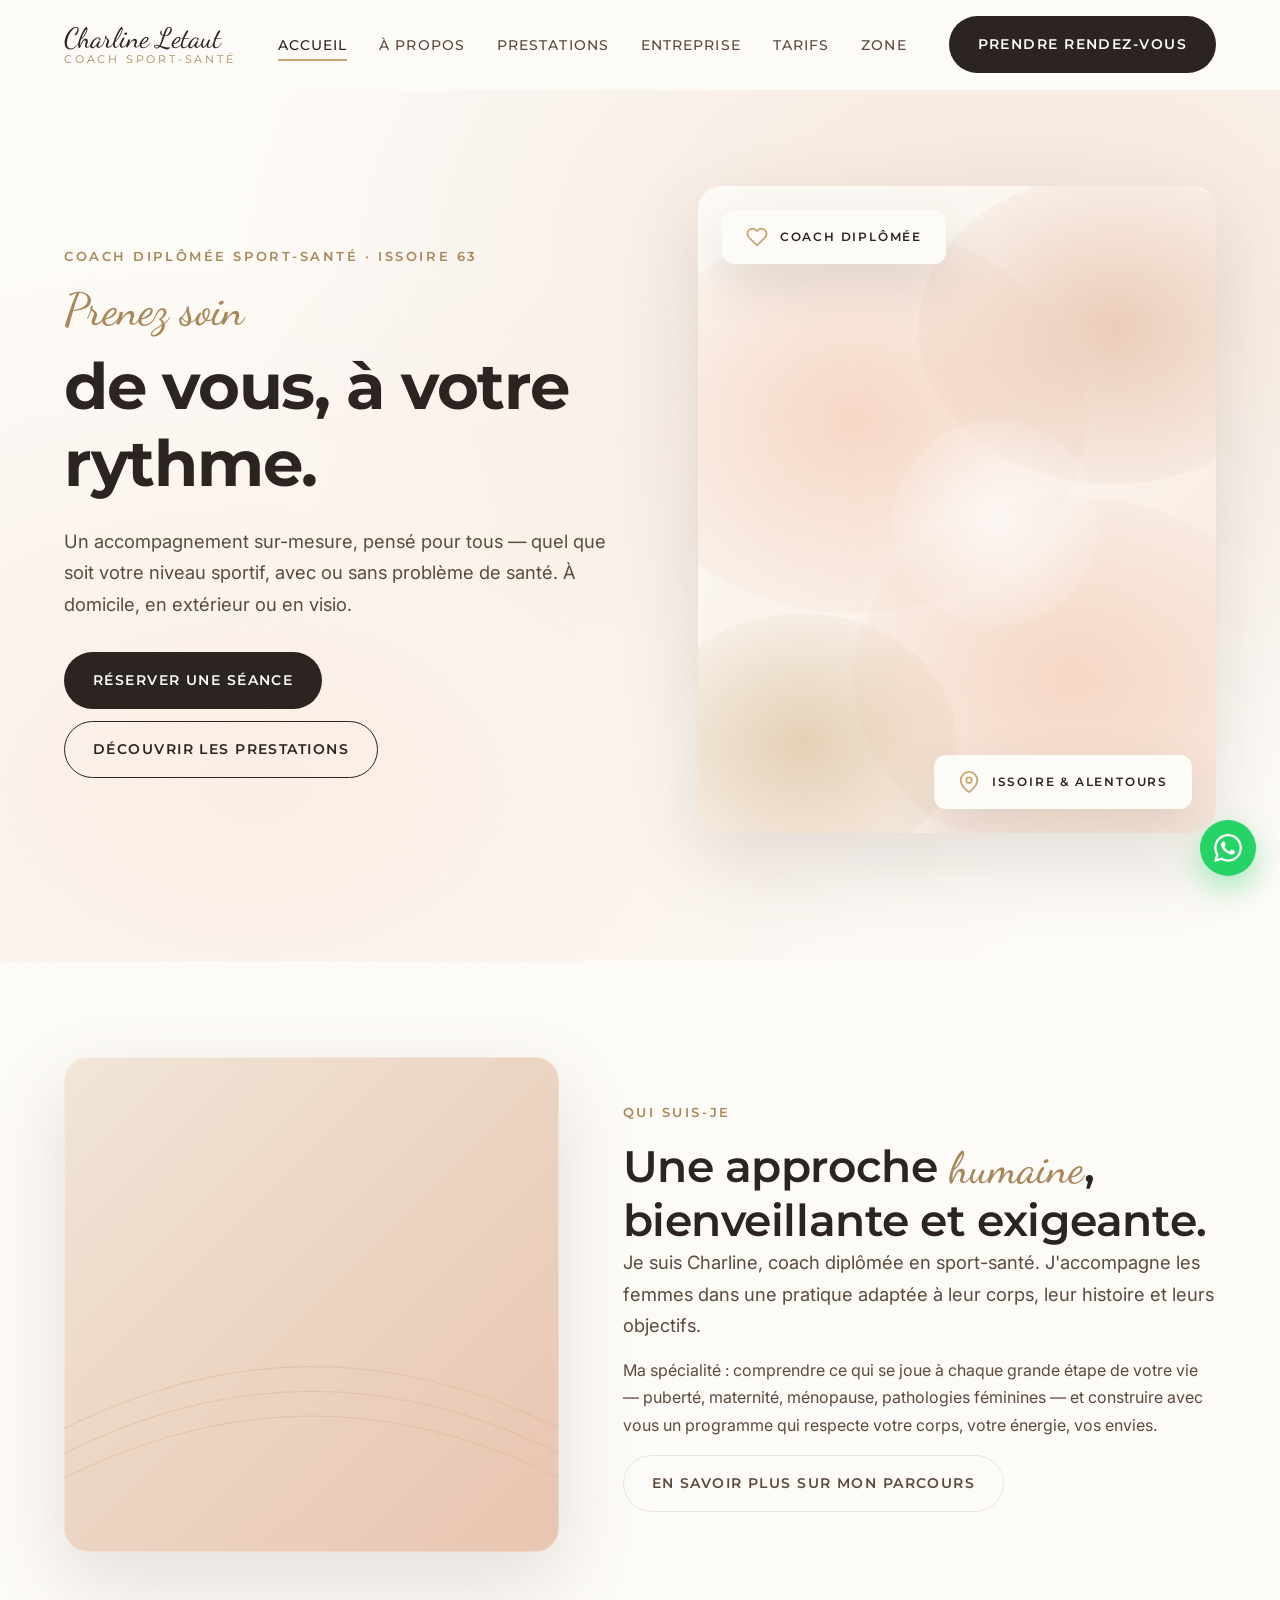
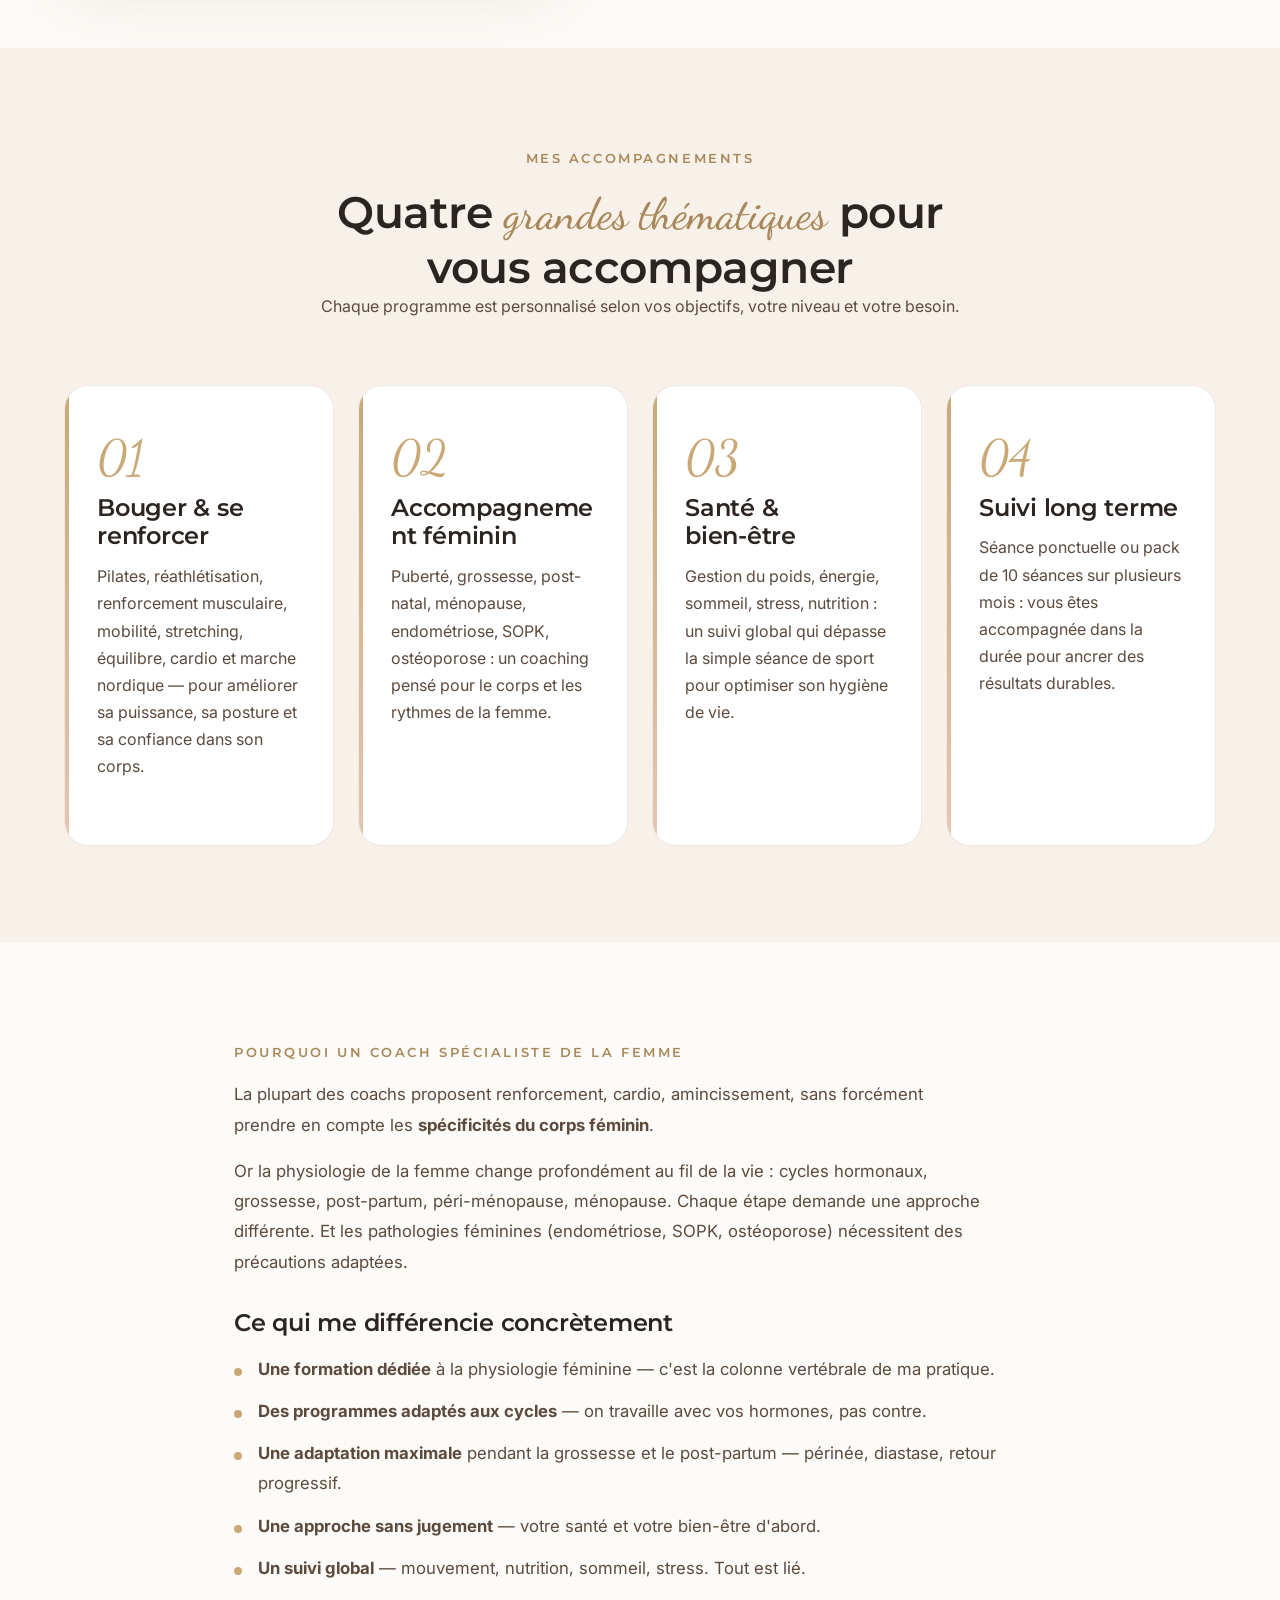
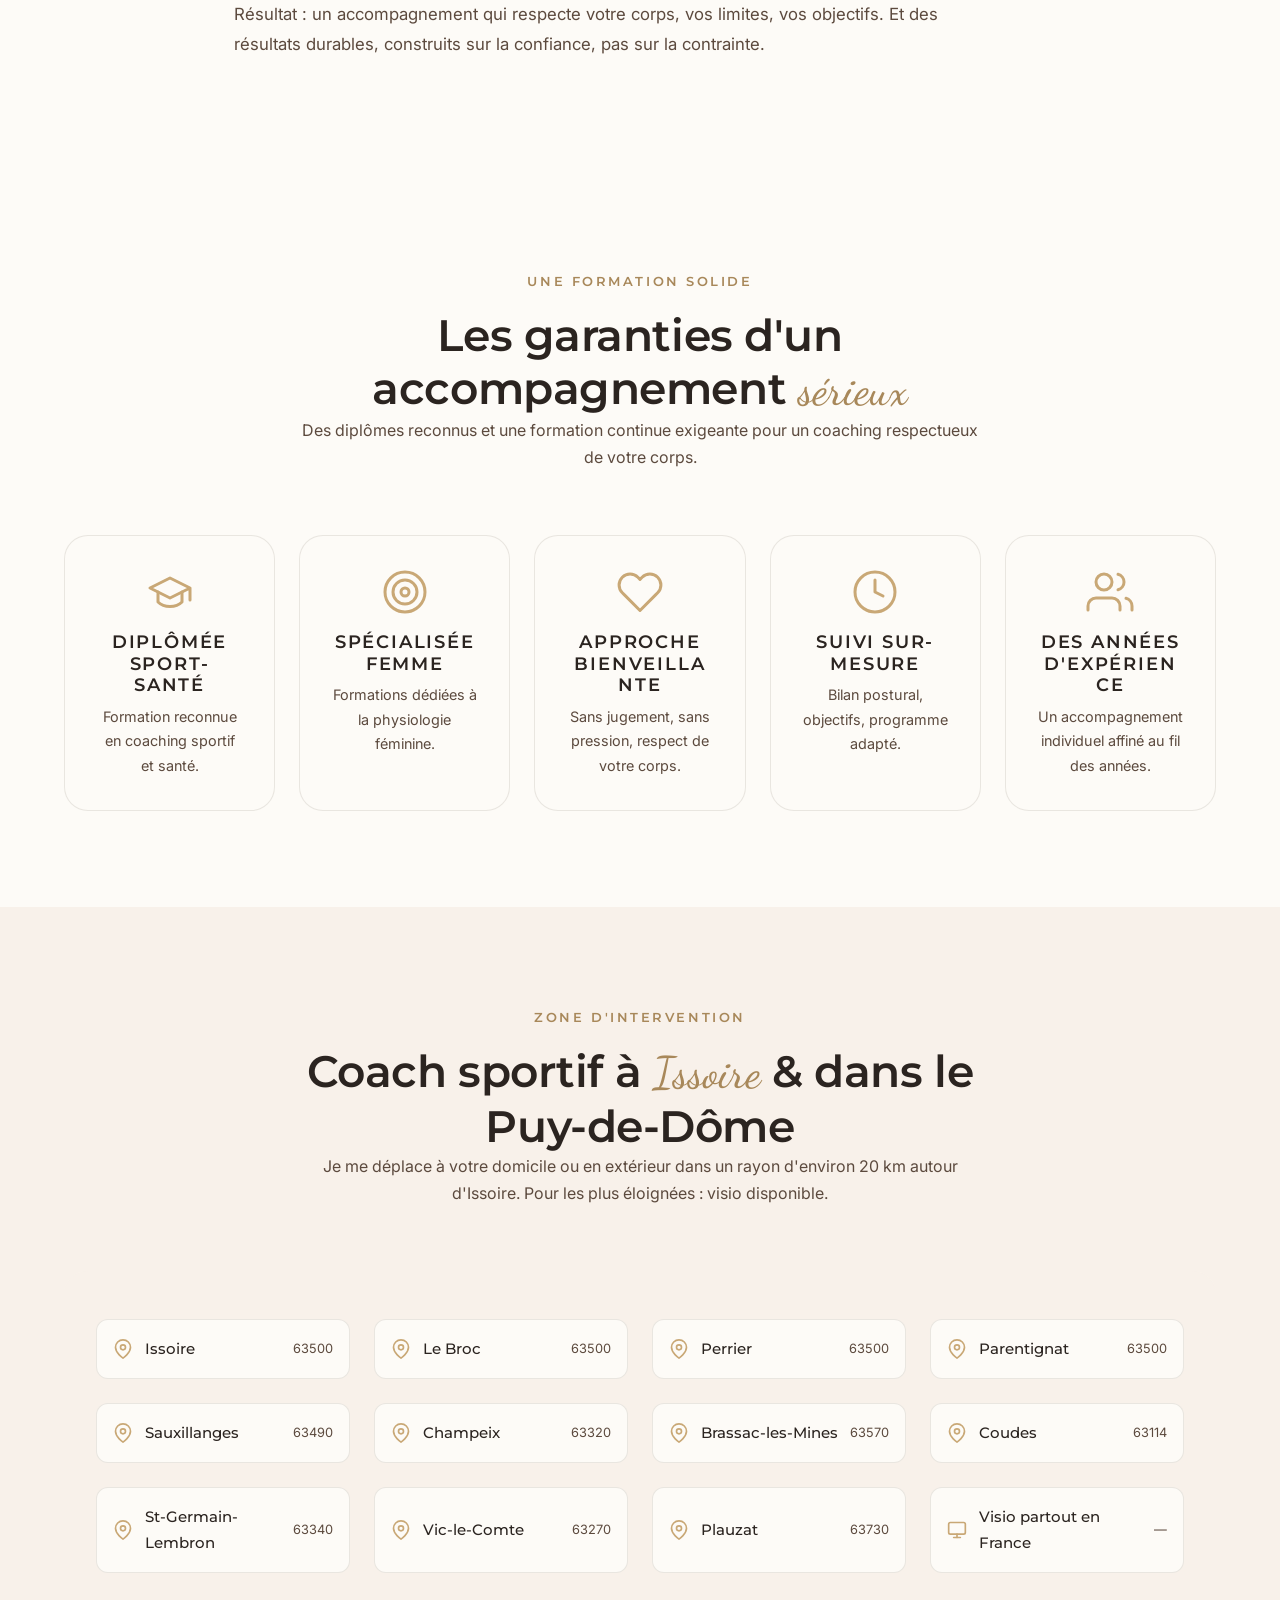
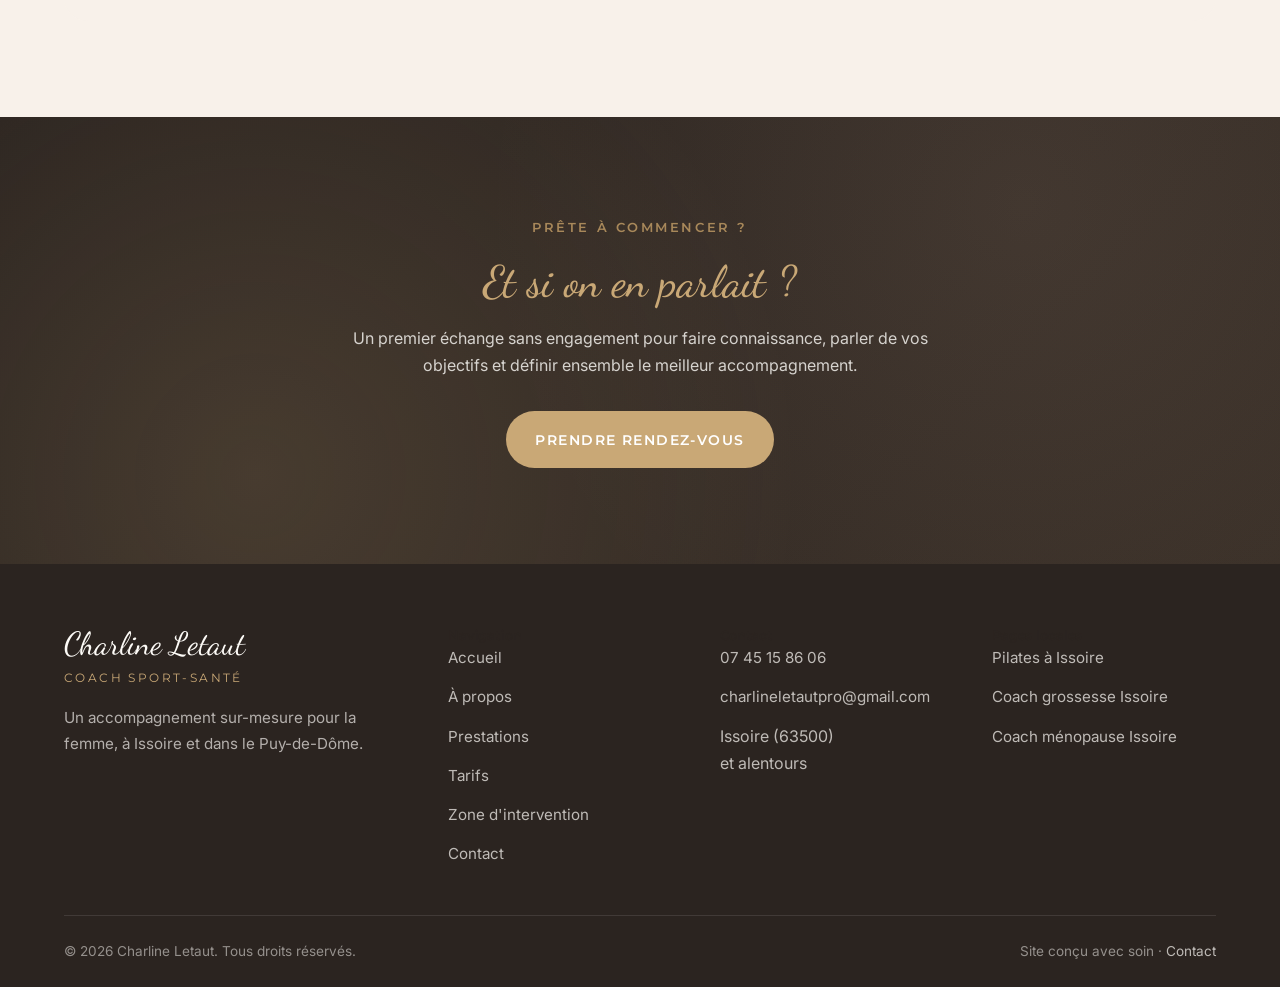
<file: index.html>
<!DOCTYPE html>
<html lang="fr">
<head>
  <meta charset="UTF-8" />
  <meta name="viewport" content="width=device-width, initial-scale=1.0" />
  <meta http-equiv="Cache-Control" content="no-cache, must-revalidate" />
  <meta name="theme-color" content="#FDFBF7" />

  <title>Charline Letaut — Coach sport-santé femme à Issoire (63) | Pilates, grossesse, ménopause</title>
  <meta name="description" content="Coach diplômée en sport-santé à Issoire (63500). Accompagnement sur-mesure pour la femme : pilates, grossesse, ménopause, endométriose, SOPK. Séances à domicile, extérieur ou visio." />
  <meta name="keywords" content="coach sportif Issoire, coach sport-santé Issoire, coach femme Issoire, pilates Issoire, coach grossesse Issoire, coach ménopause Issoire, coach sportif Puy-de-Dôme, coach à domicile Issoire" />
  <meta name="author" content="Charline Letaut" />
  <meta name="robots" content="index, follow" />
  <link rel="canonical" href="https://charline-letaut.fr/" />

  <!-- Open Graph -->
  <meta property="og:type" content="website" />
  <meta property="og:locale" content="fr_FR" />
  <meta property="og:url" content="https://charline-letaut.fr/" />
  <meta property="og:title" content="Charline Letaut — Coach sport-santé femme à Issoire (63)" />
  <meta property="og:description" content="Accompagnement sur-mesure de la femme : pilates, grossesse, ménopause, endométriose, SOPK. Séances à domicile, extérieur ou visio." />
  <meta property="og:image" content="https://charline-letaut.fr/assets/og-image.jpg" />
  <meta property="og:site_name" content="Charline Letaut Coaching" />

  <!-- Twitter -->
  <meta name="twitter:card" content="summary_large_image" />
  <meta name="twitter:title" content="Charline Letaut — Coach sport-santé femme à Issoire (63)" />
  <meta name="twitter:description" content="Accompagnement sur-mesure de la femme. Séances à domicile, extérieur ou visio." />
  <meta name="twitter:image" content="https://charline-letaut.fr/assets/og-image.jpg" />

  <!-- Favicons -->
  <link rel="icon" type="image/svg+xml" href="assets/favicon.svg?v=32" />
  <link rel="apple-touch-icon" href="assets/apple-touch-icon.png" />
  <link rel="manifest" href="assets/site.webmanifest?v=32" />

  <!-- Fonts -->
  <link rel="preconnect" href="https://fonts.googleapis.com" />
  <link rel="preconnect" href="https://fonts.gstatic.com" crossorigin />
  <link href="https://fonts.googleapis.com/css2?family=Dancing+Script:wght@500;600&family=Inter:wght@400;500;600&family=Montserrat:wght@400;500;600;700&display=swap" rel="stylesheet" />

  <link rel="stylesheet" href="css/style.css?v=32" />

  <!-- PLAUSIBLE SCRIPT HERE -->
  <!-- <script defer data-domain="charline-letaut.fr" src="https://plausible.io/js/script.js"></script> -->

  <!-- GA4 PLACEHOLDER -->
  <!-- <script async src="https://www.googletagmanager.com/gtag/js?id=G-XXXXXXX"></script> -->

  <!-- Schema.org : LocalBusiness -->
  <script type="application/ld+json">
  {
    "@context": "https://schema.org",
    "@type": "HealthAndBeautyBusiness",
    "@id": "https://charline-letaut.fr/#business",
    "name": "Charline Letaut — Coach sport-santé",
    "alternateName": "Charline Letaut Coaching",
    "description": "Coach diplômée en sport-santé spécialisée dans l'accompagnement de la femme à Issoire et alentours.",
    "url": "https://charline-letaut.fr/",
    "telephone": "+33745158606",
    "email": "charlineletautpro@gmail.com",
    "image": "https://charline-letaut.fr/assets/og-image.jpg",
    "priceRange": "€€",
    "address": {
      "@type": "PostalAddress",
      "addressLocality": "Issoire",
      "postalCode": "63500",
      "addressRegion": "Auvergne-Rhône-Alpes",
      "addressCountry": "FR"
    },
    "geo": {
      "@type": "GeoCoordinates",
      "latitude": 45.5437,
      "longitude": 3.2489
    },
    "areaServed": [
      { "@type": "City", "name": "Issoire" },
      { "@type": "City", "name": "Le Broc" },
      { "@type": "City", "name": "Perrier" },
      { "@type": "City", "name": "Parentignat" },
      { "@type": "City", "name": "Sauxillanges" },
      { "@type": "City", "name": "Champeix" },
      { "@type": "City", "name": "Brassac-les-Mines" },
      { "@type": "City", "name": "Coudes" },
      { "@type": "City", "name": "Saint-Germain-Lembron" },
      { "@type": "City", "name": "Vic-le-Comte" },
      { "@type": "City", "name": "Plauzat" }
    ],
    "openingHoursSpecification": [
      {
        "@type": "OpeningHoursSpecification",
        "dayOfWeek": ["Monday", "Tuesday", "Wednesday", "Thursday", "Friday"],
        "opens": "08:00",
        "closes": "19:00"
      },
      {
        "@type": "OpeningHoursSpecification",
        "dayOfWeek": "Saturday",
        "opens": "09:00",
        "closes": "13:00"
      }
    ],
    "sameAs": []
  }
  </script>
</head>
<body>
  <a class="skip-link" href="#main">Aller au contenu</a>

  <!-- ===================== HEADER ===================== -->
  <header class="site-header" role="banner">
    <div class="container">
      <nav class="nav" aria-label="Navigation principale">
        <a href="index.html" class="nav__brand" aria-label="Retour à l'accueil">
          <span class="nav__brand-name">Charline Letaut</span>
          <span class="nav__brand-role">Coach sport-santé</span>
        </a>
        <ul class="nav__menu">
          <li><a href="index.html" class="nav__link" data-nav="index.html">Accueil</a></li>
          <li><a href="a-propos.html" class="nav__link" data-nav="a-propos.html">À propos</a></li>
          <li><a href="prestations.html" class="nav__link" data-nav="prestations.html">Prestations</a></li>
          <li><a href="entreprise.html" class="nav__link" data-nav="entreprise.html">Entreprise</a></li>
          <li><a href="tarifs.html" class="nav__link" data-nav="tarifs.html">Tarifs</a></li>
          <li><a href="zone-intervention.html" class="nav__link" data-nav="zone-intervention.html">Zone</a></li>
        </ul>
        <a href="contact.html" class="btn btn--primary nav__cta">Prendre rendez-vous</a>
        <button class="nav__toggle" aria-expanded="false" aria-label="Ouvrir le menu" aria-controls="mobile-menu">
          <span></span><span></span><span></span>
        </button>
      </nav>
    </div>
  </header>
    <div class="nav__mobile" id="mobile-menu">
      <a href="index.html" class="nav__link" data-nav="index.html">Accueil</a>
      <a href="a-propos.html" class="nav__link" data-nav="a-propos.html">À propos</a>
      <a href="prestations.html" class="nav__link" data-nav="prestations.html">Prestations</a>
      <a href="entreprise.html" class="nav__link" data-nav="entreprise.html">Entreprise</a>
      <a href="tarifs.html" class="nav__link" data-nav="tarifs.html">Tarifs</a>
      <a href="zone-intervention.html" class="nav__link" data-nav="zone-intervention.html">Zone d'intervention</a>
      <a href="contact.html" class="nav__link" data-nav="contact.html">Contact</a>
      <a href="contact.html" class="btn btn--primary">Prendre rendez-vous</a>
    </div>
  

  <main id="main">

    <!-- ===================== HERO ===================== -->
    <section class="hero" aria-label="Présentation">
      <div class="container">
        <div class="hero__grid">
          <div class="hero__content reveal">
            <span class="eyebrow">Coach diplômée sport-santé · Issoire 63</span>
            <h1>
              <span class="script">Prenez soin</span>
              de vous, à votre rythme.
            </h1>
            <p class="hero__lead">
              Un accompagnement sur-mesure, pensé pour tous&nbsp;— quel que soit votre niveau sportif, avec ou sans problème de santé. À domicile, en extérieur ou en visio.
            </p>
            <div class="hero__ctas">
              <a href="contact.html" class="btn btn--primary">Réserver une séance</a>
              <a href="prestations.html" class="btn btn--outline">Découvrir les prestations</a>
            </div>
          </div>
          <div class="hero__visual reveal reveal-delay-2" aria-hidden="true">
            <svg class="hero__clouds" viewBox="0 0 400 500" preserveAspectRatio="xMidYMid slice" xmlns="http://www.w3.org/2000/svg" aria-hidden="true">
              <defs>
                <radialGradient id="cloudPeach" cx="50%" cy="50%" r="60%">
                  <stop offset="0%" stop-color="#F5D5C3" stop-opacity="0.95"/>
                  <stop offset="100%" stop-color="#F5D5C3" stop-opacity="0"/>
                </radialGradient>
                <radialGradient id="cloudRose" cx="50%" cy="50%" r="60%">
                  <stop offset="0%" stop-color="#E8C5B0" stop-opacity="0.85"/>
                  <stop offset="100%" stop-color="#E8C5B0" stop-opacity="0"/>
                </radialGradient>
                <radialGradient id="cloudGold" cx="50%" cy="50%" r="60%">
                  <stop offset="0%" stop-color="#C9A876" stop-opacity="0.45"/>
                  <stop offset="100%" stop-color="#C9A876" stop-opacity="0"/>
                </radialGradient>
                <radialGradient id="cloudCream" cx="50%" cy="50%" r="60%">
                  <stop offset="0%" stop-color="#FFFFFF" stop-opacity="0.7"/>
                  <stop offset="100%" stop-color="#FFFFFF" stop-opacity="0"/>
                </radialGradient>
              </defs>
              <g class="hero__cloud hero__cloud--1">
                <ellipse cx="120" cy="180" rx="180" ry="150" fill="url(#cloudPeach)"/>
              </g>
              <g class="hero__cloud hero__cloud--2">
                <ellipse cx="320" cy="110" rx="150" ry="120" fill="url(#cloudRose)"/>
              </g>
              <g class="hero__cloud hero__cloud--3">
                <ellipse cx="290" cy="380" rx="170" ry="140" fill="url(#cloudPeach)"/>
              </g>
              <g class="hero__cloud hero__cloud--4">
                <ellipse cx="80" cy="430" rx="120" ry="100" fill="url(#cloudGold)"/>
              </g>
              <g class="hero__cloud hero__cloud--5">
                <circle cx="230" cy="260" r="80" fill="url(#cloudCream)"/>
              </g>
            </svg>
            <div class="hero__badge hero__badge--top">
              <svg xmlns="http://www.w3.org/2000/svg" viewBox="0 0 24 24" fill="none" stroke="currentColor" stroke-width="2" stroke-linecap="round" stroke-linejoin="round"><path d="M20.84 4.61a5.5 5.5 0 0 0-7.78 0L12 5.67l-1.06-1.06a5.5 5.5 0 0 0-7.78 7.78l1.06 1.06L12 21.23l7.78-7.78 1.06-1.06a5.5 5.5 0 0 0 0-7.78z"/></svg>
              Coach diplômée
            </div>
            <div class="hero__badge hero__badge--bottom">
              <svg xmlns="http://www.w3.org/2000/svg" viewBox="0 0 24 24" fill="none" stroke="currentColor" stroke-width="2" stroke-linecap="round" stroke-linejoin="round"><path d="M21 10c0 7-9 13-9 13s-9-6-9-13a9 9 0 0 1 18 0z"/><circle cx="12" cy="10" r="3"/></svg>
              Issoire &amp; alentours
            </div>
          </div>
        </div>
      </div>
    </section>

    <!-- ===================== INTRO / ABOUT TEASER ===================== -->
    <section class="section">
      <div class="container">
        <div class="about">
          <div class="about__visual reveal" aria-hidden="true"></div>
          <div class="reveal reveal-delay-1">
            <span class="eyebrow">Qui suis-je</span>
            <h2>Une approche <span class="script">humaine</span>, bienveillante et exigeante.</h2>
            <p class="lead">
              Je suis Charline, coach diplômée en sport-santé. J'accompagne les femmes dans une pratique adaptée à leur corps, leur histoire et leurs objectifs.
            </p>
            <p>
              Ma spécialité&nbsp;: comprendre ce qui se joue à chaque grande étape de votre vie — puberté, maternité, ménopause, pathologies féminines — et construire avec vous un programme qui respecte votre corps, votre énergie, vos envies.
            </p>
            <a href="a-propos.html" class="btn btn--ghost">En savoir plus sur mon parcours</a>
          </div>
        </div>
      </div>
    </section>

    <!-- ===================== 4 THÉMATIQUES ===================== -->
    <section class="section section--alt">
      <div class="container">
        <header class="section-header reveal">
          <span class="eyebrow">Mes accompagnements</span>
          <h2>Quatre <span class="script">grandes thématiques</span> pour vous accompagner</h2>
          <p>Chaque programme est personnalisé selon vos objectifs, votre niveau et votre besoin.</p>
        </header>

        <div class="grid grid--4">
          <article class="feature reveal">
            <span class="feature__number">01</span>
            <h3>Bouger &amp; se renforcer</h3>
            <p>Pilates, réathlétisation, renforcement musculaire, mobilité, stretching, équilibre, cardio et marche nordique — pour améliorer sa puissance, sa posture et sa confiance dans son corps.</p>
          </article>
          <article class="feature reveal reveal-delay-1">
            <span class="feature__number">02</span>
            <h3>Accompagnement féminin</h3>
            <p>Puberté, grossesse, post-natal, ménopause, endométriose, SOPK, ostéoporose&nbsp;: un coaching pensé pour le corps et les rythmes de la femme.</p>
          </article>
          <article class="feature reveal reveal-delay-2">
            <span class="feature__number">03</span>
            <h3>Santé &amp; bien-être</h3>
            <p>Gestion du poids, énergie, sommeil, stress, nutrition&nbsp;: un suivi global qui dépasse la simple séance de sport pour optimiser son hygiène de vie.</p>
          </article>
          <article class="feature reveal reveal-delay-3">
            <span class="feature__number">04</span>
            <h3>Suivi long terme</h3>
            <p>Séance ponctuelle ou pack de 10 séances sur plusieurs mois&nbsp;: vous êtes accompagnée dans la durée pour ancrer des résultats durables.</p>
          </article>
        </div>
      </div>
    </section>

    <!-- ===================== POURQUOI UN COACH SPÉCIALISÉ FEMME ===================== -->
    <section class="section">
      <div class="container container-narrow">
        <div class="reveal prose">
          <span class="eyebrow">Pourquoi un coach Spécialiste de la femme</span>
          <p class="lead">La plupart des coachs proposent renforcement, cardio, amincissement, sans forcément prendre en compte les <strong>spécificités du corps féminin</strong>.</p>
          <p>Or la physiologie de la femme change profondément au fil de la vie&nbsp;: cycles hormonaux, grossesse, post-partum, péri-ménopause, ménopause. Chaque étape demande une approche différente. Et les pathologies féminines (endométriose, SOPK, ostéoporose) nécessitent des précautions adaptées.</p>
          <h3>Ce qui me différencie concrètement</h3>
          <ul>
            <li><strong>Une formation dédiée</strong> à la physiologie féminine — c'est la colonne vertébrale de ma pratique.</li>
            <li><strong>Des programmes adaptés aux cycles</strong> — on travaille avec vos hormones, pas contre.</li>
            <li><strong>Une adaptation maximale</strong> pendant la grossesse et le post-partum — périnée, diastase, retour progressif.</li>
            <li><strong>Une approche sans jugement</strong> — votre santé et votre bien-être d'abord.</li>
            <li><strong>Un suivi global</strong> — mouvement, nutrition, sommeil, stress. Tout est lié.</li>
          </ul>
          <p>Résultat&nbsp;: un accompagnement qui respecte votre corps, vos limites, vos objectifs. Et des résultats durables, construits sur la confiance, pas sur la contrainte.</p>
        </div>
      </div>
    </section>

    <!-- ===================== CREDENTIALS ===================== -->
    <section class="section">
      <div class="container">
        <header class="section-header reveal">
          <span class="eyebrow">Une formation solide</span>
          <h2>Les garanties d'un accompagnement <span class="script">sérieux</span></h2>
          <p>Des diplômes reconnus et une formation continue exigeante pour un coaching respectueux de votre corps.</p>
        </header>

        <div class="credentials">
          <div class="credential reveal">
            <svg class="credential__icon" xmlns="http://www.w3.org/2000/svg" viewBox="0 0 24 24" fill="none" stroke="currentColor" stroke-width="1.5" stroke-linecap="round" stroke-linejoin="round"><path d="M22 10v6M2 10l10-5 10 5-10 5z"/><path d="M6 12v5c3 3 9 3 12 0v-5"/></svg>
            <h4>Diplômée sport-santé</h4>
            <p>Formation reconnue en coaching sportif et santé.</p>
          </div>
          <div class="credential reveal reveal-delay-1">
            <svg class="credential__icon" xmlns="http://www.w3.org/2000/svg" viewBox="0 0 24 24" fill="none" stroke="currentColor" stroke-width="1.5" stroke-linecap="round" stroke-linejoin="round"><circle cx="12" cy="12" r="10"/><circle cx="12" cy="12" r="6"/><circle cx="12" cy="12" r="2"/></svg>
            <h4>Spécialisée femme</h4>
            <p>Formations dédiées à la physiologie féminine.</p>
          </div>
          <div class="credential reveal reveal-delay-2">
            <svg class="credential__icon" xmlns="http://www.w3.org/2000/svg" viewBox="0 0 24 24" fill="none" stroke="currentColor" stroke-width="1.5" stroke-linecap="round" stroke-linejoin="round"><path d="M20.84 4.61a5.5 5.5 0 0 0-7.78 0L12 5.67l-1.06-1.06a5.5 5.5 0 0 0-7.78 7.78l1.06 1.06L12 21.23l7.78-7.78 1.06-1.06a5.5 5.5 0 0 0 0-7.78z"/></svg>
            <h4>Approche bienveillante</h4>
            <p>Sans jugement, sans pression, respect de votre corps.</p>
          </div>
          <div class="credential reveal reveal-delay-3">
            <svg class="credential__icon" xmlns="http://www.w3.org/2000/svg" viewBox="0 0 24 24" fill="none" stroke="currentColor" stroke-width="1.5" stroke-linecap="round" stroke-linejoin="round"><circle cx="12" cy="12" r="10"/><polyline points="12 6 12 12 16 14"/></svg>
            <h4>Suivi sur-mesure</h4>
            <p>Bilan postural, objectifs, programme adapté.</p>
          </div>
          <div class="credential reveal reveal-delay-4">
            <svg class="credential__icon" xmlns="http://www.w3.org/2000/svg" viewBox="0 0 24 24" fill="none" stroke="currentColor" stroke-width="1.5" stroke-linecap="round" stroke-linejoin="round"><path d="M17 21v-2a4 4 0 0 0-4-4H5a4 4 0 0 0-4 4v2"/><circle cx="9" cy="7" r="4"/><path d="M23 21v-2a4 4 0 0 0-3-3.87"/><path d="M16 3.13a4 4 0 0 1 0 7.75"/></svg>
            <h4>Des années d'expérience</h4>
            <p>Un accompagnement individuel affiné au fil des années.</p>
          </div>
        </div>
      </div>
    </section>

    <!-- ===================== ZONE INTERVENTION ===================== -->
    <section class="section section--alt">
      <div class="container">
        <header class="section-header reveal">
          <span class="eyebrow">Zone d'intervention</span>
          <h2>Coach sportif à <span class="script">Issoire</span> &amp; dans le Puy-de-Dôme</h2>
          <p>Je me déplace à votre domicile ou en extérieur dans un rayon d'environ 20 km autour d'Issoire. Pour les plus éloignées&nbsp;: visio disponible.</p>
        </header>

        <div class="zone reveal">
          <ul class="zone__grid">
            <li class="zone__item"><svg xmlns="http://www.w3.org/2000/svg" viewBox="0 0 24 24" fill="none" stroke="currentColor" stroke-width="2" stroke-linecap="round" stroke-linejoin="round"><path d="M21 10c0 7-9 13-9 13s-9-6-9-13a9 9 0 0 1 18 0z"/><circle cx="12" cy="10" r="3"/></svg><span class="zone__item-name">Issoire</span><span class="zone__item-postal">63500</span></li>
            <li class="zone__item"><svg xmlns="http://www.w3.org/2000/svg" viewBox="0 0 24 24" fill="none" stroke="currentColor" stroke-width="2" stroke-linecap="round" stroke-linejoin="round"><path d="M21 10c0 7-9 13-9 13s-9-6-9-13a9 9 0 0 1 18 0z"/><circle cx="12" cy="10" r="3"/></svg><span class="zone__item-name">Le Broc</span><span class="zone__item-postal">63500</span></li>
            <li class="zone__item"><svg xmlns="http://www.w3.org/2000/svg" viewBox="0 0 24 24" fill="none" stroke="currentColor" stroke-width="2" stroke-linecap="round" stroke-linejoin="round"><path d="M21 10c0 7-9 13-9 13s-9-6-9-13a9 9 0 0 1 18 0z"/><circle cx="12" cy="10" r="3"/></svg><span class="zone__item-name">Perrier</span><span class="zone__item-postal">63500</span></li>
            <li class="zone__item"><svg xmlns="http://www.w3.org/2000/svg" viewBox="0 0 24 24" fill="none" stroke="currentColor" stroke-width="2" stroke-linecap="round" stroke-linejoin="round"><path d="M21 10c0 7-9 13-9 13s-9-6-9-13a9 9 0 0 1 18 0z"/><circle cx="12" cy="10" r="3"/></svg><span class="zone__item-name">Parentignat</span><span class="zone__item-postal">63500</span></li>
            <li class="zone__item"><svg xmlns="http://www.w3.org/2000/svg" viewBox="0 0 24 24" fill="none" stroke="currentColor" stroke-width="2" stroke-linecap="round" stroke-linejoin="round"><path d="M21 10c0 7-9 13-9 13s-9-6-9-13a9 9 0 0 1 18 0z"/><circle cx="12" cy="10" r="3"/></svg><span class="zone__item-name">Sauxillanges</span><span class="zone__item-postal">63490</span></li>
            <li class="zone__item"><svg xmlns="http://www.w3.org/2000/svg" viewBox="0 0 24 24" fill="none" stroke="currentColor" stroke-width="2" stroke-linecap="round" stroke-linejoin="round"><path d="M21 10c0 7-9 13-9 13s-9-6-9-13a9 9 0 0 1 18 0z"/><circle cx="12" cy="10" r="3"/></svg><span class="zone__item-name">Champeix</span><span class="zone__item-postal">63320</span></li>
            <li class="zone__item"><svg xmlns="http://www.w3.org/2000/svg" viewBox="0 0 24 24" fill="none" stroke="currentColor" stroke-width="2" stroke-linecap="round" stroke-linejoin="round"><path d="M21 10c0 7-9 13-9 13s-9-6-9-13a9 9 0 0 1 18 0z"/><circle cx="12" cy="10" r="3"/></svg><span class="zone__item-name">Brassac-les-Mines</span><span class="zone__item-postal">63570</span></li>
            <li class="zone__item"><svg xmlns="http://www.w3.org/2000/svg" viewBox="0 0 24 24" fill="none" stroke="currentColor" stroke-width="2" stroke-linecap="round" stroke-linejoin="round"><path d="M21 10c0 7-9 13-9 13s-9-6-9-13a9 9 0 0 1 18 0z"/><circle cx="12" cy="10" r="3"/></svg><span class="zone__item-name">Coudes</span><span class="zone__item-postal">63114</span></li>
            <li class="zone__item"><svg xmlns="http://www.w3.org/2000/svg" viewBox="0 0 24 24" fill="none" stroke="currentColor" stroke-width="2" stroke-linecap="round" stroke-linejoin="round"><path d="M21 10c0 7-9 13-9 13s-9-6-9-13a9 9 0 0 1 18 0z"/><circle cx="12" cy="10" r="3"/></svg><span class="zone__item-name">St-Germain-Lembron</span><span class="zone__item-postal">63340</span></li>
            <li class="zone__item"><svg xmlns="http://www.w3.org/2000/svg" viewBox="0 0 24 24" fill="none" stroke="currentColor" stroke-width="2" stroke-linecap="round" stroke-linejoin="round"><path d="M21 10c0 7-9 13-9 13s-9-6-9-13a9 9 0 0 1 18 0z"/><circle cx="12" cy="10" r="3"/></svg><span class="zone__item-name">Vic-le-Comte</span><span class="zone__item-postal">63270</span></li>
            <li class="zone__item"><svg xmlns="http://www.w3.org/2000/svg" viewBox="0 0 24 24" fill="none" stroke="currentColor" stroke-width="2" stroke-linecap="round" stroke-linejoin="round"><path d="M21 10c0 7-9 13-9 13s-9-6-9-13a9 9 0 0 1 18 0z"/><circle cx="12" cy="10" r="3"/></svg><span class="zone__item-name">Plauzat</span><span class="zone__item-postal">63730</span></li>
            <li class="zone__item"><svg xmlns="http://www.w3.org/2000/svg" viewBox="0 0 24 24" fill="none" stroke="currentColor" stroke-width="2" stroke-linecap="round" stroke-linejoin="round"><rect x="2" y="3" width="20" height="14" rx="2" ry="2"/><line x1="8" y1="21" x2="16" y2="21"/><line x1="12" y1="17" x2="12" y2="21"/></svg><span class="zone__item-name">Visio partout en France</span><span class="zone__item-postal">—</span></li>
          </ul>
        </div>
      </div>
    </section>

    <!-- ===================== CTA FINAL ===================== -->
    <section class="cta-banner">
      <div class="container">
        <span class="eyebrow">Prête à commencer&nbsp;?</span>
        <h2><span class="script">Et si on en parlait&nbsp;?</span></h2>
        <p>Un premier échange sans engagement pour faire connaissance, parler de vos objectifs et définir ensemble le meilleur accompagnement.</p>
        <a href="contact.html" class="btn btn--primary">Prendre rendez-vous</a>
      </div>
    </section>

  </main>

  <!-- ===================== FOOTER ===================== -->
  <footer class="site-footer" role="contentinfo">
    <div class="container">
      <div class="footer__grid">
        <div>
          <div class="footer__brand-name">Charline Letaut</div>
          <div class="footer__brand-role">Coach sport-santé</div>
          <p class="footer__tagline">Un accompagnement sur-mesure pour la femme, à Issoire et dans le Puy-de-Dôme.</p>
        </div>
        <div>
          <h5>Navigation</h5>
          <ul class="footer__list">
            <li><a href="index.html">Accueil</a></li>
            <li><a href="a-propos.html">À propos</a></li>
            <li><a href="prestations.html">Prestations</a></li>
            <li><a href="tarifs.html">Tarifs</a></li>
            <li><a href="zone-intervention.html">Zone d'intervention</a></li>
            <li><a href="contact.html">Contact</a></li>
          </ul>
        </div>
        <div>
          <h5>Contact</h5>
          <ul class="footer__list">
            <li><a href="tel:+33745158606">07 45 15 86 06</a></li>
            <li><a href="mailto:charlineletautpro@gmail.com">charlineletautpro@gmail.com</a></li>
            <li><address style="font-style: normal;">Issoire (63500)<br />et alentours</address></li>
          </ul>
        </div>
        <div>
          <h5>Pages locales</h5>
          <ul class="footer__list">
            <li><a href="pilates-issoire.html">Pilates à Issoire</a></li>
            <li><a href="coach-grossesse-issoire.html">Coach grossesse Issoire</a></li>
            <li><a href="coach-menopause-issoire.html">Coach ménopause Issoire</a></li>
          </ul>
        </div>
      </div>
      <div class="footer__bottom">
        <span>© <span data-year>2026</span> Charline Letaut. Tous droits réservés.</span>
        <span>Site conçu avec soin · <a href="contact.html">Contact</a></span>
      </div>
    </div>
  </footer>

  <a href="https://wa.me/33745158606" class="whatsapp-float" aria-label="Contacter sur WhatsApp" target="_blank" rel="noopener">
    <svg xmlns="http://www.w3.org/2000/svg" viewBox="0 0 24 24" fill="currentColor"><path d="M17.472 14.382c-.297-.149-1.758-.867-2.03-.967-.273-.099-.471-.148-.67.15-.197.297-.767.966-.94 1.164-.173.199-.347.223-.644.075-.297-.15-1.255-.463-2.39-1.475-.883-.788-1.48-1.761-1.653-2.059-.173-.297-.018-.458.13-.606.134-.133.298-.347.446-.52.149-.174.198-.298.298-.497.099-.198.05-.371-.025-.52-.075-.149-.669-1.612-.916-2.207-.242-.579-.487-.5-.669-.51-.173-.008-.371-.01-.57-.01-.198 0-.52.074-.792.372-.272.297-1.04 1.016-1.04 2.479 0 1.462 1.065 2.875 1.213 3.074.149.198 2.096 3.2 5.077 4.487.709.306 1.262.489 1.694.625.712.227 1.36.195 1.871.118.571-.085 1.758-.719 2.006-1.413.248-.694.248-1.289.173-1.413-.074-.124-.272-.198-.57-.347m-5.421 7.403h-.004a9.87 9.87 0 01-5.031-1.378l-.361-.214-3.741.982.998-3.648-.235-.374a9.86 9.86 0 01-1.51-5.26c.001-5.45 4.436-9.884 9.888-9.884 2.64 0 5.122 1.03 6.988 2.898a9.825 9.825 0 012.893 6.994c-.003 5.45-4.437 9.884-9.885 9.884m8.413-18.297A11.815 11.815 0 0012.05 0C5.495 0 .16 5.335.157 11.892c0 2.096.547 4.142 1.588 5.945L.057 24l6.305-1.654a11.882 11.882 0 005.683 1.448h.005c6.554 0 11.89-5.335 11.893-11.893a11.821 11.821 0 00-3.48-8.413z"/></svg>
  </a>

  <script src="js/main.js?v=32"></script>
</body>
</html>
</file>
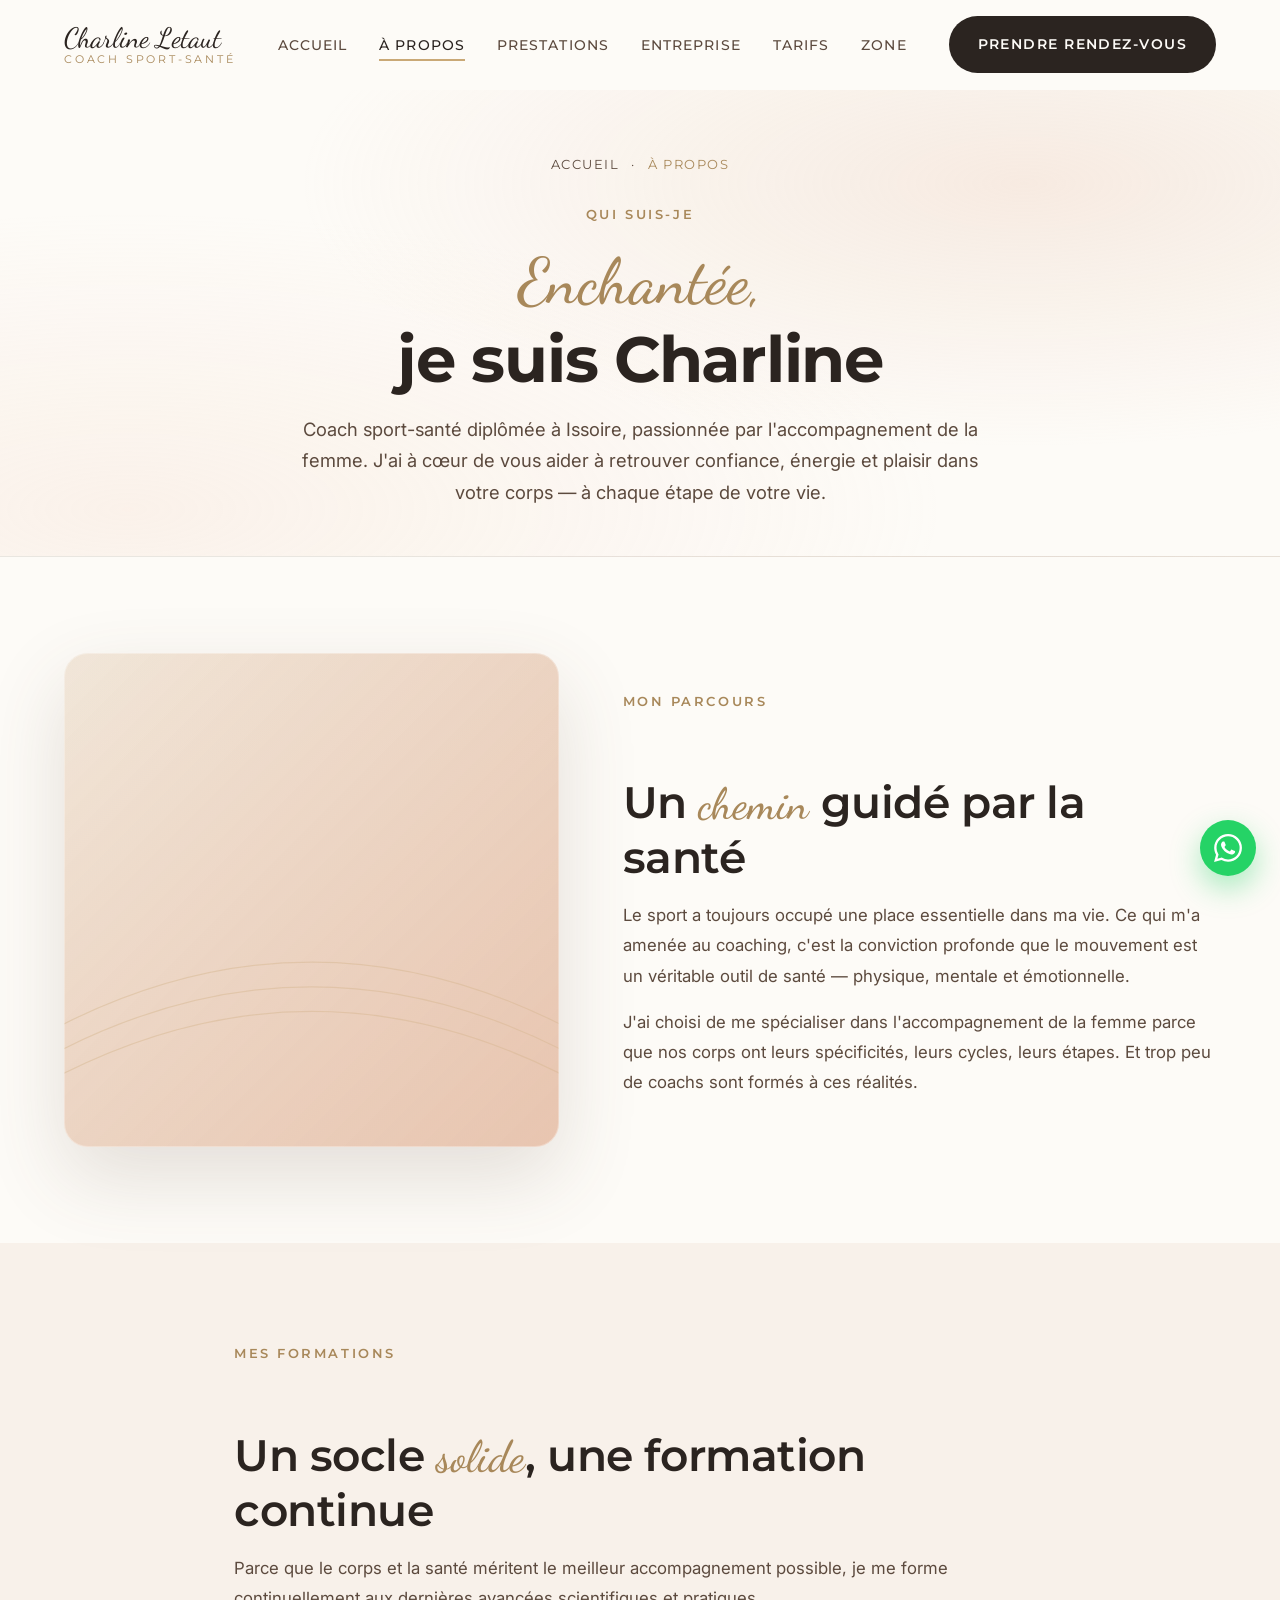
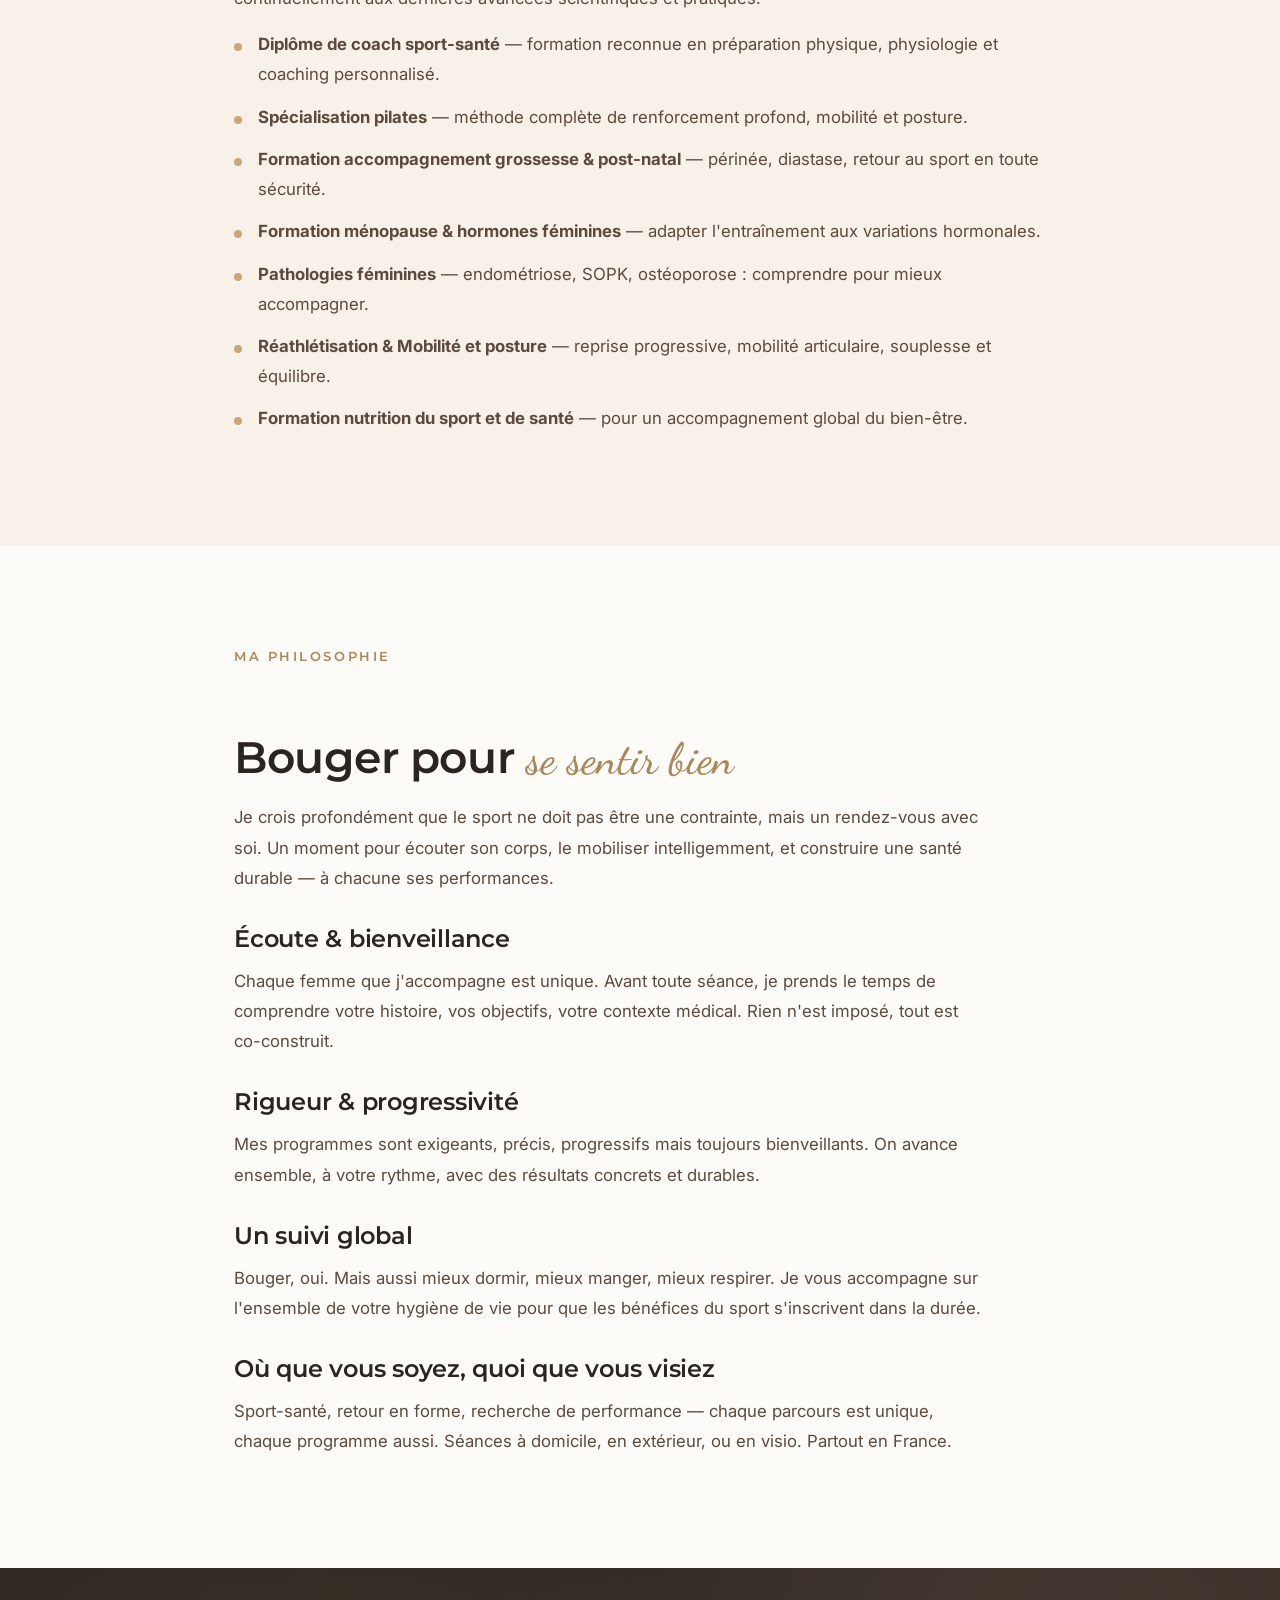
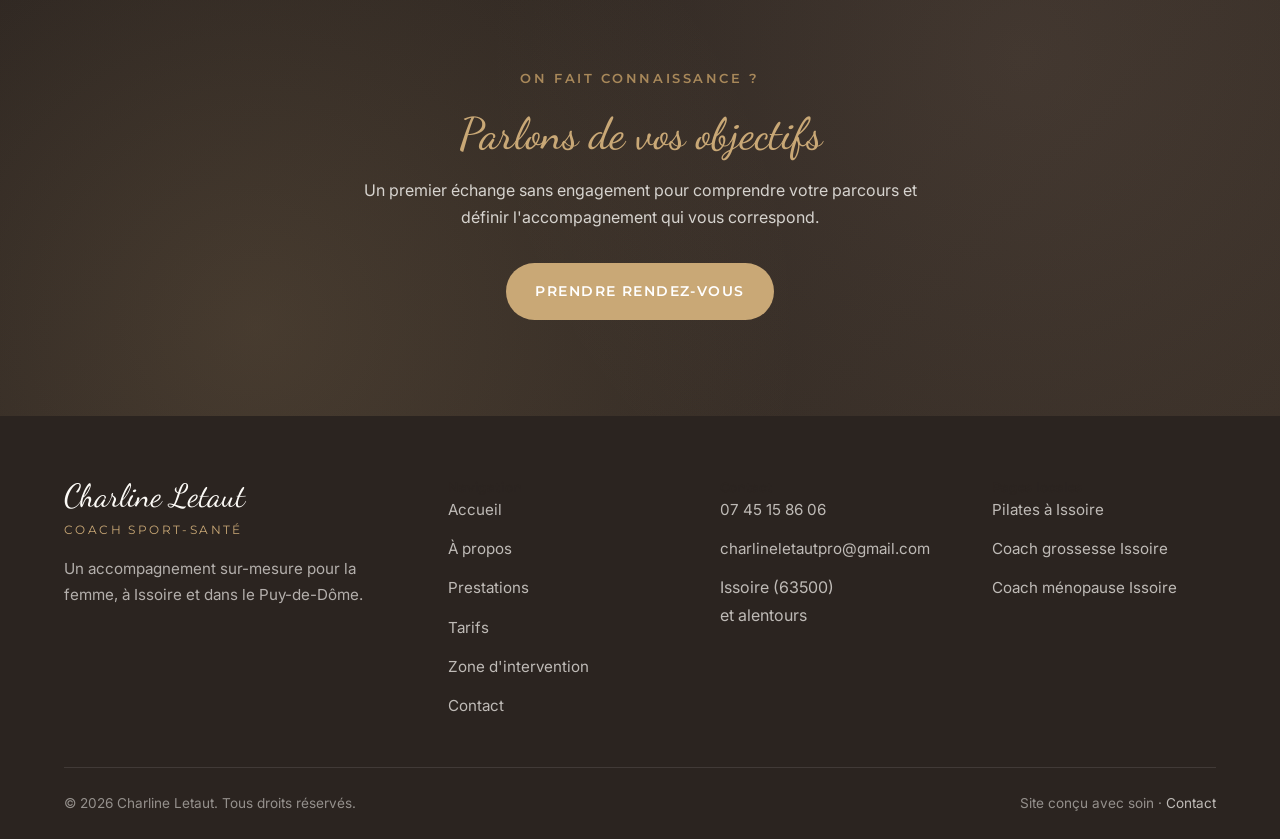
<file: a-propos.html>
<!DOCTYPE html>
<html lang="fr">
<head>
  <meta charset="UTF-8" />
  <meta name="viewport" content="width=device-width, initial-scale=1.0" />
  <meta http-equiv="Cache-Control" content="no-cache, must-revalidate" />
  <meta name="theme-color" content="#FDFBF7" />

  <title>À propos de Charline Letaut — Coach sport-santé femme à Issoire (63)</title>
  <meta name="description" content="Découvrez Charline Letaut, coach sport-santé diplômée à Issoire (63500). Parcours, formations, philosophie d'accompagnement des femmes : grossesse, ménopause, endométriose, SOPK." />
  <meta name="keywords" content="coach sport-santé Issoire, parcours coach Issoire, coach femme Puy-de-Dôme, coach diplômée Issoire, Charline Letaut" />
  <meta name="robots" content="index, follow" />
  <link rel="canonical" href="https://charline-letaut.fr/a-propos.html" />

  <meta property="og:type" content="profile" />
  <meta property="og:locale" content="fr_FR" />
  <meta property="og:url" content="https://charline-letaut.fr/a-propos.html" />
  <meta property="og:title" content="À propos de Charline Letaut — Coach sport-santé à Issoire" />
  <meta property="og:description" content="Parcours, formations et philosophie d'une coach diplômée spécialisée dans l'accompagnement de la femme à Issoire." />
  <meta property="og:image" content="https://charline-letaut.fr/assets/og-image.jpg" />
  <meta name="twitter:card" content="summary_large_image" />

  <link rel="icon" type="image/svg+xml" href="assets/favicon.svg?v=32" />
  <link rel="apple-touch-icon" href="assets/apple-touch-icon.png" />

  <link rel="preconnect" href="https://fonts.googleapis.com" />
  <link rel="preconnect" href="https://fonts.gstatic.com" crossorigin />
  <link href="https://fonts.googleapis.com/css2?family=Dancing+Script:wght@500;600&family=Inter:wght@400;500;600&family=Montserrat:wght@400;500;600;700&display=swap" rel="stylesheet" />

  <link rel="stylesheet" href="css/style.css?v=32" />

  <!-- PLAUSIBLE SCRIPT HERE -->

  <!-- Schema.org : Person -->
  <script type="application/ld+json">
  {
    "@context": "https://schema.org",
    "@type": "Person",
    "name": "Charline Letaut",
    "jobTitle": "Coach sport-santé diplômée",
    "description": "Coach sport-santé diplômée, spécialisée dans l'accompagnement de la femme à Issoire et dans le Puy-de-Dôme.",
    "url": "https://charline-letaut.fr/a-propos.html",
    "telephone": "+33745158606",
    "email": "charlineletautpro@gmail.com",
    "address": {
      "@type": "PostalAddress",
      "addressLocality": "Issoire",
      "postalCode": "63500",
      "addressCountry": "FR"
    },
    "knowsAbout": [
      "Pilates",
      "Réathlétisation",
      "Grossesse",
      "Post-natal",
      "Ménopause",
      "Endométriose",
      "SOPK",
      "Ostéoporose",
      "Marche nordique",
      "Nutrition"
    ],
    "worksFor": {
      "@id": "https://charline-letaut.fr/#business"
    }
  }
  </script>
  <!-- Schema.org : Breadcrumb -->
  <script type="application/ld+json">
  {
    "@context": "https://schema.org",
    "@type": "BreadcrumbList",
    "itemListElement": [
      { "@type": "ListItem", "position": 1, "name": "Accueil", "item": "https://charline-letaut.fr/" },
      { "@type": "ListItem", "position": 2, "name": "À propos", "item": "https://charline-letaut.fr/a-propos.html" }
    ]
  }
  </script>
</head>
<body>
  <a class="skip-link" href="#main">Aller au contenu</a>

  <header class="site-header" role="banner">
    <div class="container">
      <nav class="nav" aria-label="Navigation principale">
        <a href="index.html" class="nav__brand" aria-label="Retour à l'accueil">
          <span class="nav__brand-name">Charline Letaut</span>
          <span class="nav__brand-role">Coach sport-santé</span>
        </a>
        <ul class="nav__menu">
          <li><a href="index.html" class="nav__link" data-nav="index.html">Accueil</a></li>
          <li><a href="a-propos.html" class="nav__link" data-nav="a-propos.html">À propos</a></li>
          <li><a href="prestations.html" class="nav__link" data-nav="prestations.html">Prestations</a></li>
          <li><a href="entreprise.html" class="nav__link" data-nav="entreprise.html">Entreprise</a></li>
          <li><a href="tarifs.html" class="nav__link" data-nav="tarifs.html">Tarifs</a></li>
          <li><a href="zone-intervention.html" class="nav__link" data-nav="zone-intervention.html">Zone</a></li>
        </ul>
        <a href="contact.html" class="btn btn--primary nav__cta">Prendre rendez-vous</a>
        <button class="nav__toggle" aria-expanded="false" aria-label="Ouvrir le menu" aria-controls="mobile-menu"><span></span><span></span><span></span></button>
      </nav>
    </div>
  </header>
    <div class="nav__mobile" id="mobile-menu">
      <a href="index.html" class="nav__link" data-nav="index.html">Accueil</a>
      <a href="a-propos.html" class="nav__link" data-nav="a-propos.html">À propos</a>
      <a href="prestations.html" class="nav__link" data-nav="prestations.html">Prestations</a>
      <a href="entreprise.html" class="nav__link" data-nav="entreprise.html">Entreprise</a>
      <a href="tarifs.html" class="nav__link" data-nav="tarifs.html">Tarifs</a>
      <a href="zone-intervention.html" class="nav__link" data-nav="zone-intervention.html">Zone d'intervention</a>
      <a href="contact.html" class="nav__link" data-nav="contact.html">Contact</a>
      <a href="contact.html" class="btn btn--primary">Prendre rendez-vous</a>
    </div>
  

  <main id="main">
    <section class="page-hero">
      <div class="container">
        <div class="page-hero__content reveal">
          <nav class="breadcrumb" aria-label="Fil d'Ariane">
            <a href="index.html">Accueil</a><span>·</span><span aria-current="page">À propos</span>
          </nav>
          <span class="eyebrow">Qui suis-je</span>
          <h1><span class="script">Enchantée,</span><br />je suis Charline</h1>
          <p class="lead">Coach sport-santé diplômée à Issoire, passionnée par l'accompagnement de la femme. J'ai à cœur de vous aider à retrouver confiance, énergie et plaisir dans votre corps — à chaque étape de votre vie.</p>
        </div>
      </div>
    </section>

    <section class="section">
      <div class="container">
        <div class="about">
          <div class="about__visual reveal" aria-hidden="true"></div>
          <div class="reveal reveal-delay-1 prose">
            <span class="eyebrow">Mon parcours</span>
            <h2>Un <span class="script">chemin</span> guidé par la santé</h2>
            <p>Le sport a toujours occupé une place essentielle dans ma vie. Ce qui m'a amenée au coaching, c'est la conviction profonde que le mouvement est un véritable outil de santé — physique, mentale et émotionnelle.</p>
            <p>J'ai choisi de me spécialiser dans l'accompagnement de la femme parce que nos corps ont leurs spécificités, leurs cycles, leurs étapes. Et trop peu de coachs sont formés à ces réalités.</p>
          </div>
        </div>
      </div>
    </section>

    <section class="section section--alt">
      <div class="container container-narrow">
        <div class="reveal prose">
          <span class="eyebrow">Mes formations</span>
          <h2>Un socle <span class="script">solide</span>, une formation continue</h2>
          <p>Parce que le corps et la santé méritent le meilleur accompagnement possible, je me forme continuellement aux dernières avancées scientifiques et pratiques.</p>
          <ul>
            <li><strong>Diplôme de coach sport-santé</strong> — formation reconnue en préparation physique, physiologie et coaching personnalisé.</li>
            <li><strong>Spécialisation pilates</strong> — méthode complète de renforcement profond, mobilité et posture.</li>
            <li><strong>Formation accompagnement grossesse &amp; post-natal</strong> — périnée, diastase, retour au sport en toute sécurité.</li>
            <li><strong>Formation ménopause &amp; hormones féminines</strong> — adapter l'entraînement aux variations hormonales.</li>
            <li><strong>Pathologies féminines</strong> — endométriose, SOPK, ostéoporose&nbsp;: comprendre pour mieux accompagner.</li>
            <li><strong>Réathlétisation &amp; Mobilité et posture</strong> — reprise progressive, mobilité articulaire, souplesse et équilibre.</li>
            <li><strong>Formation nutrition du sport et de santé</strong> — pour un accompagnement global du bien-être.</li>
          </ul>
        </div>
      </div>
    </section>

    <section class="section">
      <div class="container container-narrow">
        <div class="reveal prose">
          <span class="eyebrow">Ma philosophie</span>
          <h2>Bouger pour <span class="script">se sentir bien</span></h2>
          <p>Je crois profondément que le sport ne doit pas être une contrainte, mais un rendez-vous avec soi. Un moment pour écouter son corps, le mobiliser intelligemment, et construire une santé durable — à chacune ses performances.</p>
          <h3>Écoute &amp; bienveillance</h3>
          <p>Chaque femme que j'accompagne est unique. Avant toute séance, je prends le temps de comprendre votre histoire, vos objectifs, votre contexte médical. Rien n'est imposé, tout est co-construit.</p>
          <h3>Rigueur &amp; progressivité</h3>
          <p>Mes programmes sont exigeants, précis, progressifs mais toujours bienveillants. On avance ensemble, à votre rythme, avec des résultats concrets et durables.</p>
          <h3>Un suivi global</h3>
          <p>Bouger, oui. Mais aussi mieux dormir, mieux manger, mieux respirer. Je vous accompagne sur l'ensemble de votre hygiène de vie pour que les bénéfices du sport s'inscrivent dans la durée.</p>
          <h3>Où que vous soyez, quoi que vous visiez</h3>
          <p>Sport-santé, retour en forme, recherche de performance — chaque parcours est unique, chaque programme aussi. Séances à domicile, en extérieur, ou en visio. Partout en France.</p>
        </div>
      </div>
    </section>

    <section class="cta-banner">
      <div class="container">
        <span class="eyebrow">On fait connaissance&nbsp;?</span>
        <h2><span class="script">Parlons de vos objectifs</span></h2>
        <p>Un premier échange sans engagement pour comprendre votre parcours et définir l'accompagnement qui vous correspond.</p>
        <a href="contact.html" class="btn btn--primary">Prendre rendez-vous</a>
      </div>
    </section>
  </main>

  <footer class="site-footer" role="contentinfo">
    <div class="container">
      <div class="footer__grid">
        <div>
          <div class="footer__brand-name">Charline Letaut</div>
          <div class="footer__brand-role">Coach sport-santé</div>
          <p class="footer__tagline">Un accompagnement sur-mesure pour la femme, à Issoire et dans le Puy-de-Dôme.</p>
        </div>
        <div>
          <h5>Navigation</h5>
          <ul class="footer__list">
            <li><a href="index.html">Accueil</a></li>
            <li><a href="a-propos.html">À propos</a></li>
            <li><a href="prestations.html">Prestations</a></li>
            <li><a href="tarifs.html">Tarifs</a></li>
            <li><a href="zone-intervention.html">Zone d'intervention</a></li>
            <li><a href="contact.html">Contact</a></li>
          </ul>
        </div>
        <div>
          <h5>Contact</h5>
          <ul class="footer__list">
            <li><a href="tel:+33745158606">07 45 15 86 06</a></li>
            <li><a href="mailto:charlineletautpro@gmail.com">charlineletautpro@gmail.com</a></li>
            <li><address style="font-style: normal;">Issoire (63500)<br />et alentours</address></li>
          </ul>
        </div>
        <div>
          <h5>Pages locales</h5>
          <ul class="footer__list">
            <li><a href="pilates-issoire.html">Pilates à Issoire</a></li>
            <li><a href="coach-grossesse-issoire.html">Coach grossesse Issoire</a></li>
            <li><a href="coach-menopause-issoire.html">Coach ménopause Issoire</a></li>
          </ul>
        </div>
      </div>
      <div class="footer__bottom">
        <span>© <span data-year>2026</span> Charline Letaut. Tous droits réservés.</span>
        <span>Site conçu avec soin · <a href="contact.html">Contact</a></span>
      </div>
    </div>
  </footer>

  <a href="https://wa.me/33745158606" class="whatsapp-float" aria-label="Contacter sur WhatsApp" target="_blank" rel="noopener">
    <svg xmlns="http://www.w3.org/2000/svg" viewBox="0 0 24 24" fill="currentColor"><path d="M17.472 14.382c-.297-.149-1.758-.867-2.03-.967-.273-.099-.471-.148-.67.15-.197.297-.767.966-.94 1.164-.173.199-.347.223-.644.075-.297-.15-1.255-.463-2.39-1.475-.883-.788-1.48-1.761-1.653-2.059-.173-.297-.018-.458.13-.606.134-.133.298-.347.446-.52.149-.174.198-.298.298-.497.099-.198.05-.371-.025-.52-.075-.149-.669-1.612-.916-2.207-.242-.579-.487-.5-.669-.51-.173-.008-.371-.01-.57-.01-.198 0-.52.074-.792.372-.272.297-1.04 1.016-1.04 2.479 0 1.462 1.065 2.875 1.213 3.074.149.198 2.096 3.2 5.077 4.487.709.306 1.262.489 1.694.625.712.227 1.36.195 1.871.118.571-.085 1.758-.719 2.006-1.413.248-.694.248-1.289.173-1.413-.074-.124-.272-.198-.57-.347m-5.421 7.403h-.004a9.87 9.87 0 01-5.031-1.378l-.361-.214-3.741.982.998-3.648-.235-.374a9.86 9.86 0 01-1.51-5.26c.001-5.45 4.436-9.884 9.888-9.884 2.64 0 5.122 1.03 6.988 2.898a9.825 9.825 0 012.893 6.994c-.003 5.45-4.437 9.884-9.885 9.884m8.413-18.297A11.815 11.815 0 0012.05 0C5.495 0 .16 5.335.157 11.892c0 2.096.547 4.142 1.588 5.945L.057 24l6.305-1.654a11.882 11.882 0 005.683 1.448h.005c6.554 0 11.89-5.335 11.893-11.893a11.821 11.821 0 00-3.48-8.413z"/></svg>
  </a>

  <script src="js/main.js?v=32"></script>
</body>
</html>
</file>
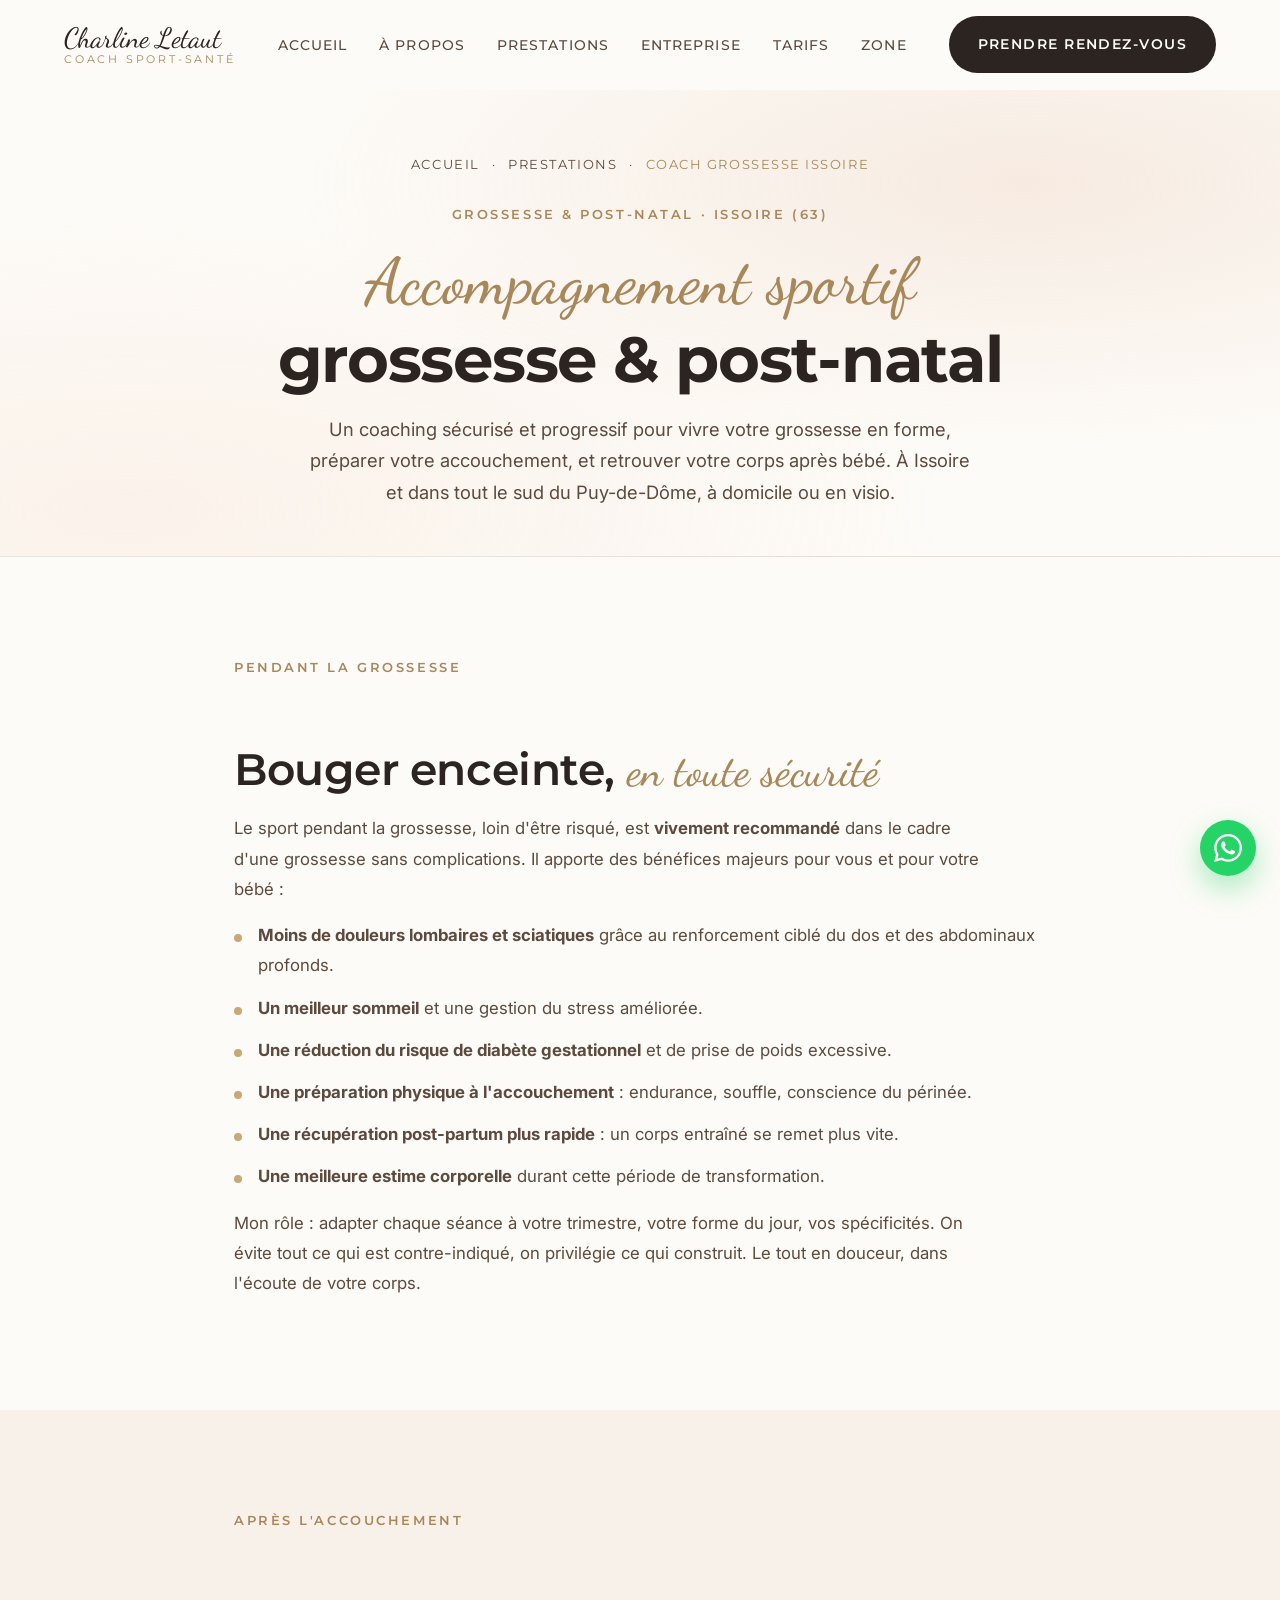
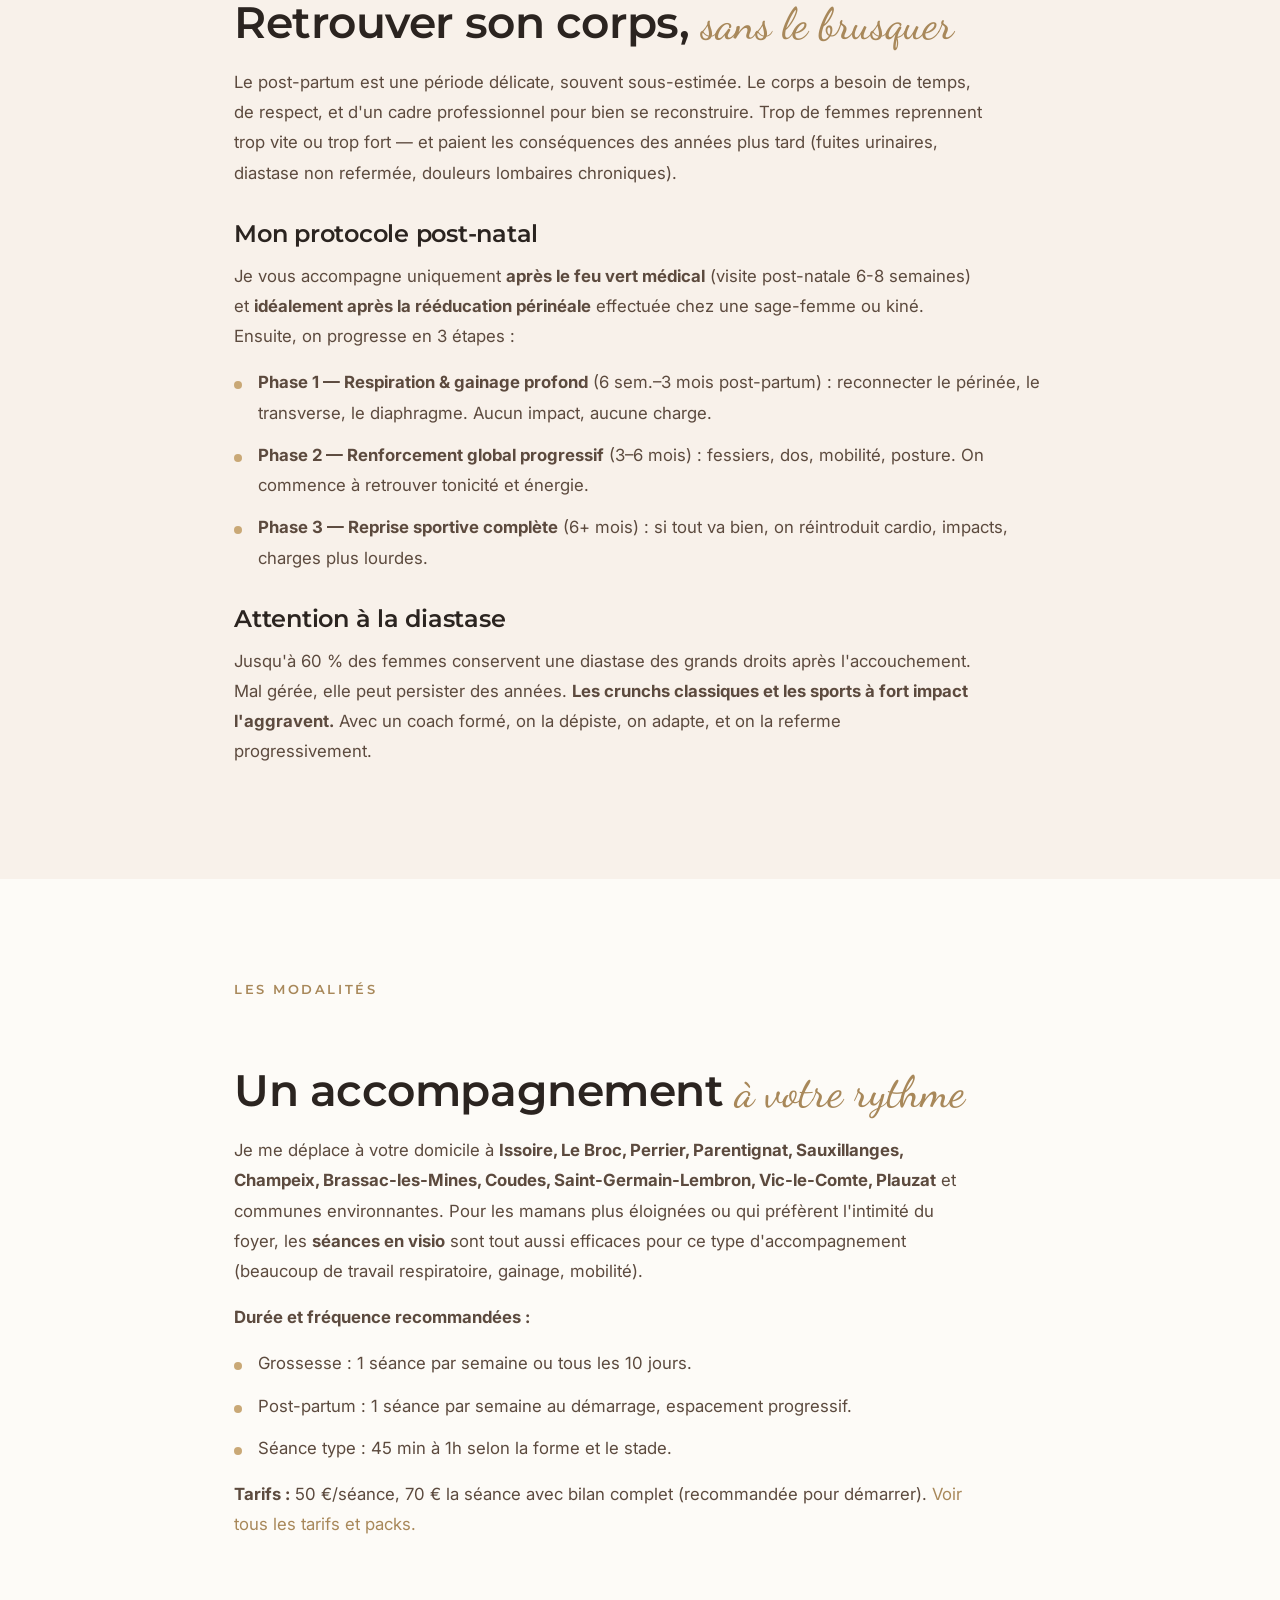
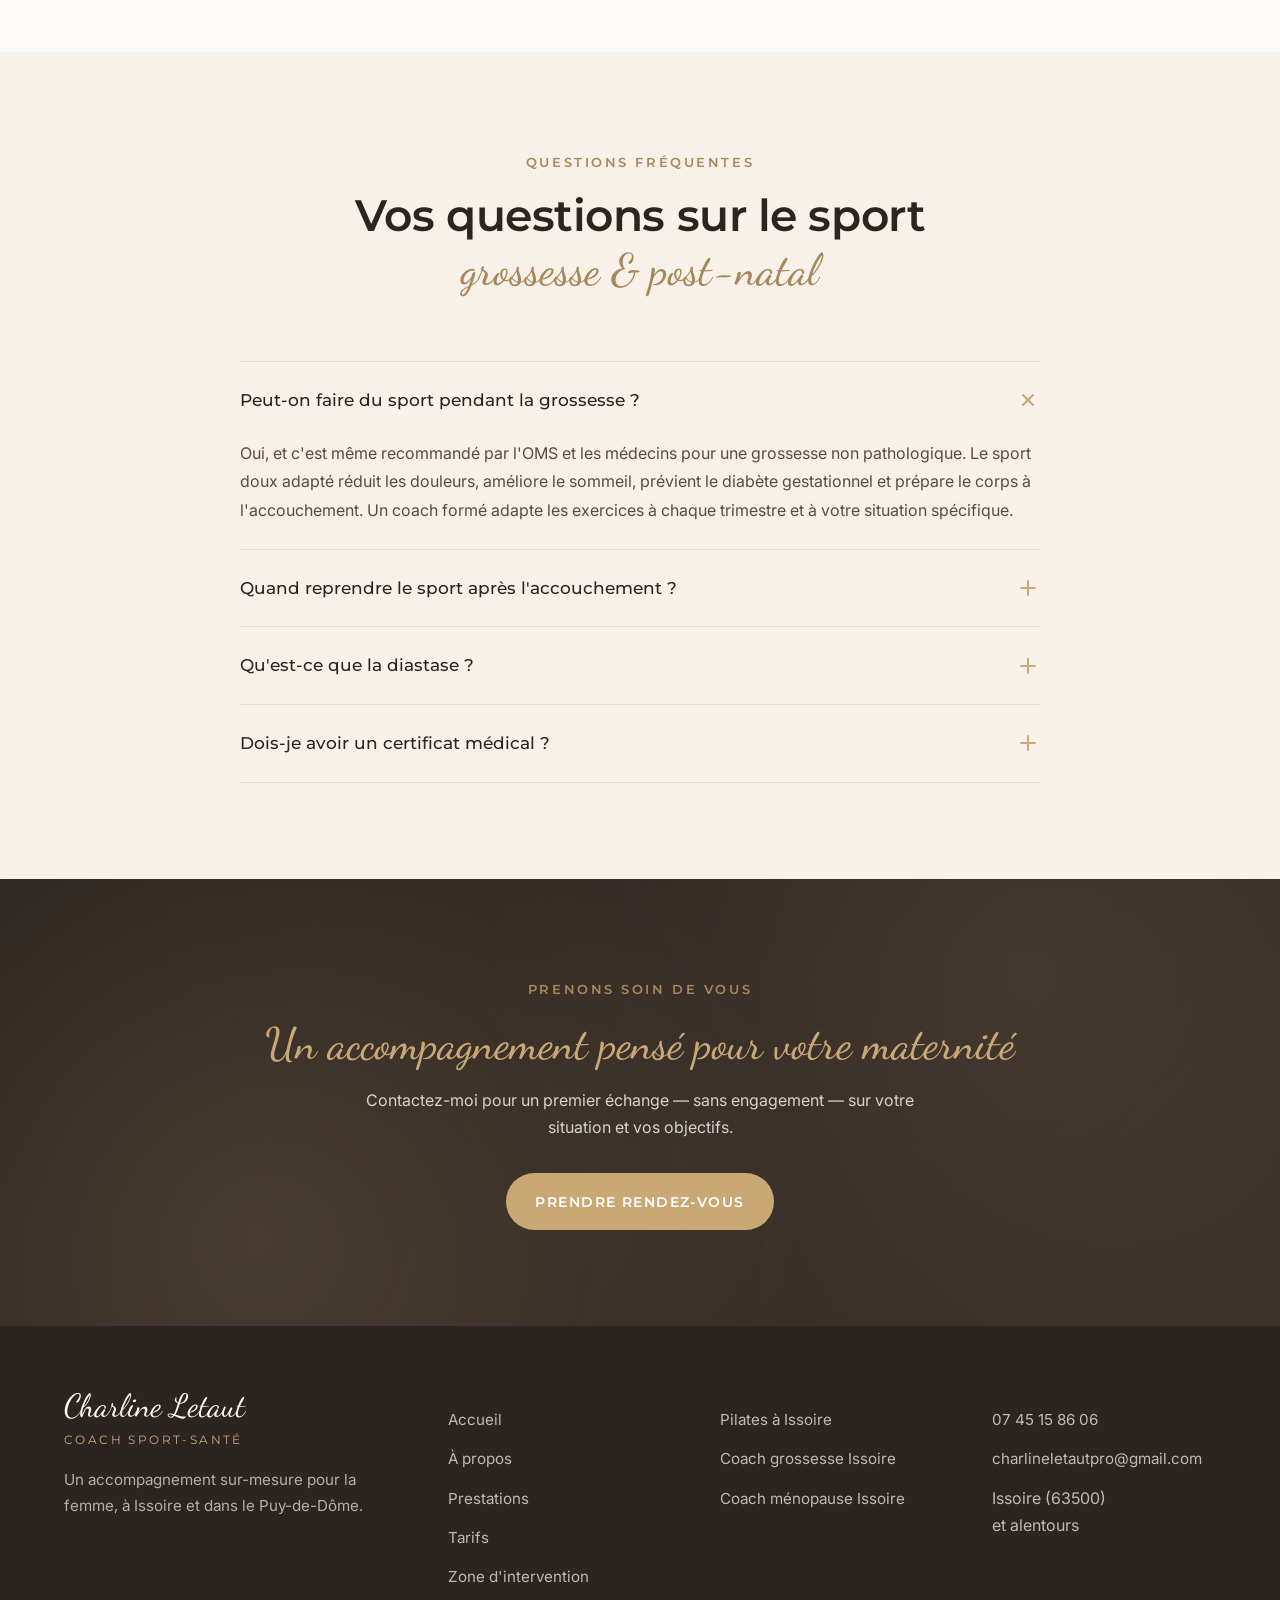
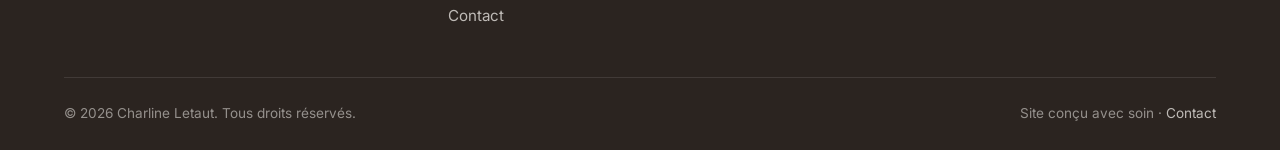
<file: coach-grossesse-issoire.html>
<!DOCTYPE html>
<html lang="fr">
<head>
  <meta charset="UTF-8" />
  <meta name="viewport" content="width=device-width, initial-scale=1.0" />
  <meta http-equiv="Cache-Control" content="no-cache, must-revalidate" />
  <meta name="theme-color" content="#FDFBF7" />

  <title>Coach sport grossesse Issoire (63) — Préparation &amp; post-natal | Charline Letaut</title>
  <meta name="description" content="Coach spécialisée grossesse et post-natal à Issoire (63500). Sport prénatal, préparation à l'accouchement, retour au sport post-partum en toute sécurité. Périnée, diastase, posture. À domicile ou visio." />
  <meta name="keywords" content="coach grossesse Issoire, sport grossesse Issoire, coach post-natal Issoire, sport prénatal Issoire, périnée Issoire, diastase Issoire, coach post-partum Puy-de-Dôme, sport enceinte Issoire, retour au sport après bébé" />
  <meta name="robots" content="index, follow" />
  <link rel="canonical" href="https://charline-letaut.fr/coach-grossesse-issoire.html" />

  <meta property="og:type" content="website" />
  <meta property="og:locale" content="fr_FR" />
  <meta property="og:url" content="https://charline-letaut.fr/coach-grossesse-issoire.html" />
  <meta property="og:title" content="Coach sport grossesse &amp; post-natal à Issoire" />
  <meta property="og:description" content="Accompagnement sportif sécurisé pendant et après la grossesse, à Issoire et dans le Puy-de-Dôme." />
  <meta property="og:image" content="https://charline-letaut.fr/assets/og-image.jpg" />
  <meta name="twitter:card" content="summary_large_image" />

  <link rel="icon" type="image/svg+xml" href="assets/favicon.svg?v=32" />

  <link rel="preconnect" href="https://fonts.googleapis.com" />
  <link rel="preconnect" href="https://fonts.gstatic.com" crossorigin />
  <link href="https://fonts.googleapis.com/css2?family=Dancing+Script:wght@500;600&family=Inter:wght@400;500;600&family=Montserrat:wght@400;500;600;700&display=swap" rel="stylesheet" />

  <link rel="stylesheet" href="css/style.css?v=32" />

  <!-- PLAUSIBLE SCRIPT HERE -->

  <!-- Schema.org : Service (Grossesse) -->
  <script type="application/ld+json">
  {
    "@context": "https://schema.org",
    "@type": "Service",
    "serviceType": "Coaching sportif grossesse et post-natal",
    "name": "Coach grossesse &amp; post-natal à Issoire",
    "description": "Accompagnement sportif personnalisé pendant la grossesse et en post-partum à Issoire et dans le Puy-de-Dôme. Préparation à l'accouchement, rééducation périnéale, retour au sport progressif.",
    "provider": { "@id": "https://charline-letaut.fr/#business" },
    "areaServed": [
      { "@type": "City", "name": "Issoire" },
      { "@type": "City", "name": "Le Broc" },
      { "@type": "City", "name": "Champeix" },
      { "@type": "City", "name": "Vic-le-Comte" },
      { "@type": "City", "name": "Sauxillanges" }
    ],
    "offers": {
      "@type": "Offer",
      "price": "50",
      "priceCurrency": "EUR"
    }
  }
  </script>
  <script type="application/ld+json">
  {
    "@context": "https://schema.org",
    "@type": "BreadcrumbList",
    "itemListElement": [
      { "@type": "ListItem", "position": 1, "name": "Accueil", "item": "https://charline-letaut.fr/" },
      { "@type": "ListItem", "position": 2, "name": "Prestations", "item": "https://charline-letaut.fr/prestations.html" },
      { "@type": "ListItem", "position": 3, "name": "Coach grossesse Issoire", "item": "https://charline-letaut.fr/coach-grossesse-issoire.html" }
    ]
  }
  </script>
  <script type="application/ld+json">
  {
    "@context": "https://schema.org",
    "@type": "FAQPage",
    "mainEntity": [
      {
        "@type": "Question",
        "name": "Peut-on faire du sport pendant la grossesse ?",
        "acceptedAnswer": {
          "@type": "Answer",
          "text": "Oui, et c'est même recommandé par les médecins pour une grossesse non pathologique. Le sport doux adapté réduit les douleurs, améliore le sommeil, prévient le diabète gestationnel et prépare le corps à l'accouchement. Un coach formé adapte les exercices à chaque trimestre."
        }
      },
      {
        "@type": "Question",
        "name": "Quand reprendre le sport après l'accouchement ?",
        "acceptedAnswer": {
          "@type": "Answer",
          "text": "La visite post-natale (6-8 semaines) donne le feu vert médical, mais il faut d'abord rééduquer le périnée (chez une sage-femme ou kiné). Ensuite on reprend en douceur : respiration, gainage profond, puis renforcement progressif. Jamais de course, saut ou abdos crunchs les 3-4 premiers mois."
        }
      },
      {
        "@type": "Question",
        "name": "Qu'est-ce que la diastase et pourquoi est-ce important ?",
        "acceptedAnswer": {
          "@type": "Answer",
          "text": "La diastase est un écartement des grands droits de l'abdomen, fréquent après une grossesse (jusqu'à 60 % des femmes). Mal gérée, elle peut provoquer douleurs lombaires, ventre qui reste gonflé, fuites urinaires. Des exercices ciblés (gainage profond, respiration) permettent de la refermer progressivement. À éviter absolument : les crunchs classiques."
        }
      }
    ]
  }
  </script>
</head>
<body>
  <a class="skip-link" href="#main">Aller au contenu</a>

  <header class="site-header" role="banner">
    <div class="container">
      <nav class="nav" aria-label="Navigation principale">
        <a href="index.html" class="nav__brand" aria-label="Retour à l'accueil">
          <span class="nav__brand-name">Charline Letaut</span>
          <span class="nav__brand-role">Coach sport-santé</span>
        </a>
        <ul class="nav__menu">
          <li><a href="index.html" class="nav__link" data-nav="index.html">Accueil</a></li>
          <li><a href="a-propos.html" class="nav__link" data-nav="a-propos.html">À propos</a></li>
          <li><a href="prestations.html" class="nav__link" data-nav="prestations.html">Prestations</a></li>
          <li><a href="entreprise.html" class="nav__link" data-nav="entreprise.html">Entreprise</a></li>
          <li><a href="tarifs.html" class="nav__link" data-nav="tarifs.html">Tarifs</a></li>
          <li><a href="zone-intervention.html" class="nav__link" data-nav="zone-intervention.html">Zone</a></li>
        </ul>
        <a href="contact.html" class="btn btn--primary nav__cta">Prendre rendez-vous</a>
        <button class="nav__toggle" aria-expanded="false" aria-label="Ouvrir le menu" aria-controls="mobile-menu"><span></span><span></span><span></span></button>
      </nav>
    </div>
  </header>
    <div class="nav__mobile" id="mobile-menu">
      <a href="index.html" class="nav__link" data-nav="index.html">Accueil</a>
      <a href="a-propos.html" class="nav__link" data-nav="a-propos.html">À propos</a>
      <a href="prestations.html" class="nav__link" data-nav="prestations.html">Prestations</a>
      <a href="entreprise.html" class="nav__link" data-nav="entreprise.html">Entreprise</a>
      <a href="tarifs.html" class="nav__link" data-nav="tarifs.html">Tarifs</a>
      <a href="zone-intervention.html" class="nav__link" data-nav="zone-intervention.html">Zone d'intervention</a>
      <a href="contact.html" class="nav__link" data-nav="contact.html">Contact</a>
      <a href="contact.html" class="btn btn--primary">Prendre rendez-vous</a>
    </div>
  

  <main id="main">
    <section class="page-hero">
      <div class="container">
        <div class="page-hero__content reveal">
          <nav class="breadcrumb" aria-label="Fil d'Ariane">
            <a href="index.html">Accueil</a><span>·</span><a href="prestations.html">Prestations</a><span>·</span><span aria-current="page">Coach grossesse Issoire</span>
          </nav>
          <span class="eyebrow">Grossesse &amp; post-natal · Issoire (63)</span>
          <h1><span class="script">Accompagnement sportif</span><br />grossesse &amp; post-natal</h1>
          <p class="lead">Un coaching sécurisé et progressif pour vivre votre grossesse en forme, préparer votre accouchement, et retrouver votre corps après bébé. À Issoire et dans tout le sud du Puy-de-Dôme, à domicile ou en visio.</p>
        </div>
      </div>
    </section>

    <section class="section">
      <div class="container container-narrow">
        <div class="reveal prose">
          <span class="eyebrow">Pendant la grossesse</span>
          <h2>Bouger enceinte, <span class="script">en toute sécurité</span></h2>
          <p>Le sport pendant la grossesse, loin d'être risqué, est <strong>vivement recommandé</strong> dans le cadre d'une grossesse sans complications. Il apporte des bénéfices majeurs pour vous et pour votre bébé&nbsp;:</p>
          <ul>
            <li><strong>Moins de douleurs lombaires et sciatiques</strong> grâce au renforcement ciblé du dos et des abdominaux profonds.</li>
            <li><strong>Un meilleur sommeil</strong> et une gestion du stress améliorée.</li>
            <li><strong>Une réduction du risque de diabète gestationnel</strong> et de prise de poids excessive.</li>
            <li><strong>Une préparation physique à l'accouchement</strong>&nbsp;: endurance, souffle, conscience du périnée.</li>
            <li><strong>Une récupération post-partum plus rapide</strong>&nbsp;: un corps entraîné se remet plus vite.</li>
            <li><strong>Une meilleure estime corporelle</strong> durant cette période de transformation.</li>
          </ul>
          <p>Mon rôle&nbsp;: adapter chaque séance à votre trimestre, votre forme du jour, vos spécificités. On évite tout ce qui est contre-indiqué, on privilégie ce qui construit. Le tout en douceur, dans l'écoute de votre corps.</p>
        </div>
      </div>
    </section>

    <section class="section section--alt">
      <div class="container container-narrow">
        <div class="reveal prose">
          <span class="eyebrow">Après l'accouchement</span>
          <h2>Retrouver son corps, <span class="script">sans le brusquer</span></h2>
          <p>Le post-partum est une période délicate, souvent sous-estimée. Le corps a besoin de temps, de respect, et d'un cadre professionnel pour bien se reconstruire. Trop de femmes reprennent trop vite ou trop fort — et paient les conséquences des années plus tard (fuites urinaires, diastase non refermée, douleurs lombaires chroniques).</p>
          <h3>Mon protocole post-natal</h3>
          <p>Je vous accompagne uniquement <strong>après le feu vert médical</strong> (visite post-natale 6-8 semaines) et <strong>idéalement après la rééducation périnéale</strong> effectuée chez une sage-femme ou kiné. Ensuite, on progresse en 3 étapes&nbsp;:</p>
          <ul>
            <li><strong>Phase 1 — Respiration &amp; gainage profond</strong> (6 sem.–3 mois post-partum)&nbsp;: reconnecter le périnée, le transverse, le diaphragme. Aucun impact, aucune charge.</li>
            <li><strong>Phase 2 — Renforcement global progressif</strong> (3–6 mois)&nbsp;: fessiers, dos, mobilité, posture. On commence à retrouver tonicité et énergie.</li>
            <li><strong>Phase 3 — Reprise sportive complète</strong> (6+ mois)&nbsp;: si tout va bien, on réintroduit cardio, impacts, charges plus lourdes.</li>
          </ul>
          <h3>Attention à la diastase</h3>
          <p>Jusqu'à 60 % des femmes conservent une diastase des grands droits après l'accouchement. Mal gérée, elle peut persister des années. <strong>Les crunchs classiques et les sports à fort impact l'aggravent.</strong> Avec un coach formé, on la dépiste, on adapte, et on la referme progressivement.</p>
        </div>
      </div>
    </section>

    <section class="section">
      <div class="container container-narrow">
        <div class="reveal prose">
          <span class="eyebrow">Les modalités</span>
          <h2>Un accompagnement <span class="script">à votre rythme</span></h2>
          <p>Je me déplace à votre domicile à <strong>Issoire, Le Broc, Perrier, Parentignat, Sauxillanges, Champeix, Brassac-les-Mines, Coudes, Saint-Germain-Lembron, Vic-le-Comte, Plauzat</strong> et communes environnantes. Pour les mamans plus éloignées ou qui préfèrent l'intimité du foyer, les <strong>séances en visio</strong> sont tout aussi efficaces pour ce type d'accompagnement (beaucoup de travail respiratoire, gainage, mobilité).</p>
          <p><strong>Durée et fréquence recommandées :</strong></p>
          <ul>
            <li>Grossesse&nbsp;: 1 séance par semaine ou tous les 10 jours.</li>
            <li>Post-partum&nbsp;: 1 séance par semaine au démarrage, espacement progressif.</li>
            <li>Séance type&nbsp;: 45 min à 1h selon la forme et le stade.</li>
          </ul>
          <p><strong>Tarifs :</strong> 50 €/séance, 70 € la séance avec bilan complet (recommandée pour démarrer). <a href="tarifs.html">Voir tous les tarifs et packs.</a></p>
        </div>
      </div>
    </section>

    <section class="section section--alt">
      <div class="container container-narrow">
        <header class="section-header reveal">
          <span class="eyebrow">Questions fréquentes</span>
          <h2>Vos questions sur le sport <span class="script">grossesse &amp; post-natal</span></h2>
        </header>
        <div class="faq reveal">
          <details class="faq__item" open>
            <summary class="faq__question">Peut-on faire du sport pendant la grossesse&nbsp;?<svg class="faq__question-icon" xmlns="http://www.w3.org/2000/svg" viewBox="0 0 24 24" fill="none" stroke="currentColor" stroke-width="2" stroke-linecap="round" stroke-linejoin="round"><line x1="12" y1="5" x2="12" y2="19"/><line x1="5" y1="12" x2="19" y2="12"/></svg></summary>
            <div class="faq__answer">Oui, et c'est même recommandé par l'OMS et les médecins pour une grossesse non pathologique. Le sport doux adapté réduit les douleurs, améliore le sommeil, prévient le diabète gestationnel et prépare le corps à l'accouchement. Un coach formé adapte les exercices à chaque trimestre et à votre situation spécifique.</div>
          </details>
          <details class="faq__item">
            <summary class="faq__question">Quand reprendre le sport après l'accouchement&nbsp;?<svg class="faq__question-icon" xmlns="http://www.w3.org/2000/svg" viewBox="0 0 24 24" fill="none" stroke="currentColor" stroke-width="2" stroke-linecap="round" stroke-linejoin="round"><line x1="12" y1="5" x2="12" y2="19"/><line x1="5" y1="12" x2="19" y2="12"/></svg></summary>
            <div class="faq__answer">La visite post-natale (6-8 semaines) donne le feu vert médical, mais il faut d'abord rééduquer le périnée (chez une sage-femme ou kiné). Ensuite on reprend en douceur : respiration, gainage profond, puis renforcement progressif. <strong>Jamais de course, saut ou abdos crunchs les 3-4 premiers mois.</strong></div>
          </details>
          <details class="faq__item">
            <summary class="faq__question">Qu'est-ce que la diastase&nbsp;?<svg class="faq__question-icon" xmlns="http://www.w3.org/2000/svg" viewBox="0 0 24 24" fill="none" stroke="currentColor" stroke-width="2" stroke-linecap="round" stroke-linejoin="round"><line x1="12" y1="5" x2="12" y2="19"/><line x1="5" y1="12" x2="19" y2="12"/></svg></summary>
            <div class="faq__answer">La diastase est un écartement des grands droits de l'abdomen, fréquent après une grossesse (jusqu'à 60 % des femmes). Mal gérée, elle peut provoquer douleurs lombaires, ventre gonflé, fuites urinaires. Des exercices ciblés (gainage profond, respiration, hypopressifs) permettent de la refermer progressivement.</div>
          </details>
          <details class="faq__item">
            <summary class="faq__question">Dois-je avoir un certificat médical&nbsp;?<svg class="faq__question-icon" xmlns="http://www.w3.org/2000/svg" viewBox="0 0 24 24" fill="none" stroke="currentColor" stroke-width="2" stroke-linecap="round" stroke-linejoin="round"><line x1="12" y1="5" x2="12" y2="19"/><line x1="5" y1="12" x2="19" y2="12"/></svg></summary>
            <div class="faq__answer">Pour la grossesse, l'accord de votre médecin ou sage-femme est vivement recommandé avant de commencer. Pour le post-partum, la visite post-natale de contrôle doit être validée. Ces précautions garantissent un accompagnement sécurisé pour vous et votre bébé.</div>
          </details>
        </div>
      </div>
    </section>

    <section class="cta-banner">
      <div class="container">
        <span class="eyebrow">Prenons soin de vous</span>
        <h2><span class="script">Un accompagnement pensé pour votre maternité</span></h2>
        <p>Contactez-moi pour un premier échange — sans engagement — sur votre situation et vos objectifs.</p>
        <a href="contact.html" class="btn btn--primary">Prendre rendez-vous</a>
      </div>
    </section>
  </main>

  <footer class="site-footer" role="contentinfo">
    <div class="container">
      <div class="footer__grid">
        <div>
          <div class="footer__brand-name">Charline Letaut</div>
          <div class="footer__brand-role">Coach sport-santé</div>
          <p class="footer__tagline">Un accompagnement sur-mesure pour la femme, à Issoire et dans le Puy-de-Dôme.</p>
        </div>
        <div>
          <h5>Navigation</h5>
          <ul class="footer__list">
            <li><a href="index.html">Accueil</a></li>
            <li><a href="a-propos.html">À propos</a></li>
            <li><a href="prestations.html">Prestations</a></li>
            <li><a href="tarifs.html">Tarifs</a></li>
            <li><a href="zone-intervention.html">Zone d'intervention</a></li>
            <li><a href="contact.html">Contact</a></li>
          </ul>
        </div>
        <div>
          <h5>Pages locales</h5>
          <ul class="footer__list">
            <li><a href="pilates-issoire.html">Pilates à Issoire</a></li>
            <li><a href="coach-grossesse-issoire.html">Coach grossesse Issoire</a></li>
            <li><a href="coach-menopause-issoire.html">Coach ménopause Issoire</a></li>
          </ul>
        </div>
        <div>
          <h5>Contact</h5>
          <ul class="footer__list">
            <li><a href="tel:+33745158606">07 45 15 86 06</a></li>
            <li><a href="mailto:charlineletautpro@gmail.com">charlineletautpro@gmail.com</a></li>
            <li><address style="font-style: normal;">Issoire (63500)<br />et alentours</address></li>
          </ul>
        </div>
      </div>
      <div class="footer__bottom">
        <span>© <span data-year>2026</span> Charline Letaut. Tous droits réservés.</span>
        <span>Site conçu avec soin · <a href="contact.html">Contact</a></span>
      </div>
    </div>
  </footer>

  <a href="https://wa.me/33745158606" class="whatsapp-float" aria-label="Contacter sur WhatsApp" target="_blank" rel="noopener">
    <svg xmlns="http://www.w3.org/2000/svg" viewBox="0 0 24 24" fill="currentColor"><path d="M17.472 14.382c-.297-.149-1.758-.867-2.03-.967-.273-.099-.471-.148-.67.15-.197.297-.767.966-.94 1.164-.173.199-.347.223-.644.075-.297-.15-1.255-.463-2.39-1.475-.883-.788-1.48-1.761-1.653-2.059-.173-.297-.018-.458.13-.606.134-.133.298-.347.446-.52.149-.174.198-.298.298-.497.099-.198.05-.371-.025-.52-.075-.149-.669-1.612-.916-2.207-.242-.579-.487-.5-.669-.51-.173-.008-.371-.01-.57-.01-.198 0-.52.074-.792.372-.272.297-1.04 1.016-1.04 2.479 0 1.462 1.065 2.875 1.213 3.074.149.198 2.096 3.2 5.077 4.487.709.306 1.262.489 1.694.625.712.227 1.36.195 1.871.118.571-.085 1.758-.719 2.006-1.413.248-.694.248-1.289.173-1.413-.074-.124-.272-.198-.57-.347m-5.421 7.403h-.004a9.87 9.87 0 01-5.031-1.378l-.361-.214-3.741.982.998-3.648-.235-.374a9.86 9.86 0 01-1.51-5.26c.001-5.45 4.436-9.884 9.888-9.884 2.64 0 5.122 1.03 6.988 2.898a9.825 9.825 0 012.893 6.994c-.003 5.45-4.437 9.884-9.885 9.884m8.413-18.297A11.815 11.815 0 0012.05 0C5.495 0 .16 5.335.157 11.892c0 2.096.547 4.142 1.588 5.945L.057 24l6.305-1.654a11.882 11.882 0 005.683 1.448h.005c6.554 0 11.89-5.335 11.893-11.893a11.821 11.821 0 00-3.48-8.413z"/></svg>
  </a>

  <script src="js/main.js?v=32"></script>
</body>
</html>
</file>
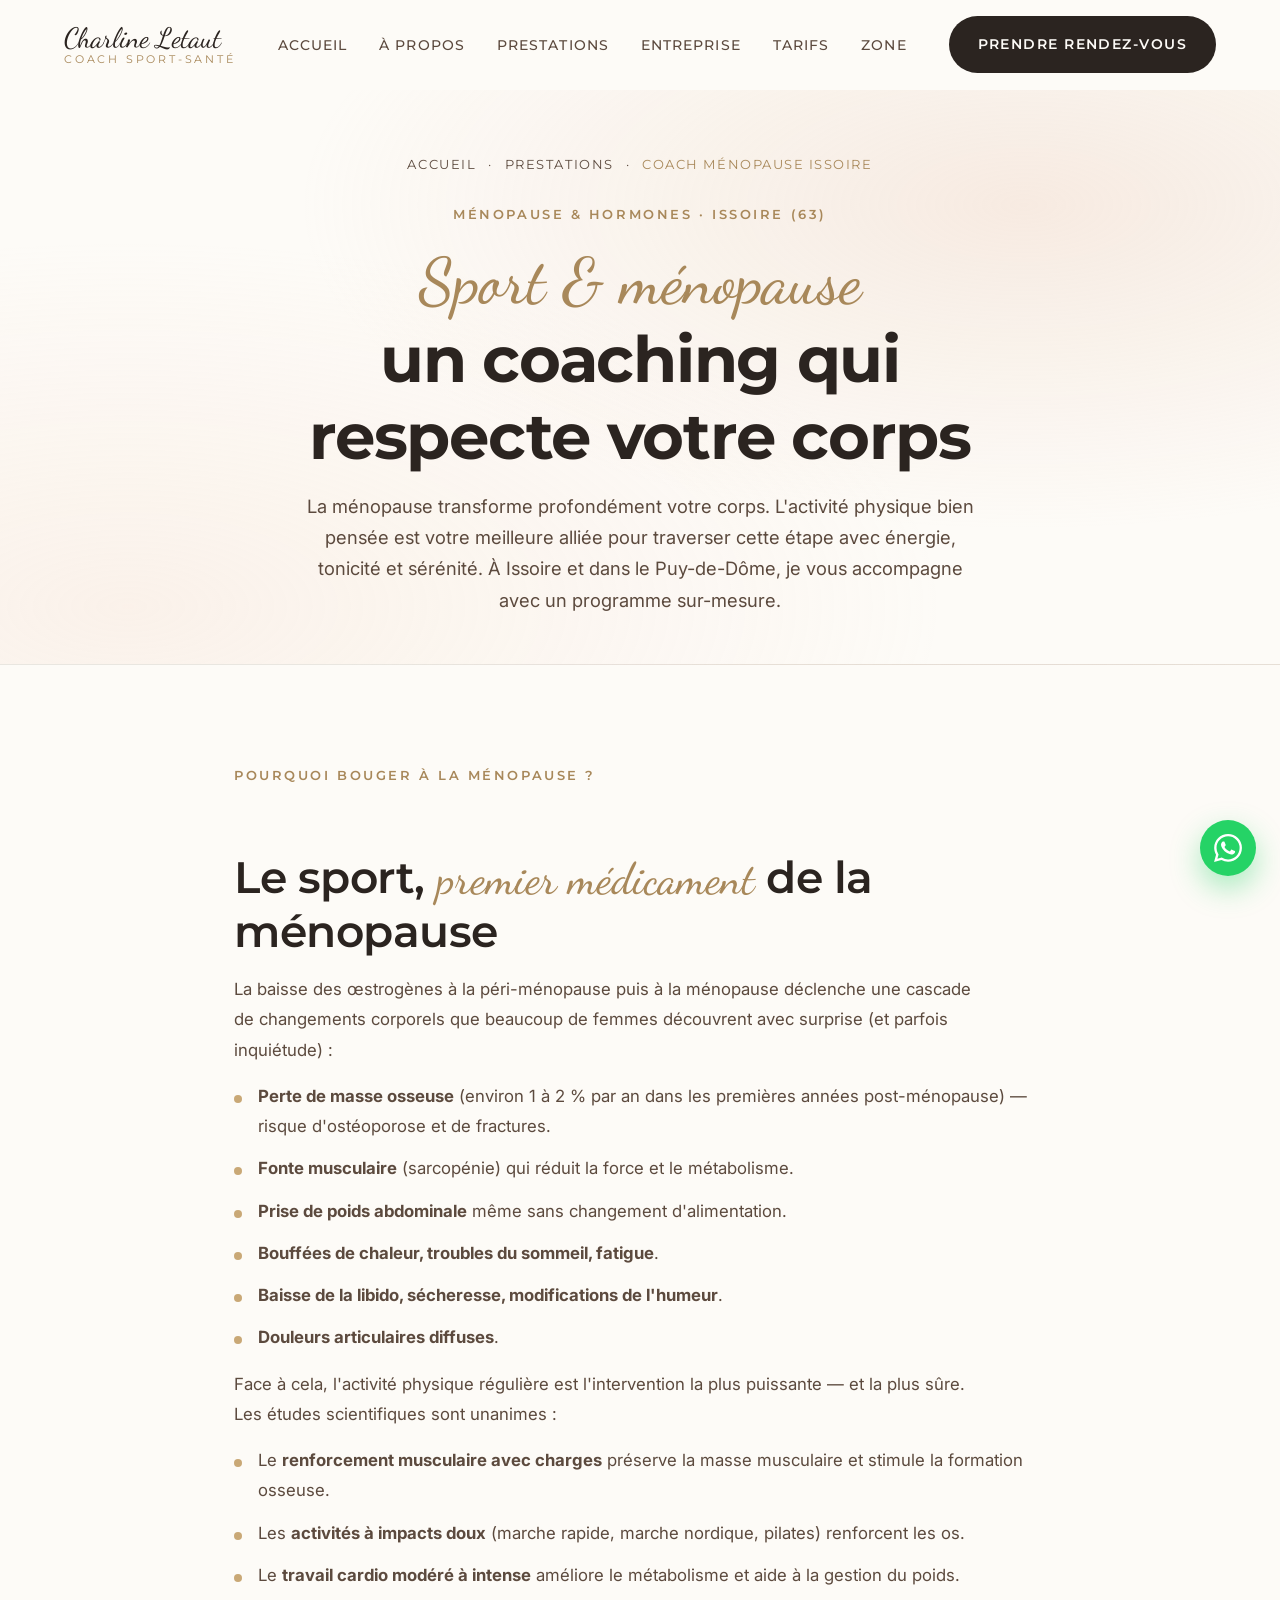
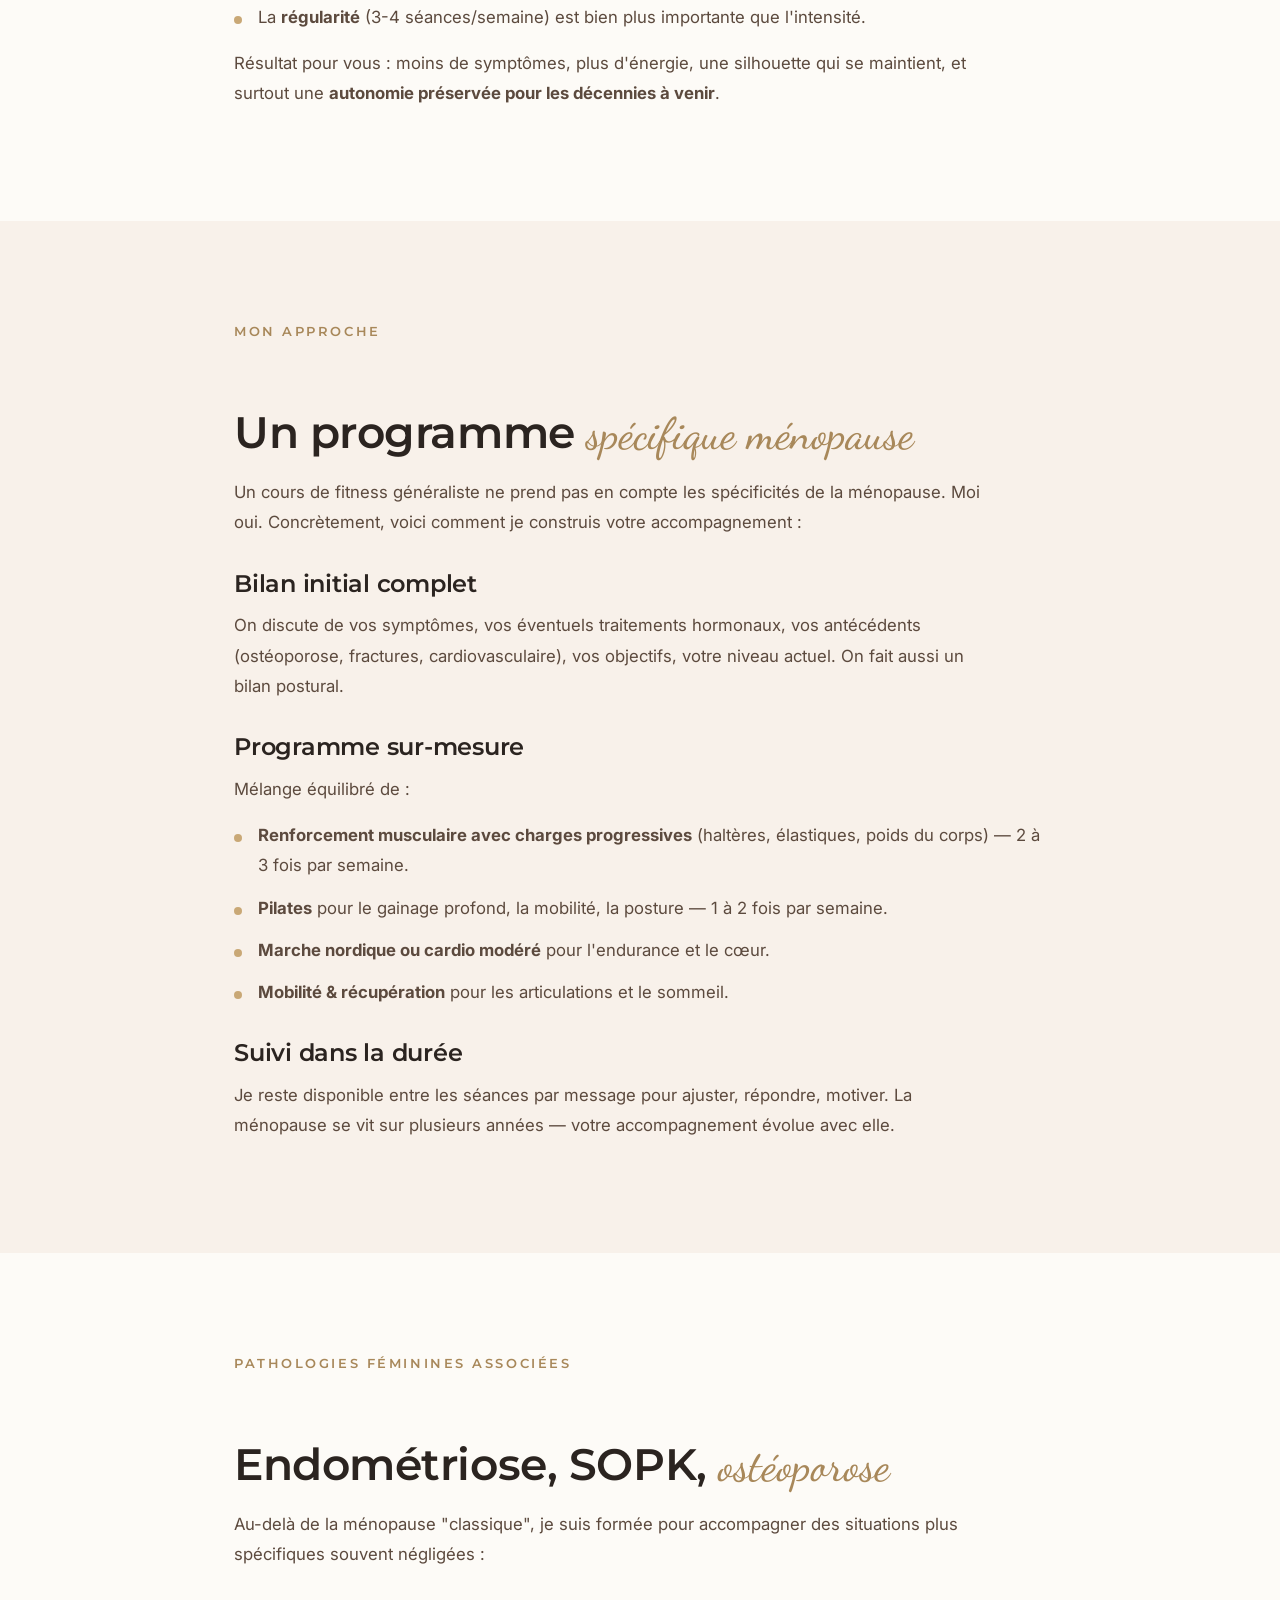
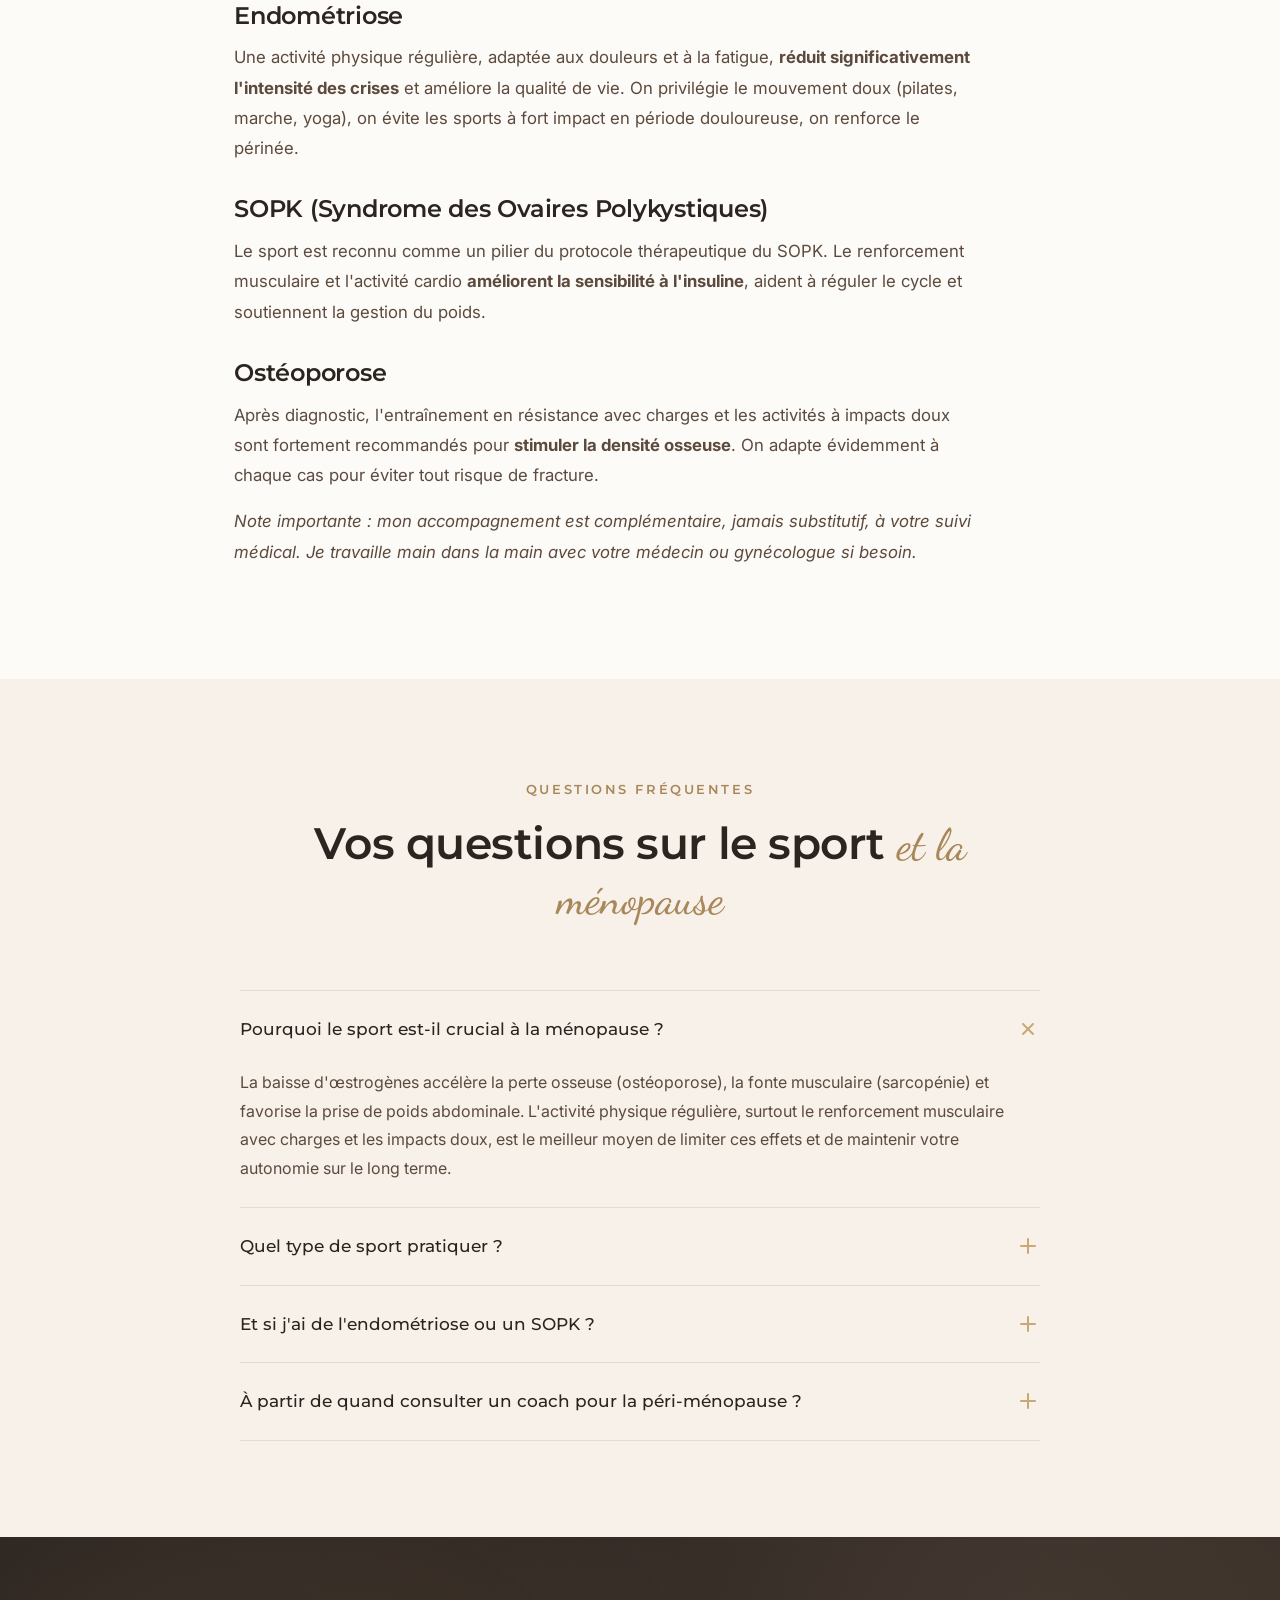
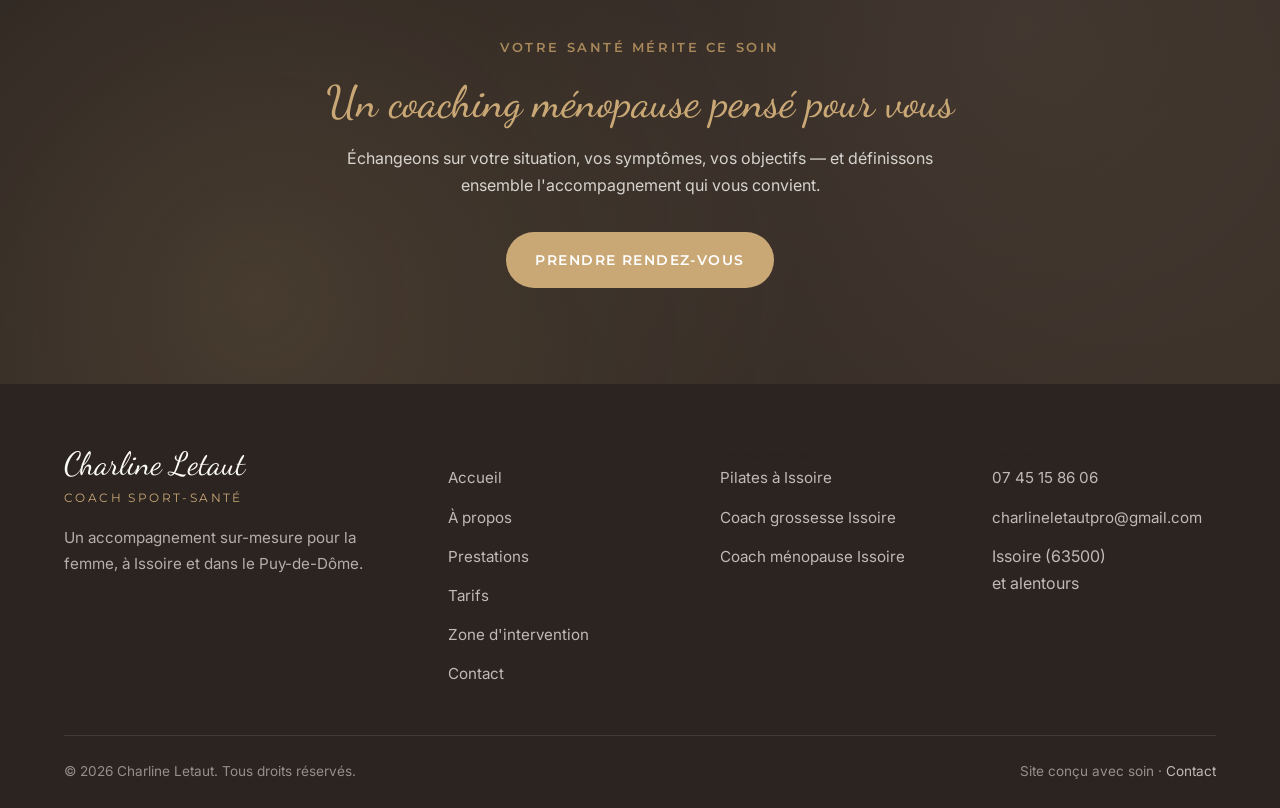
<file: coach-menopause-issoire.html>
<!DOCTYPE html>
<html lang="fr">
<head>
  <meta charset="UTF-8" />
  <meta name="viewport" content="width=device-width, initial-scale=1.0" />
  <meta http-equiv="Cache-Control" content="no-cache, must-revalidate" />
  <meta name="theme-color" content="#FDFBF7" />

  <title>Coach sport ménopause Issoire (63) — Péri-ménopause &amp; hormones | Charline Letaut</title>
  <meta name="description" content="Coach spécialisée ménopause et péri-ménopause à Issoire (63500). Programme adapté aux variations hormonales : prévention ostéoporose, tonicité, énergie, poids. À domicile ou en visio." />
  <meta name="keywords" content="coach ménopause Issoire, sport ménopause Issoire, péri-ménopause Issoire, ostéoporose prévention Issoire, coach hormones Puy-de-Dôme, sport femme 50 ans Issoire, ménopause 63500, endométriose Issoire, SOPK Issoire" />
  <meta name="robots" content="index, follow" />
  <link rel="canonical" href="https://charline-letaut.fr/coach-menopause-issoire.html" />

  <meta property="og:type" content="website" />
  <meta property="og:locale" content="fr_FR" />
  <meta property="og:url" content="https://charline-letaut.fr/coach-menopause-issoire.html" />
  <meta property="og:title" content="Coach sport ménopause à Issoire" />
  <meta property="og:description" content="Programme sportif adapté à la ménopause et aux pathologies féminines, à Issoire et dans le Puy-de-Dôme." />
  <meta property="og:image" content="https://charline-letaut.fr/assets/og-image.jpg" />
  <meta name="twitter:card" content="summary_large_image" />

  <link rel="icon" type="image/svg+xml" href="assets/favicon.svg?v=32" />

  <link rel="preconnect" href="https://fonts.googleapis.com" />
  <link rel="preconnect" href="https://fonts.gstatic.com" crossorigin />
  <link href="https://fonts.googleapis.com/css2?family=Dancing+Script:wght@500;600&family=Inter:wght@400;500;600&family=Montserrat:wght@400;500;600;700&display=swap" rel="stylesheet" />

  <link rel="stylesheet" href="css/style.css?v=32" />

  <!-- PLAUSIBLE SCRIPT HERE -->

  <!-- Schema.org : Service (Ménopause) -->
  <script type="application/ld+json">
  {
    "@context": "https://schema.org",
    "@type": "Service",
    "serviceType": "Coaching sportif ménopause",
    "name": "Coach ménopause &amp; péri-ménopause à Issoire",
    "description": "Coaching sportif spécialisé ménopause à Issoire et dans le Puy-de-Dôme. Adaptation aux variations hormonales, prévention de l'ostéoporose, maintien de la tonicité et de l'énergie.",
    "provider": { "@id": "https://charline-letaut.fr/#business" },
    "areaServed": [
      { "@type": "City", "name": "Issoire" },
      { "@type": "City", "name": "Le Broc" },
      { "@type": "City", "name": "Champeix" },
      { "@type": "City", "name": "Vic-le-Comte" },
      { "@type": "City", "name": "Sauxillanges" }
    ],
    "offers": {
      "@type": "Offer",
      "price": "50",
      "priceCurrency": "EUR"
    }
  }
  </script>
  <script type="application/ld+json">
  {
    "@context": "https://schema.org",
    "@type": "BreadcrumbList",
    "itemListElement": [
      { "@type": "ListItem", "position": 1, "name": "Accueil", "item": "https://charline-letaut.fr/" },
      { "@type": "ListItem", "position": 2, "name": "Prestations", "item": "https://charline-letaut.fr/prestations.html" },
      { "@type": "ListItem", "position": 3, "name": "Coach ménopause Issoire", "item": "https://charline-letaut.fr/coach-menopause-issoire.html" }
    ]
  }
  </script>
  <script type="application/ld+json">
  {
    "@context": "https://schema.org",
    "@type": "FAQPage",
    "mainEntity": [
      {
        "@type": "Question",
        "name": "Pourquoi le sport est-il crucial à la ménopause ?",
        "acceptedAnswer": {
          "@type": "Answer",
          "text": "La baisse d'œstrogènes à la ménopause accélère la perte osseuse (ostéoporose), la fonte musculaire (sarcopénie) et favorise la prise de poids abdominale. L'activité physique régulière, surtout le renforcement musculaire avec charges et les impacts doux, est le meilleur moyen de limiter ces effets et de maintenir votre autonomie à long terme."
        }
      },
      {
        "@type": "Question",
        "name": "Quel type de sport pratiquer à la ménopause ?",
        "acceptedAnswer": {
          "@type": "Answer",
          "text": "La combinaison gagnante : renforcement musculaire (2-3 fois/semaine), activité cardiovasculaire modérée (marche rapide, marche nordique, vélo), et travail de mobilité/équilibre (pilates, yoga). Éviter le surmenage, privilégier la régularité et l'intensité modérée à élevée par courtes sessions."
        }
      },
      {
        "@type": "Question",
        "name": "Le sport peut-il aider l'endométriose ou le SOPK ?",
        "acceptedAnswer": {
          "@type": "Answer",
          "text": "Oui. Pour l'endométriose, une activité régulière douce réduit les douleurs et l'inflammation. Pour le SOPK, le renforcement musculaire et l'activité cardio améliorent la sensibilité à l'insuline et la régularité des cycles. Dans les deux cas, le sport est un pilier reconnu du protocole thérapeutique, à adapter finement."
        }
      }
    ]
  }
  </script>
</head>
<body>
  <a class="skip-link" href="#main">Aller au contenu</a>

  <header class="site-header" role="banner">
    <div class="container">
      <nav class="nav" aria-label="Navigation principale">
        <a href="index.html" class="nav__brand" aria-label="Retour à l'accueil">
          <span class="nav__brand-name">Charline Letaut</span>
          <span class="nav__brand-role">Coach sport-santé</span>
        </a>
        <ul class="nav__menu">
          <li><a href="index.html" class="nav__link" data-nav="index.html">Accueil</a></li>
          <li><a href="a-propos.html" class="nav__link" data-nav="a-propos.html">À propos</a></li>
          <li><a href="prestations.html" class="nav__link" data-nav="prestations.html">Prestations</a></li>
          <li><a href="entreprise.html" class="nav__link" data-nav="entreprise.html">Entreprise</a></li>
          <li><a href="tarifs.html" class="nav__link" data-nav="tarifs.html">Tarifs</a></li>
          <li><a href="zone-intervention.html" class="nav__link" data-nav="zone-intervention.html">Zone</a></li>
        </ul>
        <a href="contact.html" class="btn btn--primary nav__cta">Prendre rendez-vous</a>
        <button class="nav__toggle" aria-expanded="false" aria-label="Ouvrir le menu" aria-controls="mobile-menu"><span></span><span></span><span></span></button>
      </nav>
    </div>
  </header>
    <div class="nav__mobile" id="mobile-menu">
      <a href="index.html" class="nav__link" data-nav="index.html">Accueil</a>
      <a href="a-propos.html" class="nav__link" data-nav="a-propos.html">À propos</a>
      <a href="prestations.html" class="nav__link" data-nav="prestations.html">Prestations</a>
      <a href="entreprise.html" class="nav__link" data-nav="entreprise.html">Entreprise</a>
      <a href="tarifs.html" class="nav__link" data-nav="tarifs.html">Tarifs</a>
      <a href="zone-intervention.html" class="nav__link" data-nav="zone-intervention.html">Zone d'intervention</a>
      <a href="contact.html" class="nav__link" data-nav="contact.html">Contact</a>
      <a href="contact.html" class="btn btn--primary">Prendre rendez-vous</a>
    </div>
  

  <main id="main">
    <section class="page-hero">
      <div class="container">
        <div class="page-hero__content reveal">
          <nav class="breadcrumb" aria-label="Fil d'Ariane">
            <a href="index.html">Accueil</a><span>·</span><a href="prestations.html">Prestations</a><span>·</span><span aria-current="page">Coach ménopause Issoire</span>
          </nav>
          <span class="eyebrow">Ménopause &amp; hormones · Issoire (63)</span>
          <h1><span class="script">Sport &amp; ménopause</span><br />un coaching qui respecte votre corps</h1>
          <p class="lead">La ménopause transforme profondément votre corps. L'activité physique bien pensée est votre meilleure alliée pour traverser cette étape avec énergie, tonicité et sérénité. À Issoire et dans le Puy-de-Dôme, je vous accompagne avec un programme sur-mesure.</p>
        </div>
      </div>
    </section>

    <section class="section">
      <div class="container container-narrow">
        <div class="reveal prose">
          <span class="eyebrow">Pourquoi bouger à la ménopause ?</span>
          <h2>Le sport, <span class="script">premier médicament</span> de la ménopause</h2>
          <p>La baisse des œstrogènes à la péri-ménopause puis à la ménopause déclenche une cascade de changements corporels que beaucoup de femmes découvrent avec surprise (et parfois inquiétude)&nbsp;:</p>
          <ul>
            <li><strong>Perte de masse osseuse</strong> (environ 1 à 2 % par an dans les premières années post-ménopause) — risque d'ostéoporose et de fractures.</li>
            <li><strong>Fonte musculaire</strong> (sarcopénie) qui réduit la force et le métabolisme.</li>
            <li><strong>Prise de poids abdominale</strong> même sans changement d'alimentation.</li>
            <li><strong>Bouffées de chaleur, troubles du sommeil, fatigue</strong>.</li>
            <li><strong>Baisse de la libido, sécheresse, modifications de l'humeur</strong>.</li>
            <li><strong>Douleurs articulaires diffuses</strong>.</li>
          </ul>
          <p>Face à cela, l'activité physique régulière est l'intervention la plus puissante — et la plus sûre. Les études scientifiques sont unanimes&nbsp;:</p>
          <ul>
            <li>Le <strong>renforcement musculaire avec charges</strong> préserve la masse musculaire et stimule la formation osseuse.</li>
            <li>Les <strong>activités à impacts doux</strong> (marche rapide, marche nordique, pilates) renforcent les os.</li>
            <li>Le <strong>travail cardio modéré à intense</strong> améliore le métabolisme et aide à la gestion du poids.</li>
            <li>La <strong>régularité</strong> (3-4 séances/semaine) est bien plus importante que l'intensité.</li>
          </ul>
          <p>Résultat pour vous&nbsp;: moins de symptômes, plus d'énergie, une silhouette qui se maintient, et surtout une <strong>autonomie préservée pour les décennies à venir</strong>.</p>
        </div>
      </div>
    </section>

    <section class="section section--alt">
      <div class="container container-narrow">
        <div class="reveal prose">
          <span class="eyebrow">Mon approche</span>
          <h2>Un programme <span class="script">spécifique ménopause</span></h2>
          <p>Un cours de fitness généraliste ne prend pas en compte les spécificités de la ménopause. Moi oui. Concrètement, voici comment je construis votre accompagnement&nbsp;:</p>
          <h3>Bilan initial complet</h3>
          <p>On discute de vos symptômes, vos éventuels traitements hormonaux, vos antécédents (ostéoporose, fractures, cardiovasculaire), vos objectifs, votre niveau actuel. On fait aussi un bilan postural.</p>
          <h3>Programme sur-mesure</h3>
          <p>Mélange équilibré de&nbsp;:</p>
          <ul>
            <li><strong>Renforcement musculaire avec charges progressives</strong> (haltères, élastiques, poids du corps) — 2 à 3 fois par semaine.</li>
            <li><strong>Pilates</strong> pour le gainage profond, la mobilité, la posture — 1 à 2 fois par semaine.</li>
            <li><strong>Marche nordique ou cardio modéré</strong> pour l'endurance et le cœur.</li>
            <li><strong>Mobilité &amp; récupération</strong> pour les articulations et le sommeil.</li>
          </ul>
          <h3>Suivi dans la durée</h3>
          <p>Je reste disponible entre les séances par message pour ajuster, répondre, motiver. La ménopause se vit sur plusieurs années — votre accompagnement évolue avec elle.</p>
        </div>
      </div>
    </section>

    <section class="section">
      <div class="container container-narrow">
        <div class="reveal prose">
          <span class="eyebrow">Pathologies féminines associées</span>
          <h2>Endométriose, SOPK, <span class="script">ostéoporose</span></h2>
          <p>Au-delà de la ménopause "classique", je suis formée pour accompagner des situations plus spécifiques souvent négligées&nbsp;:</p>
          <h3>Endométriose</h3>
          <p>Une activité physique régulière, adaptée aux douleurs et à la fatigue, <strong>réduit significativement l'intensité des crises</strong> et améliore la qualité de vie. On privilégie le mouvement doux (pilates, marche, yoga), on évite les sports à fort impact en période douloureuse, on renforce le périnée.</p>
          <h3>SOPK (Syndrome des Ovaires Polykystiques)</h3>
          <p>Le sport est reconnu comme un pilier du protocole thérapeutique du SOPK. Le renforcement musculaire et l'activité cardio <strong>améliorent la sensibilité à l'insuline</strong>, aident à réguler le cycle et soutiennent la gestion du poids.</p>
          <h3>Ostéoporose</h3>
          <p>Après diagnostic, l'entraînement en résistance avec charges et les activités à impacts doux sont fortement recommandés pour <strong>stimuler la densité osseuse</strong>. On adapte évidemment à chaque cas pour éviter tout risque de fracture.</p>
          <p style="margin-top: var(--s-4);"><em>Note importante&nbsp;: mon accompagnement est complémentaire, jamais substitutif, à votre suivi médical. Je travaille main dans la main avec votre médecin ou gynécologue si besoin.</em></p>
        </div>
      </div>
    </section>

    <section class="section section--alt">
      <div class="container container-narrow">
        <header class="section-header reveal">
          <span class="eyebrow">Questions fréquentes</span>
          <h2>Vos questions sur le sport <span class="script">et la ménopause</span></h2>
        </header>
        <div class="faq reveal">
          <details class="faq__item" open>
            <summary class="faq__question">Pourquoi le sport est-il crucial à la ménopause&nbsp;?<svg class="faq__question-icon" xmlns="http://www.w3.org/2000/svg" viewBox="0 0 24 24" fill="none" stroke="currentColor" stroke-width="2" stroke-linecap="round" stroke-linejoin="round"><line x1="12" y1="5" x2="12" y2="19"/><line x1="5" y1="12" x2="19" y2="12"/></svg></summary>
            <div class="faq__answer">La baisse d'œstrogènes accélère la perte osseuse (ostéoporose), la fonte musculaire (sarcopénie) et favorise la prise de poids abdominale. L'activité physique régulière, surtout le renforcement musculaire avec charges et les impacts doux, est le meilleur moyen de limiter ces effets et de maintenir votre autonomie sur le long terme.</div>
          </details>
          <details class="faq__item">
            <summary class="faq__question">Quel type de sport pratiquer&nbsp;?<svg class="faq__question-icon" xmlns="http://www.w3.org/2000/svg" viewBox="0 0 24 24" fill="none" stroke="currentColor" stroke-width="2" stroke-linecap="round" stroke-linejoin="round"><line x1="12" y1="5" x2="12" y2="19"/><line x1="5" y1="12" x2="19" y2="12"/></svg></summary>
            <div class="faq__answer">La combinaison gagnante&nbsp;: renforcement musculaire (2-3 fois/semaine) + activité cardiovasculaire modérée (marche rapide, marche nordique, vélo) + travail de mobilité et d'équilibre (pilates). Éviter le surmenage, privilégier la régularité et l'intensité modérée à élevée sur des sessions courtes.</div>
          </details>
          <details class="faq__item">
            <summary class="faq__question">Et si j'ai de l'endométriose ou un SOPK&nbsp;?<svg class="faq__question-icon" xmlns="http://www.w3.org/2000/svg" viewBox="0 0 24 24" fill="none" stroke="currentColor" stroke-width="2" stroke-linecap="round" stroke-linejoin="round"><line x1="12" y1="5" x2="12" y2="19"/><line x1="5" y1="12" x2="19" y2="12"/></svg></summary>
            <div class="faq__answer">Pour l'endométriose, une activité régulière douce réduit les douleurs et l'inflammation. Pour le SOPK, le renforcement musculaire et l'activité cardio améliorent la sensibilité à l'insuline et la régularité des cycles. Dans les deux cas, le sport est un pilier reconnu, à adapter finement à votre situation.</div>
          </details>
          <details class="faq__item">
            <summary class="faq__question">À partir de quand consulter un coach pour la péri-ménopause&nbsp;?<svg class="faq__question-icon" xmlns="http://www.w3.org/2000/svg" viewBox="0 0 24 24" fill="none" stroke="currentColor" stroke-width="2" stroke-linecap="round" stroke-linejoin="round"><line x1="12" y1="5" x2="12" y2="19"/><line x1="5" y1="12" x2="19" y2="12"/></svg></summary>
            <div class="faq__answer">Dès les premiers signes&nbsp;! La péri-ménopause peut commencer dès 40-45 ans. Plus tôt vous mettez en place une routine sportive adaptée, plus vos bénéfices osseux et musculaires seront importants quand vous arriverez en ménopause. La prévention est toujours plus facile que la récupération.</div>
          </details>
        </div>
      </div>
    </section>

    <section class="cta-banner">
      <div class="container">
        <span class="eyebrow">Votre santé mérite ce soin</span>
        <h2><span class="script">Un coaching ménopause pensé pour vous</span></h2>
        <p>Échangeons sur votre situation, vos symptômes, vos objectifs — et définissons ensemble l'accompagnement qui vous convient.</p>
        <a href="contact.html" class="btn btn--primary">Prendre rendez-vous</a>
      </div>
    </section>
  </main>

  <footer class="site-footer" role="contentinfo">
    <div class="container">
      <div class="footer__grid">
        <div>
          <div class="footer__brand-name">Charline Letaut</div>
          <div class="footer__brand-role">Coach sport-santé</div>
          <p class="footer__tagline">Un accompagnement sur-mesure pour la femme, à Issoire et dans le Puy-de-Dôme.</p>
        </div>
        <div>
          <h5>Navigation</h5>
          <ul class="footer__list">
            <li><a href="index.html">Accueil</a></li>
            <li><a href="a-propos.html">À propos</a></li>
            <li><a href="prestations.html">Prestations</a></li>
            <li><a href="tarifs.html">Tarifs</a></li>
            <li><a href="zone-intervention.html">Zone d'intervention</a></li>
            <li><a href="contact.html">Contact</a></li>
          </ul>
        </div>
        <div>
          <h5>Pages locales</h5>
          <ul class="footer__list">
            <li><a href="pilates-issoire.html">Pilates à Issoire</a></li>
            <li><a href="coach-grossesse-issoire.html">Coach grossesse Issoire</a></li>
            <li><a href="coach-menopause-issoire.html">Coach ménopause Issoire</a></li>
          </ul>
        </div>
        <div>
          <h5>Contact</h5>
          <ul class="footer__list">
            <li><a href="tel:+33745158606">07 45 15 86 06</a></li>
            <li><a href="mailto:charlineletautpro@gmail.com">charlineletautpro@gmail.com</a></li>
            <li><address style="font-style: normal;">Issoire (63500)<br />et alentours</address></li>
          </ul>
        </div>
      </div>
      <div class="footer__bottom">
        <span>© <span data-year>2026</span> Charline Letaut. Tous droits réservés.</span>
        <span>Site conçu avec soin · <a href="contact.html">Contact</a></span>
      </div>
    </div>
  </footer>

  <a href="https://wa.me/33745158606" class="whatsapp-float" aria-label="Contacter sur WhatsApp" target="_blank" rel="noopener">
    <svg xmlns="http://www.w3.org/2000/svg" viewBox="0 0 24 24" fill="currentColor"><path d="M17.472 14.382c-.297-.149-1.758-.867-2.03-.967-.273-.099-.471-.148-.67.15-.197.297-.767.966-.94 1.164-.173.199-.347.223-.644.075-.297-.15-1.255-.463-2.39-1.475-.883-.788-1.48-1.761-1.653-2.059-.173-.297-.018-.458.13-.606.134-.133.298-.347.446-.52.149-.174.198-.298.298-.497.099-.198.05-.371-.025-.52-.075-.149-.669-1.612-.916-2.207-.242-.579-.487-.5-.669-.51-.173-.008-.371-.01-.57-.01-.198 0-.52.074-.792.372-.272.297-1.04 1.016-1.04 2.479 0 1.462 1.065 2.875 1.213 3.074.149.198 2.096 3.2 5.077 4.487.709.306 1.262.489 1.694.625.712.227 1.36.195 1.871.118.571-.085 1.758-.719 2.006-1.413.248-.694.248-1.289.173-1.413-.074-.124-.272-.198-.57-.347m-5.421 7.403h-.004a9.87 9.87 0 01-5.031-1.378l-.361-.214-3.741.982.998-3.648-.235-.374a9.86 9.86 0 01-1.51-5.26c.001-5.45 4.436-9.884 9.888-9.884 2.64 0 5.122 1.03 6.988 2.898a9.825 9.825 0 012.893 6.994c-.003 5.45-4.437 9.884-9.885 9.884m8.413-18.297A11.815 11.815 0 0012.05 0C5.495 0 .16 5.335.157 11.892c0 2.096.547 4.142 1.588 5.945L.057 24l6.305-1.654a11.882 11.882 0 005.683 1.448h.005c6.554 0 11.89-5.335 11.893-11.893a11.821 11.821 0 00-3.48-8.413z"/></svg>
  </a>

  <script src="js/main.js?v=32"></script>
</body>
</html>
</file>
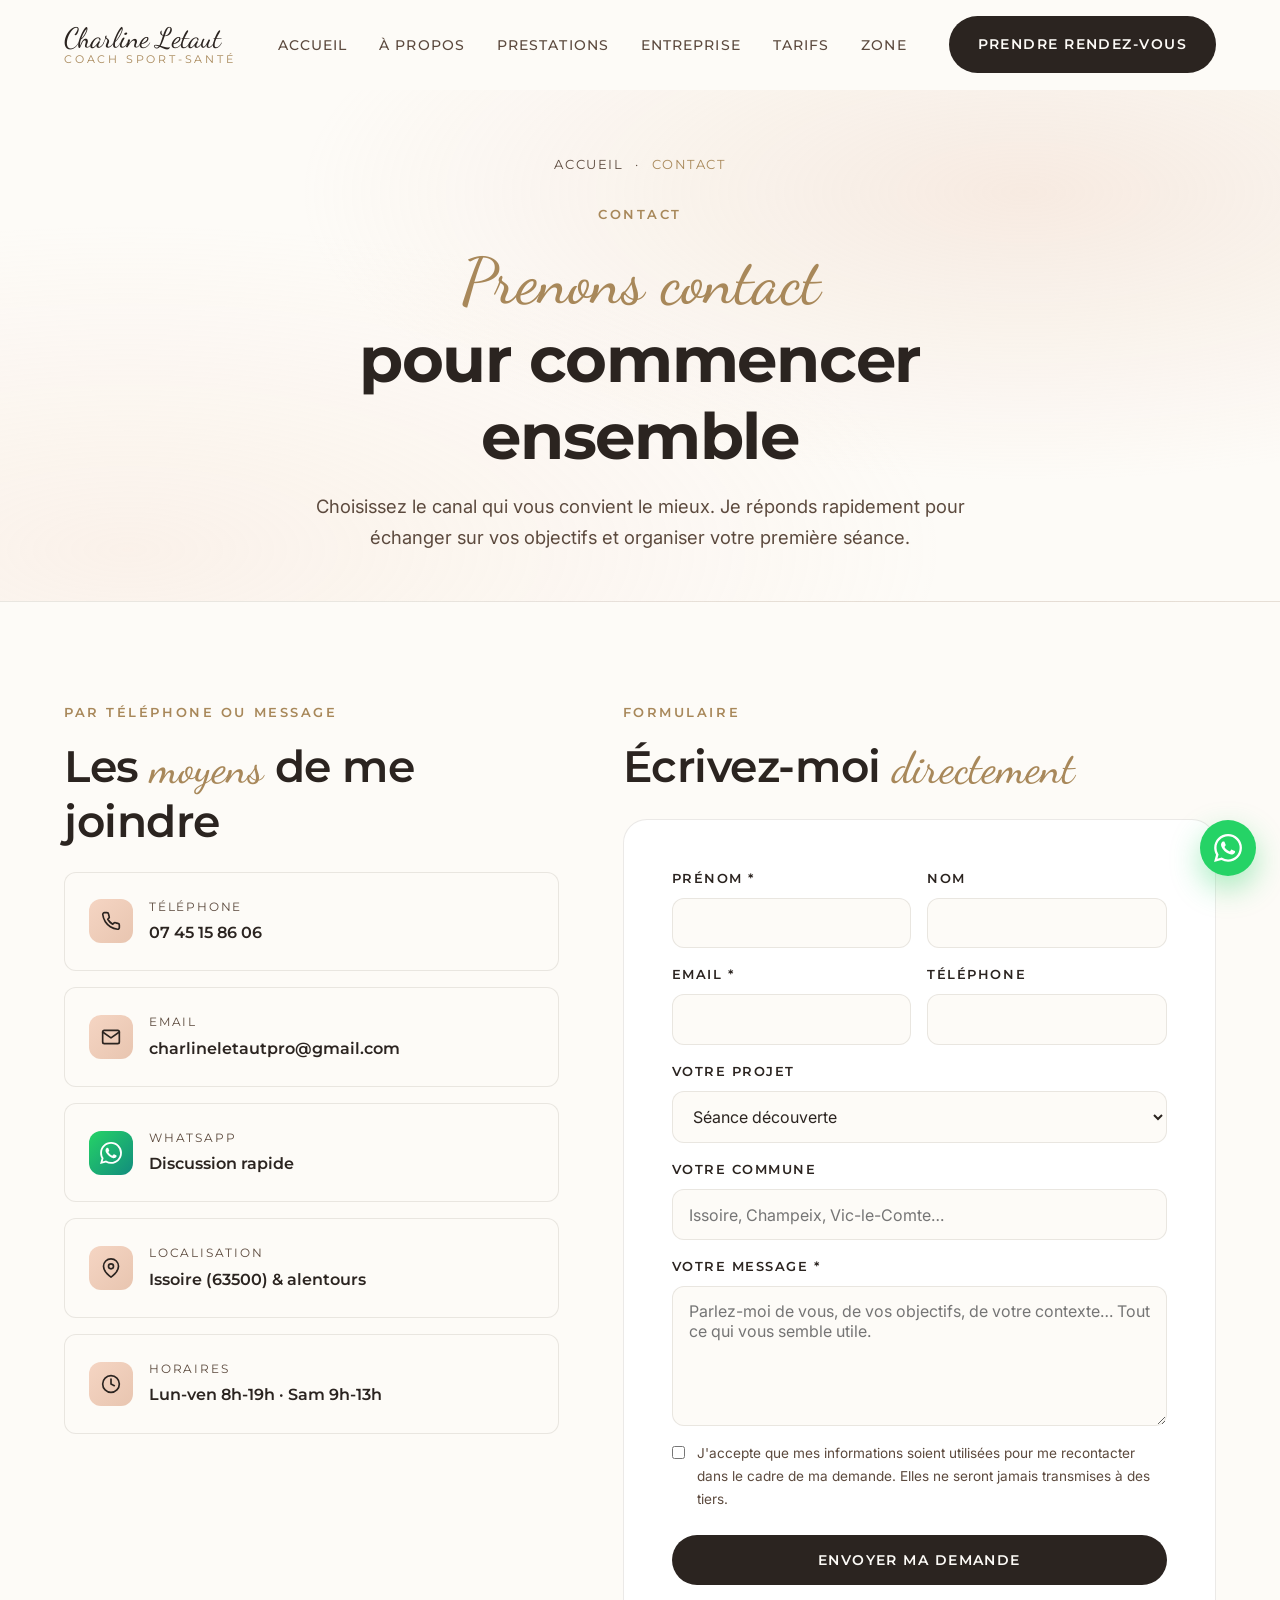
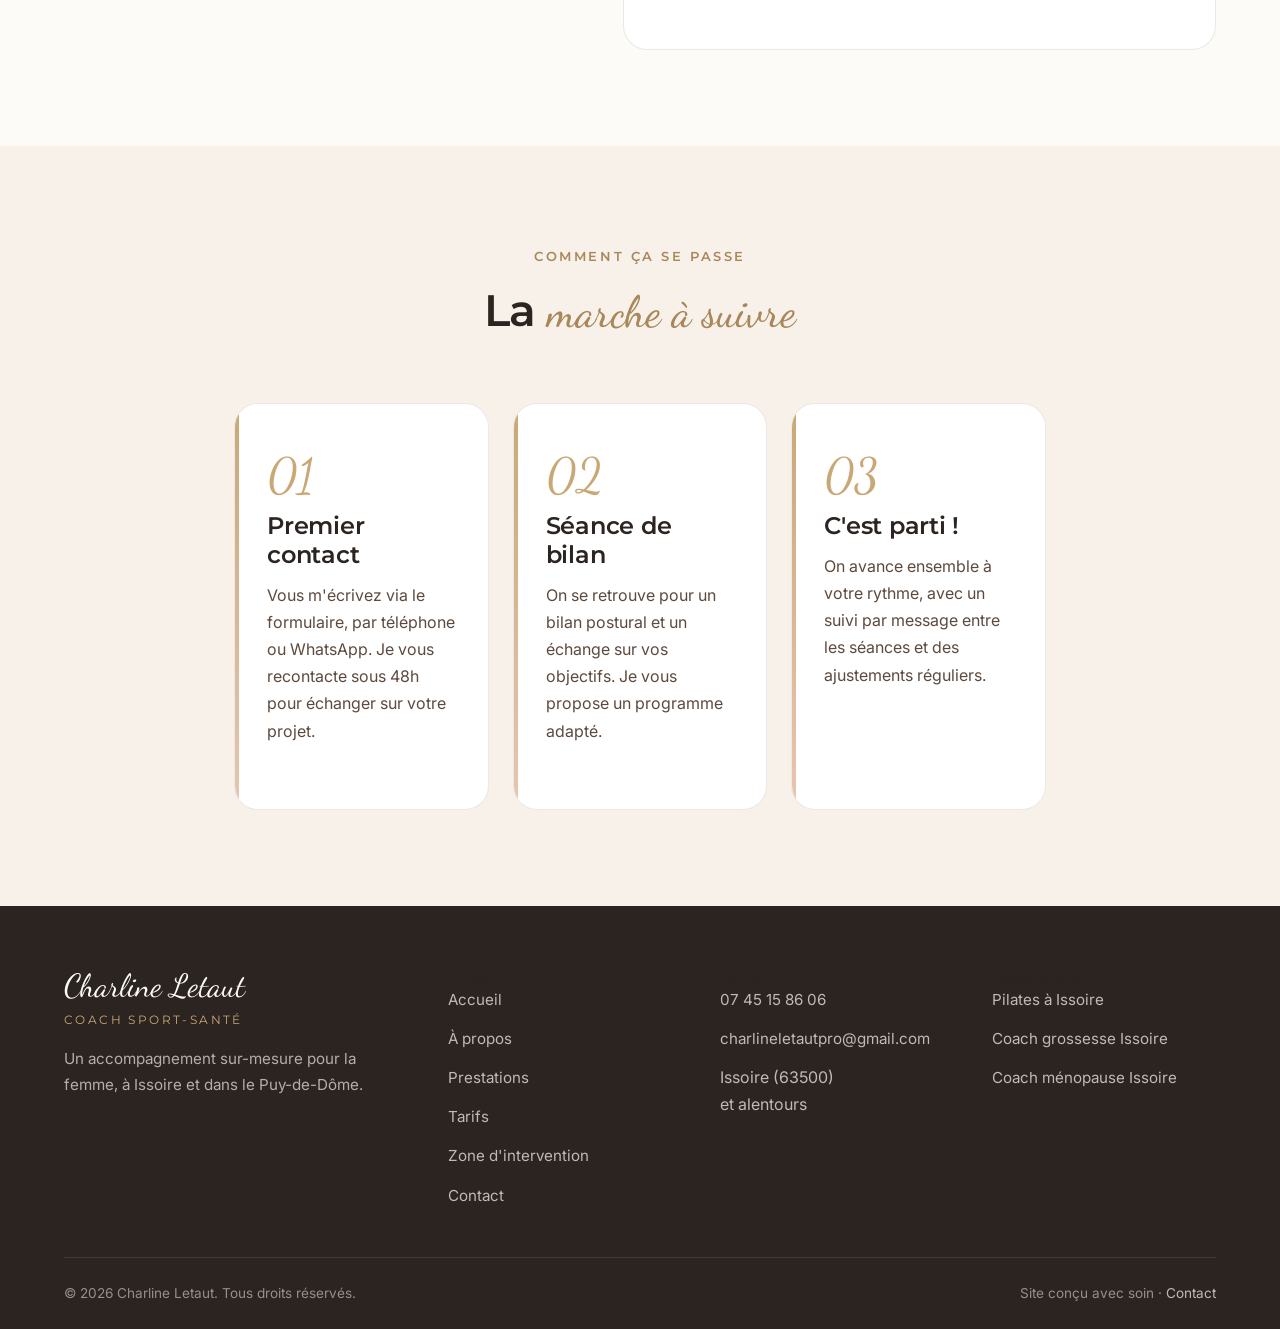
<file: contact.html>
<!DOCTYPE html>
<html lang="fr">
<head>
  <meta charset="UTF-8" />
  <meta name="viewport" content="width=device-width, initial-scale=1.0" />
  <meta http-equiv="Cache-Control" content="no-cache, must-revalidate" />
  <meta name="theme-color" content="#FDFBF7" />

  <title>Contact — Prendre rendez-vous avec Charline Letaut, coach sport-santé Issoire</title>
  <meta name="description" content="Contactez Charline Letaut, coach sport-santé à Issoire (63) : 07 45 15 86 06, charlineletautpro@gmail.com, WhatsApp. Séances à domicile, extérieur ou visio, sur rendez-vous." />
  <meta name="keywords" content="contact coach Issoire, rendez-vous coach sportif Issoire, prendre RDV coach sport Issoire, téléphone coach sportif Puy-de-Dôme" />
  <meta name="robots" content="index, follow" />
  <link rel="canonical" href="https://charline-letaut.fr/contact.html" />

  <meta property="og:type" content="website" />
  <meta property="og:locale" content="fr_FR" />
  <meta property="og:url" content="https://charline-letaut.fr/contact.html" />
  <meta property="og:title" content="Contact — Charline Letaut, coach sport-santé à Issoire" />
  <meta property="og:description" content="Téléphone, email, WhatsApp. Prenez rendez-vous pour une séance à domicile, en extérieur ou en visio." />
  <meta property="og:image" content="https://charline-letaut.fr/assets/og-image.jpg" />
  <meta name="twitter:card" content="summary_large_image" />

  <link rel="icon" type="image/svg+xml" href="assets/favicon.svg?v=32" />

  <link rel="preconnect" href="https://fonts.googleapis.com" />
  <link rel="preconnect" href="https://fonts.gstatic.com" crossorigin />
  <link href="https://fonts.googleapis.com/css2?family=Dancing+Script:wght@500;600&family=Inter:wght@400;500;600&family=Montserrat:wght@400;500;600;700&display=swap" rel="stylesheet" />

  <link rel="stylesheet" href="css/style.css?v=32" />

  <!-- PLAUSIBLE SCRIPT HERE -->

  <!-- Schema.org : ContactPage + LocalBusiness -->
  <script type="application/ld+json">
  {
    "@context": "https://schema.org",
    "@type": "ContactPage",
    "url": "https://charline-letaut.fr/contact.html",
    "mainEntity": {
      "@id": "https://charline-letaut.fr/#business",
      "@type": "HealthAndBeautyBusiness",
      "name": "Charline Letaut — Coach sport-santé",
      "telephone": "+33745158606",
      "email": "charlineletautpro@gmail.com",
      "address": {
        "@type": "PostalAddress",
        "addressLocality": "Issoire",
        "postalCode": "63500",
        "addressCountry": "FR"
      },
      "contactPoint": {
        "@type": "ContactPoint",
        "telephone": "+33745158606",
        "contactType": "customer service",
        "areaServed": "FR",
        "availableLanguage": ["French"]
      }
    }
  }
  </script>
  <script type="application/ld+json">
  {
    "@context": "https://schema.org",
    "@type": "BreadcrumbList",
    "itemListElement": [
      { "@type": "ListItem", "position": 1, "name": "Accueil", "item": "https://charline-letaut.fr/" },
      { "@type": "ListItem", "position": 2, "name": "Contact", "item": "https://charline-letaut.fr/contact.html" }
    ]
  }
  </script>
</head>
<body>
  <a class="skip-link" href="#main">Aller au contenu</a>

  <header class="site-header" role="banner">
    <div class="container">
      <nav class="nav" aria-label="Navigation principale">
        <a href="index.html" class="nav__brand" aria-label="Retour à l'accueil">
          <span class="nav__brand-name">Charline Letaut</span>
          <span class="nav__brand-role">Coach sport-santé</span>
        </a>
        <ul class="nav__menu">
          <li><a href="index.html" class="nav__link" data-nav="index.html">Accueil</a></li>
          <li><a href="a-propos.html" class="nav__link" data-nav="a-propos.html">À propos</a></li>
          <li><a href="prestations.html" class="nav__link" data-nav="prestations.html">Prestations</a></li>
          <li><a href="entreprise.html" class="nav__link" data-nav="entreprise.html">Entreprise</a></li>
          <li><a href="tarifs.html" class="nav__link" data-nav="tarifs.html">Tarifs</a></li>
          <li><a href="zone-intervention.html" class="nav__link" data-nav="zone-intervention.html">Zone</a></li>
        </ul>
        <a href="contact.html" class="btn btn--primary nav__cta">Prendre rendez-vous</a>
        <button class="nav__toggle" aria-expanded="false" aria-label="Ouvrir le menu" aria-controls="mobile-menu"><span></span><span></span><span></span></button>
      </nav>
    </div>
  </header>
    <div class="nav__mobile" id="mobile-menu">
      <a href="index.html" class="nav__link" data-nav="index.html">Accueil</a>
      <a href="a-propos.html" class="nav__link" data-nav="a-propos.html">À propos</a>
      <a href="prestations.html" class="nav__link" data-nav="prestations.html">Prestations</a>
      <a href="entreprise.html" class="nav__link" data-nav="entreprise.html">Entreprise</a>
      <a href="tarifs.html" class="nav__link" data-nav="tarifs.html">Tarifs</a>
      <a href="zone-intervention.html" class="nav__link" data-nav="zone-intervention.html">Zone d'intervention</a>
      <a href="contact.html" class="nav__link" data-nav="contact.html">Contact</a>
      <a href="contact.html" class="btn btn--primary">Prendre rendez-vous</a>
    </div>
  

  <main id="main">
    <section class="page-hero">
      <div class="container">
        <div class="page-hero__content reveal">
          <nav class="breadcrumb" aria-label="Fil d'Ariane">
            <a href="index.html">Accueil</a><span>·</span><span aria-current="page">Contact</span>
          </nav>
          <span class="eyebrow">Contact</span>
          <h1><span class="script">Prenons contact</span><br />pour commencer ensemble</h1>
          <p class="lead">Choisissez le canal qui vous convient le mieux. Je réponds rapidement pour échanger sur vos objectifs et organiser votre première séance.</p>
        </div>
      </div>
    </section>

    <section class="section">
      <div class="container">
        <div class="contact-grid">

          <aside>
            <span class="eyebrow">Par téléphone ou message</span>
            <h2 style="margin-bottom: var(--s-5);">Les <span class="script">moyens</span> de me joindre</h2>

            <div class="contact-methods">
              <a href="tel:+33745158606" class="contact-method">
                <span class="contact-method__icon">
                  <svg xmlns="http://www.w3.org/2000/svg" width="20" height="20" viewBox="0 0 24 24" fill="none" stroke="currentColor" stroke-width="2" stroke-linecap="round" stroke-linejoin="round"><path d="M22 16.92v3a2 2 0 0 1-2.18 2 19.79 19.79 0 0 1-8.63-3.07 19.5 19.5 0 0 1-6-6 19.79 19.79 0 0 1-3.07-8.67A2 2 0 0 1 4.11 2h3a2 2 0 0 1 2 1.72 12.84 12.84 0 0 0 .7 2.81 2 2 0 0 1-.45 2.11L8.09 9.91a16 16 0 0 0 6 6l1.27-1.27a2 2 0 0 1 2.11-.45 12.84 12.84 0 0 0 2.81.7A2 2 0 0 1 22 16.92z"/></svg>
                </span>
                <div>
                  <span class="contact-method__label">Téléphone</span>
                  <span class="contact-method__value">07 45 15 86 06</span>
                </div>
              </a>

              <a href="mailto:charlineletautpro@gmail.com" class="contact-method">
                <span class="contact-method__icon">
                  <svg xmlns="http://www.w3.org/2000/svg" width="20" height="20" viewBox="0 0 24 24" fill="none" stroke="currentColor" stroke-width="2" stroke-linecap="round" stroke-linejoin="round"><path d="M4 4h16c1.1 0 2 .9 2 2v12c0 1.1-.9 2-2 2H4c-1.1 0-2-.9-2-2V6c0-1.1.9-2 2-2z"/><polyline points="22,6 12,13 2,6"/></svg>
                </span>
                <div>
                  <span class="contact-method__label">Email</span>
                  <span class="contact-method__value">charlineletautpro@gmail.com</span>
                </div>
              </a>

              <a href="https://wa.me/33745158606" class="contact-method" target="_blank" rel="noopener">
                <span class="contact-method__icon" style="background: linear-gradient(135deg, #25D366, #128C7E); color: white;">
                  <svg xmlns="http://www.w3.org/2000/svg" width="22" height="22" viewBox="0 0 24 24" fill="currentColor"><path d="M17.472 14.382c-.297-.149-1.758-.867-2.03-.967-.273-.099-.471-.148-.67.15-.197.297-.767.966-.94 1.164-.173.199-.347.223-.644.075-.297-.15-1.255-.463-2.39-1.475-.883-.788-1.48-1.761-1.653-2.059-.173-.297-.018-.458.13-.606.134-.133.298-.347.446-.52.149-.174.198-.298.298-.497.099-.198.05-.371-.025-.52-.075-.149-.669-1.612-.916-2.207-.242-.579-.487-.5-.669-.51-.173-.008-.371-.01-.57-.01-.198 0-.52.074-.792.372-.272.297-1.04 1.016-1.04 2.479 0 1.462 1.065 2.875 1.213 3.074.149.198 2.096 3.2 5.077 4.487.709.306 1.262.489 1.694.625.712.227 1.36.195 1.871.118.571-.085 1.758-.719 2.006-1.413.248-.694.248-1.289.173-1.413-.074-.124-.272-.198-.57-.347m-5.421 7.403h-.004a9.87 9.87 0 01-5.031-1.378l-.361-.214-3.741.982.998-3.648-.235-.374a9.86 9.86 0 01-1.51-5.26c.001-5.45 4.436-9.884 9.888-9.884 2.64 0 5.122 1.03 6.988 2.898a9.825 9.825 0 012.893 6.994c-.003 5.45-4.437 9.884-9.885 9.884m8.413-18.297A11.815 11.815 0 0012.05 0C5.495 0 .16 5.335.157 11.892c0 2.096.547 4.142 1.588 5.945L.057 24l6.305-1.654a11.882 11.882 0 005.683 1.448h.005c6.554 0 11.89-5.335 11.893-11.893a11.821 11.821 0 00-3.48-8.413z"/></svg>
                </span>
                <div>
                  <span class="contact-method__label">WhatsApp</span>
                  <span class="contact-method__value">Discussion rapide</span>
                </div>
              </a>

              <div class="contact-method" style="cursor: default;">
                <span class="contact-method__icon">
                  <svg xmlns="http://www.w3.org/2000/svg" width="20" height="20" viewBox="0 0 24 24" fill="none" stroke="currentColor" stroke-width="2" stroke-linecap="round" stroke-linejoin="round"><path d="M21 10c0 7-9 13-9 13s-9-6-9-13a9 9 0 0 1 18 0z"/><circle cx="12" cy="10" r="3"/></svg>
                </span>
                <div>
                  <span class="contact-method__label">Localisation</span>
                  <span class="contact-method__value">Issoire (63500) &amp; alentours</span>
                </div>
              </div>

              <div class="contact-method" style="cursor: default;">
                <span class="contact-method__icon">
                  <svg xmlns="http://www.w3.org/2000/svg" width="20" height="20" viewBox="0 0 24 24" fill="none" stroke="currentColor" stroke-width="2" stroke-linecap="round" stroke-linejoin="round"><circle cx="12" cy="12" r="10"/><polyline points="12 6 12 12 16 14"/></svg>
                </span>
                <div>
                  <span class="contact-method__label">Horaires</span>
                  <span class="contact-method__value">Lun-ven 8h-19h · Sam 9h-13h</span>
                </div>
              </div>
            </div>
          </aside>

          <section>
            <span class="eyebrow">Formulaire</span>
            <h2 style="margin-bottom: var(--s-5);">Écrivez-moi <span class="script">directement</span></h2>

            <form class="form reveal"
                  action="https://formspree.io/f/REPLACE_ME"
                  method="POST"
                  data-contact>
              <!-- Change action with your Formspree or Web3Forms endpoint -->
              <div class="form__row form__row--split">
                <div class="form__field">
                  <label for="firstname">Prénom *</label>
                  <input id="firstname" name="firstname" type="text" required autocomplete="given-name" />
                </div>
                <div class="form__field">
                  <label for="lastname">Nom</label>
                  <input id="lastname" name="lastname" type="text" autocomplete="family-name" />
                </div>
              </div>

              <div class="form__row form__row--split">
                <div class="form__field">
                  <label for="email">Email *</label>
                  <input id="email" name="email" type="email" required autocomplete="email" />
                </div>
                <div class="form__field">
                  <label for="phone">Téléphone</label>
                  <input id="phone" name="phone" type="tel" autocomplete="tel" />
                </div>
              </div>

              <div class="form__row">
                <div class="form__field">
                  <label for="subject">Votre projet</label>
                  <select id="subject" name="subject">
                    <option value="decouverte">Séance découverte</option>
                    <option value="pilates">Pilates</option>
                    <option value="grossesse">Accompagnement grossesse / post-natal</option>
                    <option value="menopause">Ménopause</option>
                    <option value="pathologies">Endométriose / SOPK</option>
                    <option value="perte-poids">Perte de poids / remise en forme</option>
                    <option value="reathle">Réathlétisation</option>
                    <option value="marche-nordique">Marche nordique</option>
                    <option value="autre">Autre — précisez dans le message</option>
                  </select>
                </div>
              </div>

              <div class="form__row">
                <div class="form__field">
                  <label for="city">Votre commune</label>
                  <input id="city" name="city" type="text" placeholder="Issoire, Champeix, Vic-le-Comte…" />
                </div>
              </div>

              <div class="form__row">
                <div class="form__field">
                  <label for="message">Votre message *</label>
                  <textarea id="message" name="message" required placeholder="Parlez-moi de vous, de vos objectifs, de votre contexte… Tout ce qui vous semble utile."></textarea>
                </div>
              </div>

              <div class="form__consent">
                <input type="checkbox" id="consent" name="consent" required />
                <label for="consent" style="font-family: var(--f-body); text-transform: none; letter-spacing: 0; font-weight: 400; color: var(--c-taupe);">
                  J'accepte que mes informations soient utilisées pour me recontacter dans le cadre de ma demande. Elles ne seront jamais transmises à des tiers.
                </label>
              </div>

              <button type="submit" class="btn btn--primary">Envoyer ma demande</button>

              <p data-form-notice style="margin-top: var(--s-4); font-size: 0.85rem; color: var(--c-taupe); margin-bottom: 0;"></p>
            </form>
          </section>

        </div>
      </div>
    </section>

    <section class="section section--alt">
      <div class="container container-narrow">
        <header class="section-header reveal">
          <span class="eyebrow">Comment ça se passe</span>
          <h2>La <span class="script">marche à suivre</span></h2>
        </header>

        <div class="grid grid--3">
          <article class="feature reveal">
            <span class="feature__number">01</span>
            <h3>Premier contact</h3>
            <p>Vous m'écrivez via le formulaire, par téléphone ou WhatsApp. Je vous recontacte sous 48h pour échanger sur votre projet.</p>
          </article>
          <article class="feature reveal reveal-delay-1">
            <span class="feature__number">02</span>
            <h3>Séance de bilan</h3>
            <p>On se retrouve pour un bilan postural et un échange sur vos objectifs. Je vous propose un programme adapté.</p>
          </article>
          <article class="feature reveal reveal-delay-2">
            <span class="feature__number">03</span>
            <h3>C'est parti&nbsp;!</h3>
            <p>On avance ensemble à votre rythme, avec un suivi par message entre les séances et des ajustements réguliers.</p>
          </article>
        </div>
      </div>
    </section>
  </main>

  <footer class="site-footer" role="contentinfo">
    <div class="container">
      <div class="footer__grid">
        <div>
          <div class="footer__brand-name">Charline Letaut</div>
          <div class="footer__brand-role">Coach sport-santé</div>
          <p class="footer__tagline">Un accompagnement sur-mesure pour la femme, à Issoire et dans le Puy-de-Dôme.</p>
        </div>
        <div>
          <h5>Navigation</h5>
          <ul class="footer__list">
            <li><a href="index.html">Accueil</a></li>
            <li><a href="a-propos.html">À propos</a></li>
            <li><a href="prestations.html">Prestations</a></li>
            <li><a href="tarifs.html">Tarifs</a></li>
            <li><a href="zone-intervention.html">Zone d'intervention</a></li>
            <li><a href="contact.html">Contact</a></li>
          </ul>
        </div>
        <div>
          <h5>Contact</h5>
          <ul class="footer__list">
            <li><a href="tel:+33745158606">07 45 15 86 06</a></li>
            <li><a href="mailto:charlineletautpro@gmail.com">charlineletautpro@gmail.com</a></li>
            <li><address style="font-style: normal;">Issoire (63500)<br />et alentours</address></li>
          </ul>
        </div>
        <div>
          <h5>Pages locales</h5>
          <ul class="footer__list">
            <li><a href="pilates-issoire.html">Pilates à Issoire</a></li>
            <li><a href="coach-grossesse-issoire.html">Coach grossesse Issoire</a></li>
            <li><a href="coach-menopause-issoire.html">Coach ménopause Issoire</a></li>
          </ul>
        </div>
      </div>
      <div class="footer__bottom">
        <span>© <span data-year>2026</span> Charline Letaut. Tous droits réservés.</span>
        <span>Site conçu avec soin · <a href="contact.html">Contact</a></span>
      </div>
    </div>
  </footer>

  <a href="https://wa.me/33745158606" class="whatsapp-float" aria-label="Contacter sur WhatsApp" target="_blank" rel="noopener">
    <svg xmlns="http://www.w3.org/2000/svg" viewBox="0 0 24 24" fill="currentColor"><path d="M17.472 14.382c-.297-.149-1.758-.867-2.03-.967-.273-.099-.471-.148-.67.15-.197.297-.767.966-.94 1.164-.173.199-.347.223-.644.075-.297-.15-1.255-.463-2.39-1.475-.883-.788-1.48-1.761-1.653-2.059-.173-.297-.018-.458.13-.606.134-.133.298-.347.446-.52.149-.174.198-.298.298-.497.099-.198.05-.371-.025-.52-.075-.149-.669-1.612-.916-2.207-.242-.579-.487-.5-.669-.51-.173-.008-.371-.01-.57-.01-.198 0-.52.074-.792.372-.272.297-1.04 1.016-1.04 2.479 0 1.462 1.065 2.875 1.213 3.074.149.198 2.096 3.2 5.077 4.487.709.306 1.262.489 1.694.625.712.227 1.36.195 1.871.118.571-.085 1.758-.719 2.006-1.413.248-.694.248-1.289.173-1.413-.074-.124-.272-.198-.57-.347m-5.421 7.403h-.004a9.87 9.87 0 01-5.031-1.378l-.361-.214-3.741.982.998-3.648-.235-.374a9.86 9.86 0 01-1.51-5.26c.001-5.45 4.436-9.884 9.888-9.884 2.64 0 5.122 1.03 6.988 2.898a9.825 9.825 0 012.893 6.994c-.003 5.45-4.437 9.884-9.885 9.884m8.413-18.297A11.815 11.815 0 0012.05 0C5.495 0 .16 5.335.157 11.892c0 2.096.547 4.142 1.588 5.945L.057 24l6.305-1.654a11.882 11.882 0 005.683 1.448h.005c6.554 0 11.89-5.335 11.893-11.893a11.821 11.821 0 00-3.48-8.413z"/></svg>
  </a>

  <script src="js/main.js?v=32"></script>
</body>
</html>
</file>
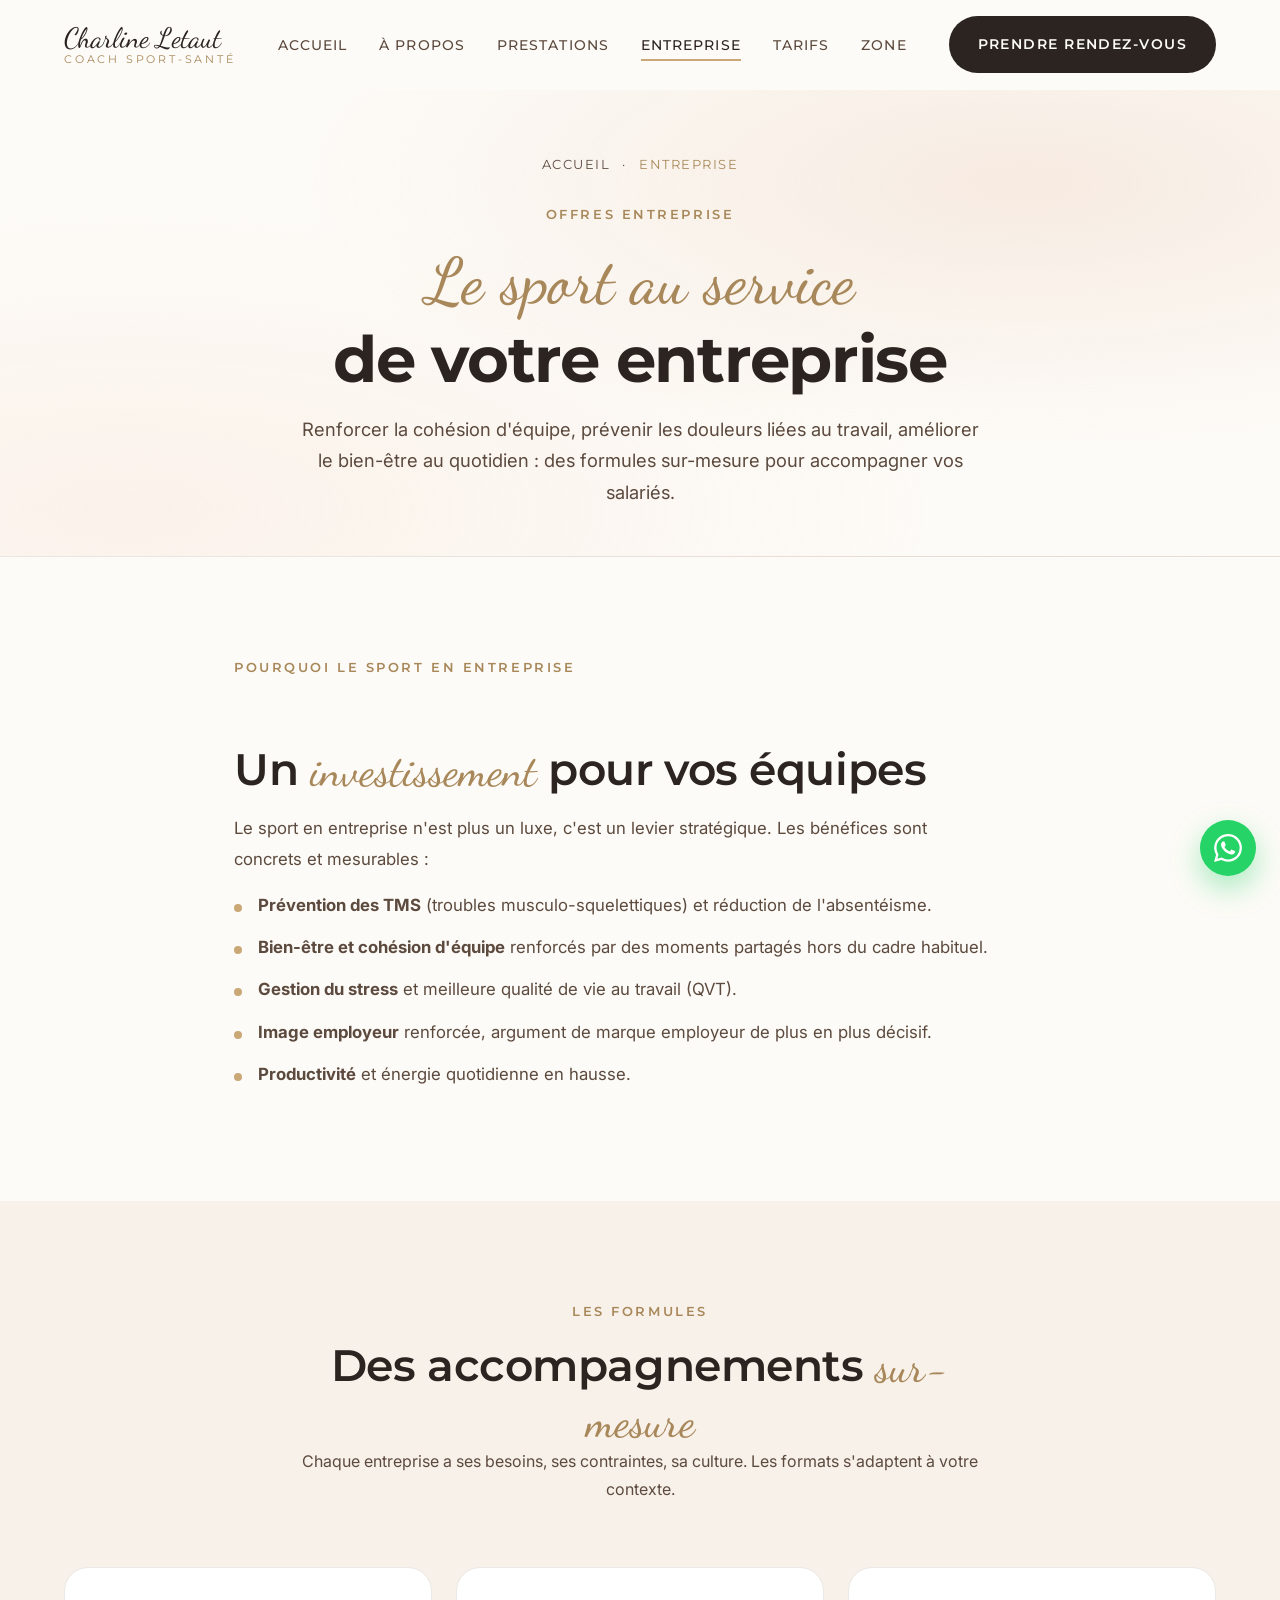
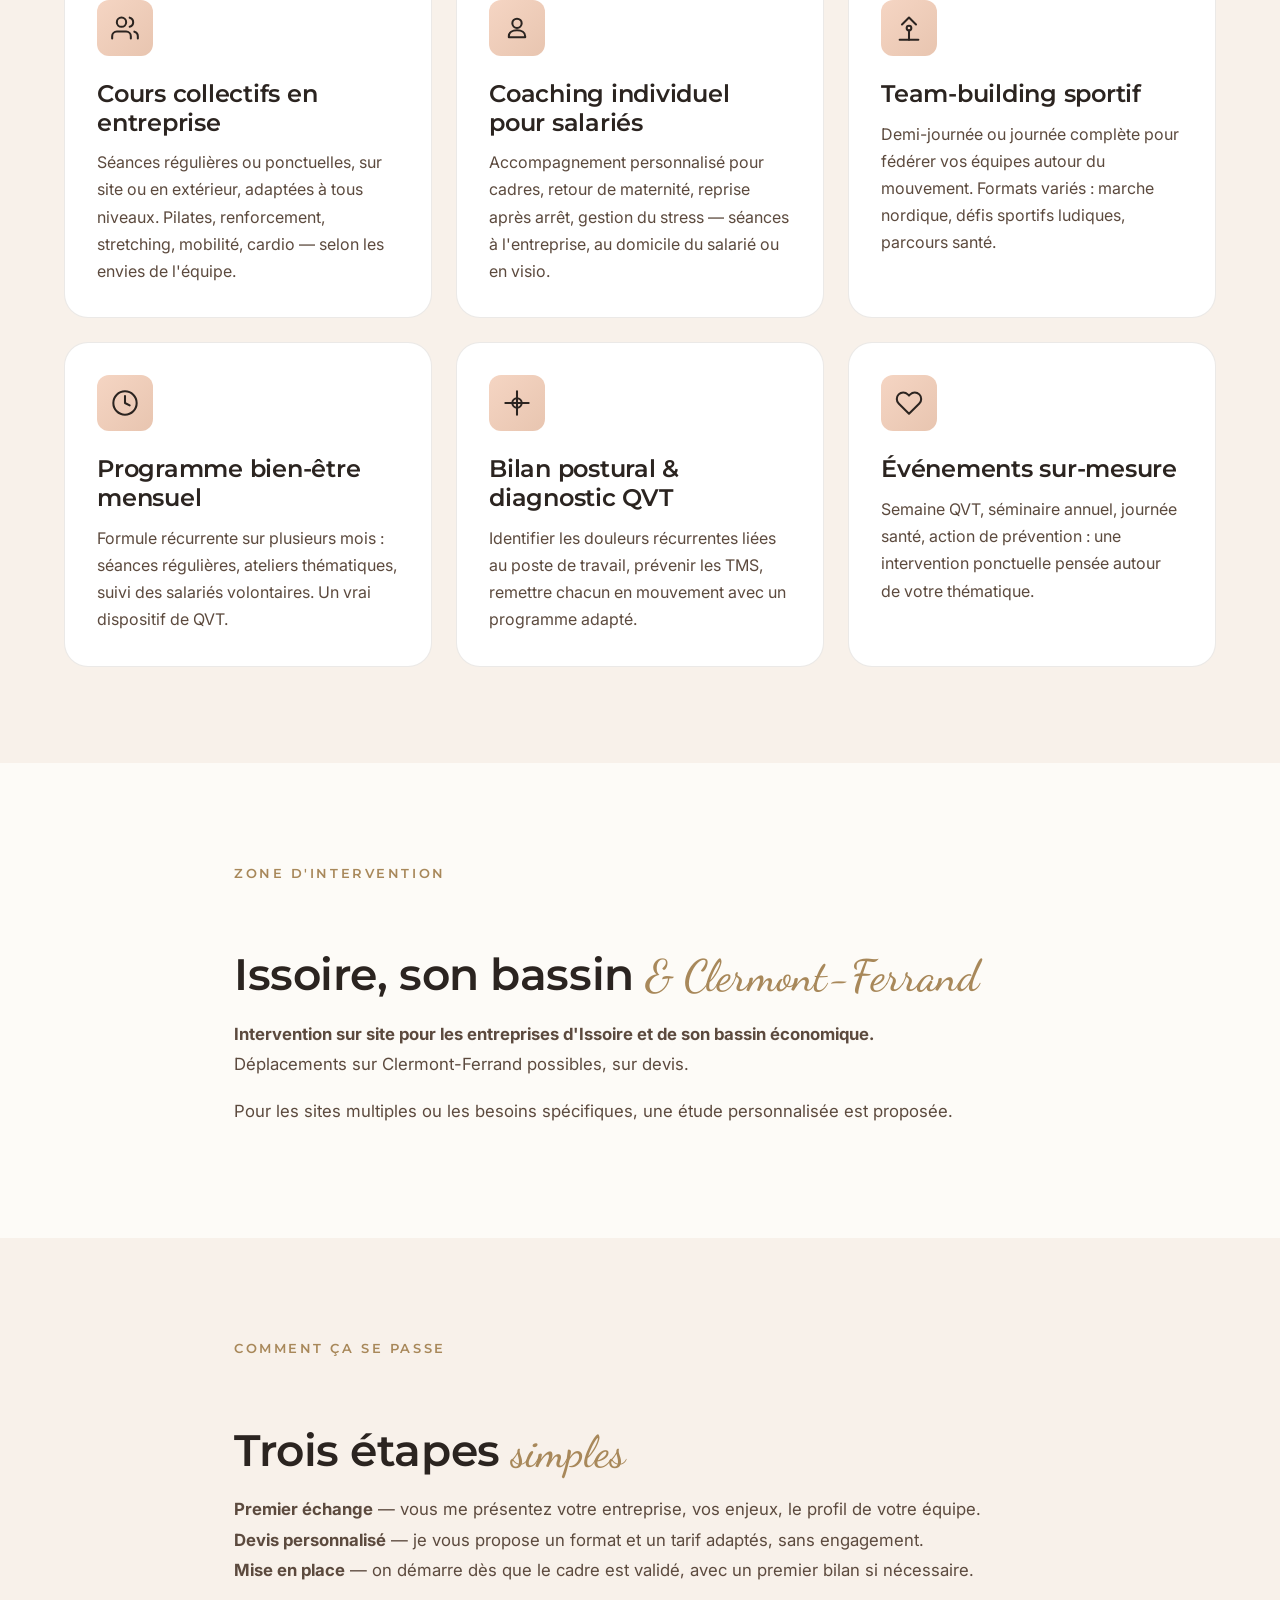
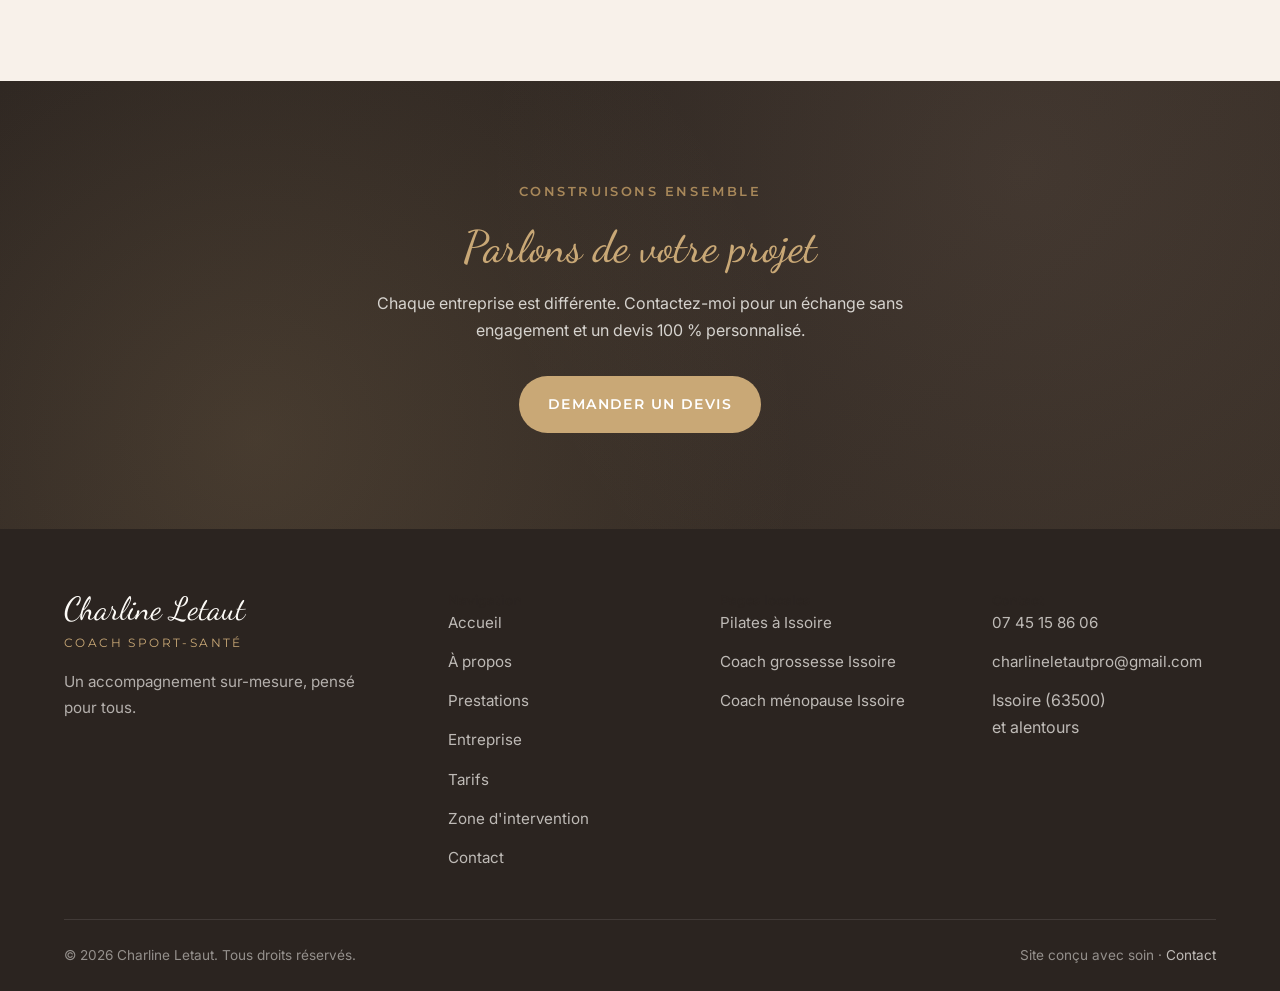
<file: entreprise.html>
<!DOCTYPE html>
<html lang="fr">
<head>
  <meta charset="UTF-8" />
  <meta name="viewport" content="width=device-width, initial-scale=1.0" />
  <meta http-equiv="Cache-Control" content="no-cache, must-revalidate" />
  <meta name="theme-color" content="#FDFBF7" />

  <title>Coach sport en entreprise — Cours collectifs, QVT, team-building | Charline Letaut</title>
  <meta name="description" content="Coaching sportif en entreprise à Issoire et son bassin, Clermont-Ferrand sur devis. Cours collectifs, coaching individuel salariés, team-building, programmes bien-être et diagnostic postural." />
  <meta name="keywords" content="coach sportif entreprise Issoire, QVT Puy-de-Dôme, team-building sport Clermont-Ferrand, bien-être entreprise Issoire, cours collectif entreprise, coach salariés" />
  <meta name="robots" content="index, follow" />
  <link rel="canonical" href="https://charline-letaut.fr/entreprise.html" />

  <meta property="og:type" content="website" />
  <meta property="og:locale" content="fr_FR" />
  <meta property="og:url" content="https://charline-letaut.fr/entreprise.html" />
  <meta property="og:title" content="Offres entreprise — Charline Letaut, coach sport-santé" />
  <meta property="og:description" content="Le sport au service du bien-être et de la cohésion en entreprise. Formules sur-mesure à Issoire, Clermont-Ferrand sur devis." />
  <meta property="og:image" content="https://charline-letaut.fr/assets/og-image.jpg" />
  <meta name="twitter:card" content="summary_large_image" />

  <link rel="icon" type="image/svg+xml" href="assets/favicon.svg?v=32" />

  <link rel="preconnect" href="https://fonts.googleapis.com" />
  <link rel="preconnect" href="https://fonts.gstatic.com" crossorigin />
  <link href="https://fonts.googleapis.com/css2?family=Dancing+Script:wght@500;600&family=Inter:wght@400;500;600&family=Montserrat:wght@400;500;600;700&display=swap" rel="stylesheet" />

  <link rel="stylesheet" href="css/style.css?v=32" />

  <!-- PLAUSIBLE SCRIPT HERE -->

  <!-- Schema.org : Service entreprise -->
  <script type="application/ld+json">
  {
    "@context": "https://schema.org",
    "@type": "Service",
    "serviceType": "Coaching sportif en entreprise",
    "name": "Offres entreprise — coach sport-santé",
    "description": "Cours collectifs, coaching individuel salariés, team-building sportif, programmes bien-être mensuels et diagnostic postural en entreprise à Issoire et Clermont-Ferrand.",
    "provider": { "@id": "https://charline-letaut.fr/#business" },
    "areaServed": [
      { "@type": "City", "name": "Issoire" },
      { "@type": "City", "name": "Clermont-Ferrand" }
    ],
    "offers": {
      "@type": "Offer",
      "priceSpecification": {
        "@type": "PriceSpecification",
        "description": "Sur devis, selon le format et la taille de l'entreprise"
      }
    }
  }
  </script>
  <script type="application/ld+json">
  {
    "@context": "https://schema.org",
    "@type": "BreadcrumbList",
    "itemListElement": [
      { "@type": "ListItem", "position": 1, "name": "Accueil", "item": "https://charline-letaut.fr/" },
      { "@type": "ListItem", "position": 2, "name": "Entreprise", "item": "https://charline-letaut.fr/entreprise.html" }
    ]
  }
  </script>
</head>
<body>
  <a class="skip-link" href="#main">Aller au contenu</a>

  <header class="site-header" role="banner">
    <div class="container">
      <nav class="nav" aria-label="Navigation principale">
        <a href="index.html" class="nav__brand" aria-label="Retour à l'accueil">
          <span class="nav__brand-name">Charline Letaut</span>
          <span class="nav__brand-role">Coach sport-santé</span>
        </a>
        <ul class="nav__menu">
          <li><a href="index.html" class="nav__link" data-nav="index.html">Accueil</a></li>
          <li><a href="a-propos.html" class="nav__link" data-nav="a-propos.html">À propos</a></li>
          <li><a href="prestations.html" class="nav__link" data-nav="prestations.html">Prestations</a></li>
          <li><a href="entreprise.html" class="nav__link" data-nav="entreprise.html">Entreprise</a></li>
          <li><a href="tarifs.html" class="nav__link" data-nav="tarifs.html">Tarifs</a></li>
          <li><a href="zone-intervention.html" class="nav__link" data-nav="zone-intervention.html">Zone</a></li>
        </ul>
        <a href="contact.html" class="btn btn--primary nav__cta">Prendre rendez-vous</a>
        <button class="nav__toggle" aria-expanded="false" aria-label="Ouvrir le menu" aria-controls="mobile-menu"><span></span><span></span><span></span></button>
      </nav>
    </div>
  </header>
    <div class="nav__mobile" id="mobile-menu">
      <a href="index.html" class="nav__link" data-nav="index.html">Accueil</a>
      <a href="a-propos.html" class="nav__link" data-nav="a-propos.html">À propos</a>
      <a href="prestations.html" class="nav__link" data-nav="prestations.html">Prestations</a>
      <a href="entreprise.html" class="nav__link" data-nav="entreprise.html">Entreprise</a>
      <a href="tarifs.html" class="nav__link" data-nav="tarifs.html">Tarifs</a>
      <a href="zone-intervention.html" class="nav__link" data-nav="zone-intervention.html">Zone d'intervention</a>
      <a href="contact.html" class="nav__link" data-nav="contact.html">Contact</a>
      <a href="contact.html" class="btn btn--primary">Prendre rendez-vous</a>
    </div>

  <main id="main">
    <section class="page-hero">
      <div class="container">
        <div class="page-hero__content reveal">
          <nav class="breadcrumb" aria-label="Fil d'Ariane">
            <a href="index.html">Accueil</a><span>·</span><span aria-current="page">Entreprise</span>
          </nav>
          <span class="eyebrow">Offres entreprise</span>
          <h1><span class="script">Le sport au service</span><br />de votre entreprise</h1>
          <p class="lead">Renforcer la cohésion d'équipe, prévenir les douleurs liées au travail, améliorer le bien-être au quotidien&nbsp;: des formules sur-mesure pour accompagner vos salariés.</p>
        </div>
      </div>
    </section>

    <section class="section">
      <div class="container container-narrow">
        <div class="reveal prose">
          <span class="eyebrow">Pourquoi le sport en entreprise</span>
          <h2>Un <span class="script">investissement</span> pour vos équipes</h2>
          <p>Le sport en entreprise n'est plus un luxe, c'est un levier stratégique. Les bénéfices sont concrets et mesurables&nbsp;:</p>
          <ul>
            <li><strong>Prévention des TMS</strong> (troubles musculo-squelettiques) et réduction de l'absentéisme.</li>
            <li><strong>Bien-être et cohésion d'équipe</strong> renforcés par des moments partagés hors du cadre habituel.</li>
            <li><strong>Gestion du stress</strong> et meilleure qualité de vie au travail (QVT).</li>
            <li><strong>Image employeur</strong> renforcée, argument de marque employeur de plus en plus décisif.</li>
            <li><strong>Productivité</strong> et énergie quotidienne en hausse.</li>
          </ul>
        </div>
      </div>
    </section>

    <section class="section section--alt">
      <div class="container">
        <header class="section-header reveal">
          <span class="eyebrow">Les formules</span>
          <h2>Des accompagnements <span class="script">sur-mesure</span></h2>
          <p>Chaque entreprise a ses besoins, ses contraintes, sa culture. Les formats s'adaptent à votre contexte.</p>
        </header>

        <div class="grid grid--3">
          <article class="card reveal">
            <div class="card__icon">
              <svg xmlns="http://www.w3.org/2000/svg" viewBox="0 0 24 24" fill="none" stroke="currentColor" stroke-width="1.75" stroke-linecap="round" stroke-linejoin="round"><path d="M17 21v-2a4 4 0 0 0-4-4H5a4 4 0 0 0-4 4v2"/><circle cx="9" cy="7" r="4"/><path d="M23 21v-2a4 4 0 0 0-3-3.87"/><path d="M16 3.13a4 4 0 0 1 0 7.75"/></svg>
            </div>
            <h3>Cours collectifs en entreprise</h3>
            <p>Séances régulières ou ponctuelles, sur site ou en extérieur, adaptées à tous niveaux. Pilates, renforcement, stretching, mobilité, cardio — selon les envies de l'équipe.</p>
          </article>

          <article class="card reveal reveal-delay-1">
            <div class="card__icon">
              <svg xmlns="http://www.w3.org/2000/svg" viewBox="0 0 24 24" fill="none" stroke="currentColor" stroke-width="1.75" stroke-linecap="round" stroke-linejoin="round"><circle cx="12" cy="8" r="4"/><path d="M12 14c-4 0-7 2-7 5v1h14v-1c0-3-3-5-7-5z"/></svg>
            </div>
            <h3>Coaching individuel pour salariés</h3>
            <p>Accompagnement personnalisé pour cadres, retour de maternité, reprise après arrêt, gestion du stress — séances à l'entreprise, au domicile du salarié ou en visio.</p>
          </article>

          <article class="card reveal reveal-delay-2">
            <div class="card__icon">
              <svg xmlns="http://www.w3.org/2000/svg" viewBox="0 0 24 24" fill="none" stroke="currentColor" stroke-width="1.75" stroke-linecap="round" stroke-linejoin="round"><path d="M6 9l6-6 6 6"/><path d="M4 22h16"/><path d="M12 15v7"/><circle cx="12" cy="12" r="2"/></svg>
            </div>
            <h3>Team-building sportif</h3>
            <p>Demi-journée ou journée complète pour fédérer vos équipes autour du mouvement. Formats variés&nbsp;: marche nordique, défis sportifs ludiques, parcours santé.</p>
          </article>

          <article class="card reveal reveal-delay-3">
            <div class="card__icon">
              <svg xmlns="http://www.w3.org/2000/svg" viewBox="0 0 24 24" fill="none" stroke="currentColor" stroke-width="1.75" stroke-linecap="round" stroke-linejoin="round"><circle cx="12" cy="12" r="10"/><polyline points="12 6 12 12 16 14"/></svg>
            </div>
            <h3>Programme bien-être mensuel</h3>
            <p>Formule récurrente sur plusieurs mois&nbsp;: séances régulières, ateliers thématiques, suivi des salariés volontaires. Un vrai dispositif de QVT.</p>
          </article>

          <article class="card reveal">
            <div class="card__icon">
              <svg xmlns="http://www.w3.org/2000/svg" viewBox="0 0 24 24" fill="none" stroke="currentColor" stroke-width="1.75" stroke-linecap="round" stroke-linejoin="round"><path d="M12 2v20M2 12h20"/><circle cx="12" cy="12" r="4"/></svg>
            </div>
            <h3>Bilan postural &amp; diagnostic QVT</h3>
            <p>Identifier les douleurs récurrentes liées au poste de travail, prévenir les TMS, remettre chacun en mouvement avec un programme adapté.</p>
          </article>

          <article class="card reveal reveal-delay-1">
            <div class="card__icon">
              <svg xmlns="http://www.w3.org/2000/svg" viewBox="0 0 24 24" fill="none" stroke="currentColor" stroke-width="1.75" stroke-linecap="round" stroke-linejoin="round"><path d="M20.84 4.61a5.5 5.5 0 0 0-7.78 0L12 5.67l-1.06-1.06a5.5 5.5 0 0 0-7.78 7.78l1.06 1.06L12 21.23l7.78-7.78 1.06-1.06a5.5 5.5 0 0 0 0-7.78z"/></svg>
            </div>
            <h3>Événements sur-mesure</h3>
            <p>Semaine QVT, séminaire annuel, journée santé, action de prévention&nbsp;: une intervention ponctuelle pensée autour de votre thématique.</p>
          </article>
        </div>
      </div>
    </section>

    <section class="section">
      <div class="container container-narrow">
        <div class="reveal prose">
          <span class="eyebrow">Zone d'intervention</span>
          <h2>Issoire, son bassin <span class="script">&amp; Clermont-Ferrand</span></h2>
          <p><strong>Intervention sur site pour les entreprises d'Issoire et de son bassin économique.</strong> Déplacements sur Clermont-Ferrand possibles, sur devis.</p>
          <p>Pour les sites multiples ou les besoins spécifiques, une étude personnalisée est proposée.</p>
        </div>
      </div>
    </section>

    <section class="section section--alt">
      <div class="container container-narrow">
        <div class="reveal prose">
          <span class="eyebrow">Comment ça se passe</span>
          <h2>Trois étapes <span class="script">simples</span></h2>
          <ol>
            <li><strong>Premier échange</strong> — vous me présentez votre entreprise, vos enjeux, le profil de votre équipe.</li>
            <li><strong>Devis personnalisé</strong> — je vous propose un format et un tarif adaptés, sans engagement.</li>
            <li><strong>Mise en place</strong> — on démarre dès que le cadre est validé, avec un premier bilan si nécessaire.</li>
          </ol>
        </div>
      </div>
    </section>

    <section class="cta-banner">
      <div class="container">
        <span class="eyebrow">Construisons ensemble</span>
        <h2><span class="script">Parlons de votre projet</span></h2>
        <p>Chaque entreprise est différente. Contactez-moi pour un échange sans engagement et un devis 100 % personnalisé.</p>
        <a href="contact.html" class="btn btn--primary">Demander un devis</a>
      </div>
    </section>
  </main>

  <footer class="site-footer" role="contentinfo">
    <div class="container">
      <div class="footer__grid">
        <div>
          <div class="footer__brand-name">Charline Letaut</div>
          <div class="footer__brand-role">Coach sport-santé</div>
          <p class="footer__tagline">Un accompagnement sur-mesure, pensé pour tous.</p>
        </div>
        <div>
          <h5>Navigation</h5>
          <ul class="footer__list">
            <li><a href="index.html">Accueil</a></li>
            <li><a href="a-propos.html">À propos</a></li>
            <li><a href="prestations.html">Prestations</a></li>
            <li><a href="entreprise.html">Entreprise</a></li>
            <li><a href="tarifs.html">Tarifs</a></li>
            <li><a href="zone-intervention.html">Zone d'intervention</a></li>
            <li><a href="contact.html">Contact</a></li>
          </ul>
        </div>
        <div>
          <h5>Pages locales</h5>
          <ul class="footer__list">
            <li><a href="pilates-issoire.html">Pilates à Issoire</a></li>
            <li><a href="coach-grossesse-issoire.html">Coach grossesse Issoire</a></li>
            <li><a href="coach-menopause-issoire.html">Coach ménopause Issoire</a></li>
          </ul>
        </div>
        <div>
          <h5>Contact</h5>
          <ul class="footer__list">
            <li><a href="tel:+33745158606">07 45 15 86 06</a></li>
            <li><a href="mailto:charlineletautpro@gmail.com">charlineletautpro@gmail.com</a></li>
            <li><address style="font-style: normal;">Issoire (63500)<br />et alentours</address></li>
          </ul>
        </div>
      </div>
      <div class="footer__bottom">
        <span>© <span data-year>2026</span> Charline Letaut. Tous droits réservés.</span>
        <span>Site conçu avec soin · <a href="contact.html">Contact</a></span>
      </div>
    </div>
  </footer>

  <a href="https://wa.me/33745158606" class="whatsapp-float" aria-label="Contacter sur WhatsApp" target="_blank" rel="noopener">
    <svg xmlns="http://www.w3.org/2000/svg" viewBox="0 0 24 24" fill="currentColor"><path d="M17.472 14.382c-.297-.149-1.758-.867-2.03-.967-.273-.099-.471-.148-.67.15-.197.297-.767.966-.94 1.164-.173.199-.347.223-.644.075-.297-.15-1.255-.463-2.39-1.475-.883-.788-1.48-1.761-1.653-2.059-.173-.297-.018-.458.13-.606.134-.133.298-.347.446-.52.149-.174.198-.298.298-.497.099-.198.05-.371-.025-.52-.075-.149-.669-1.612-.916-2.207-.242-.579-.487-.5-.669-.51-.173-.008-.371-.01-.57-.01-.198 0-.52.074-.792.372-.272.297-1.04 1.016-1.04 2.479 0 1.462 1.065 2.875 1.213 3.074.149.198 2.096 3.2 5.077 4.487.709.306 1.262.489 1.694.625.712.227 1.36.195 1.871.118.571-.085 1.758-.719 2.006-1.413.248-.694.248-1.289.173-1.413-.074-.124-.272-.198-.57-.347m-5.421 7.403h-.004a9.87 9.87 0 01-5.031-1.378l-.361-.214-3.741.982.998-3.648-.235-.374a9.86 9.86 0 01-1.51-5.26c.001-5.45 4.436-9.884 9.888-9.884 2.64 0 5.122 1.03 6.988 2.898a9.825 9.825 0 012.893 6.994c-.003 5.45-4.437 9.884-9.885 9.884m8.413-18.297A11.815 11.815 0 0012.05 0C5.495 0 .16 5.335.157 11.892c0 2.096.547 4.142 1.588 5.945L.057 24l6.305-1.654a11.882 11.882 0 005.683 1.448h.005c6.554 0 11.89-5.335 11.893-11.893a11.821 11.821 0 00-3.48-8.413z"/></svg>
  </a>

  <script src="js/main.js?v=32"></script>
</body>
</html>
</file>
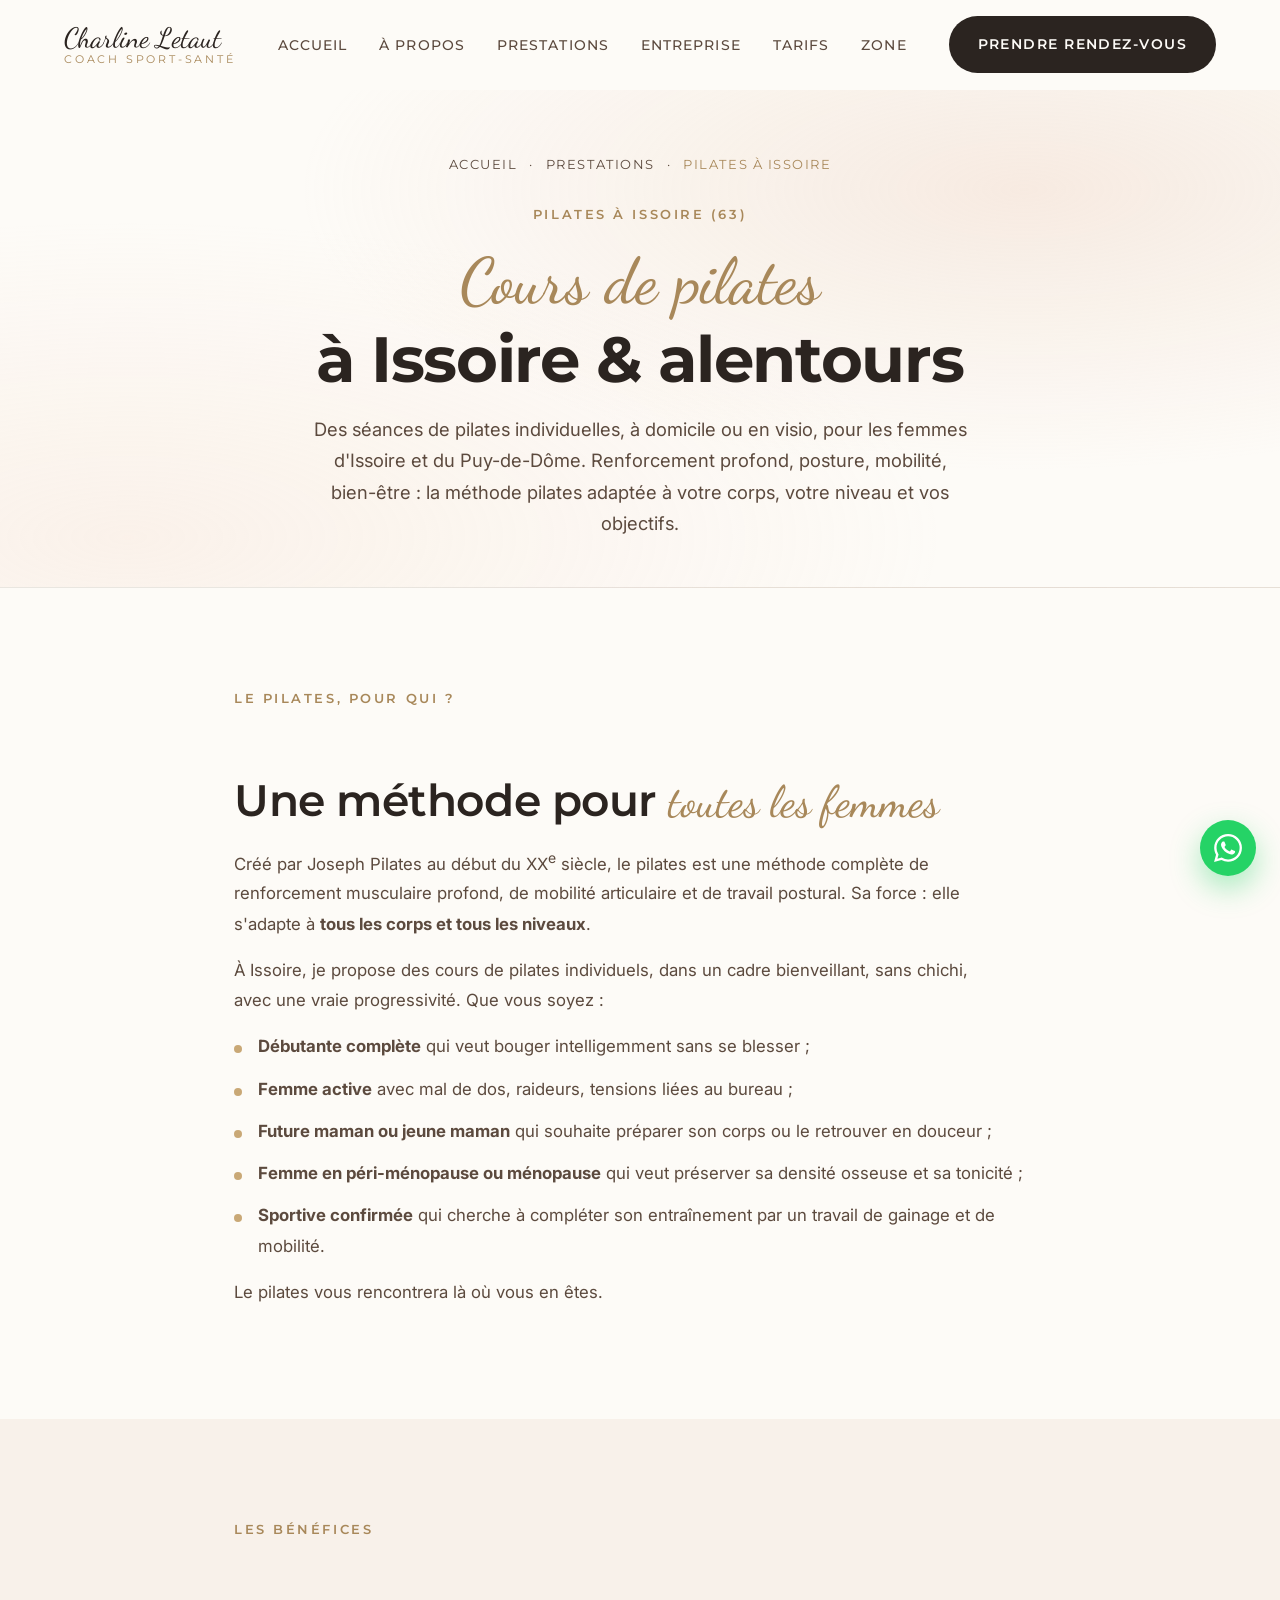
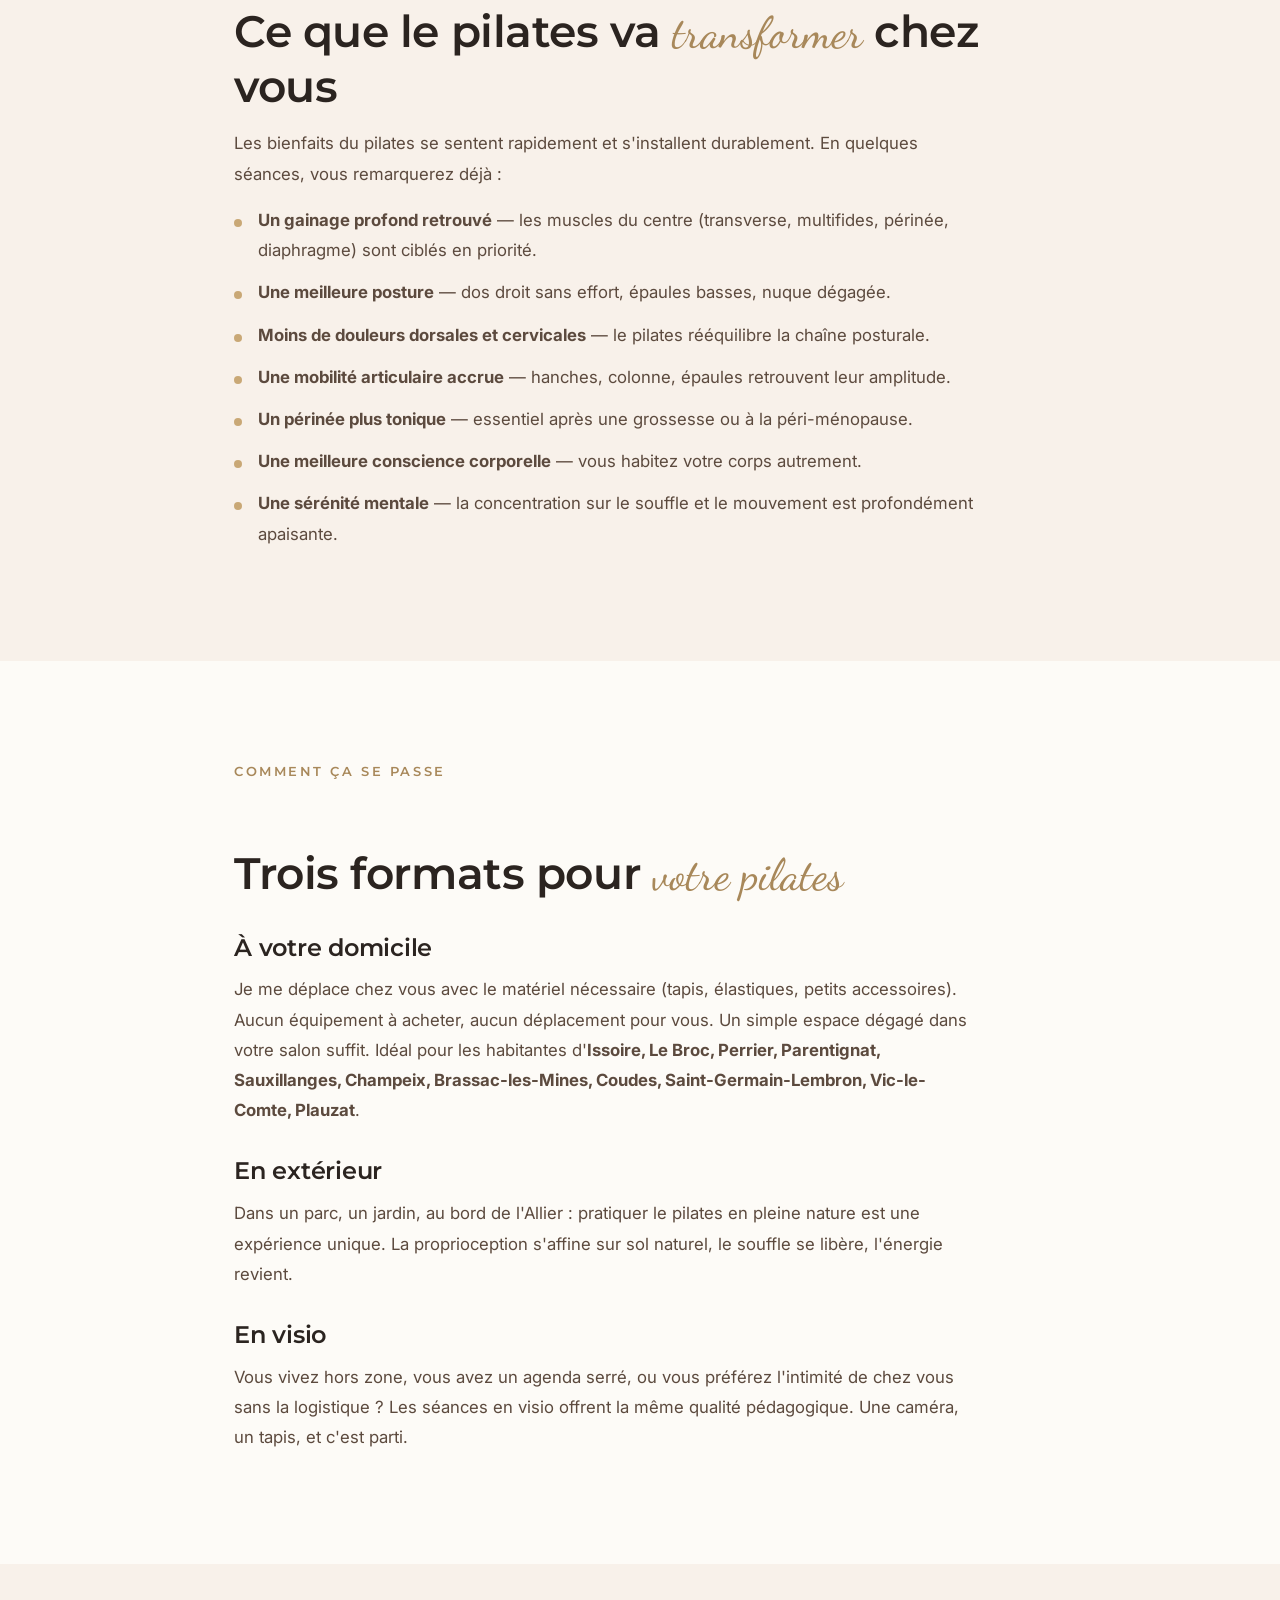
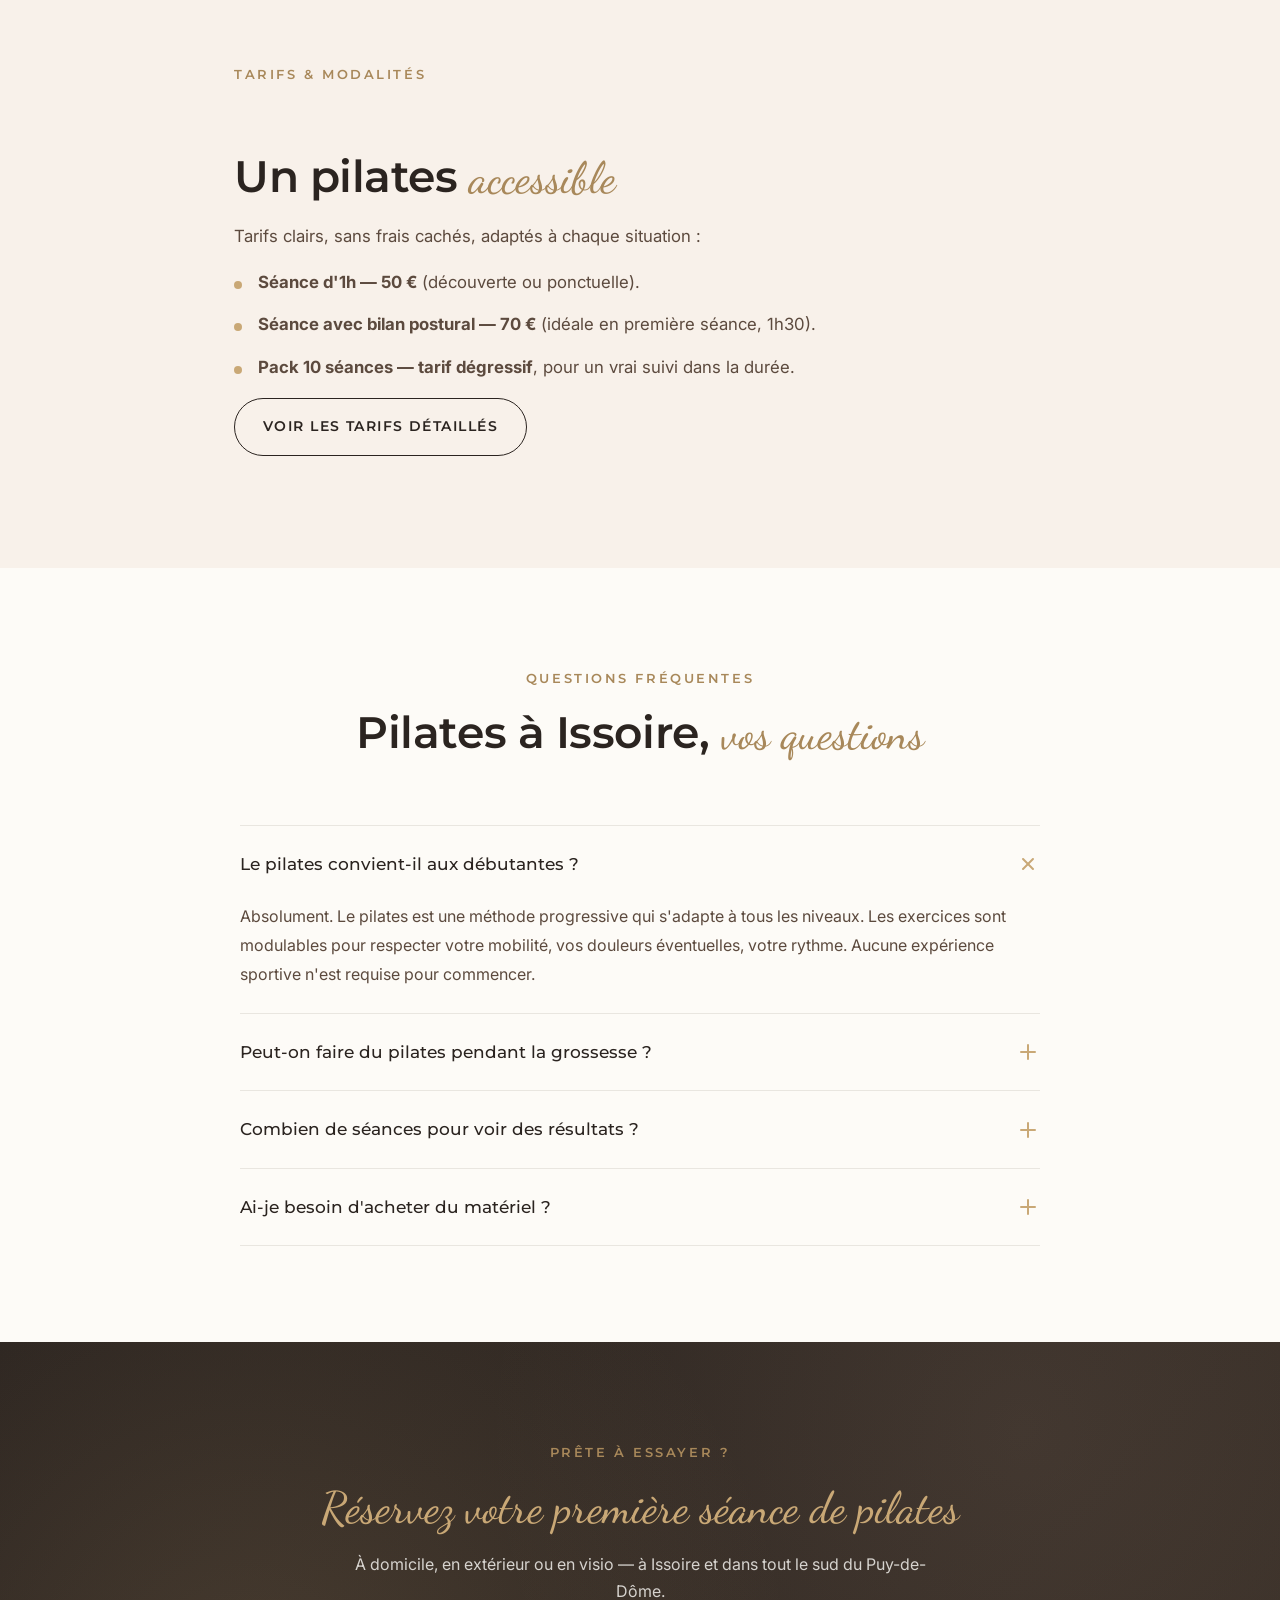
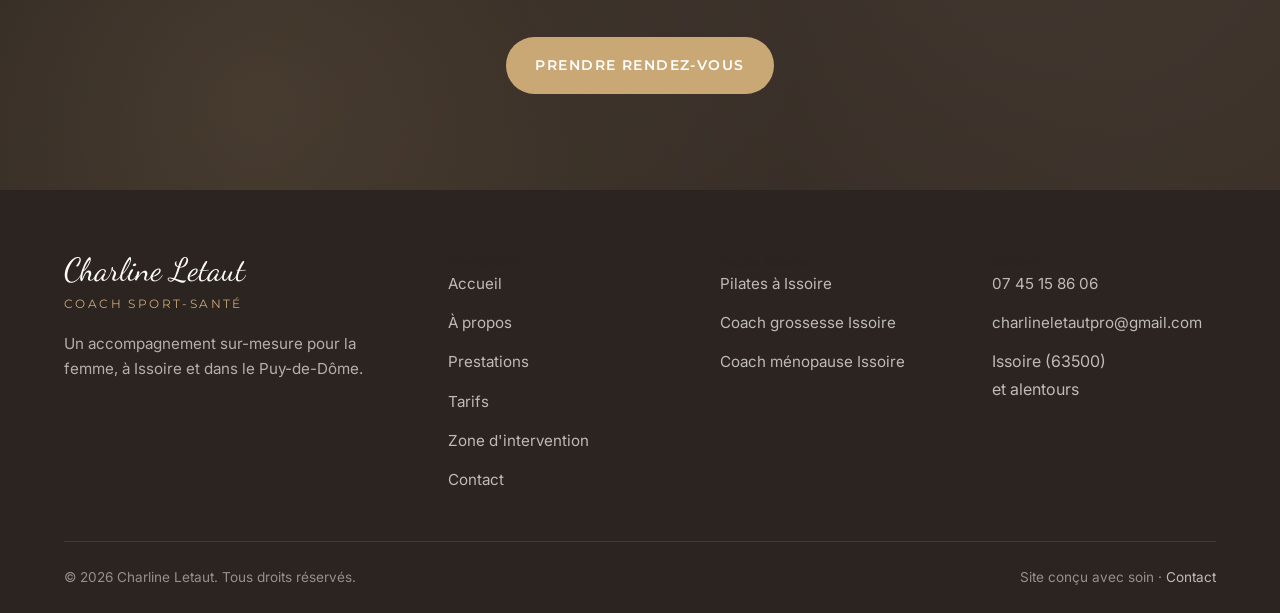
<file: pilates-issoire.html>
<!DOCTYPE html>
<html lang="fr">
<head>
  <meta charset="UTF-8" />
  <meta name="viewport" content="width=device-width, initial-scale=1.0" />
  <meta http-equiv="Cache-Control" content="no-cache, must-revalidate" />
  <meta name="theme-color" content="#FDFBF7" />

  <title>Cours de pilates à Issoire (63) — Coach femme diplômée | Charline Letaut</title>
  <meta name="description" content="Cours de pilates individuels à Issoire (63500) et dans le Puy-de-Dôme. Coach diplômée, spécialisée femme. À domicile, en extérieur ou en visio. 50€/séance." />
  <meta name="keywords" content="pilates Issoire, cours pilates Issoire, pilates femme Issoire, pilates à domicile Issoire, pilates Puy-de-Dôme, pilates 63500, pilates grossesse Issoire, coach pilates Le Broc, pilates Champeix" />
  <meta name="robots" content="index, follow" />
  <link rel="canonical" href="https://charline-letaut.fr/pilates-issoire.html" />

  <meta property="og:type" content="website" />
  <meta property="og:locale" content="fr_FR" />
  <meta property="og:url" content="https://charline-letaut.fr/pilates-issoire.html" />
  <meta property="og:title" content="Cours de pilates à Issoire — Charline Letaut" />
  <meta property="og:description" content="Pilates individuel à Issoire et dans le Puy-de-Dôme, coach femme diplômée sport-santé." />
  <meta property="og:image" content="https://charline-letaut.fr/assets/og-image.jpg" />
  <meta name="twitter:card" content="summary_large_image" />

  <link rel="icon" type="image/svg+xml" href="assets/favicon.svg?v=32" />

  <link rel="preconnect" href="https://fonts.googleapis.com" />
  <link rel="preconnect" href="https://fonts.gstatic.com" crossorigin />
  <link href="https://fonts.googleapis.com/css2?family=Dancing+Script:wght@500;600&family=Inter:wght@400;500;600&family=Montserrat:wght@400;500;600;700&display=swap" rel="stylesheet" />

  <link rel="stylesheet" href="css/style.css?v=32" />

  <!-- PLAUSIBLE SCRIPT HERE -->

  <!-- Schema.org : Service (Pilates) -->
  <script type="application/ld+json">
  {
    "@context": "https://schema.org",
    "@type": "Service",
    "serviceType": "Cours de pilates",
    "name": "Cours de pilates à Issoire",
    "description": "Cours individuels de pilates à Issoire et dans le Puy-de-Dôme, dispensés par Charline Letaut, coach sport-santé diplômée spécialisée femme.",
    "provider": { "@id": "https://charline-letaut.fr/#business" },
    "areaServed": [
      { "@type": "City", "name": "Issoire" },
      { "@type": "City", "name": "Le Broc" },
      { "@type": "City", "name": "Perrier" },
      { "@type": "City", "name": "Champeix" },
      { "@type": "City", "name": "Vic-le-Comte" }
    ],
    "offers": {
      "@type": "Offer",
      "price": "50",
      "priceCurrency": "EUR",
      "description": "Séance d'1h de pilates individuel à domicile, en extérieur ou en visio."
    }
  }
  </script>
  <script type="application/ld+json">
  {
    "@context": "https://schema.org",
    "@type": "BreadcrumbList",
    "itemListElement": [
      { "@type": "ListItem", "position": 1, "name": "Accueil", "item": "https://charline-letaut.fr/" },
      { "@type": "ListItem", "position": 2, "name": "Prestations", "item": "https://charline-letaut.fr/prestations.html" },
      { "@type": "ListItem", "position": 3, "name": "Pilates à Issoire", "item": "https://charline-letaut.fr/pilates-issoire.html" }
    ]
  }
  </script>
  <script type="application/ld+json">
  {
    "@context": "https://schema.org",
    "@type": "FAQPage",
    "mainEntity": [
      {
        "@type": "Question",
        "name": "Le pilates convient-il aux débutantes ?",
        "acceptedAnswer": {
          "@type": "Answer",
          "text": "Absolument. Le pilates est une méthode progressive qui s'adapte à tous les niveaux. Les exercices sont modulables pour respecter votre mobilité, vos douleurs éventuelles, votre rythme. Aucune expérience sportive n'est requise pour commencer."
        }
      },
      {
        "@type": "Question",
        "name": "Peut-on faire du pilates pendant la grossesse ?",
        "acceptedAnswer": {
          "@type": "Answer",
          "text": "Oui, et c'est même recommandé. Le pilates prénatal renforce en douceur le périnée, le dos et les abdominaux profonds, prépare à l'accouchement et prévient les douleurs liées à la grossesse. Il nécessite un coach formé pour éviter les contre-indications."
        }
      },
      {
        "@type": "Question",
        "name": "Combien de séances faut-il pour voir des résultats ?",
        "acceptedAnswer": {
          "@type": "Answer",
          "text": "Les premiers bénéfices (meilleure posture, sensations corporelles) apparaissent dès 3-4 séances. Pour un changement durable (tonicité, mobilité), comptez 10 à 12 séances réparties sur 2-3 mois. Je propose un pack dédié pour ce type de suivi."
        }
      }
    ]
  }
  </script>
</head>
<body>
  <a class="skip-link" href="#main">Aller au contenu</a>

  <header class="site-header" role="banner">
    <div class="container">
      <nav class="nav" aria-label="Navigation principale">
        <a href="index.html" class="nav__brand" aria-label="Retour à l'accueil">
          <span class="nav__brand-name">Charline Letaut</span>
          <span class="nav__brand-role">Coach sport-santé</span>
        </a>
        <ul class="nav__menu">
          <li><a href="index.html" class="nav__link" data-nav="index.html">Accueil</a></li>
          <li><a href="a-propos.html" class="nav__link" data-nav="a-propos.html">À propos</a></li>
          <li><a href="prestations.html" class="nav__link" data-nav="prestations.html">Prestations</a></li>
          <li><a href="entreprise.html" class="nav__link" data-nav="entreprise.html">Entreprise</a></li>
          <li><a href="tarifs.html" class="nav__link" data-nav="tarifs.html">Tarifs</a></li>
          <li><a href="zone-intervention.html" class="nav__link" data-nav="zone-intervention.html">Zone</a></li>
        </ul>
        <a href="contact.html" class="btn btn--primary nav__cta">Prendre rendez-vous</a>
        <button class="nav__toggle" aria-expanded="false" aria-label="Ouvrir le menu" aria-controls="mobile-menu"><span></span><span></span><span></span></button>
      </nav>
    </div>
  </header>
    <div class="nav__mobile" id="mobile-menu">
      <a href="index.html" class="nav__link" data-nav="index.html">Accueil</a>
      <a href="a-propos.html" class="nav__link" data-nav="a-propos.html">À propos</a>
      <a href="prestations.html" class="nav__link" data-nav="prestations.html">Prestations</a>
      <a href="entreprise.html" class="nav__link" data-nav="entreprise.html">Entreprise</a>
      <a href="tarifs.html" class="nav__link" data-nav="tarifs.html">Tarifs</a>
      <a href="zone-intervention.html" class="nav__link" data-nav="zone-intervention.html">Zone d'intervention</a>
      <a href="contact.html" class="nav__link" data-nav="contact.html">Contact</a>
      <a href="contact.html" class="btn btn--primary">Prendre rendez-vous</a>
    </div>
  

  <main id="main">
    <section class="page-hero">
      <div class="container">
        <div class="page-hero__content reveal">
          <nav class="breadcrumb" aria-label="Fil d'Ariane">
            <a href="index.html">Accueil</a><span>·</span><a href="prestations.html">Prestations</a><span>·</span><span aria-current="page">Pilates à Issoire</span>
          </nav>
          <span class="eyebrow">Pilates à Issoire (63)</span>
          <h1><span class="script">Cours de pilates</span><br />à Issoire &amp; alentours</h1>
          <p class="lead">Des séances de pilates individuelles, à domicile ou en visio, pour les femmes d'Issoire et du Puy-de-Dôme. Renforcement profond, posture, mobilité, bien-être&nbsp;: la méthode pilates adaptée à votre corps, votre niveau et vos objectifs.</p>
        </div>
      </div>
    </section>

    <section class="section">
      <div class="container container-narrow">
        <div class="reveal prose">
          <span class="eyebrow">Le pilates, pour qui ?</span>
          <h2>Une méthode pour <span class="script">toutes les femmes</span></h2>
          <p>Créé par Joseph Pilates au début du XX<sup>e</sup> siècle, le pilates est une méthode complète de renforcement musculaire profond, de mobilité articulaire et de travail postural. Sa force&nbsp;: elle s'adapte à <strong>tous les corps et tous les niveaux</strong>.</p>
          <p>À Issoire, je propose des cours de pilates individuels, dans un cadre bienveillant, sans chichi, avec une vraie progressivité. Que vous soyez&nbsp;:</p>
          <ul>
            <li><strong>Débutante complète</strong> qui veut bouger intelligemment sans se blesser&nbsp;;</li>
            <li><strong>Femme active</strong> avec mal de dos, raideurs, tensions liées au bureau&nbsp;;</li>
            <li><strong>Future maman ou jeune maman</strong> qui souhaite préparer son corps ou le retrouver en douceur&nbsp;;</li>
            <li><strong>Femme en péri-ménopause ou ménopause</strong> qui veut préserver sa densité osseuse et sa tonicité&nbsp;;</li>
            <li><strong>Sportive confirmée</strong> qui cherche à compléter son entraînement par un travail de gainage et de mobilité.</li>
          </ul>
          <p>Le pilates vous rencontrera là où vous en êtes.</p>
        </div>
      </div>
    </section>

    <section class="section section--alt">
      <div class="container container-narrow">
        <div class="reveal prose">
          <span class="eyebrow">Les bénéfices</span>
          <h2>Ce que le pilates va <span class="script">transformer</span> chez vous</h2>
          <p>Les bienfaits du pilates se sentent rapidement et s'installent durablement. En quelques séances, vous remarquerez déjà&nbsp;:</p>
          <ul>
            <li><strong>Un gainage profond retrouvé</strong> — les muscles du centre (transverse, multifides, périnée, diaphragme) sont ciblés en priorité.</li>
            <li><strong>Une meilleure posture</strong> — dos droit sans effort, épaules basses, nuque dégagée.</li>
            <li><strong>Moins de douleurs dorsales et cervicales</strong> — le pilates rééquilibre la chaîne posturale.</li>
            <li><strong>Une mobilité articulaire accrue</strong> — hanches, colonne, épaules retrouvent leur amplitude.</li>
            <li><strong>Un périnée plus tonique</strong> — essentiel après une grossesse ou à la péri-ménopause.</li>
            <li><strong>Une meilleure conscience corporelle</strong> — vous habitez votre corps autrement.</li>
            <li><strong>Une sérénité mentale</strong> — la concentration sur le souffle et le mouvement est profondément apaisante.</li>
          </ul>
        </div>
      </div>
    </section>

    <section class="section">
      <div class="container container-narrow">
        <div class="reveal prose">
          <span class="eyebrow">Comment ça se passe</span>
          <h2>Trois formats pour <span class="script">votre pilates</span></h2>
          <h3>À votre domicile</h3>
          <p>Je me déplace chez vous avec le matériel nécessaire (tapis, élastiques, petits accessoires). Aucun équipement à acheter, aucun déplacement pour vous. Un simple espace dégagé dans votre salon suffit. Idéal pour les habitantes d'<strong>Issoire, Le Broc, Perrier, Parentignat, Sauxillanges, Champeix, Brassac-les-Mines, Coudes, Saint-Germain-Lembron, Vic-le-Comte, Plauzat</strong>.</p>
          <h3>En extérieur</h3>
          <p>Dans un parc, un jardin, au bord de l'Allier&nbsp;: pratiquer le pilates en pleine nature est une expérience unique. La proprioception s'affine sur sol naturel, le souffle se libère, l'énergie revient.</p>
          <h3>En visio</h3>
          <p>Vous vivez hors zone, vous avez un agenda serré, ou vous préférez l'intimité de chez vous sans la logistique&nbsp;? Les séances en visio offrent la même qualité pédagogique. Une caméra, un tapis, et c'est parti.</p>
        </div>
      </div>
    </section>

    <section class="section section--alt">
      <div class="container container-narrow">
        <div class="reveal prose">
          <span class="eyebrow">Tarifs &amp; modalités</span>
          <h2>Un pilates <span class="script">accessible</span></h2>
          <p>Tarifs clairs, sans frais cachés, adaptés à chaque situation&nbsp;:</p>
          <ul>
            <li><strong>Séance d'1h — 50 €</strong> (découverte ou ponctuelle).</li>
            <li><strong>Séance avec bilan postural — 70 €</strong> (idéale en première séance, 1h30).</li>
            <li><strong>Pack 10 séances — tarif dégressif</strong>, pour un vrai suivi dans la durée.</li>
          </ul>
          <p><a href="tarifs.html" class="btn btn--outline">Voir les tarifs détaillés</a></p>
        </div>
      </div>
    </section>

    <section class="section">
      <div class="container container-narrow">
        <header class="section-header reveal">
          <span class="eyebrow">Questions fréquentes</span>
          <h2>Pilates à Issoire, <span class="script">vos questions</span></h2>
        </header>
        <div class="faq reveal">
          <details class="faq__item" open>
            <summary class="faq__question">Le pilates convient-il aux débutantes&nbsp;?<svg class="faq__question-icon" xmlns="http://www.w3.org/2000/svg" viewBox="0 0 24 24" fill="none" stroke="currentColor" stroke-width="2" stroke-linecap="round" stroke-linejoin="round"><line x1="12" y1="5" x2="12" y2="19"/><line x1="5" y1="12" x2="19" y2="12"/></svg></summary>
            <div class="faq__answer">Absolument. Le pilates est une méthode progressive qui s'adapte à tous les niveaux. Les exercices sont modulables pour respecter votre mobilité, vos douleurs éventuelles, votre rythme. Aucune expérience sportive n'est requise pour commencer.</div>
          </details>
          <details class="faq__item">
            <summary class="faq__question">Peut-on faire du pilates pendant la grossesse&nbsp;?<svg class="faq__question-icon" xmlns="http://www.w3.org/2000/svg" viewBox="0 0 24 24" fill="none" stroke="currentColor" stroke-width="2" stroke-linecap="round" stroke-linejoin="round"><line x1="12" y1="5" x2="12" y2="19"/><line x1="5" y1="12" x2="19" y2="12"/></svg></summary>
            <div class="faq__answer">Oui, et c'est même recommandé. Le pilates prénatal renforce en douceur le périnée, le dos et les abdominaux profonds, prépare à l'accouchement et prévient les douleurs liées à la grossesse. Il nécessite un coach formé pour éviter les contre-indications — ce qui est mon cas. <a href="coach-grossesse-issoire.html">En savoir plus sur le coaching grossesse à Issoire.</a></div>
          </details>
          <details class="faq__item">
            <summary class="faq__question">Combien de séances pour voir des résultats&nbsp;?<svg class="faq__question-icon" xmlns="http://www.w3.org/2000/svg" viewBox="0 0 24 24" fill="none" stroke="currentColor" stroke-width="2" stroke-linecap="round" stroke-linejoin="round"><line x1="12" y1="5" x2="12" y2="19"/><line x1="5" y1="12" x2="19" y2="12"/></svg></summary>
            <div class="faq__answer">Les premiers bénéfices (meilleure posture, sensations corporelles, moins de tensions) apparaissent dès 3-4 séances. Pour un changement durable (tonicité profonde, mobilité, prévention des douleurs), comptez 10 à 12 séances réparties sur 2-3 mois. Un pack 10 séances est dédié à ce suivi.</div>
          </details>
          <details class="faq__item">
            <summary class="faq__question">Ai-je besoin d'acheter du matériel&nbsp;?<svg class="faq__question-icon" xmlns="http://www.w3.org/2000/svg" viewBox="0 0 24 24" fill="none" stroke="currentColor" stroke-width="2" stroke-linecap="round" stroke-linejoin="round"><line x1="12" y1="5" x2="12" y2="19"/><line x1="5" y1="12" x2="19" y2="12"/></svg></summary>
            <div class="faq__answer">Non. J'apporte tout le matériel pour les séances à domicile (tapis, élastiques, ballon, petit matériel). Pour les visios, un simple tapis suffit dans la plupart des cas — je vous précise si vous avez besoin de quelque chose en amont.</div>
          </details>
        </div>
      </div>
    </section>

    <section class="cta-banner">
      <div class="container">
        <span class="eyebrow">Prête à essayer&nbsp;?</span>
        <h2><span class="script">Réservez votre première séance de pilates</span></h2>
        <p>À domicile, en extérieur ou en visio — à Issoire et dans tout le sud du Puy-de-Dôme.</p>
        <a href="contact.html" class="btn btn--primary">Prendre rendez-vous</a>
      </div>
    </section>
  </main>

  <footer class="site-footer" role="contentinfo">
    <div class="container">
      <div class="footer__grid">
        <div>
          <div class="footer__brand-name">Charline Letaut</div>
          <div class="footer__brand-role">Coach sport-santé</div>
          <p class="footer__tagline">Un accompagnement sur-mesure pour la femme, à Issoire et dans le Puy-de-Dôme.</p>
        </div>
        <div>
          <h5>Navigation</h5>
          <ul class="footer__list">
            <li><a href="index.html">Accueil</a></li>
            <li><a href="a-propos.html">À propos</a></li>
            <li><a href="prestations.html">Prestations</a></li>
            <li><a href="tarifs.html">Tarifs</a></li>
            <li><a href="zone-intervention.html">Zone d'intervention</a></li>
            <li><a href="contact.html">Contact</a></li>
          </ul>
        </div>
        <div>
          <h5>Pages locales</h5>
          <ul class="footer__list">
            <li><a href="pilates-issoire.html">Pilates à Issoire</a></li>
            <li><a href="coach-grossesse-issoire.html">Coach grossesse Issoire</a></li>
            <li><a href="coach-menopause-issoire.html">Coach ménopause Issoire</a></li>
          </ul>
        </div>
        <div>
          <h5>Contact</h5>
          <ul class="footer__list">
            <li><a href="tel:+33745158606">07 45 15 86 06</a></li>
            <li><a href="mailto:charlineletautpro@gmail.com">charlineletautpro@gmail.com</a></li>
            <li><address style="font-style: normal;">Issoire (63500)<br />et alentours</address></li>
          </ul>
        </div>
      </div>
      <div class="footer__bottom">
        <span>© <span data-year>2026</span> Charline Letaut. Tous droits réservés.</span>
        <span>Site conçu avec soin · <a href="contact.html">Contact</a></span>
      </div>
    </div>
  </footer>

  <a href="https://wa.me/33745158606" class="whatsapp-float" aria-label="Contacter sur WhatsApp" target="_blank" rel="noopener">
    <svg xmlns="http://www.w3.org/2000/svg" viewBox="0 0 24 24" fill="currentColor"><path d="M17.472 14.382c-.297-.149-1.758-.867-2.03-.967-.273-.099-.471-.148-.67.15-.197.297-.767.966-.94 1.164-.173.199-.347.223-.644.075-.297-.15-1.255-.463-2.39-1.475-.883-.788-1.48-1.761-1.653-2.059-.173-.297-.018-.458.13-.606.134-.133.298-.347.446-.52.149-.174.198-.298.298-.497.099-.198.05-.371-.025-.52-.075-.149-.669-1.612-.916-2.207-.242-.579-.487-.5-.669-.51-.173-.008-.371-.01-.57-.01-.198 0-.52.074-.792.372-.272.297-1.04 1.016-1.04 2.479 0 1.462 1.065 2.875 1.213 3.074.149.198 2.096 3.2 5.077 4.487.709.306 1.262.489 1.694.625.712.227 1.36.195 1.871.118.571-.085 1.758-.719 2.006-1.413.248-.694.248-1.289.173-1.413-.074-.124-.272-.198-.57-.347m-5.421 7.403h-.004a9.87 9.87 0 01-5.031-1.378l-.361-.214-3.741.982.998-3.648-.235-.374a9.86 9.86 0 01-1.51-5.26c.001-5.45 4.436-9.884 9.888-9.884 2.64 0 5.122 1.03 6.988 2.898a9.825 9.825 0 012.893 6.994c-.003 5.45-4.437 9.884-9.885 9.884m8.413-18.297A11.815 11.815 0 0012.05 0C5.495 0 .16 5.335.157 11.892c0 2.096.547 4.142 1.588 5.945L.057 24l6.305-1.654a11.882 11.882 0 005.683 1.448h.005c6.554 0 11.89-5.335 11.893-11.893a11.821 11.821 0 00-3.48-8.413z"/></svg>
  </a>

  <script src="js/main.js?v=32"></script>
</body>
</html>
</file>
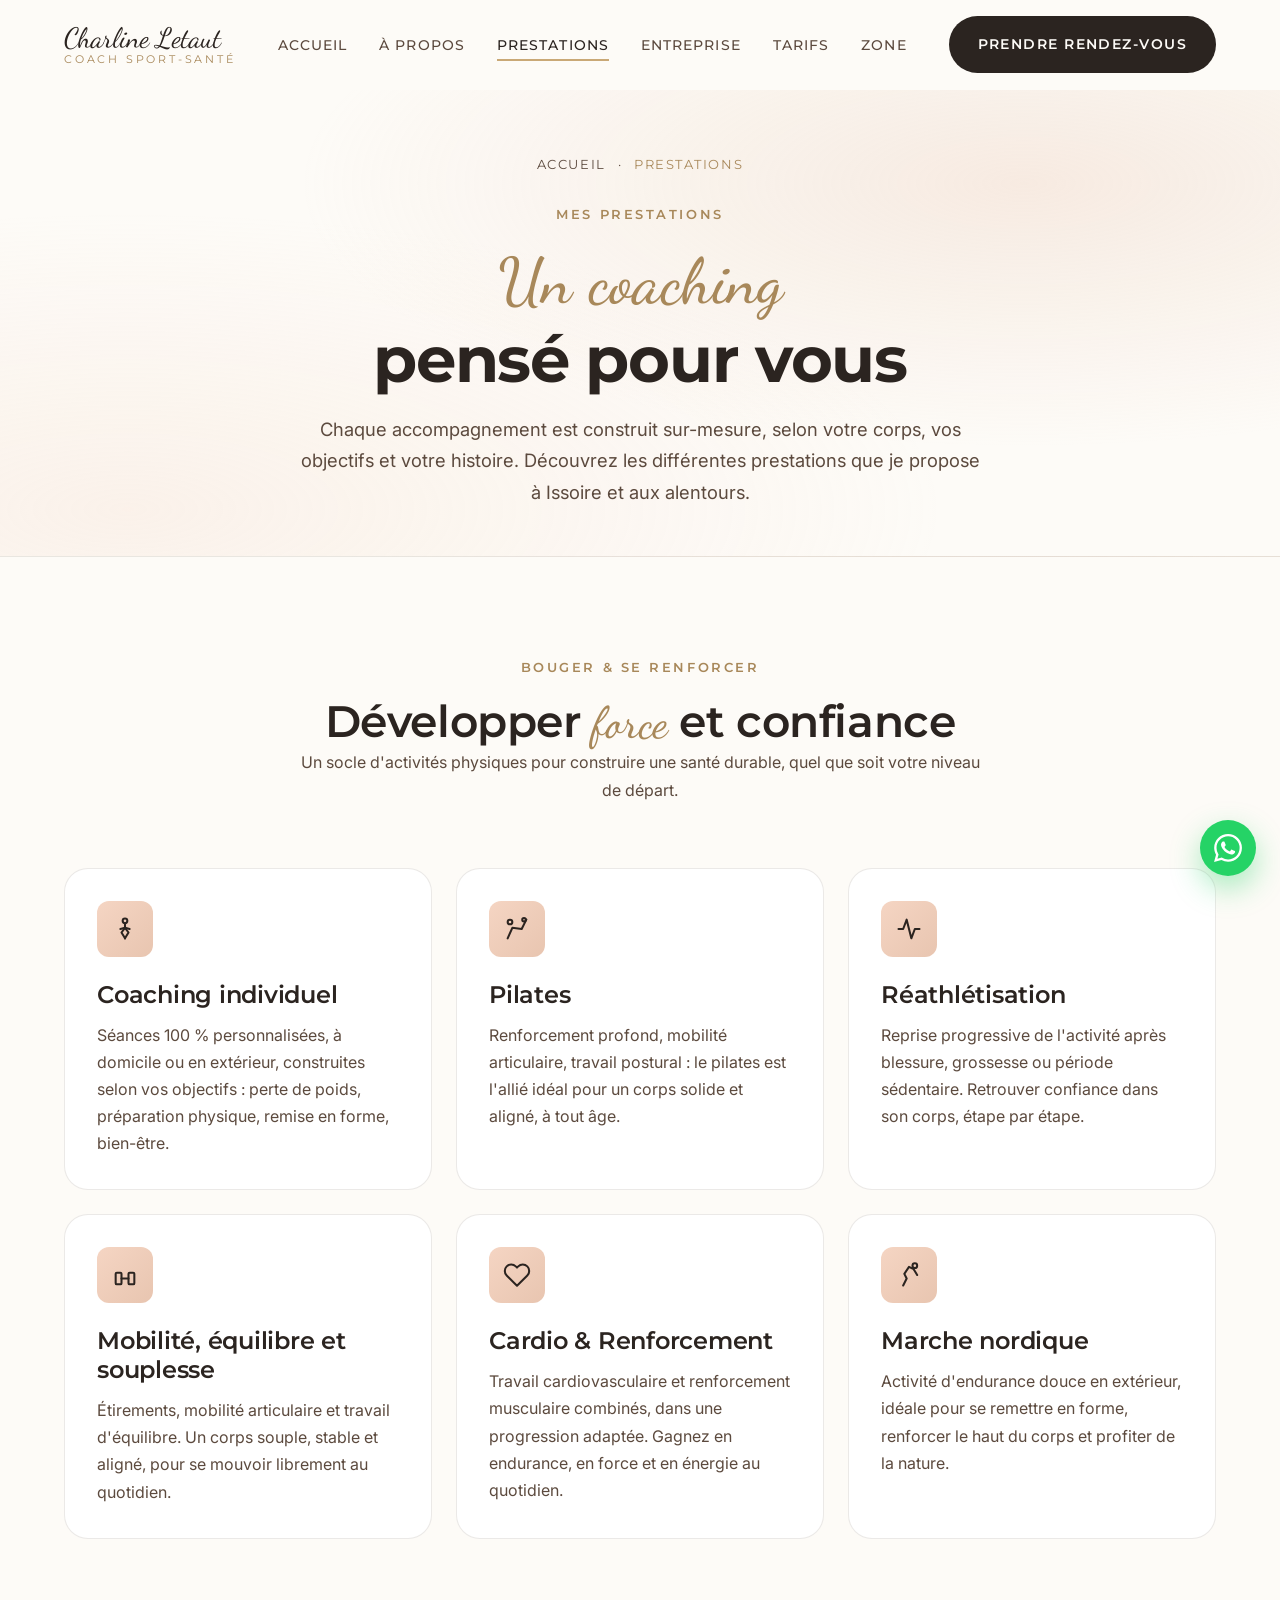
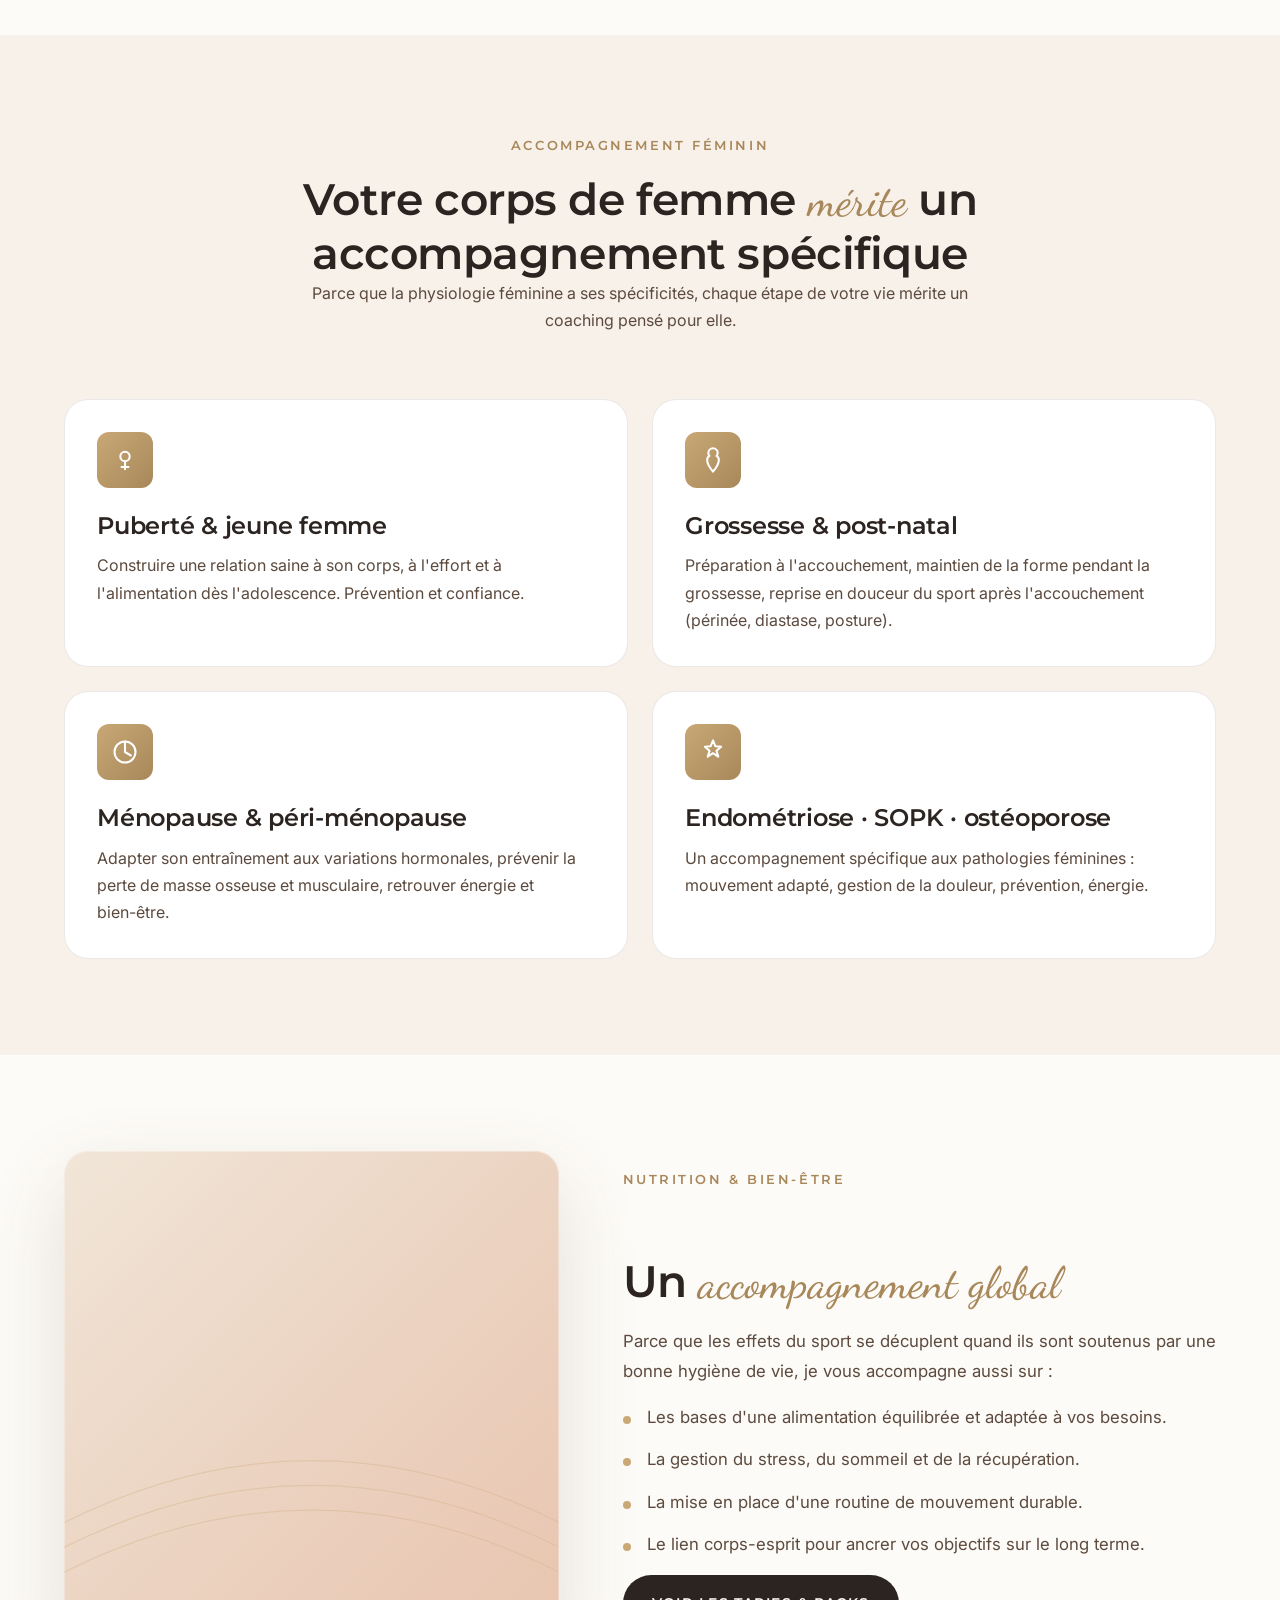
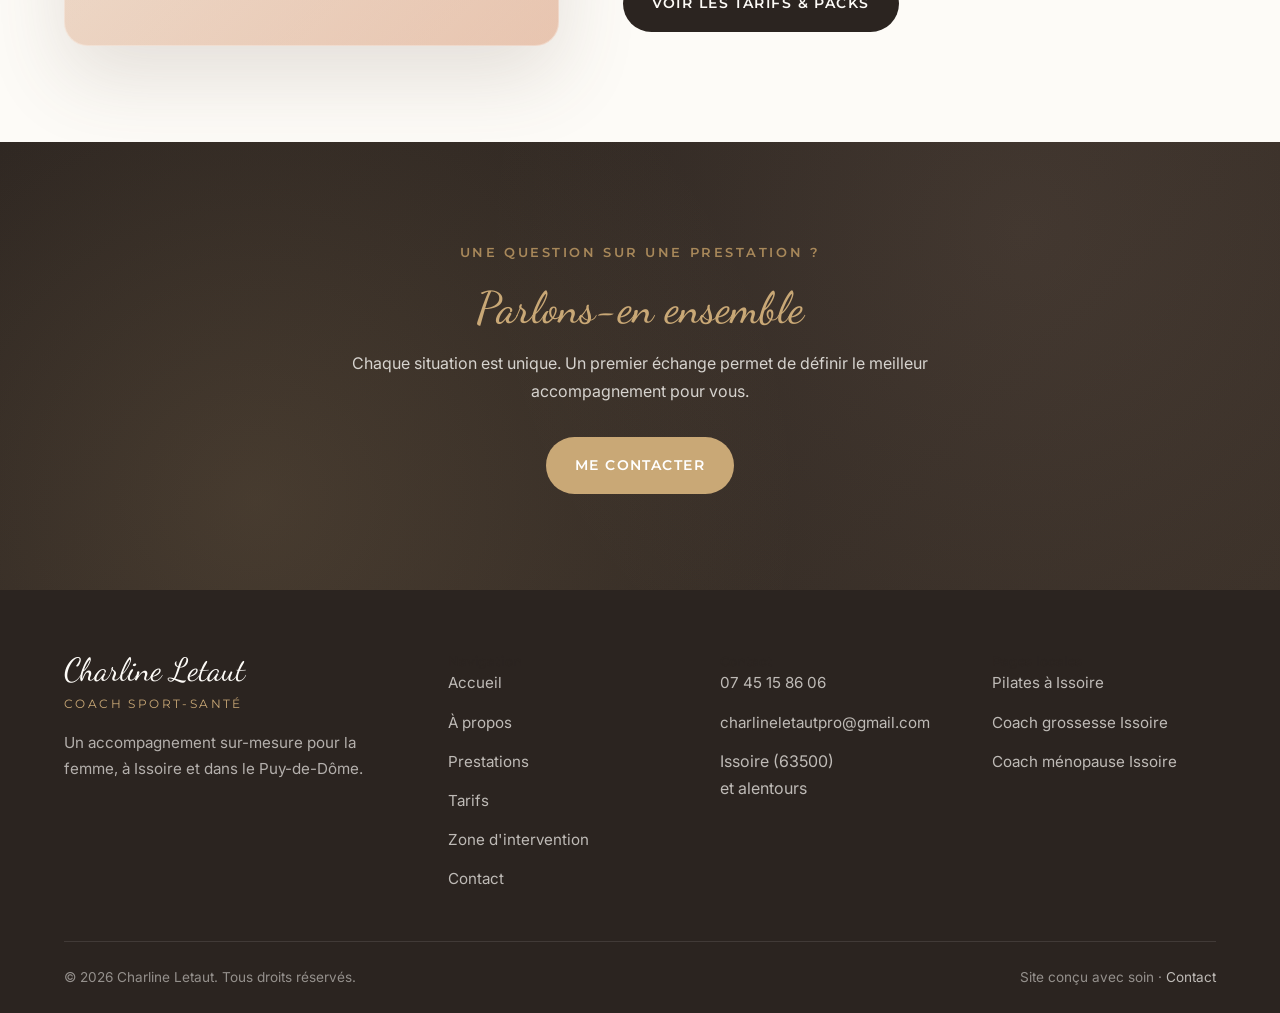
<file: prestations.html>
<!DOCTYPE html>
<html lang="fr">
<head>
  <meta charset="UTF-8" />
  <meta name="viewport" content="width=device-width, initial-scale=1.0" />
  <meta http-equiv="Cache-Control" content="no-cache, must-revalidate" />
  <meta name="theme-color" content="#FDFBF7" />

  <title>Prestations — Pilates, coaching femme, grossesse, ménopause à Issoire (63)</title>
  <meta name="description" content="Coaching individuel, pilates, réathlétisation, marche nordique, accompagnement grossesse, ménopause, endométriose, SOPK, nutrition. Séances à Issoire, à domicile ou en visio." />
  <meta name="keywords" content="pilates Issoire, coaching sportif Issoire, réathlétisation Issoire, marche nordique Issoire, coach grossesse Issoire, coach ménopause Issoire, endométriose sport Issoire, SOPK sport Issoire, coach nutrition Issoire" />
  <meta name="robots" content="index, follow" />
  <link rel="canonical" href="https://charline-letaut.fr/prestations.html" />

  <meta property="og:type" content="website" />
  <meta property="og:locale" content="fr_FR" />
  <meta property="og:url" content="https://charline-letaut.fr/prestations.html" />
  <meta property="og:title" content="Prestations — Charline Letaut, coach sport-santé à Issoire" />
  <meta property="og:description" content="Pilates, réathlétisation, accompagnement grossesse, ménopause, endométriose et plus. Séances à domicile, extérieur ou visio." />
  <meta property="og:image" content="https://charline-letaut.fr/assets/og-image.jpg" />
  <meta name="twitter:card" content="summary_large_image" />

  <link rel="icon" type="image/svg+xml" href="assets/favicon.svg?v=32" />

  <link rel="preconnect" href="https://fonts.googleapis.com" />
  <link rel="preconnect" href="https://fonts.gstatic.com" crossorigin />
  <link href="https://fonts.googleapis.com/css2?family=Dancing+Script:wght@500;600&family=Inter:wght@400;500;600&family=Montserrat:wght@400;500;600;700&display=swap" rel="stylesheet" />

  <link rel="stylesheet" href="css/style.css?v=32" />

  <!-- PLAUSIBLE SCRIPT HERE -->

  <!-- Schema.org : Service collection -->
  <script type="application/ld+json">
  {
    "@context": "https://schema.org",
    "@graph": [
      {
        "@type": "Service",
        "serviceType": "Coaching sportif individuel",
        "name": "Coaching sportif individuel",
        "description": "Séances personnalisées de coaching sportif à domicile, en extérieur ou en visio, à Issoire et alentours.",
        "provider": { "@id": "https://charline-letaut.fr/#business" },
        "areaServed": "Issoire et Puy-de-Dôme"
      },
      {
        "@type": "Service",
        "serviceType": "Pilates",
        "name": "Cours de pilates",
        "description": "Cours de pilates en individuel, pour le renforcement profond, la posture et la mobilité.",
        "provider": { "@id": "https://charline-letaut.fr/#business" }
      },
      {
        "@type": "Service",
        "serviceType": "Réathlétisation",
        "name": "Réathlétisation & reprise du sport",
        "description": "Reprise progressive de l'activité physique après blessure, grossesse ou période sédentaire.",
        "provider": { "@id": "https://charline-letaut.fr/#business" }
      },
      {
        "@type": "Service",
        "serviceType": "Marche nordique",
        "name": "Marche nordique",
        "description": "Séances de marche nordique en extérieur autour d'Issoire, pour travailler cardio, endurance et posture.",
        "provider": { "@id": "https://charline-letaut.fr/#business" }
      },
      {
        "@type": "Service",
        "serviceType": "Accompagnement grossesse & post-natal",
        "name": "Sport grossesse & post-natal",
        "description": "Préparation physique à la grossesse, maintien de la forme, retour au sport post-partum en toute sécurité.",
        "provider": { "@id": "https://charline-letaut.fr/#business" }
      },
      {
        "@type": "Service",
        "serviceType": "Sport & ménopause",
        "name": "Sport & ménopause",
        "description": "Programme adapté aux variations hormonales de la ménopause : prévention ostéoporose, tonicité, bien-être.",
        "provider": { "@id": "https://charline-letaut.fr/#business" }
      },
      {
        "@type": "Service",
        "serviceType": "Endométriose & SOPK",
        "name": "Sport adapté endométriose & SOPK",
        "description": "Accompagnement spécifique pour les femmes vivant avec endométriose ou SOPK : mouvement doux, gestion douleur.",
        "provider": { "@id": "https://charline-letaut.fr/#business" }
      },
      {
        "@type": "Service",
        "serviceType": "Nutrition & bien-être",
        "name": "Accompagnement nutrition & bien-être",
        "description": "Conseils nutrition, hygiène de vie et bien-être global pour ancrer durablement les bénéfices du sport.",
        "provider": { "@id": "https://charline-letaut.fr/#business" }
      }
    ]
  }
  </script>
  <script type="application/ld+json">
  {
    "@context": "https://schema.org",
    "@type": "BreadcrumbList",
    "itemListElement": [
      { "@type": "ListItem", "position": 1, "name": "Accueil", "item": "https://charline-letaut.fr/" },
      { "@type": "ListItem", "position": 2, "name": "Prestations", "item": "https://charline-letaut.fr/prestations.html" }
    ]
  }
  </script>
</head>
<body>
  <a class="skip-link" href="#main">Aller au contenu</a>

  <header class="site-header" role="banner">
    <div class="container">
      <nav class="nav" aria-label="Navigation principale">
        <a href="index.html" class="nav__brand" aria-label="Retour à l'accueil">
          <span class="nav__brand-name">Charline Letaut</span>
          <span class="nav__brand-role">Coach sport-santé</span>
        </a>
        <ul class="nav__menu">
          <li><a href="index.html" class="nav__link" data-nav="index.html">Accueil</a></li>
          <li><a href="a-propos.html" class="nav__link" data-nav="a-propos.html">À propos</a></li>
          <li><a href="prestations.html" class="nav__link" data-nav="prestations.html">Prestations</a></li>
          <li><a href="entreprise.html" class="nav__link" data-nav="entreprise.html">Entreprise</a></li>
          <li><a href="tarifs.html" class="nav__link" data-nav="tarifs.html">Tarifs</a></li>
          <li><a href="zone-intervention.html" class="nav__link" data-nav="zone-intervention.html">Zone</a></li>
        </ul>
        <a href="contact.html" class="btn btn--primary nav__cta">Prendre rendez-vous</a>
        <button class="nav__toggle" aria-expanded="false" aria-label="Ouvrir le menu" aria-controls="mobile-menu"><span></span><span></span><span></span></button>
      </nav>
    </div>
  </header>
    <div class="nav__mobile" id="mobile-menu">
      <a href="index.html" class="nav__link" data-nav="index.html">Accueil</a>
      <a href="a-propos.html" class="nav__link" data-nav="a-propos.html">À propos</a>
      <a href="prestations.html" class="nav__link" data-nav="prestations.html">Prestations</a>
      <a href="entreprise.html" class="nav__link" data-nav="entreprise.html">Entreprise</a>
      <a href="tarifs.html" class="nav__link" data-nav="tarifs.html">Tarifs</a>
      <a href="zone-intervention.html" class="nav__link" data-nav="zone-intervention.html">Zone d'intervention</a>
      <a href="contact.html" class="nav__link" data-nav="contact.html">Contact</a>
      <a href="contact.html" class="btn btn--primary">Prendre rendez-vous</a>
    </div>
  

  <main id="main">
    <section class="page-hero">
      <div class="container">
        <div class="page-hero__content reveal">
          <nav class="breadcrumb" aria-label="Fil d'Ariane">
            <a href="index.html">Accueil</a><span>·</span><span aria-current="page">Prestations</span>
          </nav>
          <span class="eyebrow">Mes prestations</span>
          <h1><span class="script">Un coaching</span><br />pensé pour vous</h1>
          <p class="lead">Chaque accompagnement est construit sur-mesure, selon votre corps, vos objectifs et votre histoire. Découvrez les différentes prestations que je propose à Issoire et aux alentours.</p>
        </div>
      </div>
    </section>

    <!-- Bouger & se renforcer -->
    <section class="section">
      <div class="container">
        <header class="section-header reveal">
          <span class="eyebrow">Bouger &amp; se renforcer</span>
          <h2>Développer <span class="script">force</span> et confiance</h2>
          <p>Un socle d'activités physiques pour construire une santé durable, quel que soit votre niveau de départ.</p>
        </header>

        <div class="grid grid--3">
          <article class="card reveal">
            <div class="card__icon">
              <svg xmlns="http://www.w3.org/2000/svg" viewBox="0 0 24 24" fill="none" stroke="currentColor" stroke-width="1.75" stroke-linecap="round" stroke-linejoin="round"><circle cx="12" cy="5" r="2"/><path d="M12 7v4l-3 4 3 5"/><path d="M12 11l3 4-3 5"/><path d="M8 12l4-1 4 1"/></svg>
            </div>
            <h3>Coaching individuel</h3>
            <p>Séances 100&nbsp;% personnalisées, à domicile ou en extérieur, construites selon vos objectifs&nbsp;: perte de poids, préparation physique, remise en forme, bien-être.</p>
          </article>
          <article class="card reveal reveal-delay-1">
            <div class="card__icon">
              <svg xmlns="http://www.w3.org/2000/svg" viewBox="0 0 24 24" fill="none" stroke="currentColor" stroke-width="1.75" stroke-linecap="round" stroke-linejoin="round"><path d="M4 20l4-9 8 1 4-8"/><circle cx="6" cy="6" r="2"/><circle cx="18" cy="4" r="1.5"/></svg>
            </div>
            <h3>Pilates</h3>
            <p>Renforcement profond, mobilité articulaire, travail postural&nbsp;: le pilates est l'allié idéal pour un corps solide et aligné, à tout âge.</p>
          </article>
          <article class="card reveal reveal-delay-2">
            <div class="card__icon">
              <svg xmlns="http://www.w3.org/2000/svg" viewBox="0 0 24 24" fill="none" stroke="currentColor" stroke-width="1.75" stroke-linecap="round" stroke-linejoin="round"><path d="M3 12h4l3-8 4 16 3-8h4"/></svg>
            </div>
            <h3>Réathlétisation</h3>
            <p>Reprise progressive de l'activité après blessure, grossesse ou période sédentaire. Retrouver confiance dans son corps, étape par étape.</p>
          </article>
          <article class="card reveal">
            <div class="card__icon">
              <svg xmlns="http://www.w3.org/2000/svg" viewBox="0 0 24 24" fill="none" stroke="currentColor" stroke-width="1.75" stroke-linecap="round" stroke-linejoin="round"><rect x="4" y="10" width="5" height="10" rx="1"/><rect x="15" y="10" width="5" height="10" rx="1"/><path d="M9 15h6"/></svg>
            </div>
            <h3>Mobilité, équilibre et souplesse</h3>
            <p>Étirements, mobilité articulaire et travail d'équilibre. Un corps souple, stable et aligné, pour se mouvoir librement au quotidien.</p>
          </article>
          <article class="card reveal reveal-delay-1">
            <div class="card__icon">
              <svg xmlns="http://www.w3.org/2000/svg" viewBox="0 0 24 24" fill="none" stroke="currentColor" stroke-width="1.75" stroke-linecap="round" stroke-linejoin="round"><path d="M20.84 4.61a5.5 5.5 0 0 0-7.78 0L12 5.67l-1.06-1.06a5.5 5.5 0 0 0-7.78 7.78l1.06 1.06L12 21.23l7.78-7.78 1.06-1.06a5.5 5.5 0 0 0 0-7.78z"/></svg>
            </div>
            <h3>Cardio &amp; Renforcement</h3>
            <p>Travail cardiovasculaire et renforcement musculaire combinés, dans une progression adaptée. Gagnez en endurance, en force et en énergie au quotidien.</p>
          </article>
          <article class="card reveal reveal-delay-2">
            <div class="card__icon">
              <svg xmlns="http://www.w3.org/2000/svg" viewBox="0 0 24 24" fill="none" stroke="currentColor" stroke-width="1.75" stroke-linecap="round" stroke-linejoin="round"><path d="M7 21l3-6-2-4 4-6 4 2 3 5"/><circle cx="17" cy="4" r="2"/></svg>
            </div>
            <h3>Marche nordique</h3>
            <p>Activité d'endurance douce en extérieur, idéale pour se remettre en forme, renforcer le haut du corps et profiter de la nature.</p>
          </article>
        </div>
      </div>
    </section>

    <!-- Accompagnement femme -->
    <section class="section section--alt">
      <div class="container">
        <header class="section-header reveal">
          <span class="eyebrow">Accompagnement féminin</span>
          <h2>Votre corps de femme <span class="script">mérite</span> un accompagnement spécifique</h2>
          <p>Parce que la physiologie féminine a ses spécificités, chaque étape de votre vie mérite un coaching pensé pour elle.</p>
        </header>

        <div class="grid grid--2">
          <article class="card card--gold reveal">
            <div class="card__icon">
              <svg xmlns="http://www.w3.org/2000/svg" viewBox="0 0 24 24" fill="none" stroke="currentColor" stroke-width="1.75" stroke-linecap="round" stroke-linejoin="round"><circle cx="12" cy="9" r="4"/><path d="M12 13v7"/><path d="M9 18h6"/></svg>
            </div>
            <h3>Puberté &amp; jeune femme</h3>
            <p>Construire une relation saine à son corps, à l'effort et à l'alimentation dès l'adolescence. Prévention et confiance.</p>
          </article>
          <article class="card card--gold reveal reveal-delay-1">
            <div class="card__icon">
              <svg xmlns="http://www.w3.org/2000/svg" viewBox="0 0 24 24" fill="none" stroke="currentColor" stroke-width="1.75" stroke-linecap="round" stroke-linejoin="round"><path d="M12 2a4 4 0 014 4c0 1-.5 2-1 2.5 1 .5 2 1.5 2 3.5 0 4-5 10-5 10s-5-6-5-10c0-2 1-3 2-3.5-.5-.5-1-1.5-1-2.5a4 4 0 014-4z"/></svg>
            </div>
            <h3>Grossesse &amp; post-natal</h3>
            <p>Préparation à l'accouchement, maintien de la forme pendant la grossesse, reprise en douceur du sport après l'accouchement (périnée, diastase, posture).</p>
          </article>
          <article class="card card--gold reveal reveal-delay-2">
            <div class="card__icon">
              <svg xmlns="http://www.w3.org/2000/svg" viewBox="0 0 24 24" fill="none" stroke="currentColor" stroke-width="1.75" stroke-linecap="round" stroke-linejoin="round"><circle cx="12" cy="12" r="9"/><path d="M12 3v9l5 3"/></svg>
            </div>
            <h3>Ménopause &amp; péri-ménopause</h3>
            <p>Adapter son entraînement aux variations hormonales, prévenir la perte de masse osseuse et musculaire, retrouver énergie et bien-être.</p>
          </article>
          <article class="card card--gold reveal reveal-delay-3">
            <div class="card__icon">
              <svg xmlns="http://www.w3.org/2000/svg" viewBox="0 0 24 24" fill="none" stroke="currentColor" stroke-width="1.75" stroke-linecap="round" stroke-linejoin="round"><path d="M12 2l2 5 5 .5-4 3.5 1.5 5L12 13l-4.5 3L9 11 5 7.5l5-.5z"/></svg>
            </div>
            <h3>Endométriose · SOPK · ostéoporose</h3>
            <p>Un accompagnement spécifique aux pathologies féminines&nbsp;: mouvement adapté, gestion de la douleur, prévention, énergie.</p>
          </article>
        </div>
      </div>
    </section>

    <!-- Nutrition / bien-être -->
    <section class="section">
      <div class="container">
        <div class="about">
          <div class="about__visual reveal" aria-hidden="true"></div>
          <div class="reveal reveal-delay-1 prose">
            <span class="eyebrow">Nutrition &amp; bien-être</span>
            <h2>Un <span class="script">accompagnement global</span></h2>
            <p>Parce que les effets du sport se décuplent quand ils sont soutenus par une bonne hygiène de vie, je vous accompagne aussi sur&nbsp;:</p>
            <ul>
              <li>Les bases d'une alimentation équilibrée et adaptée à vos besoins.</li>
              <li>La gestion du stress, du sommeil et de la récupération.</li>
              <li>La mise en place d'une routine de mouvement durable.</li>
              <li>Le lien corps-esprit pour ancrer vos objectifs sur le long terme.</li>
            </ul>
            <a href="tarifs.html" class="btn btn--primary">Voir les tarifs &amp; packs</a>
          </div>
        </div>
      </div>
    </section>

    <section class="cta-banner">
      <div class="container">
        <span class="eyebrow">Une question sur une prestation&nbsp;?</span>
        <h2><span class="script">Parlons-en ensemble</span></h2>
        <p>Chaque situation est unique. Un premier échange permet de définir le meilleur accompagnement pour vous.</p>
        <a href="contact.html" class="btn btn--primary">Me contacter</a>
      </div>
    </section>
  </main>

  <footer class="site-footer" role="contentinfo">
    <div class="container">
      <div class="footer__grid">
        <div>
          <div class="footer__brand-name">Charline Letaut</div>
          <div class="footer__brand-role">Coach sport-santé</div>
          <p class="footer__tagline">Un accompagnement sur-mesure pour la femme, à Issoire et dans le Puy-de-Dôme.</p>
        </div>
        <div>
          <h5>Navigation</h5>
          <ul class="footer__list">
            <li><a href="index.html">Accueil</a></li>
            <li><a href="a-propos.html">À propos</a></li>
            <li><a href="prestations.html">Prestations</a></li>
            <li><a href="tarifs.html">Tarifs</a></li>
            <li><a href="zone-intervention.html">Zone d'intervention</a></li>
            <li><a href="contact.html">Contact</a></li>
          </ul>
        </div>
        <div>
          <h5>Contact</h5>
          <ul class="footer__list">
            <li><a href="tel:+33745158606">07 45 15 86 06</a></li>
            <li><a href="mailto:charlineletautpro@gmail.com">charlineletautpro@gmail.com</a></li>
            <li><address style="font-style: normal;">Issoire (63500)<br />et alentours</address></li>
          </ul>
        </div>
        <div>
          <h5>Pages locales</h5>
          <ul class="footer__list">
            <li><a href="pilates-issoire.html">Pilates à Issoire</a></li>
            <li><a href="coach-grossesse-issoire.html">Coach grossesse Issoire</a></li>
            <li><a href="coach-menopause-issoire.html">Coach ménopause Issoire</a></li>
          </ul>
        </div>
      </div>
      <div class="footer__bottom">
        <span>© <span data-year>2026</span> Charline Letaut. Tous droits réservés.</span>
        <span>Site conçu avec soin · <a href="contact.html">Contact</a></span>
      </div>
    </div>
  </footer>

  <a href="https://wa.me/33745158606" class="whatsapp-float" aria-label="Contacter sur WhatsApp" target="_blank" rel="noopener">
    <svg xmlns="http://www.w3.org/2000/svg" viewBox="0 0 24 24" fill="currentColor"><path d="M17.472 14.382c-.297-.149-1.758-.867-2.03-.967-.273-.099-.471-.148-.67.15-.197.297-.767.966-.94 1.164-.173.199-.347.223-.644.075-.297-.15-1.255-.463-2.39-1.475-.883-.788-1.48-1.761-1.653-2.059-.173-.297-.018-.458.13-.606.134-.133.298-.347.446-.52.149-.174.198-.298.298-.497.099-.198.05-.371-.025-.52-.075-.149-.669-1.612-.916-2.207-.242-.579-.487-.5-.669-.51-.173-.008-.371-.01-.57-.01-.198 0-.52.074-.792.372-.272.297-1.04 1.016-1.04 2.479 0 1.462 1.065 2.875 1.213 3.074.149.198 2.096 3.2 5.077 4.487.709.306 1.262.489 1.694.625.712.227 1.36.195 1.871.118.571-.085 1.758-.719 2.006-1.413.248-.694.248-1.289.173-1.413-.074-.124-.272-.198-.57-.347m-5.421 7.403h-.004a9.87 9.87 0 01-5.031-1.378l-.361-.214-3.741.982.998-3.648-.235-.374a9.86 9.86 0 01-1.51-5.26c.001-5.45 4.436-9.884 9.888-9.884 2.64 0 5.122 1.03 6.988 2.898a9.825 9.825 0 012.893 6.994c-.003 5.45-4.437 9.884-9.885 9.884m8.413-18.297A11.815 11.815 0 0012.05 0C5.495 0 .16 5.335.157 11.892c0 2.096.547 4.142 1.588 5.945L.057 24l6.305-1.654a11.882 11.882 0 005.683 1.448h.005c6.554 0 11.89-5.335 11.893-11.893a11.821 11.821 0 00-3.48-8.413z"/></svg>
  </a>

  <script src="js/main.js?v=32"></script>
</body>
</html>
</file>
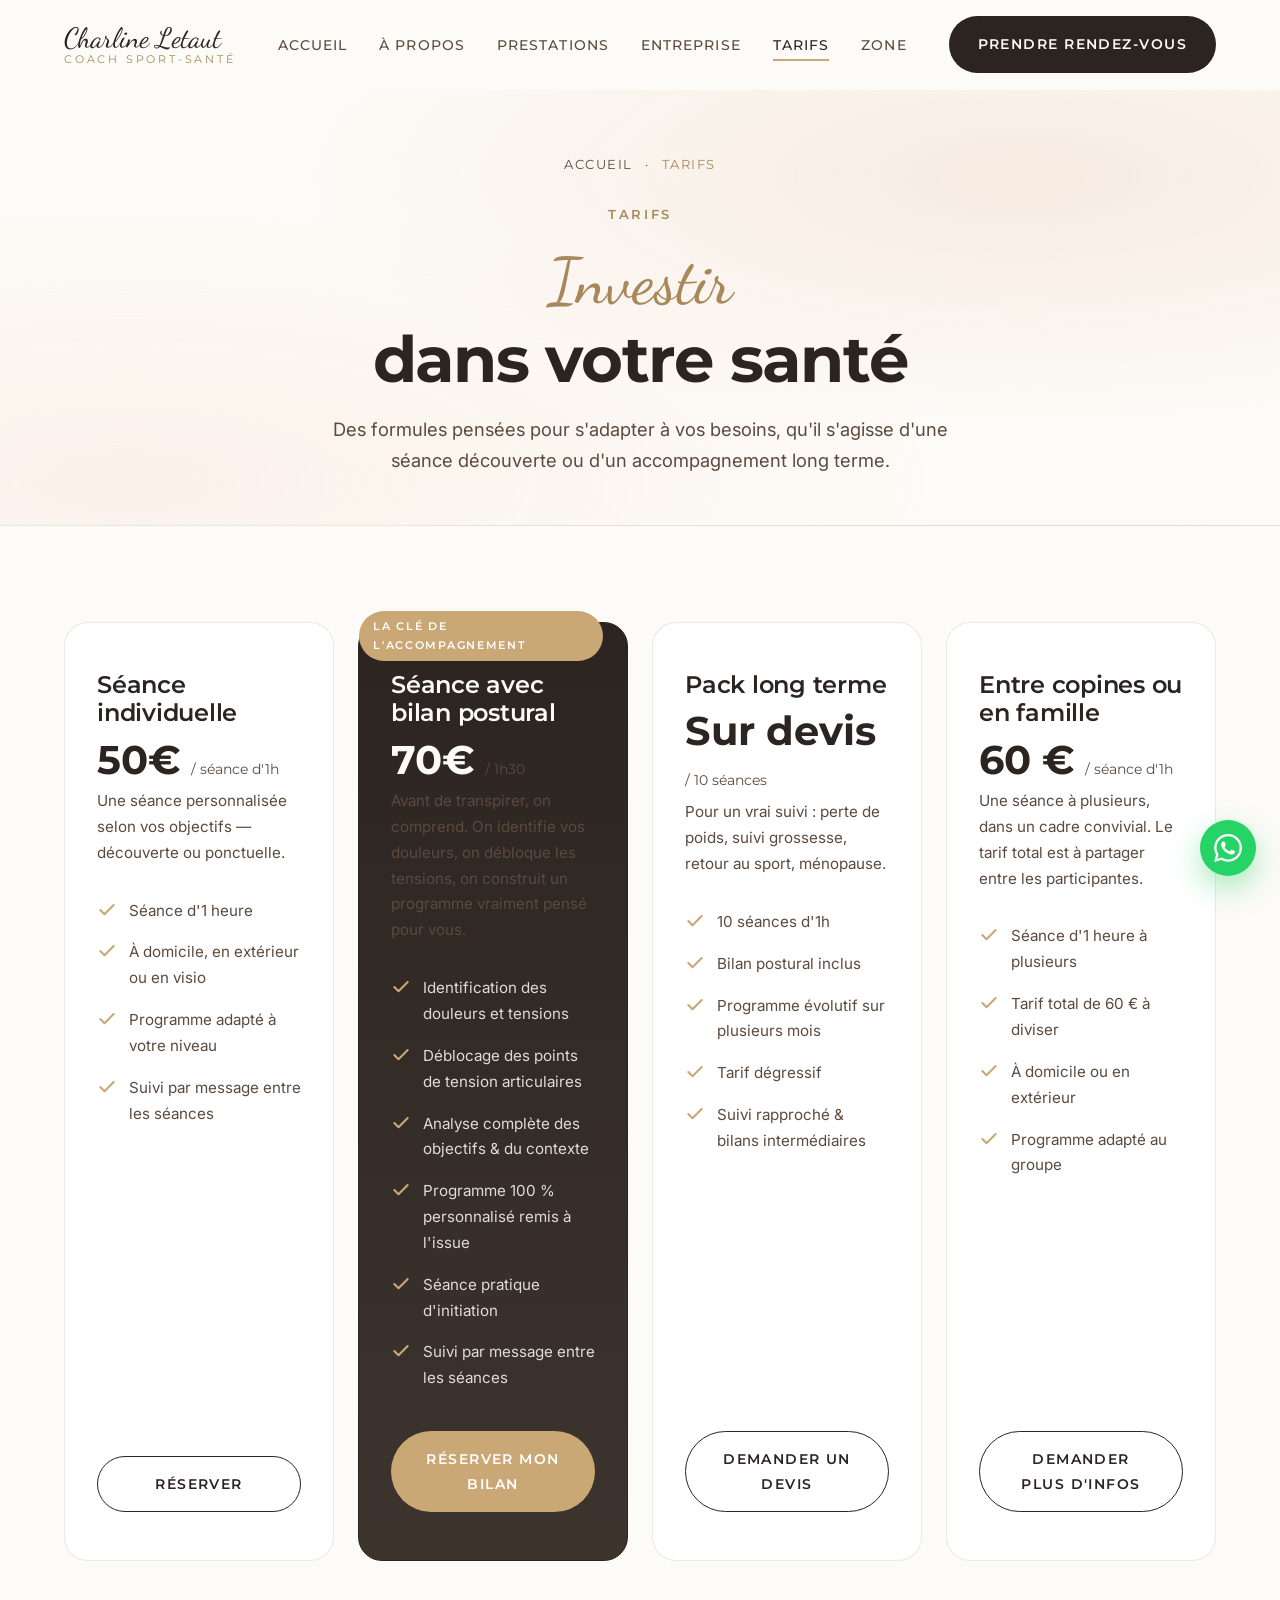
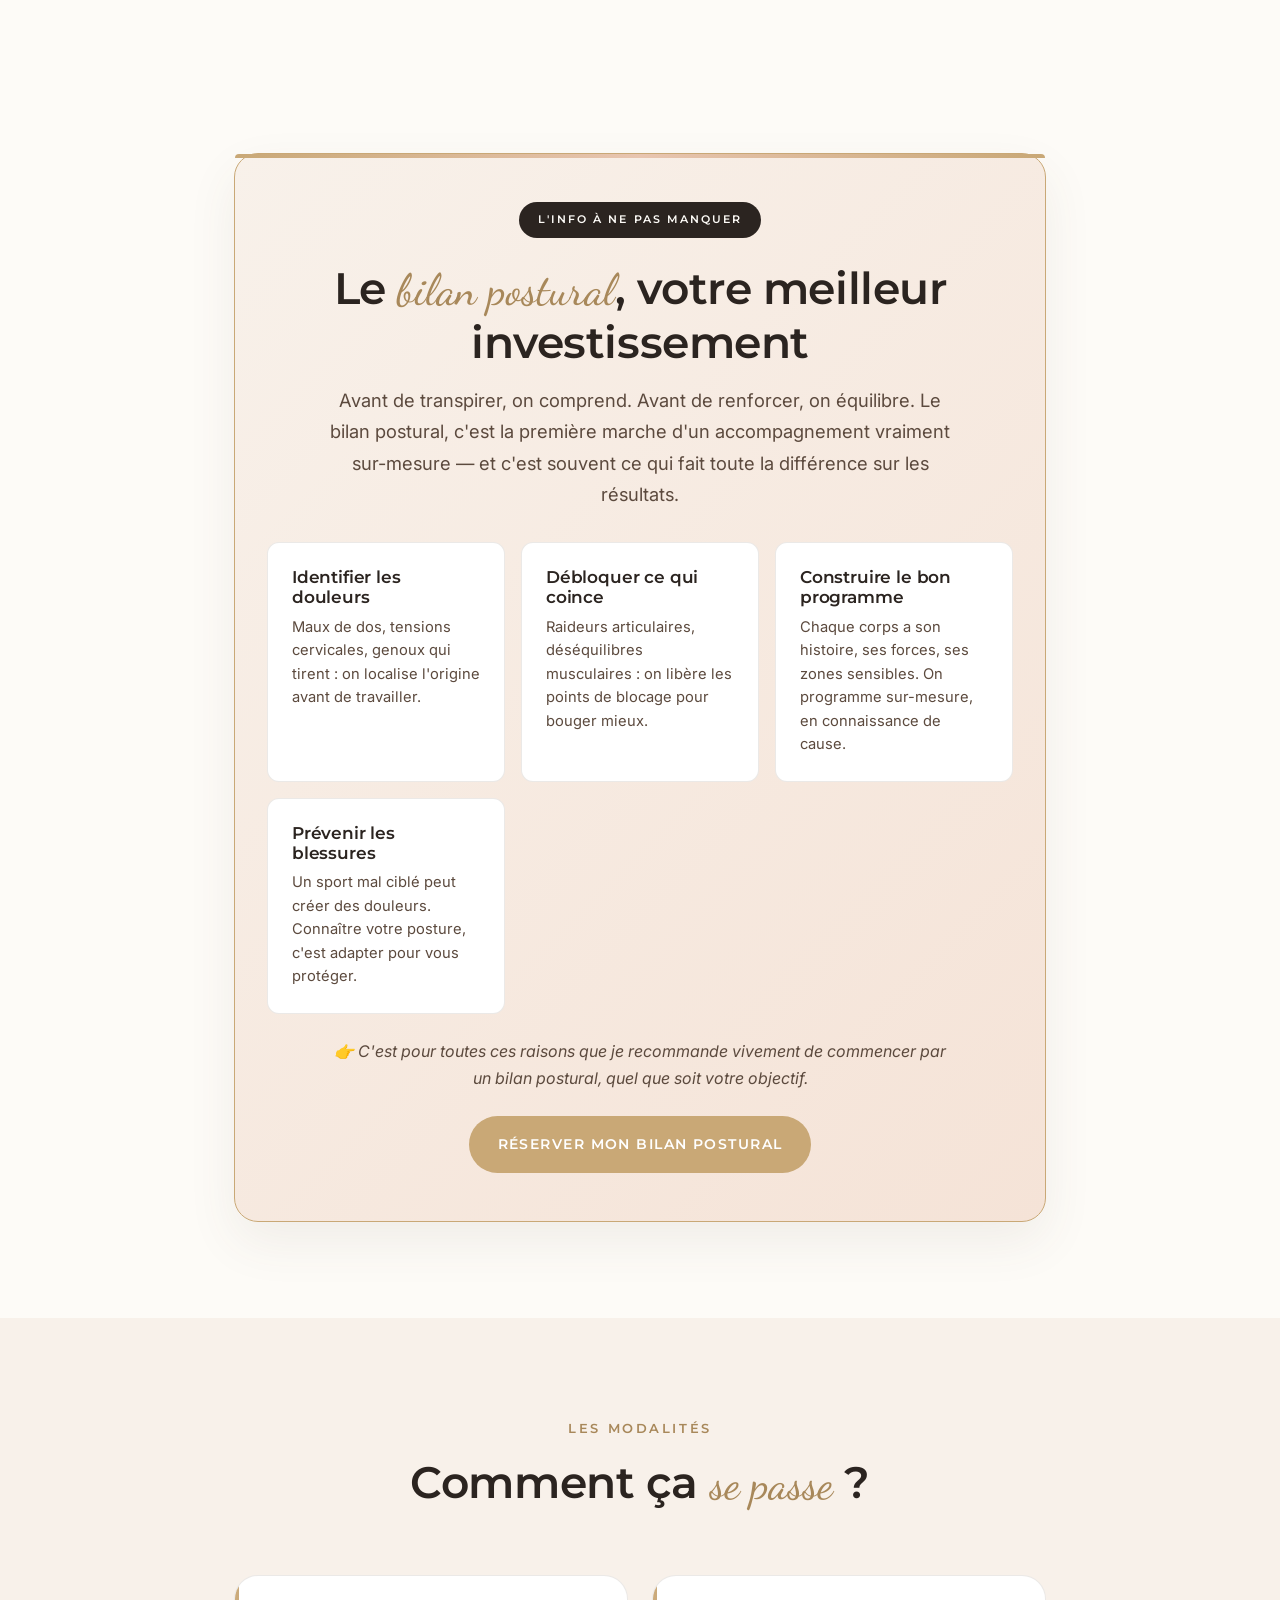
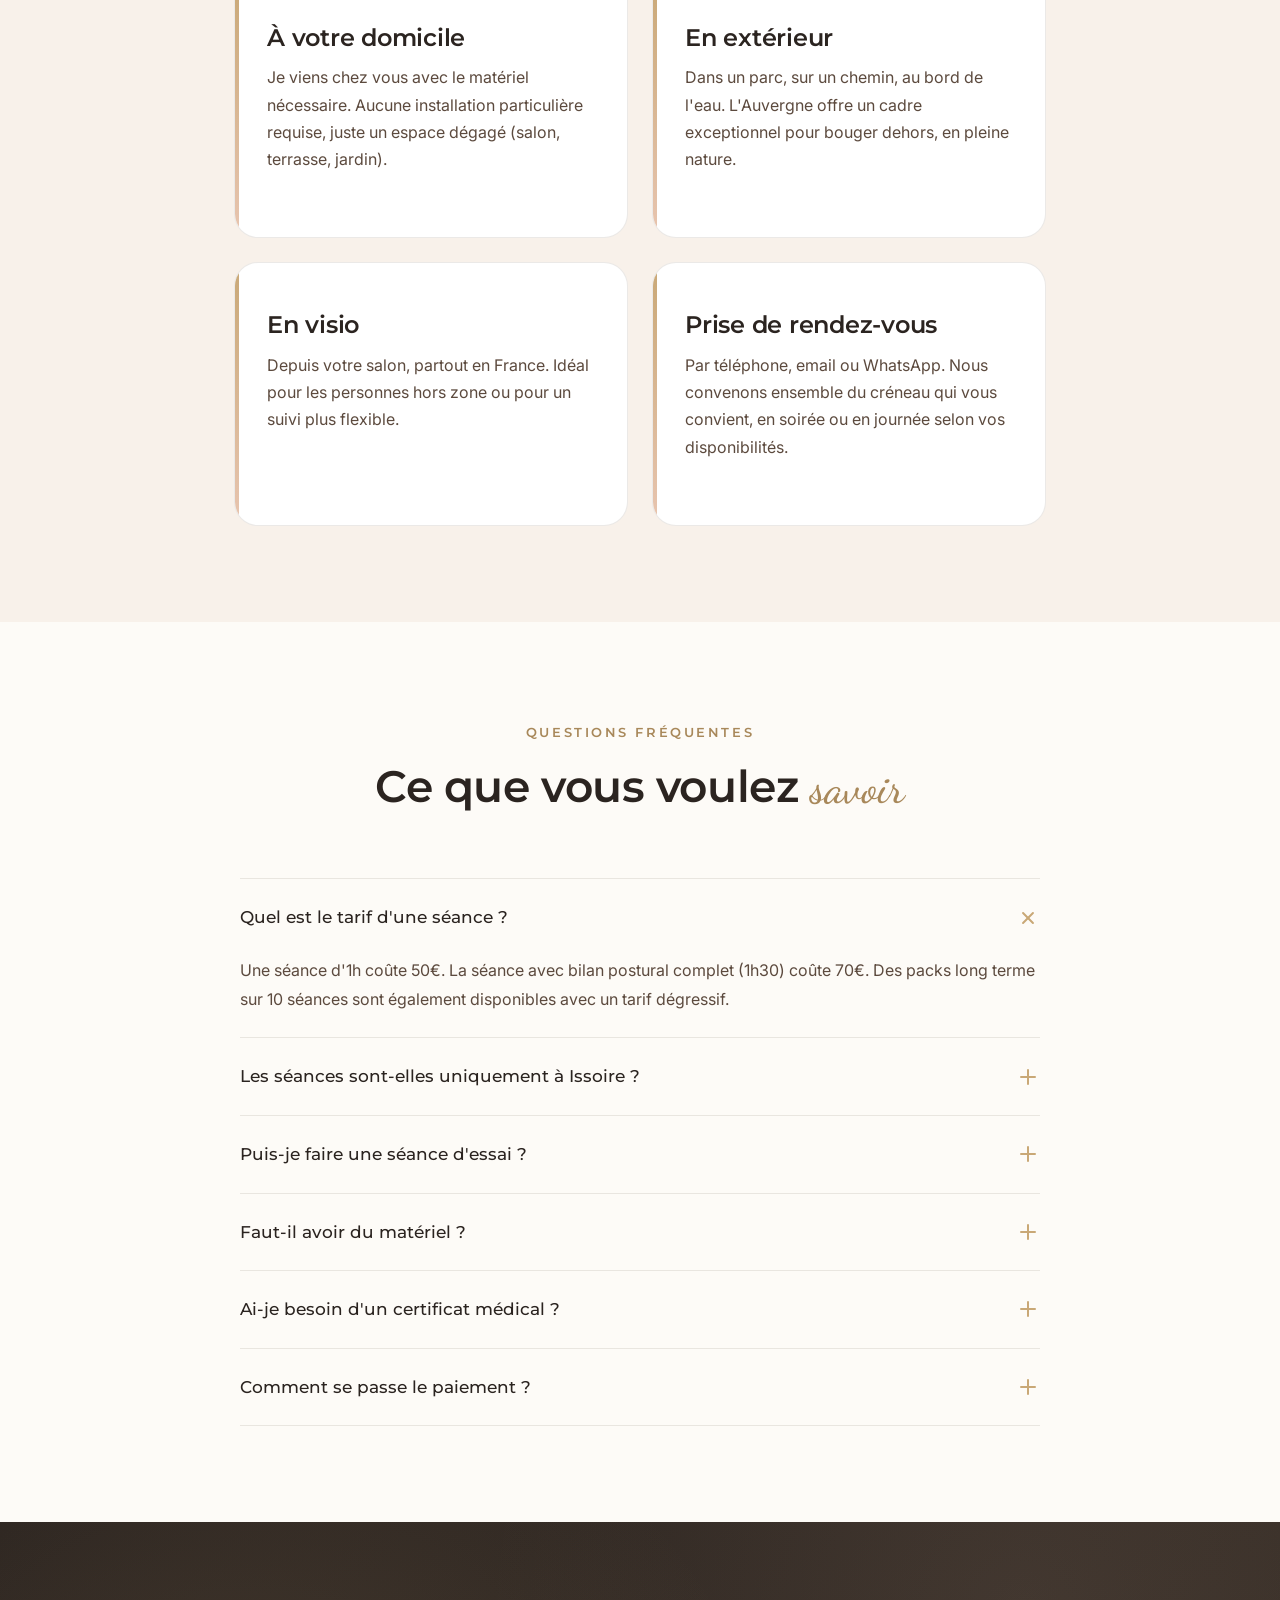
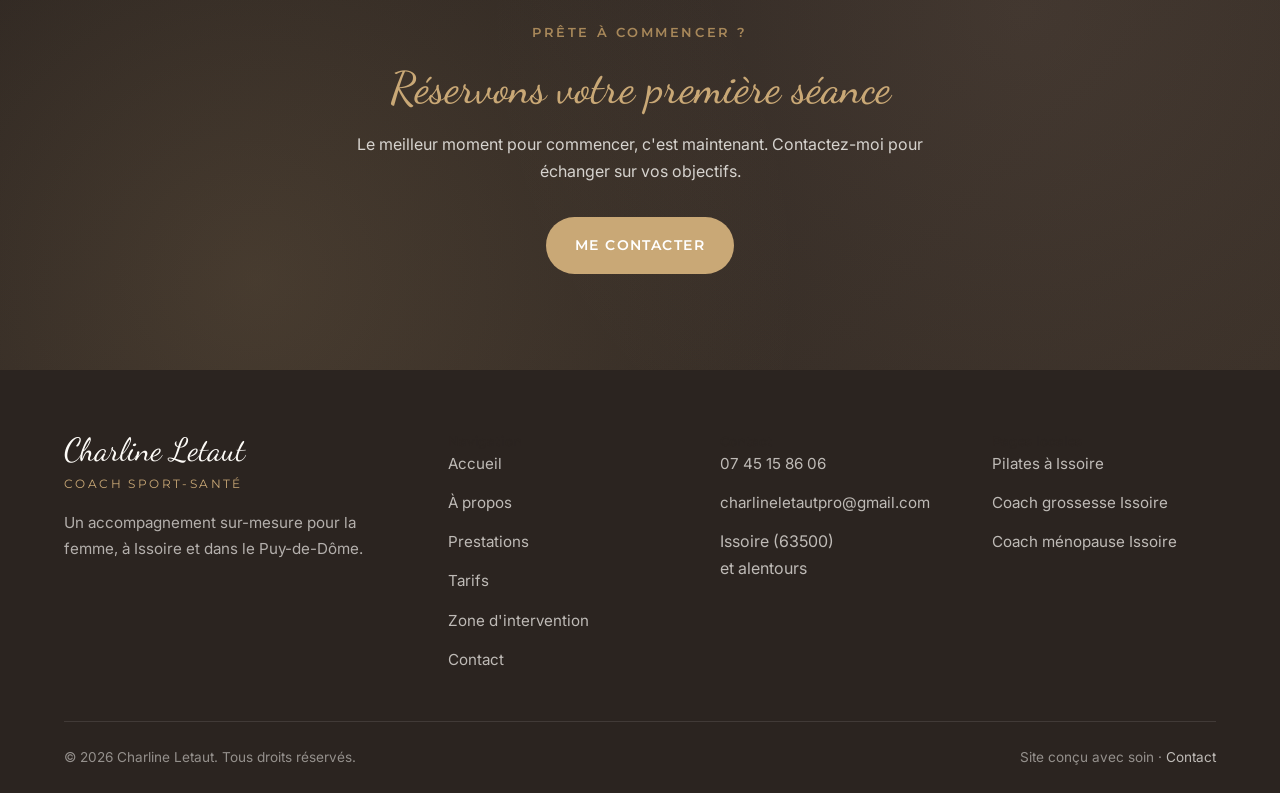
<file: tarifs.html>
<!DOCTYPE html>
<html lang="fr">
<head>
  <meta charset="UTF-8" />
  <meta name="viewport" content="width=device-width, initial-scale=1.0" />
  <meta http-equiv="Cache-Control" content="no-cache, must-revalidate" />
  <meta name="theme-color" content="#FDFBF7" />

  <title>Tarifs coach sportif Issoire (63) — Séances, packs, suivi long terme</title>
  <meta name="description" content="Tarifs coaching sport-santé à Issoire : 50€ la séance d'1h, 70€ avec bilan postural, packs 10 séances. À domicile, extérieur ou visio. Suivi grossesse, perte de poids, ménopause." />
  <meta name="keywords" content="tarif coach sportif Issoire, prix séance coach Issoire, pack coaching Issoire, coach à domicile tarif, coaching sportif visio" />
  <meta name="robots" content="index, follow" />
  <link rel="canonical" href="https://charline-letaut.fr/tarifs.html" />

  <meta property="og:type" content="website" />
  <meta property="og:locale" content="fr_FR" />
  <meta property="og:url" content="https://charline-letaut.fr/tarifs.html" />
  <meta property="og:title" content="Tarifs — Charline Letaut, coach sport-santé à Issoire" />
  <meta property="og:description" content="Séances à partir de 50€, packs long terme, suivi grossesse et perte de poids. À domicile, extérieur ou visio." />
  <meta property="og:image" content="https://charline-letaut.fr/assets/og-image.jpg" />
  <meta name="twitter:card" content="summary_large_image" />

  <link rel="icon" type="image/svg+xml" href="assets/favicon.svg?v=32" />

  <link rel="preconnect" href="https://fonts.googleapis.com" />
  <link rel="preconnect" href="https://fonts.gstatic.com" crossorigin />
  <link href="https://fonts.googleapis.com/css2?family=Dancing+Script:wght@500;600&family=Inter:wght@400;500;600&family=Montserrat:wght@400;500;600;700&display=swap" rel="stylesheet" />

  <link rel="stylesheet" href="css/style.css?v=32" />

  <!-- PLAUSIBLE SCRIPT HERE -->

  <!-- Schema.org : Offer Catalog -->
  <script type="application/ld+json">
  {
    "@context": "https://schema.org",
    "@type": "OfferCatalog",
    "name": "Tarifs Charline Letaut — coaching sport-santé",
    "provider": { "@id": "https://charline-letaut.fr/#business" },
    "itemListElement": [
      {
        "@type": "Offer",
        "name": "Séance individuelle 1h",
        "price": "50",
        "priceCurrency": "EUR",
        "description": "Séance de coaching sportif personnalisée d'une heure, à domicile, en extérieur ou en visio."
      },
      {
        "@type": "Offer",
        "name": "Séance avec bilan postural",
        "price": "70",
        "priceCurrency": "EUR",
        "description": "Séance incluant un bilan postural complet pour définir un programme adapté."
      },
      {
        "@type": "Offer",
        "name": "Pack 10 séances — perte de poids ou suivi grossesse",
        "priceCurrency": "EUR",
        "description": "Suivi long terme de 10 séances avec un programme progressif et personnalisé."
      }
    ]
  }
  </script>
  <!-- Schema.org : FAQPage -->
  <script type="application/ld+json">
  {
    "@context": "https://schema.org",
    "@type": "FAQPage",
    "mainEntity": [
      {
        "@type": "Question",
        "name": "Combien coûte une séance avec Charline Letaut à Issoire ?",
        "acceptedAnswer": {
          "@type": "Answer",
          "text": "La séance individuelle d'1h coûte 50€. La séance avec bilan postural complet coûte 70€. Des packs long terme sont également disponibles pour un suivi plus structuré."
        }
      },
      {
        "@type": "Question",
        "name": "Les séances peuvent-elles avoir lieu à domicile ?",
        "acceptedAnswer": {
          "@type": "Answer",
          "text": "Oui, je me déplace à votre domicile dans Issoire et les communes alentours (Le Broc, Perrier, Sauxillanges, Champeix, etc.). Les séances peuvent aussi avoir lieu en extérieur ou en visio."
        }
      },
      {
        "@type": "Question",
        "name": "Proposez-vous un suivi en visio ?",
        "acceptedAnswer": {
          "@type": "Answer",
          "text": "Oui, des séances en visio sont possibles partout en France, idéales pour les personnes hors zone ou pour un suivi plus flexible."
        }
      },
      {
        "@type": "Question",
        "name": "Peut-on prendre une séance ponctuelle ?",
        "acceptedAnswer": {
          "@type": "Answer",
          "text": "Absolument. Il est possible de prendre une séance ponctuelle pour tester, puis d'envisager un suivi plus long si vous le souhaitez."
        }
      },
      {
        "@type": "Question",
        "name": "Quels moyens de paiement sont acceptés ?",
        "acceptedAnswer": {
          "@type": "Answer",
          "text": "Espèces, chèque et virement bancaire sont acceptés. Nous définissons ensemble les modalités lors de la prise de rendez-vous."
        }
      }
    ]
  }
  </script>
  <script type="application/ld+json">
  {
    "@context": "https://schema.org",
    "@type": "BreadcrumbList",
    "itemListElement": [
      { "@type": "ListItem", "position": 1, "name": "Accueil", "item": "https://charline-letaut.fr/" },
      { "@type": "ListItem", "position": 2, "name": "Tarifs", "item": "https://charline-letaut.fr/tarifs.html" }
    ]
  }
  </script>
</head>
<body>
  <a class="skip-link" href="#main">Aller au contenu</a>

  <header class="site-header" role="banner">
    <div class="container">
      <nav class="nav" aria-label="Navigation principale">
        <a href="index.html" class="nav__brand" aria-label="Retour à l'accueil">
          <span class="nav__brand-name">Charline Letaut</span>
          <span class="nav__brand-role">Coach sport-santé</span>
        </a>
        <ul class="nav__menu">
          <li><a href="index.html" class="nav__link" data-nav="index.html">Accueil</a></li>
          <li><a href="a-propos.html" class="nav__link" data-nav="a-propos.html">À propos</a></li>
          <li><a href="prestations.html" class="nav__link" data-nav="prestations.html">Prestations</a></li>
          <li><a href="entreprise.html" class="nav__link" data-nav="entreprise.html">Entreprise</a></li>
          <li><a href="tarifs.html" class="nav__link" data-nav="tarifs.html">Tarifs</a></li>
          <li><a href="zone-intervention.html" class="nav__link" data-nav="zone-intervention.html">Zone</a></li>
        </ul>
        <a href="contact.html" class="btn btn--primary nav__cta">Prendre rendez-vous</a>
        <button class="nav__toggle" aria-expanded="false" aria-label="Ouvrir le menu" aria-controls="mobile-menu"><span></span><span></span><span></span></button>
      </nav>
    </div>
  </header>
    <div class="nav__mobile" id="mobile-menu">
      <a href="index.html" class="nav__link" data-nav="index.html">Accueil</a>
      <a href="a-propos.html" class="nav__link" data-nav="a-propos.html">À propos</a>
      <a href="prestations.html" class="nav__link" data-nav="prestations.html">Prestations</a>
      <a href="entreprise.html" class="nav__link" data-nav="entreprise.html">Entreprise</a>
      <a href="tarifs.html" class="nav__link" data-nav="tarifs.html">Tarifs</a>
      <a href="zone-intervention.html" class="nav__link" data-nav="zone-intervention.html">Zone d'intervention</a>
      <a href="contact.html" class="nav__link" data-nav="contact.html">Contact</a>
      <a href="contact.html" class="btn btn--primary">Prendre rendez-vous</a>
    </div>
  

  <main id="main">
    <section class="page-hero">
      <div class="container">
        <div class="page-hero__content reveal">
          <nav class="breadcrumb" aria-label="Fil d'Ariane">
            <a href="index.html">Accueil</a><span>·</span><span aria-current="page">Tarifs</span>
          </nav>
          <span class="eyebrow">Tarifs</span>
          <h1><span class="script">Investir</span><br />dans votre santé</h1>
          <p class="lead">Des formules pensées pour s'adapter à vos besoins, qu'il s'agisse d'une séance découverte ou d'un accompagnement long terme.</p>
        </div>
      </div>
    </section>

    <section class="section">
      <div class="container">
        <div class="pricing-grid">
          <div class="price reveal">
            <h3>Séance individuelle</h3>
            <div class="price__amount">50€ <small>/ séance d'1h</small></div>
            <p class="price__desc">Une séance personnalisée selon vos objectifs — découverte ou ponctuelle.</p>
            <ul class="price__features">
              <li>Séance d'1 heure</li>
              <li>À domicile, en extérieur ou en visio</li>
              <li>Programme adapté à votre niveau</li>
              <li>Suivi par message entre les séances</li>
            </ul>
            <a href="contact.html" class="btn btn--outline">Réserver</a>
          </div>

          <div class="price price--highlight reveal reveal-delay-1">
            <span class="price__badge">La clé de l'accompagnement</span>
            <h3>Séance avec bilan postural</h3>
            <div class="price__amount">70€ <small>/ 1h30</small></div>
            <p class="price__desc">Avant de transpirer, on comprend. On identifie vos douleurs, on débloque les tensions, on construit un programme vraiment pensé pour vous.</p>
            <ul class="price__features">
              <li>Identification des douleurs et tensions</li>
              <li>Déblocage des points de tension articulaires</li>
              <li>Analyse complète des objectifs &amp; du contexte</li>
              <li>Programme 100 % personnalisé remis à l'issue</li>
              <li>Séance pratique d'initiation</li>
              <li>Suivi par message entre les séances</li>
            </ul>
            <a href="contact.html" class="btn btn--gold">Réserver mon bilan</a>
          </div>

          <div class="price reveal reveal-delay-2">
            <h3>Pack long terme</h3>
            <div class="price__amount">Sur devis <small>/ 10 séances</small></div>
            <p class="price__desc">Pour un vrai suivi&nbsp;: perte de poids, suivi grossesse, retour au sport, ménopause.</p>
            <ul class="price__features">
              <li>10 séances d'1h</li>
              <li>Bilan postural inclus</li>
              <li>Programme évolutif sur plusieurs mois</li>
              <li>Tarif dégressif</li>
              <li>Suivi rapproché &amp; bilans intermédiaires</li>
            </ul>
            <a href="contact.html" class="btn btn--outline">Demander un devis</a>
          </div>

          <div class="price reveal reveal-delay-3">
            <h3>Entre copines ou en famille</h3>
            <div class="price__amount">60 € <small>/ séance d'1h</small></div>
            <p class="price__desc">Une séance à plusieurs, dans un cadre convivial. Le tarif total est à partager entre les participantes.</p>
            <ul class="price__features">
              <li>Séance d'1 heure à plusieurs</li>
              <li>Tarif total de 60 € à diviser</li>
              <li>À domicile ou en extérieur</li>
              <li>Programme adapté au groupe</li>
            </ul>
            <a href="contact.html" class="btn btn--outline">Demander plus d'infos</a>
          </div>
        </div>
      </div>
    </section>

    <!-- ===================== BILAN POSTURAL — CALLOUT ===================== -->
    <section class="section">
      <div class="container container-narrow">
        <div class="bilan-callout reveal">
          <span class="bilan-callout__badge">L'info à ne pas manquer</span>
          <h2>Le <span class="script">bilan postural</span>, votre meilleur investissement</h2>
          <p class="lead">Avant de transpirer, on comprend. Avant de renforcer, on équilibre. Le bilan postural, c'est la première marche d'un accompagnement vraiment sur-mesure — et c'est souvent ce qui fait toute la différence sur les résultats.</p>

          <div class="bilan-benefits">
            <div class="bilan-benefit">
              <h3>Identifier les douleurs</h3>
              <p>Maux de dos, tensions cervicales, genoux qui tirent&nbsp;: on localise l'origine avant de travailler.</p>
            </div>
            <div class="bilan-benefit">
              <h3>Débloquer ce qui coince</h3>
              <p>Raideurs articulaires, déséquilibres musculaires&nbsp;: on libère les points de blocage pour bouger mieux.</p>
            </div>
            <div class="bilan-benefit">
              <h3>Construire le bon programme</h3>
              <p>Chaque corps a son histoire, ses forces, ses zones sensibles. On programme sur-mesure, en connaissance de cause.</p>
            </div>
            <div class="bilan-benefit">
              <h3>Prévenir les blessures</h3>
              <p>Un sport mal ciblé peut créer des douleurs. Connaître votre posture, c'est adapter pour vous protéger.</p>
            </div>
          </div>

          <p class="bilan-callout__note">👉 C'est pour toutes ces raisons que je recommande vivement de commencer par un bilan postural, quel que soit votre objectif.</p>

          <a href="contact.html" class="btn btn--gold">Réserver mon bilan postural</a>
        </div>
      </div>
    </section>

    <section class="section section--alt">
      <div class="container container-narrow">
        <header class="section-header reveal">
          <span class="eyebrow">Les modalités</span>
          <h2>Comment ça <span class="script">se passe</span>&nbsp;?</h2>
        </header>

        <div class="grid grid--2">
          <article class="feature reveal">
            <h3>À votre domicile</h3>
            <p>Je viens chez vous avec le matériel nécessaire. Aucune installation particulière requise, juste un espace dégagé (salon, terrasse, jardin).</p>
          </article>
          <article class="feature reveal reveal-delay-1">
            <h3>En extérieur</h3>
            <p>Dans un parc, sur un chemin, au bord de l'eau. L'Auvergne offre un cadre exceptionnel pour bouger dehors, en pleine nature.</p>
          </article>
          <article class="feature reveal reveal-delay-2">
            <h3>En visio</h3>
            <p>Depuis votre salon, partout en France. Idéal pour les personnes hors zone ou pour un suivi plus flexible.</p>
          </article>
          <article class="feature reveal reveal-delay-3">
            <h3>Prise de rendez-vous</h3>
            <p>Par téléphone, email ou WhatsApp. Nous convenons ensemble du créneau qui vous convient, en soirée ou en journée selon vos disponibilités.</p>
          </article>
        </div>
      </div>
    </section>

    <section class="section">
      <div class="container container-narrow">
        <header class="section-header reveal">
          <span class="eyebrow">Questions fréquentes</span>
          <h2>Ce que vous voulez <span class="script">savoir</span></h2>
        </header>

        <div class="faq reveal">
          <details class="faq__item" open>
            <summary class="faq__question">
              Quel est le tarif d'une séance&nbsp;?
              <svg class="faq__question-icon" xmlns="http://www.w3.org/2000/svg" viewBox="0 0 24 24" fill="none" stroke="currentColor" stroke-width="2" stroke-linecap="round" stroke-linejoin="round"><line x1="12" y1="5" x2="12" y2="19"/><line x1="5" y1="12" x2="19" y2="12"/></svg>
            </summary>
            <div class="faq__answer">Une séance d'1h coûte 50€. La séance avec bilan postural complet (1h30) coûte 70€. Des packs long terme sur 10 séances sont également disponibles avec un tarif dégressif.</div>
          </details>
          <details class="faq__item">
            <summary class="faq__question">
              Les séances sont-elles uniquement à Issoire&nbsp;?
              <svg class="faq__question-icon" xmlns="http://www.w3.org/2000/svg" viewBox="0 0 24 24" fill="none" stroke="currentColor" stroke-width="2" stroke-linecap="round" stroke-linejoin="round"><line x1="12" y1="5" x2="12" y2="19"/><line x1="5" y1="12" x2="19" y2="12"/></svg>
            </summary>
            <div class="faq__answer">Non, je me déplace dans Issoire et un large périmètre autour&nbsp;: Le Broc, Perrier, Parentignat, Sauxillanges, Champeix, Brassac-les-Mines, Coudes, Saint-Germain-Lembron, Vic-le-Comte, Plauzat, etc. Pour les personnes plus éloignées, les séances en visio sont possibles.</div>
          </details>
          <details class="faq__item">
            <summary class="faq__question">
              Puis-je faire une séance d'essai&nbsp;?
              <svg class="faq__question-icon" xmlns="http://www.w3.org/2000/svg" viewBox="0 0 24 24" fill="none" stroke="currentColor" stroke-width="2" stroke-linecap="round" stroke-linejoin="round"><line x1="12" y1="5" x2="12" y2="19"/><line x1="5" y1="12" x2="19" y2="12"/></svg>
            </summary>
            <div class="faq__answer">Oui, vous pouvez parfaitement commencer par une séance ponctuelle, sans engagement, pour faire connaissance et sentir si le coaching vous convient avant d'envisager un suivi plus long.</div>
          </details>
          <details class="faq__item">
            <summary class="faq__question">
              Faut-il avoir du matériel&nbsp;?
              <svg class="faq__question-icon" xmlns="http://www.w3.org/2000/svg" viewBox="0 0 24 24" fill="none" stroke="currentColor" stroke-width="2" stroke-linecap="round" stroke-linejoin="round"><line x1="12" y1="5" x2="12" y2="19"/><line x1="5" y1="12" x2="19" y2="12"/></svg>
            </summary>
            <div class="faq__answer">J'apporte le matériel nécessaire (élastiques, haltères légers, tapis). Pour les séances en visio, un simple tapis suffit dans la majorité des cas. Je vous précise tout cela avant la première séance.</div>
          </details>
          <details class="faq__item">
            <summary class="faq__question">
              Ai-je besoin d'un certificat médical&nbsp;?
              <svg class="faq__question-icon" xmlns="http://www.w3.org/2000/svg" viewBox="0 0 24 24" fill="none" stroke="currentColor" stroke-width="2" stroke-linecap="round" stroke-linejoin="round"><line x1="12" y1="5" x2="12" y2="19"/><line x1="5" y1="12" x2="19" y2="12"/></svg>
            </summary>
            <div class="faq__answer">Pour un contexte de santé spécifique (grossesse, post-opératoire, pathologie), un avis médical est recommandé avant de commencer. Dans tous les cas, nous faisons un point complet sur votre état de santé avant la première séance.</div>
          </details>
          <details class="faq__item">
            <summary class="faq__question">
              Comment se passe le paiement&nbsp;?
              <svg class="faq__question-icon" xmlns="http://www.w3.org/2000/svg" viewBox="0 0 24 24" fill="none" stroke="currentColor" stroke-width="2" stroke-linecap="round" stroke-linejoin="round"><line x1="12" y1="5" x2="12" y2="19"/><line x1="5" y1="12" x2="19" y2="12"/></svg>
            </summary>
            <div class="faq__answer">Espèces, chèque ou virement. Nous définissons ensemble les modalités lors de la prise de rendez-vous. Pour les packs, un échelonnement est possible.</div>
          </details>
        </div>
      </div>
    </section>

    <section class="cta-banner">
      <div class="container">
        <span class="eyebrow">Prête à commencer&nbsp;?</span>
        <h2><span class="script">Réservons votre première séance</span></h2>
        <p>Le meilleur moment pour commencer, c'est maintenant. Contactez-moi pour échanger sur vos objectifs.</p>
        <a href="contact.html" class="btn btn--primary">Me contacter</a>
      </div>
    </section>
  </main>

  <footer class="site-footer" role="contentinfo">
    <div class="container">
      <div class="footer__grid">
        <div>
          <div class="footer__brand-name">Charline Letaut</div>
          <div class="footer__brand-role">Coach sport-santé</div>
          <p class="footer__tagline">Un accompagnement sur-mesure pour la femme, à Issoire et dans le Puy-de-Dôme.</p>
        </div>
        <div>
          <h5>Navigation</h5>
          <ul class="footer__list">
            <li><a href="index.html">Accueil</a></li>
            <li><a href="a-propos.html">À propos</a></li>
            <li><a href="prestations.html">Prestations</a></li>
            <li><a href="tarifs.html">Tarifs</a></li>
            <li><a href="zone-intervention.html">Zone d'intervention</a></li>
            <li><a href="contact.html">Contact</a></li>
          </ul>
        </div>
        <div>
          <h5>Contact</h5>
          <ul class="footer__list">
            <li><a href="tel:+33745158606">07 45 15 86 06</a></li>
            <li><a href="mailto:charlineletautpro@gmail.com">charlineletautpro@gmail.com</a></li>
            <li><address style="font-style: normal;">Issoire (63500)<br />et alentours</address></li>
          </ul>
        </div>
        <div>
          <h5>Pages locales</h5>
          <ul class="footer__list">
            <li><a href="pilates-issoire.html">Pilates à Issoire</a></li>
            <li><a href="coach-grossesse-issoire.html">Coach grossesse Issoire</a></li>
            <li><a href="coach-menopause-issoire.html">Coach ménopause Issoire</a></li>
          </ul>
        </div>
      </div>
      <div class="footer__bottom">
        <span>© <span data-year>2026</span> Charline Letaut. Tous droits réservés.</span>
        <span>Site conçu avec soin · <a href="contact.html">Contact</a></span>
      </div>
    </div>
  </footer>

  <a href="https://wa.me/33745158606" class="whatsapp-float" aria-label="Contacter sur WhatsApp" target="_blank" rel="noopener">
    <svg xmlns="http://www.w3.org/2000/svg" viewBox="0 0 24 24" fill="currentColor"><path d="M17.472 14.382c-.297-.149-1.758-.867-2.03-.967-.273-.099-.471-.148-.67.15-.197.297-.767.966-.94 1.164-.173.199-.347.223-.644.075-.297-.15-1.255-.463-2.39-1.475-.883-.788-1.48-1.761-1.653-2.059-.173-.297-.018-.458.13-.606.134-.133.298-.347.446-.52.149-.174.198-.298.298-.497.099-.198.05-.371-.025-.52-.075-.149-.669-1.612-.916-2.207-.242-.579-.487-.5-.669-.51-.173-.008-.371-.01-.57-.01-.198 0-.52.074-.792.372-.272.297-1.04 1.016-1.04 2.479 0 1.462 1.065 2.875 1.213 3.074.149.198 2.096 3.2 5.077 4.487.709.306 1.262.489 1.694.625.712.227 1.36.195 1.871.118.571-.085 1.758-.719 2.006-1.413.248-.694.248-1.289.173-1.413-.074-.124-.272-.198-.57-.347m-5.421 7.403h-.004a9.87 9.87 0 01-5.031-1.378l-.361-.214-3.741.982.998-3.648-.235-.374a9.86 9.86 0 01-1.51-5.26c.001-5.45 4.436-9.884 9.888-9.884 2.64 0 5.122 1.03 6.988 2.898a9.825 9.825 0 012.893 6.994c-.003 5.45-4.437 9.884-9.885 9.884m8.413-18.297A11.815 11.815 0 0012.05 0C5.495 0 .16 5.335.157 11.892c0 2.096.547 4.142 1.588 5.945L.057 24l6.305-1.654a11.882 11.882 0 005.683 1.448h.005c6.554 0 11.89-5.335 11.893-11.893a11.821 11.821 0 00-3.48-8.413z"/></svg>
  </a>

  <script src="js/main.js?v=32"></script>
</body>
</html>
</file>
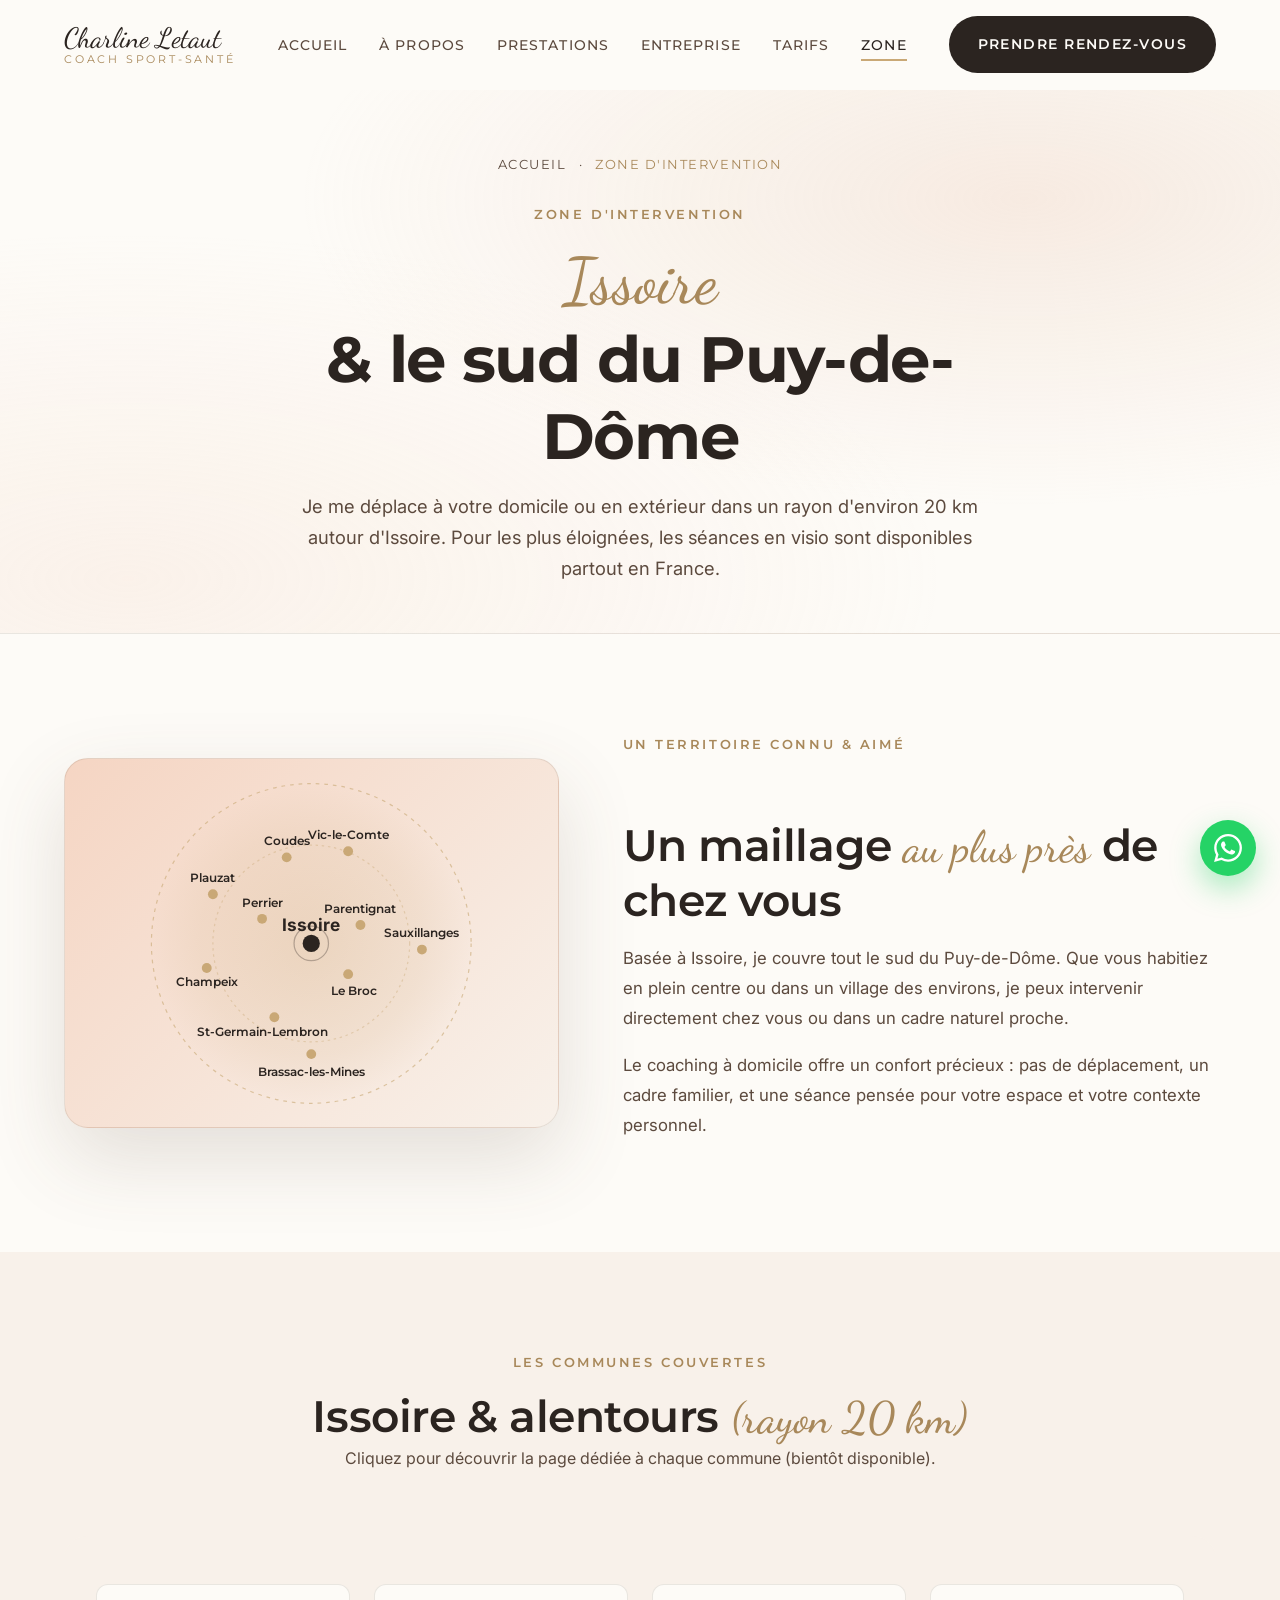
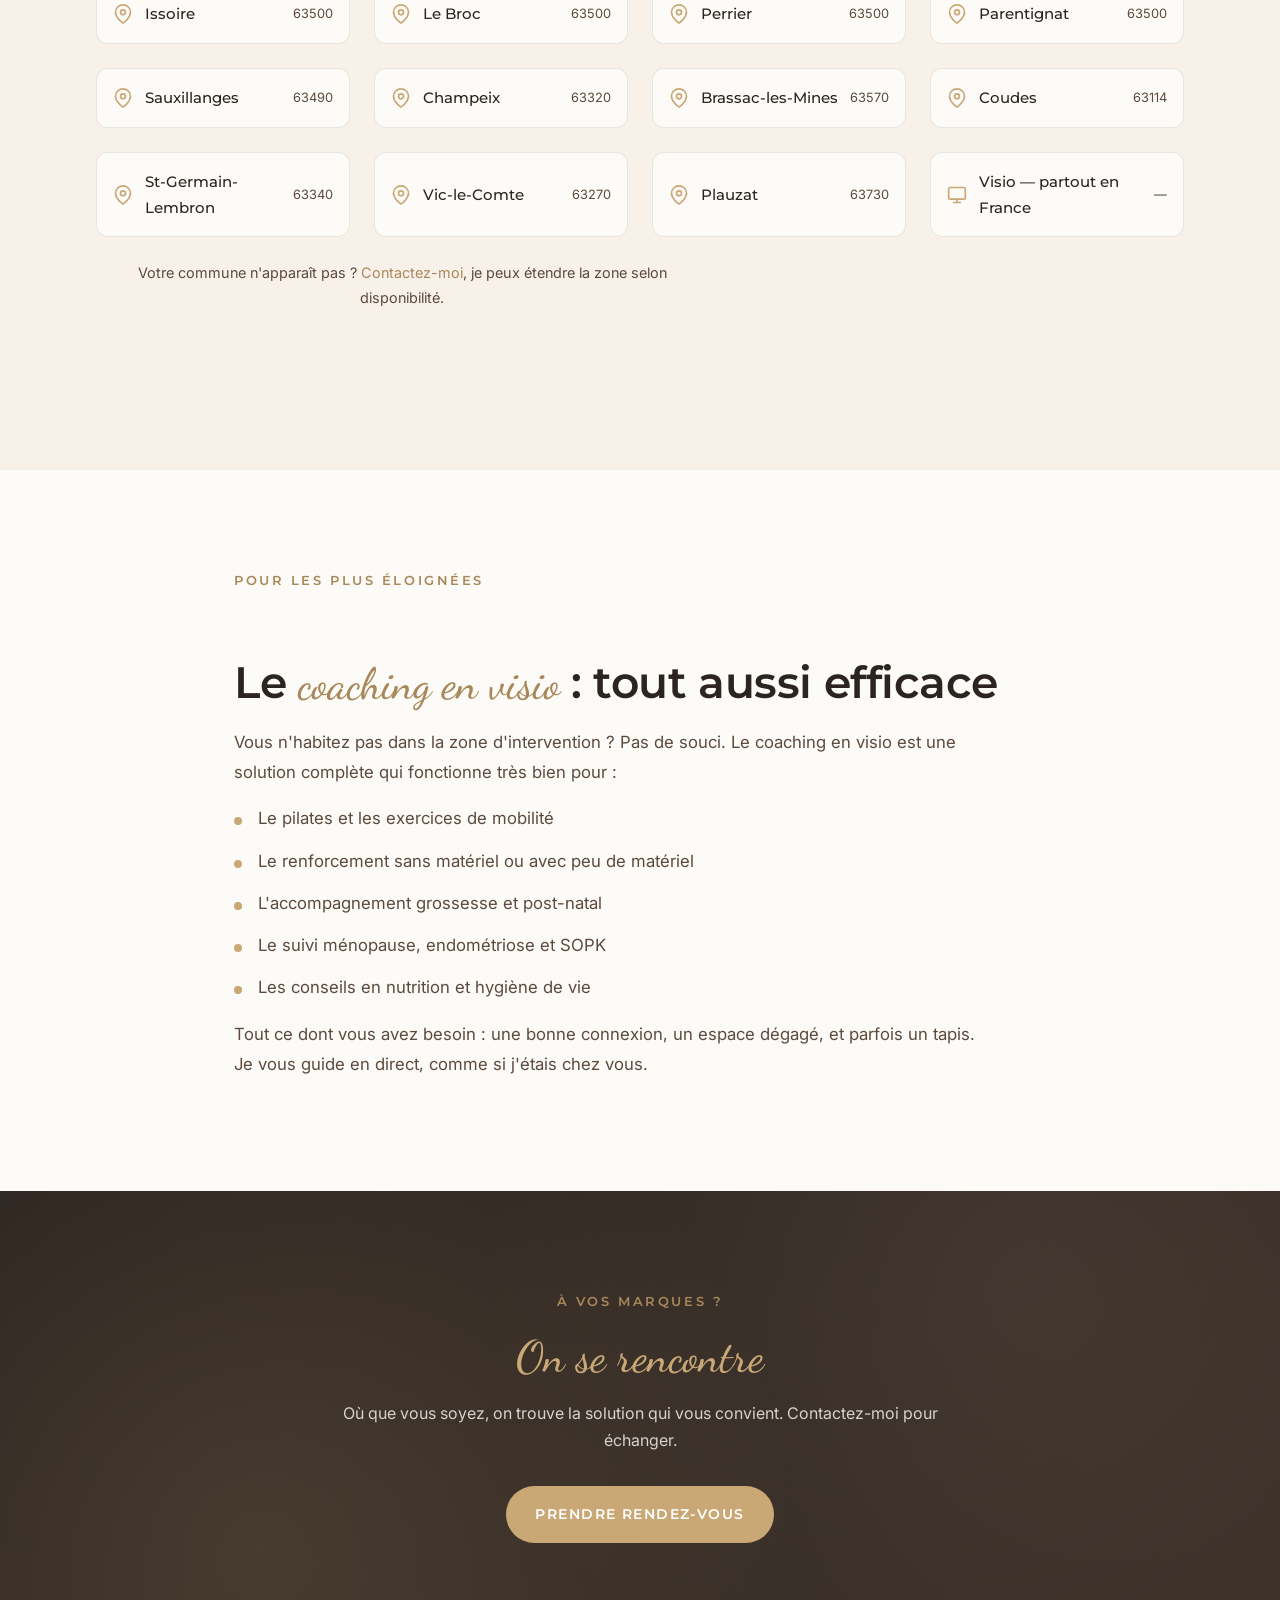
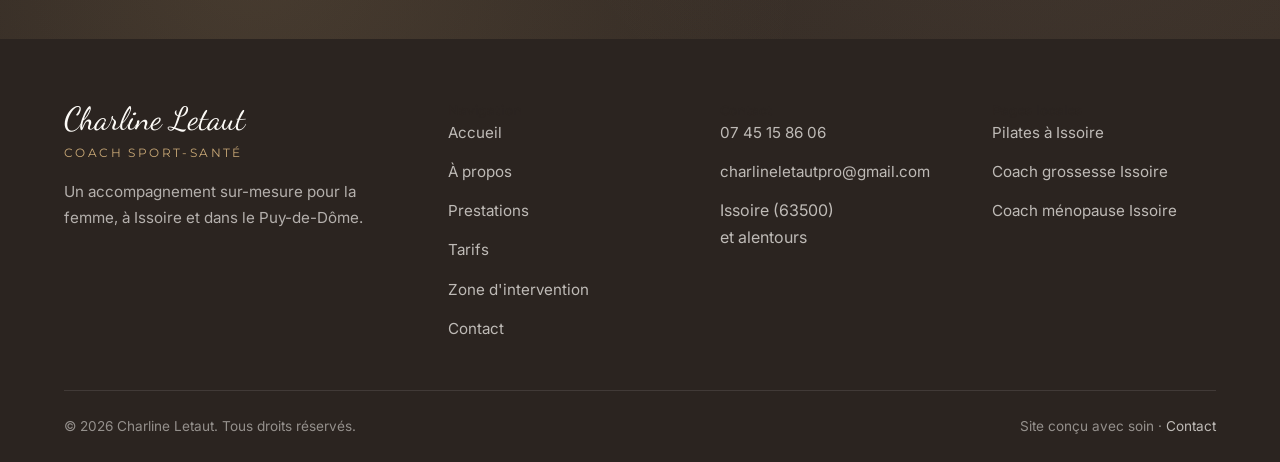
<file: zone-intervention.html>
<!DOCTYPE html>
<html lang="fr">
<head>
  <meta charset="UTF-8" />
  <meta name="viewport" content="width=device-width, initial-scale=1.0" />
  <meta http-equiv="Cache-Control" content="no-cache, must-revalidate" />
  <meta name="theme-color" content="#FDFBF7" />

  <title>Zone d'intervention — Coach sportif Issoire, Le Broc, Champeix, Sauxillanges (63)</title>
  <meta name="description" content="Coach sport-santé à domicile autour d'Issoire : Le Broc, Perrier, Parentignat, Sauxillanges, Champeix, Brassac-les-Mines, Coudes, St-Germain-Lembron, Vic-le-Comte, Plauzat. Visio dispo partout en France." />
  <meta name="keywords" content="coach sportif Issoire, coach sportif Le Broc, coach sportif Perrier, coach sportif Champeix, coach sportif Sauxillanges, coach sportif Vic-le-Comte, coach sportif Plauzat, coach sportif Puy-de-Dôme" />
  <meta name="robots" content="index, follow" />
  <link rel="canonical" href="https://charline-letaut.fr/zone-intervention.html" />

  <meta property="og:type" content="website" />
  <meta property="og:locale" content="fr_FR" />
  <meta property="og:url" content="https://charline-letaut.fr/zone-intervention.html" />
  <meta property="og:title" content="Zone d'intervention — Charline Letaut, coach sport-santé Issoire" />
  <meta property="og:description" content="Séances à Issoire et dans tout le sud du Puy-de-Dôme. Visio disponible partout en France." />
  <meta property="og:image" content="https://charline-letaut.fr/assets/og-image.jpg" />
  <meta name="twitter:card" content="summary_large_image" />

  <link rel="icon" type="image/svg+xml" href="assets/favicon.svg?v=32" />

  <link rel="preconnect" href="https://fonts.googleapis.com" />
  <link rel="preconnect" href="https://fonts.gstatic.com" crossorigin />
  <link href="https://fonts.googleapis.com/css2?family=Dancing+Script:wght@500;600&family=Inter:wght@400;500;600&family=Montserrat:wght@400;500;600;700&display=swap" rel="stylesheet" />

  <link rel="stylesheet" href="css/style.css?v=32" />

  <!-- PLAUSIBLE SCRIPT HERE -->

  <!-- Schema.org : ServiceArea -->
  <script type="application/ld+json">
  {
    "@context": "https://schema.org",
    "@type": "HealthAndBeautyBusiness",
    "@id": "https://charline-letaut.fr/#business",
    "name": "Charline Letaut — Coach sport-santé",
    "url": "https://charline-letaut.fr/",
    "telephone": "+33745158606",
    "address": {
      "@type": "PostalAddress",
      "addressLocality": "Issoire",
      "postalCode": "63500",
      "addressCountry": "FR"
    },
    "areaServed": [
      { "@type": "City", "name": "Issoire", "containedInPlace": { "@type": "AdministrativeArea", "name": "Puy-de-Dôme" } },
      { "@type": "City", "name": "Le Broc", "containedInPlace": { "@type": "AdministrativeArea", "name": "Puy-de-Dôme" } },
      { "@type": "City", "name": "Perrier", "containedInPlace": { "@type": "AdministrativeArea", "name": "Puy-de-Dôme" } },
      { "@type": "City", "name": "Parentignat", "containedInPlace": { "@type": "AdministrativeArea", "name": "Puy-de-Dôme" } },
      { "@type": "City", "name": "Sauxillanges", "containedInPlace": { "@type": "AdministrativeArea", "name": "Puy-de-Dôme" } },
      { "@type": "City", "name": "Champeix", "containedInPlace": { "@type": "AdministrativeArea", "name": "Puy-de-Dôme" } },
      { "@type": "City", "name": "Brassac-les-Mines", "containedInPlace": { "@type": "AdministrativeArea", "name": "Puy-de-Dôme" } },
      { "@type": "City", "name": "Coudes", "containedInPlace": { "@type": "AdministrativeArea", "name": "Puy-de-Dôme" } },
      { "@type": "City", "name": "Saint-Germain-Lembron", "containedInPlace": { "@type": "AdministrativeArea", "name": "Puy-de-Dôme" } },
      { "@type": "City", "name": "Vic-le-Comte", "containedInPlace": { "@type": "AdministrativeArea", "name": "Puy-de-Dôme" } },
      { "@type": "City", "name": "Plauzat", "containedInPlace": { "@type": "AdministrativeArea", "name": "Puy-de-Dôme" } }
    ]
  }
  </script>
  <script type="application/ld+json">
  {
    "@context": "https://schema.org",
    "@type": "BreadcrumbList",
    "itemListElement": [
      { "@type": "ListItem", "position": 1, "name": "Accueil", "item": "https://charline-letaut.fr/" },
      { "@type": "ListItem", "position": 2, "name": "Zone d'intervention", "item": "https://charline-letaut.fr/zone-intervention.html" }
    ]
  }
  </script>

  <style>
    /* Map illustration (inline on this page only) */
    .map-visual {
      position: relative;
      aspect-ratio: 4 / 3;
      background: linear-gradient(135deg, var(--c-peach), var(--c-beige));
      border-radius: var(--r-lg);
      overflow: hidden;
      box-shadow: 0 30px 80px var(--c-shadow-strong);
      border: 1px solid var(--c-border);
    }
    .map-visual svg { width: 100%; height: 100%; display: block; }
    .map-visual .town-name {
      font-family: var(--f-display);
      font-size: 10px;
      font-weight: 600;
      fill: var(--c-anthracite);
    }
    .map-visual .town-main {
      font-size: 14px;
      font-weight: 700;
      fill: var(--c-anthracite);
    }
  </style>
</head>
<body>
  <a class="skip-link" href="#main">Aller au contenu</a>

  <header class="site-header" role="banner">
    <div class="container">
      <nav class="nav" aria-label="Navigation principale">
        <a href="index.html" class="nav__brand" aria-label="Retour à l'accueil">
          <span class="nav__brand-name">Charline Letaut</span>
          <span class="nav__brand-role">Coach sport-santé</span>
        </a>
        <ul class="nav__menu">
          <li><a href="index.html" class="nav__link" data-nav="index.html">Accueil</a></li>
          <li><a href="a-propos.html" class="nav__link" data-nav="a-propos.html">À propos</a></li>
          <li><a href="prestations.html" class="nav__link" data-nav="prestations.html">Prestations</a></li>
          <li><a href="entreprise.html" class="nav__link" data-nav="entreprise.html">Entreprise</a></li>
          <li><a href="tarifs.html" class="nav__link" data-nav="tarifs.html">Tarifs</a></li>
          <li><a href="zone-intervention.html" class="nav__link" data-nav="zone-intervention.html">Zone</a></li>
        </ul>
        <a href="contact.html" class="btn btn--primary nav__cta">Prendre rendez-vous</a>
        <button class="nav__toggle" aria-expanded="false" aria-label="Ouvrir le menu" aria-controls="mobile-menu"><span></span><span></span><span></span></button>
      </nav>
    </div>
  </header>
    <div class="nav__mobile" id="mobile-menu">
      <a href="index.html" class="nav__link" data-nav="index.html">Accueil</a>
      <a href="a-propos.html" class="nav__link" data-nav="a-propos.html">À propos</a>
      <a href="prestations.html" class="nav__link" data-nav="prestations.html">Prestations</a>
      <a href="entreprise.html" class="nav__link" data-nav="entreprise.html">Entreprise</a>
      <a href="tarifs.html" class="nav__link" data-nav="tarifs.html">Tarifs</a>
      <a href="zone-intervention.html" class="nav__link" data-nav="zone-intervention.html">Zone d'intervention</a>
      <a href="contact.html" class="nav__link" data-nav="contact.html">Contact</a>
      <a href="contact.html" class="btn btn--primary">Prendre rendez-vous</a>
    </div>
  

  <main id="main">
    <section class="page-hero">
      <div class="container">
        <div class="page-hero__content reveal">
          <nav class="breadcrumb" aria-label="Fil d'Ariane">
            <a href="index.html">Accueil</a><span>·</span><span aria-current="page">Zone d'intervention</span>
          </nav>
          <span class="eyebrow">Zone d'intervention</span>
          <h1><span class="script">Issoire</span><br />&amp; le sud du Puy-de-Dôme</h1>
          <p class="lead">Je me déplace à votre domicile ou en extérieur dans un rayon d'environ 20&nbsp;km autour d'Issoire. Pour les plus éloignées, les séances en visio sont disponibles partout en France.</p>
        </div>
      </div>
    </section>

    <section class="section">
      <div class="container">
        <div class="about">
          <div class="reveal">
            <div class="map-visual" aria-label="Carte stylisée de la zone d'intervention autour d'Issoire">
              <svg viewBox="0 0 400 300" xmlns="http://www.w3.org/2000/svg" role="img" aria-hidden="true">
                <defs>
                  <radialGradient id="area" cx="50%" cy="50%" r="50%">
                    <stop offset="0%" stop-color="#C9A876" stop-opacity="0.25"/>
                    <stop offset="70%" stop-color="#C9A876" stop-opacity="0.12"/>
                    <stop offset="100%" stop-color="#C9A876" stop-opacity="0"/>
                  </radialGradient>
                </defs>
                <!-- Coverage area circle -->
                <circle cx="200" cy="150" r="130" fill="url(#area)"/>
                <circle cx="200" cy="150" r="130" fill="none" stroke="#C9A876" stroke-width="1" stroke-dasharray="3 4" opacity="0.6"/>
                <circle cx="200" cy="150" r="80" fill="none" stroke="#C9A876" stroke-width="1" stroke-dasharray="2 3" opacity="0.4"/>

                <!-- Towns -->
                <!-- Issoire (center) -->
                <circle cx="200" cy="150" r="7" fill="#2B2420"/>
                <circle cx="200" cy="150" r="14" fill="none" stroke="#2B2420" stroke-width="1" opacity="0.3"/>
                <text x="200" y="140" text-anchor="middle" class="town-main">Issoire</text>

                <!-- Satellites -->
                <circle cx="160" cy="130" r="4" fill="#C9A876"/>
                <text x="160" y="120" text-anchor="middle" class="town-name">Perrier</text>

                <circle cx="240" cy="135" r="4" fill="#C9A876"/>
                <text x="240" y="125" text-anchor="middle" class="town-name">Parentignat</text>

                <circle cx="230" cy="175" r="4" fill="#C9A876"/>
                <text x="235" y="192" text-anchor="middle" class="town-name">Le Broc</text>

                <circle cx="290" cy="155" r="4" fill="#C9A876"/>
                <text x="290" y="145" text-anchor="middle" class="town-name">Sauxillanges</text>

                <circle cx="115" cy="170" r="4" fill="#C9A876"/>
                <text x="115" y="185" text-anchor="middle" class="town-name">Champeix</text>

                <circle cx="200" cy="240" r="4" fill="#C9A876"/>
                <text x="200" y="258" text-anchor="middle" class="town-name">Brassac-les-Mines</text>

                <circle cx="170" cy="210" r="4" fill="#C9A876"/>
                <text x="160" y="225" text-anchor="middle" class="town-name">St-Germain-Lembron</text>

                <circle cx="180" cy="80" r="4" fill="#C9A876"/>
                <text x="180" y="70" text-anchor="middle" class="town-name">Coudes</text>

                <circle cx="230" cy="75" r="4" fill="#C9A876"/>
                <text x="230" y="65" text-anchor="middle" class="town-name">Vic-le-Comte</text>

                <circle cx="120" cy="110" r="4" fill="#C9A876"/>
                <text x="120" y="100" text-anchor="middle" class="town-name">Plauzat</text>
              </svg>
            </div>
          </div>
          <div class="reveal reveal-delay-1 prose">
            <span class="eyebrow">Un territoire connu &amp; aimé</span>
            <h2>Un maillage <span class="script">au plus près</span> de chez vous</h2>
            <p>Basée à Issoire, je couvre tout le sud du Puy-de-Dôme. Que vous habitiez en plein centre ou dans un village des environs, je peux intervenir directement chez vous ou dans un cadre naturel proche.</p>
            <p>Le coaching à domicile offre un confort précieux&nbsp;: pas de déplacement, un cadre familier, et une séance pensée pour votre espace et votre contexte personnel.</p>
          </div>
        </div>
      </div>
    </section>

    <section class="section section--alt">
      <div class="container">
        <header class="section-header reveal">
          <span class="eyebrow">Les communes couvertes</span>
          <h2>Issoire &amp; alentours <span class="script">(rayon 20 km)</span></h2>
          <p>Cliquez pour découvrir la page dédiée à chaque commune (bientôt disponible).</p>
        </header>

        <div class="zone reveal">
          <ul class="zone__grid">
            <li class="zone__item"><svg xmlns="http://www.w3.org/2000/svg" viewBox="0 0 24 24" fill="none" stroke="currentColor" stroke-width="2" stroke-linecap="round" stroke-linejoin="round"><path d="M21 10c0 7-9 13-9 13s-9-6-9-13a9 9 0 0 1 18 0z"/><circle cx="12" cy="10" r="3"/></svg><span class="zone__item-name">Issoire</span><span class="zone__item-postal">63500</span></li>
            <li class="zone__item"><svg xmlns="http://www.w3.org/2000/svg" viewBox="0 0 24 24" fill="none" stroke="currentColor" stroke-width="2" stroke-linecap="round" stroke-linejoin="round"><path d="M21 10c0 7-9 13-9 13s-9-6-9-13a9 9 0 0 1 18 0z"/><circle cx="12" cy="10" r="3"/></svg><span class="zone__item-name">Le Broc</span><span class="zone__item-postal">63500</span></li>
            <li class="zone__item"><svg xmlns="http://www.w3.org/2000/svg" viewBox="0 0 24 24" fill="none" stroke="currentColor" stroke-width="2" stroke-linecap="round" stroke-linejoin="round"><path d="M21 10c0 7-9 13-9 13s-9-6-9-13a9 9 0 0 1 18 0z"/><circle cx="12" cy="10" r="3"/></svg><span class="zone__item-name">Perrier</span><span class="zone__item-postal">63500</span></li>
            <li class="zone__item"><svg xmlns="http://www.w3.org/2000/svg" viewBox="0 0 24 24" fill="none" stroke="currentColor" stroke-width="2" stroke-linecap="round" stroke-linejoin="round"><path d="M21 10c0 7-9 13-9 13s-9-6-9-13a9 9 0 0 1 18 0z"/><circle cx="12" cy="10" r="3"/></svg><span class="zone__item-name">Parentignat</span><span class="zone__item-postal">63500</span></li>
            <li class="zone__item"><svg xmlns="http://www.w3.org/2000/svg" viewBox="0 0 24 24" fill="none" stroke="currentColor" stroke-width="2" stroke-linecap="round" stroke-linejoin="round"><path d="M21 10c0 7-9 13-9 13s-9-6-9-13a9 9 0 0 1 18 0z"/><circle cx="12" cy="10" r="3"/></svg><span class="zone__item-name">Sauxillanges</span><span class="zone__item-postal">63490</span></li>
            <li class="zone__item"><svg xmlns="http://www.w3.org/2000/svg" viewBox="0 0 24 24" fill="none" stroke="currentColor" stroke-width="2" stroke-linecap="round" stroke-linejoin="round"><path d="M21 10c0 7-9 13-9 13s-9-6-9-13a9 9 0 0 1 18 0z"/><circle cx="12" cy="10" r="3"/></svg><span class="zone__item-name">Champeix</span><span class="zone__item-postal">63320</span></li>
            <li class="zone__item"><svg xmlns="http://www.w3.org/2000/svg" viewBox="0 0 24 24" fill="none" stroke="currentColor" stroke-width="2" stroke-linecap="round" stroke-linejoin="round"><path d="M21 10c0 7-9 13-9 13s-9-6-9-13a9 9 0 0 1 18 0z"/><circle cx="12" cy="10" r="3"/></svg><span class="zone__item-name">Brassac-les-Mines</span><span class="zone__item-postal">63570</span></li>
            <li class="zone__item"><svg xmlns="http://www.w3.org/2000/svg" viewBox="0 0 24 24" fill="none" stroke="currentColor" stroke-width="2" stroke-linecap="round" stroke-linejoin="round"><path d="M21 10c0 7-9 13-9 13s-9-6-9-13a9 9 0 0 1 18 0z"/><circle cx="12" cy="10" r="3"/></svg><span class="zone__item-name">Coudes</span><span class="zone__item-postal">63114</span></li>
            <li class="zone__item"><svg xmlns="http://www.w3.org/2000/svg" viewBox="0 0 24 24" fill="none" stroke="currentColor" stroke-width="2" stroke-linecap="round" stroke-linejoin="round"><path d="M21 10c0 7-9 13-9 13s-9-6-9-13a9 9 0 0 1 18 0z"/><circle cx="12" cy="10" r="3"/></svg><span class="zone__item-name">St-Germain-Lembron</span><span class="zone__item-postal">63340</span></li>
            <li class="zone__item"><svg xmlns="http://www.w3.org/2000/svg" viewBox="0 0 24 24" fill="none" stroke="currentColor" stroke-width="2" stroke-linecap="round" stroke-linejoin="round"><path d="M21 10c0 7-9 13-9 13s-9-6-9-13a9 9 0 0 1 18 0z"/><circle cx="12" cy="10" r="3"/></svg><span class="zone__item-name">Vic-le-Comte</span><span class="zone__item-postal">63270</span></li>
            <li class="zone__item"><svg xmlns="http://www.w3.org/2000/svg" viewBox="0 0 24 24" fill="none" stroke="currentColor" stroke-width="2" stroke-linecap="round" stroke-linejoin="round"><path d="M21 10c0 7-9 13-9 13s-9-6-9-13a9 9 0 0 1 18 0z"/><circle cx="12" cy="10" r="3"/></svg><span class="zone__item-name">Plauzat</span><span class="zone__item-postal">63730</span></li>
            <li class="zone__item"><svg xmlns="http://www.w3.org/2000/svg" viewBox="0 0 24 24" fill="none" stroke="currentColor" stroke-width="2" stroke-linecap="round" stroke-linejoin="round"><rect x="2" y="3" width="20" height="14" rx="2" ry="2"/><line x1="8" y1="21" x2="16" y2="21"/><line x1="12" y1="17" x2="12" y2="21"/></svg><span class="zone__item-name">Visio — partout en France</span><span class="zone__item-postal">—</span></li>
          </ul>
          <p style="margin-top: var(--s-5); text-align: center; color: var(--c-taupe); font-size: 0.9rem;">Votre commune n'apparaît pas&nbsp;? <a href="contact.html">Contactez-moi</a>, je peux étendre la zone selon disponibilité.</p>
        </div>
      </div>
    </section>

    <section class="section">
      <div class="container container-narrow">
        <div class="reveal prose">
          <span class="eyebrow">Pour les plus éloignées</span>
          <h2>Le <span class="script">coaching en visio</span>&nbsp;: tout aussi efficace</h2>
          <p>Vous n'habitez pas dans la zone d'intervention&nbsp;? Pas de souci. Le coaching en visio est une solution complète qui fonctionne très bien pour&nbsp;:</p>
          <ul>
            <li>Le pilates et les exercices de mobilité</li>
            <li>Le renforcement sans matériel ou avec peu de matériel</li>
            <li>L'accompagnement grossesse et post-natal</li>
            <li>Le suivi ménopause, endométriose et SOPK</li>
            <li>Les conseils en nutrition et hygiène de vie</li>
          </ul>
          <p>Tout ce dont vous avez besoin&nbsp;: une bonne connexion, un espace dégagé, et parfois un tapis. Je vous guide en direct, comme si j'étais chez vous.</p>
        </div>
      </div>
    </section>

    <section class="cta-banner">
      <div class="container">
        <span class="eyebrow">À vos marques&nbsp;?</span>
        <h2><span class="script">On se rencontre</span></h2>
        <p>Où que vous soyez, on trouve la solution qui vous convient. Contactez-moi pour échanger.</p>
        <a href="contact.html" class="btn btn--primary">Prendre rendez-vous</a>
      </div>
    </section>
  </main>

  <footer class="site-footer" role="contentinfo">
    <div class="container">
      <div class="footer__grid">
        <div>
          <div class="footer__brand-name">Charline Letaut</div>
          <div class="footer__brand-role">Coach sport-santé</div>
          <p class="footer__tagline">Un accompagnement sur-mesure pour la femme, à Issoire et dans le Puy-de-Dôme.</p>
        </div>
        <div>
          <h5>Navigation</h5>
          <ul class="footer__list">
            <li><a href="index.html">Accueil</a></li>
            <li><a href="a-propos.html">À propos</a></li>
            <li><a href="prestations.html">Prestations</a></li>
            <li><a href="tarifs.html">Tarifs</a></li>
            <li><a href="zone-intervention.html">Zone d'intervention</a></li>
            <li><a href="contact.html">Contact</a></li>
          </ul>
        </div>
        <div>
          <h5>Contact</h5>
          <ul class="footer__list">
            <li><a href="tel:+33745158606">07 45 15 86 06</a></li>
            <li><a href="mailto:charlineletautpro@gmail.com">charlineletautpro@gmail.com</a></li>
            <li><address style="font-style: normal;">Issoire (63500)<br />et alentours</address></li>
          </ul>
        </div>
        <div>
          <h5>Pages locales</h5>
          <ul class="footer__list">
            <li><a href="pilates-issoire.html">Pilates à Issoire</a></li>
            <li><a href="coach-grossesse-issoire.html">Coach grossesse Issoire</a></li>
            <li><a href="coach-menopause-issoire.html">Coach ménopause Issoire</a></li>
          </ul>
        </div>
      </div>
      <div class="footer__bottom">
        <span>© <span data-year>2026</span> Charline Letaut. Tous droits réservés.</span>
        <span>Site conçu avec soin · <a href="contact.html">Contact</a></span>
      </div>
    </div>
  </footer>

  <a href="https://wa.me/33745158606" class="whatsapp-float" aria-label="Contacter sur WhatsApp" target="_blank" rel="noopener">
    <svg xmlns="http://www.w3.org/2000/svg" viewBox="0 0 24 24" fill="currentColor"><path d="M17.472 14.382c-.297-.149-1.758-.867-2.03-.967-.273-.099-.471-.148-.67.15-.197.297-.767.966-.94 1.164-.173.199-.347.223-.644.075-.297-.15-1.255-.463-2.39-1.475-.883-.788-1.48-1.761-1.653-2.059-.173-.297-.018-.458.13-.606.134-.133.298-.347.446-.52.149-.174.198-.298.298-.497.099-.198.05-.371-.025-.52-.075-.149-.669-1.612-.916-2.207-.242-.579-.487-.5-.669-.51-.173-.008-.371-.01-.57-.01-.198 0-.52.074-.792.372-.272.297-1.04 1.016-1.04 2.479 0 1.462 1.065 2.875 1.213 3.074.149.198 2.096 3.2 5.077 4.487.709.306 1.262.489 1.694.625.712.227 1.36.195 1.871.118.571-.085 1.758-.719 2.006-1.413.248-.694.248-1.289.173-1.413-.074-.124-.272-.198-.57-.347m-5.421 7.403h-.004a9.87 9.87 0 01-5.031-1.378l-.361-.214-3.741.982.998-3.648-.235-.374a9.86 9.86 0 01-1.51-5.26c.001-5.45 4.436-9.884 9.888-9.884 2.64 0 5.122 1.03 6.988 2.898a9.825 9.825 0 012.893 6.994c-.003 5.45-4.437 9.884-9.885 9.884m8.413-18.297A11.815 11.815 0 0012.05 0C5.495 0 .16 5.335.157 11.892c0 2.096.547 4.142 1.588 5.945L.057 24l6.305-1.654a11.882 11.882 0 005.683 1.448h.005c6.554 0 11.89-5.335 11.893-11.893a11.821 11.821 0 00-3.48-8.413z"/></svg>
  </a>

  <script src="js/main.js?v=32"></script>
</body>
</html>
</file>
<file: css/style.css>
/* =========================================================
   Charline Letaut — Coach Sport-Santé
   Global stylesheet — mobile-first, wellness premium
   ========================================================= */

/* ---------- 1. Design tokens ---------- */
:root {
  /* Palette */
  --c-rose: #E8C5B0;
  --c-peach: #F5D5C3;
  --c-gold: #C9A876;
  --c-gold-dark: #A8885A;
  --c-taupe: #5C4A3E;
  --c-beige: #F8F1EA;
  --c-cream: #FDFBF7;
  --c-anthracite: #2B2420;
  --c-white: #FFFFFF;
  --c-border: rgba(92, 74, 62, 0.12);
  --c-shadow: rgba(92, 74, 62, 0.08);
  --c-shadow-strong: rgba(92, 74, 62, 0.16);

  /* Typography */
  --f-script: 'Dancing Script', cursive;
  --f-display: 'Montserrat', sans-serif;
  --f-body: 'Inter', sans-serif;

  /* Spacing scale */
  --s-1: 0.25rem;
  --s-2: 0.5rem;
  --s-3: 0.75rem;
  --s-4: 1rem;
  --s-5: 1.5rem;
  --s-6: 2rem;
  --s-7: 3rem;
  --s-8: 4rem;
  --s-9: 6rem;
  --s-10: 8rem;

  /* Radii */
  --r-sm: 6px;
  --r-md: 12px;
  --r-lg: 24px;
  --r-full: 999px;

  /* Transitions */
  --t-fast: 0.2s ease;
  --t-base: 0.35s cubic-bezier(0.22, 1, 0.36, 1);
  --t-slow: 0.8s cubic-bezier(0.22, 1, 0.36, 1);

  /* Layout */
  --container: 1200px;
  --container-narrow: 860px;
}

/* ---------- 2. Reset & base ---------- */
*,
*::before,
*::after {
  box-sizing: border-box;
  margin: 0;
  padding: 0;
}

html {
  scroll-behavior: smooth;
  -webkit-text-size-adjust: 100%;
}

body {
  font-family: var(--f-body);
  font-size: 16px;
  line-height: 1.7;
  color: var(--c-taupe);
  background: var(--c-cream);
  -webkit-font-smoothing: antialiased;
  -moz-osx-font-smoothing: grayscale;
  overflow-x: hidden;
  width: 100%;
}

img,
picture,
svg,
video {
  display: block;
  max-width: 100%;
  height: auto;
}

a {
  color: var(--c-gold-dark);
  text-decoration: none;
  transition: color var(--t-fast);
}

a:hover {
  color: var(--c-anthracite);
}

button {
  font-family: inherit;
  border: none;
  background: none;
  cursor: pointer;
}

ul,
ol {
  list-style: none;
}

/* ---------- 3. Typography ---------- */
h1, h2, h3, h4, h5, h6 {
  font-family: var(--f-display);
  color: var(--c-anthracite);
  line-height: 1.2;
  font-weight: 600;
  letter-spacing: -0.01em;
  overflow-wrap: break-word;
  word-wrap: break-word;
  hyphens: auto;
}

h1 {
  font-size: clamp(1.875rem, 4vw + 1rem, 4rem);
  font-weight: 700;
  letter-spacing: -0.02em;
}

h2 {
  font-size: clamp(1.75rem, 2.5vw + 1rem, 2.75rem);
}

h3 {
  font-size: clamp(1.25rem, 1.2vw + 1rem, 1.5rem);
}

h4 {
  font-size: 1.125rem;
  text-transform: uppercase;
  letter-spacing: 0.1em;
  font-weight: 600;
}

.script {
  font-family: var(--f-script);
  font-weight: 500;
  color: var(--c-gold-dark);
  letter-spacing: 0;
  text-transform: none;
}

.eyebrow {
  display: inline-block;
  font-family: var(--f-display);
  font-size: 0.8rem;
  font-weight: 600;
  text-transform: uppercase;
  letter-spacing: 0.2em;
  color: var(--c-gold-dark);
  margin-bottom: var(--s-4);
}

p {
  margin-bottom: var(--s-4);
  max-width: 68ch;
}

.lead {
  font-size: 1.15rem;
  line-height: 1.7;
  color: var(--c-taupe);
}

/* ---------- 4. Layout primitives ---------- */
.container {
  width: 100%;
  max-width: var(--container);
  margin: 0 auto;
  padding: 0 var(--s-5);
}

.container-narrow {
  max-width: var(--container-narrow);
}

.section {
  padding: var(--s-9) 0;
}

.section--alt {
  background: var(--c-beige);
}

.section--dark {
  background: var(--c-anthracite);
  color: var(--c-beige);
}

.section--dark h1,
.section--dark h2,
.section--dark h3 {
  color: var(--c-cream);
}

.section--dark .eyebrow {
  color: var(--c-gold);
}

.section-header {
  text-align: center;
  max-width: 720px;
  margin: 0 auto var(--s-8);
}

.section-header p {
  margin-left: auto;
  margin-right: auto;
}

/* ---------- 5. Buttons ---------- */
.btn {
  display: inline-flex;
  align-items: center;
  justify-content: center;
  gap: var(--s-2);
  padding: 0.95rem 1.75rem;
  font-family: var(--f-display);
  font-size: 0.9rem;
  font-weight: 600;
  letter-spacing: 0.1em;
  text-transform: uppercase;
  border-radius: var(--r-full);
  cursor: pointer;
  transition: all var(--t-base);
  white-space: normal;
  text-align: center;
  border: 1.5px solid transparent;
  max-width: 100%;
}

@media (max-width: 600px) {
  .hero__ctas .btn,
  .cta-banner .btn,
  .price .btn,
  .form button[type="submit"] {
    width: 100%;
  }
  .hero__ctas {
    flex-direction: column;
    align-items: stretch;
  }
}

.btn--primary {
  background: var(--c-anthracite);
  color: var(--c-cream);
}

.btn--primary:hover {
  background: var(--c-gold-dark);
  color: var(--c-cream);
  transform: translateY(-2px);
  box-shadow: 0 12px 30px var(--c-shadow-strong);
}

.btn--gold {
  background: var(--c-gold);
  color: var(--c-white);
}

.btn--gold:hover {
  background: var(--c-gold-dark);
  color: var(--c-white);
  transform: translateY(-2px);
  box-shadow: 0 12px 30px rgba(201, 168, 118, 0.4);
}

.btn--outline {
  background: transparent;
  color: var(--c-anthracite);
  border-color: var(--c-anthracite);
}

.btn--outline:hover {
  background: var(--c-anthracite);
  color: var(--c-cream);
}

.btn--ghost {
  background: transparent;
  color: var(--c-taupe);
  border-color: var(--c-border);
}

.btn--ghost:hover {
  border-color: var(--c-gold);
  color: var(--c-anthracite);
}

/* ---------- 6. Header / navigation ---------- */
.site-header {
  position: sticky;
  top: 0;
  z-index: 50;
  background: rgba(253, 251, 247, 0.85);
  backdrop-filter: blur(14px);
  -webkit-backdrop-filter: blur(14px);
  border-bottom: 1px solid transparent;
  transition: border-color var(--t-base), background var(--t-base);
}

.site-header.is-scrolled {
  border-bottom-color: var(--c-border);
  background: rgba(253, 251, 247, 0.95);
}

.nav {
  display: flex;
  align-items: center;
  justify-content: space-between;
  padding: var(--s-4) 0;
}

.nav__brand {
  display: flex;
  flex-direction: column;
  line-height: 1;
  color: var(--c-anthracite);
}

.nav__brand:hover {
  color: var(--c-anthracite);
}

.nav__brand-name {
  font-family: var(--f-script);
  font-size: 1.75rem;
  color: var(--c-anthracite);
  line-height: 1;
}

.nav__brand-role {
  font-family: var(--f-display);
  font-size: 0.7rem;
  text-transform: uppercase;
  letter-spacing: 0.25em;
  color: var(--c-gold-dark);
  margin-top: 2px;
}

.nav__menu {
  display: none;
  gap: var(--s-6);
  align-items: center;
}

.nav__link {
  position: relative;
  font-family: var(--f-display);
  font-size: 0.85rem;
  font-weight: 500;
  letter-spacing: 0.08em;
  text-transform: uppercase;
  color: var(--c-taupe);
  padding: var(--s-2) 0;
}

.nav__link::after {
  content: "";
  position: absolute;
  left: 50%;
  bottom: 0;
  width: 0;
  height: 1.5px;
  background: var(--c-gold);
  transition: width var(--t-base), left var(--t-base);
}

.nav__link:hover,
.nav__link.is-active {
  color: var(--c-anthracite);
}

.nav__link:hover::after,
.nav__link.is-active::after {
  width: 100%;
  left: 0;
}

.nav__cta {
  display: none;
}

.nav__toggle {
  display: flex;
  flex-direction: column;
  justify-content: center;
  gap: 5px;
  width: 44px;
  height: 44px;
  padding: 10px;
  border-radius: var(--r-sm);
}

.nav__toggle span {
  display: block;
  width: 100%;
  height: 1.5px;
  background: var(--c-anthracite);
  transition: transform var(--t-base), opacity var(--t-base);
  transform-origin: center;
}

.nav__toggle[aria-expanded="true"] span:nth-child(1) {
  transform: translateY(6.5px) rotate(45deg);
}

.nav__toggle[aria-expanded="true"] span:nth-child(2) {
  opacity: 0;
}

.nav__toggle[aria-expanded="true"] span:nth-child(3) {
  transform: translateY(-6.5px) rotate(-45deg);
}

.nav__mobile {
  position: fixed;
  inset: 72px 0 0 0;
  background: var(--c-cream);
  padding: var(--s-7) var(--s-5);
  transform: translateX(100%);
  transition: transform var(--t-base);
  z-index: 40;
  overflow-y: auto;
}

.nav__mobile.is-open {
  transform: translateX(0);
}

.nav__mobile .nav__link {
  display: block;
  padding: var(--s-4) 0;
  font-size: 1.1rem;
  border-bottom: 1px solid var(--c-border);
}

.nav__mobile .btn {
  margin-top: var(--s-5);
  width: 100%;
}

@media (min-width: 960px) {
  .nav__menu,
  .nav__cta {
    display: flex;
  }
  .nav__toggle,
  .nav__mobile {
    display: none;
  }
}

/* ---------- 7. Hero ---------- */
.hero {
  position: relative;
  padding: var(--s-7) 0 var(--s-8);
  overflow: hidden;
  background:
    radial-gradient(ellipse at 80% 20%, rgba(232, 197, 176, 0.4) 0%, transparent 55%),
    radial-gradient(ellipse at 20% 80%, rgba(245, 213, 195, 0.35) 0%, transparent 55%),
    var(--c-cream);
}

.hero__grid {
  display: grid;
  gap: var(--s-7);
  align-items: center;
}

.hero__content {
  max-width: 620px;
}

.hero h1 {
  margin-bottom: var(--s-5);
}

.hero h1 .script {
  display: block;
  font-size: 0.7em;
  margin-bottom: 0.25em;
  font-weight: 500;
}

.hero__lead {
  font-size: 1.15rem;
  margin-bottom: var(--s-6);
  color: var(--c-taupe);
}

.hero__ctas {
  display: flex;
  flex-wrap: wrap;
  gap: var(--s-3);
}

.hero__visual {
  position: relative;
  width: 100%;
  aspect-ratio: 1 / 1;
  max-width: 340px;
  margin: 0 auto;
  border-radius: var(--r-lg);
  overflow: hidden;
  background: linear-gradient(135deg, #FDFBF7 0%, #F8EAE0 100%);
  box-shadow: 0 20px 50px var(--c-shadow-strong);
}

@media (min-width: 768px) {
  .hero__visual {
    aspect-ratio: 4 / 5;
    max-width: none;
    margin: 0;
    box-shadow: 0 30px 80px var(--c-shadow-strong);
  }
}

.hero__clouds {
  position: absolute;
  inset: 0;
  width: 100%;
  height: 100%;
  display: block;
  pointer-events: none;
}

.hero__cloud {
  transform-origin: center;
  will-change: transform;
}

.hero__cloud--1 { animation: heroFloat1 14s ease-in-out infinite; }
.hero__cloud--2 { animation: heroFloat2 11s ease-in-out infinite; }
.hero__cloud--3 { animation: heroFloat3 17s ease-in-out infinite; }
.hero__cloud--4 { animation: heroFloat4 13s ease-in-out infinite; }
.hero__cloud--5 { animation: heroFloat5 9s ease-in-out infinite; }

@keyframes heroFloat1 {
  0%, 100% { transform: translate(0, 0) scale(1); }
  50% { transform: translate(12px, -18px) scale(1.03); }
}
@keyframes heroFloat2 {
  0%, 100% { transform: translate(0, 0) scale(1); }
  50% { transform: translate(-16px, 14px) scale(1.05); }
}
@keyframes heroFloat3 {
  0%, 100% { transform: translate(0, 0) scale(1); }
  50% { transform: translate(-10px, -12px) scale(1.04); }
}
@keyframes heroFloat4 {
  0%, 100% { transform: translate(0, 0) scale(1); }
  50% { transform: translate(14px, 20px) scale(1.02); }
}
@keyframes heroFloat5 {
  0%, 100% { transform: translate(0, 0) scale(1); }
  50% { transform: translate(-6px, -14px) scale(1.12); }
}

@media (prefers-reduced-motion: reduce) {
  .hero__cloud { animation: none !important; }
}

.hero__badge {
  position: absolute;
  padding: var(--s-4) var(--s-5);
  background: var(--c-cream);
  border-radius: var(--r-md);
  box-shadow: 0 20px 50px var(--c-shadow-strong);
  font-family: var(--f-display);
  font-size: 0.75rem;
  font-weight: 600;
  text-transform: uppercase;
  letter-spacing: 0.15em;
  color: var(--c-anthracite);
  display: flex;
  align-items: center;
  gap: var(--s-3);
}

.hero__badge svg {
  color: var(--c-gold);
  width: 22px;
  height: 22px;
}

.hero__badge--top {
  top: var(--s-5);
  left: var(--s-5);
}

.hero__badge--bottom {
  bottom: var(--s-5);
  right: var(--s-5);
}

@media (min-width: 768px) {
  .hero {
    padding: var(--s-9) 0 var(--s-10);
  }
  .hero__grid {
    grid-template-columns: 1.1fr 1fr;
    gap: var(--s-8);
  }
}

/* ---------- 8. Cards & grids ---------- */
.grid {
  display: grid;
  gap: var(--s-5);
}

.grid--2 { grid-template-columns: 1fr; }
.grid--3 { grid-template-columns: 1fr; }
.grid--4 { grid-template-columns: 1fr; }

@media (min-width: 640px) {
  .grid--2,
  .grid--3,
  .grid--4 { grid-template-columns: repeat(2, 1fr); }
}

@media (min-width: 960px) {
  .grid--3 { grid-template-columns: repeat(3, 1fr); }
  .grid--4 { grid-template-columns: repeat(4, 1fr); }
}

.card {
  padding: var(--s-6);
  background: var(--c-white);
  border: 1px solid var(--c-border);
  border-radius: var(--r-lg);
  transition: transform var(--t-base), box-shadow var(--t-base), border-color var(--t-base);
  height: 100%;
  display: flex;
  flex-direction: column;
}

.card:hover {
  transform: translateY(-4px);
  box-shadow: 0 20px 50px var(--c-shadow);
  border-color: var(--c-gold);
}

.card__icon {
  width: 56px;
  height: 56px;
  border-radius: var(--r-md);
  background: linear-gradient(135deg, var(--c-peach), var(--c-rose));
  display: flex;
  align-items: center;
  justify-content: center;
  color: var(--c-anthracite);
  margin-bottom: var(--s-5);
}

.card__icon svg {
  width: 28px;
  height: 28px;
}

.card h3 {
  margin-bottom: var(--s-3);
}

.card p {
  margin-bottom: 0;
  flex-grow: 1;
}

.card--gold .card__icon {
  background: linear-gradient(135deg, var(--c-gold), var(--c-gold-dark));
  color: var(--c-white);
}

/* Feature grid (thematic) */
.feature {
  padding: var(--s-7) var(--s-6);
  background: var(--c-white);
  border: 1px solid var(--c-border);
  border-radius: var(--r-lg);
  position: relative;
  overflow: hidden;
  transition: transform var(--t-base), box-shadow var(--t-base);
}

.feature:hover {
  transform: translateY(-4px);
  box-shadow: 0 20px 50px var(--c-shadow);
}

.feature::before {
  content: "";
  position: absolute;
  top: 0;
  left: 0;
  width: 4px;
  height: 100%;
  background: linear-gradient(180deg, var(--c-gold), var(--c-rose));
}

.feature h3 {
  font-family: var(--f-display);
  margin-bottom: var(--s-3);
}

.feature__number {
  font-family: var(--f-script);
  font-size: 3rem;
  color: var(--c-gold);
  line-height: 1;
  display: block;
  margin-bottom: var(--s-3);
}

/* ---------- 9. About block ---------- */
.about {
  display: grid;
  gap: var(--s-7);
  align-items: center;
}

.about__visual {
  aspect-ratio: 1;
  border-radius: var(--r-lg);
  background:
    linear-gradient(135deg, rgba(201, 168, 118, 0.15), rgba(232, 197, 176, 0.3)),
    url("data:image/svg+xml;utf8,<svg xmlns='http://www.w3.org/2000/svg' viewBox='0 0 400 400'><defs><linearGradient id='g' x1='0%25' y1='0%25' x2='100%25' y2='100%25'><stop offset='0%25' stop-color='%23F8F1EA'/><stop offset='100%25' stop-color='%23E8C5B0'/></linearGradient></defs><rect width='400' height='400' fill='url(%23g)'/><g stroke='%23C9A876' stroke-width='1' fill='none' opacity='0.35'><path d='M0 300 Q 200 200 400 300'/><path d='M0 320 Q 200 220 400 320'/><path d='M0 340 Q 200 240 400 340'/></g></svg>");
  background-size: cover;
  box-shadow: 0 30px 80px var(--c-shadow-strong);
  position: relative;
}

.about__visual::after {
  content: "";
  position: absolute;
  inset: 0;
  border: 1px solid rgba(255, 255, 255, 0.3);
  border-radius: var(--r-lg);
  pointer-events: none;
}

@media (min-width: 768px) {
  .about {
    grid-template-columns: 1fr 1.2fr;
    gap: var(--s-8);
  }
}

/* ---------- 10. Credentials / trust ---------- */
.credentials {
  display: grid;
  gap: var(--s-5);
  grid-template-columns: repeat(auto-fit, minmax(190px, 1fr));
}

.credential {
  text-align: center;
  padding: var(--s-6);
  background: var(--c-cream);
  border-radius: var(--r-lg);
  border: 1px solid var(--c-border);
}

.credential__icon {
  width: 48px;
  height: 48px;
  margin: 0 auto var(--s-4);
  color: var(--c-gold);
}

.credential h4 {
  margin-bottom: var(--s-2);
  color: var(--c-anthracite);
}

.credential p {
  font-size: 0.9rem;
  margin: 0;
}

/* ---------- 11. Zone / locations ---------- */
.zone {
  position: relative;
  background: var(--c-beige);
  border-radius: var(--r-lg);
  padding: var(--s-7) var(--s-6);
  overflow: hidden;
}

.zone__grid {
  display: grid;
  gap: var(--s-5);
  list-style: none;
}

@media (min-width: 540px) {
  .zone__grid { grid-template-columns: repeat(2, 1fr); }
}
@media (min-width: 768px) {
  .zone__grid { grid-template-columns: repeat(3, 1fr); }
}
@media (min-width: 1024px) {
  .zone__grid { grid-template-columns: repeat(4, 1fr); }
}

.zone__item {
  display: flex;
  align-items: center;
  gap: var(--s-3);
  padding: var(--s-4);
  background: var(--c-cream);
  border: 1px solid var(--c-border);
  border-radius: var(--r-md);
  transition: transform var(--t-base), border-color var(--t-base);
}

.zone__item:hover {
  transform: translateX(4px);
  border-color: var(--c-gold);
}

.zone__item svg {
  color: var(--c-gold);
  width: 20px;
  height: 20px;
  flex-shrink: 0;
}

.zone__item-name {
  font-family: var(--f-display);
  font-weight: 500;
  font-size: 0.95rem;
  color: var(--c-anthracite);
}

.zone__item-postal {
  font-size: 0.8rem;
  color: var(--c-taupe);
  margin-left: auto;
}

/* ---------- 12. Pricing ---------- */
.pricing-grid {
  display: grid;
  gap: var(--s-5);
  grid-template-columns: repeat(auto-fit, minmax(260px, 1fr));
}

.price {
  padding: var(--s-7) var(--s-6);
  background: var(--c-white);
  border: 1px solid var(--c-border);
  border-radius: var(--r-lg);
  display: flex;
  flex-direction: column;
  transition: transform var(--t-base), box-shadow var(--t-base);
  position: relative;
}

.price:hover {
  transform: translateY(-4px);
  box-shadow: 0 20px 50px var(--c-shadow);
}

.price--highlight {
  background: linear-gradient(180deg, var(--c-anthracite), #3d342e);
  color: var(--c-beige);
  border-color: var(--c-anthracite);
}

.price--highlight h3,
.price--highlight .price__amount {
  color: var(--c-cream);
}

.price--highlight .price__features li {
  color: rgba(253, 251, 247, 0.85);
}

.price__badge {
  position: absolute;
  top: -12px;
  right: var(--s-5);
  padding: 0.4rem 0.9rem;
  background: var(--c-gold);
  color: var(--c-white);
  font-family: var(--f-display);
  font-size: 0.7rem;
  font-weight: 600;
  letter-spacing: 0.15em;
  text-transform: uppercase;
  border-radius: var(--r-full);
}

.price h3 {
  margin-bottom: var(--s-3);
}

.price__amount {
  font-family: var(--f-display);
  font-size: 2.5rem;
  font-weight: 700;
  color: var(--c-anthracite);
  line-height: 1;
  margin-bottom: var(--s-2);
}

.price__amount small {
  font-size: 0.9rem;
  font-weight: 400;
  color: var(--c-taupe);
}

.price__desc {
  color: var(--c-taupe);
  margin-bottom: var(--s-5);
  font-size: 0.95rem;
}

.price__features {
  list-style: none;
  margin-bottom: var(--s-6);
  flex-grow: 1;
}

.price__features li {
  display: flex;
  gap: var(--s-3);
  padding: var(--s-2) 0;
  font-size: 0.95rem;
  align-items: flex-start;
}

.price__features li::before {
  content: "";
  flex-shrink: 0;
  width: 20px;
  height: 20px;
  background-image: url("data:image/svg+xml;utf8,<svg xmlns='http://www.w3.org/2000/svg' viewBox='0 0 24 24' fill='none' stroke='%23C9A876' stroke-width='2.5' stroke-linecap='round' stroke-linejoin='round'><polyline points='20 6 9 17 4 12'/></svg>");
  background-size: contain;
  background-repeat: no-repeat;
  margin-top: 2px;
}

/* ---------- 12b. Bilan postural callout (tarifs) ---------- */
.bilan-callout {
  padding: var(--s-7) var(--s-6);
  background: linear-gradient(135deg, var(--c-beige) 0%, #F5E3D7 100%);
  border-radius: var(--r-lg);
  border: 1px solid var(--c-gold);
  box-shadow: 0 20px 50px var(--c-shadow);
  text-align: center;
  position: relative;
}

.bilan-callout::before {
  content: "";
  position: absolute;
  top: 0;
  left: 0;
  right: 0;
  height: 4px;
  background: linear-gradient(90deg, var(--c-gold), var(--c-rose), var(--c-gold));
  border-radius: var(--r-lg) var(--r-lg) 0 0;
}

.bilan-callout__badge {
  display: inline-block;
  padding: 0.5rem 1.2rem;
  background: var(--c-anthracite);
  color: var(--c-cream);
  font-family: var(--f-display);
  font-size: 0.7rem;
  font-weight: 600;
  letter-spacing: 0.18em;
  text-transform: uppercase;
  border-radius: var(--r-full);
  margin-bottom: var(--s-5);
}

.bilan-callout h2 {
  margin-bottom: var(--s-4);
}

.bilan-callout .lead {
  max-width: 640px;
  margin: 0 auto var(--s-6);
  color: var(--c-taupe);
}

.bilan-benefits {
  display: grid;
  gap: var(--s-4);
  grid-template-columns: repeat(auto-fit, minmax(200px, 1fr));
  margin: var(--s-6) 0 var(--s-5);
  text-align: left;
}

.bilan-benefit {
  padding: var(--s-5);
  background: var(--c-white);
  border-radius: var(--r-md);
  border: 1px solid var(--c-border);
  transition: transform var(--t-base), border-color var(--t-base);
}

.bilan-benefit:hover {
  transform: translateY(-3px);
  border-color: var(--c-gold);
}

.bilan-benefit h3 {
  font-family: var(--f-display);
  font-size: 1.05rem;
  text-transform: none;
  letter-spacing: -0.01em;
  margin-bottom: var(--s-2);
  color: var(--c-anthracite);
}

.bilan-benefit p {
  font-size: 0.92rem;
  margin: 0;
  color: var(--c-taupe);
  line-height: 1.6;
}

.bilan-callout__note {
  max-width: 620px;
  margin: 0 auto var(--s-5);
  font-style: italic;
  color: var(--c-taupe);
}

/* ---------- 13. FAQ ---------- */
.faq {
  max-width: 800px;
  margin: 0 auto;
}

.faq__item {
  border-bottom: 1px solid var(--c-border);
}

.faq__item:first-child {
  border-top: 1px solid var(--c-border);
}

.faq__question {
  width: 100%;
  padding: var(--s-5) 0;
  display: flex;
  justify-content: space-between;
  align-items: center;
  gap: var(--s-4);
  text-align: left;
  font-family: var(--f-display);
  font-size: 1.05rem;
  font-weight: 500;
  color: var(--c-anthracite);
  cursor: pointer;
  transition: color var(--t-fast);
}

.faq__question:hover {
  color: var(--c-gold-dark);
}

.faq__question-icon {
  flex-shrink: 0;
  width: 24px;
  height: 24px;
  color: var(--c-gold);
  transition: transform var(--t-base);
}

.faq__item[open] .faq__question-icon {
  transform: rotate(45deg);
}

.faq__answer {
  padding: 0 0 var(--s-5);
  color: var(--c-taupe);
  line-height: 1.8;
}

/* ---------- 14. Contact ---------- */
.contact-grid {
  display: grid;
  gap: var(--s-7);
}

@media (min-width: 960px) {
  .contact-grid {
    grid-template-columns: 1fr 1.2fr;
    gap: var(--s-8);
  }
}

.contact-methods {
  display: grid;
  gap: var(--s-4);
}

.contact-method {
  display: flex;
  align-items: center;
  gap: var(--s-4);
  padding: var(--s-5);
  background: var(--c-cream);
  border: 1px solid var(--c-border);
  border-radius: var(--r-md);
  transition: transform var(--t-base), border-color var(--t-base);
  color: var(--c-taupe);
}

.contact-method:hover {
  transform: translateX(4px);
  border-color: var(--c-gold);
  color: var(--c-anthracite);
}

.contact-method__icon {
  width: 44px;
  height: 44px;
  border-radius: var(--r-md);
  background: linear-gradient(135deg, var(--c-peach), var(--c-rose));
  display: flex;
  align-items: center;
  justify-content: center;
  flex-shrink: 0;
  color: var(--c-anthracite);
}

.contact-method__label {
  display: block;
  font-family: var(--f-display);
  font-size: 0.75rem;
  text-transform: uppercase;
  letter-spacing: 0.15em;
  color: var(--c-taupe);
  margin-bottom: 2px;
}

.contact-method__value {
  font-family: var(--f-display);
  font-weight: 600;
  color: var(--c-anthracite);
}

.form {
  padding: var(--s-7);
  background: var(--c-white);
  border: 1px solid var(--c-border);
  border-radius: var(--r-lg);
}

.form__row {
  display: grid;
  gap: var(--s-4);
  margin-bottom: var(--s-4);
}

@media (min-width: 640px) {
  .form__row--split { grid-template-columns: 1fr 1fr; }
}

.form__field {
  display: flex;
  flex-direction: column;
  gap: var(--s-2);
}

.form__field label {
  font-family: var(--f-display);
  font-size: 0.8rem;
  font-weight: 600;
  text-transform: uppercase;
  letter-spacing: 0.12em;
  color: var(--c-anthracite);
}

.form__field input,
.form__field select,
.form__field textarea {
  font-family: var(--f-body);
  font-size: 1rem;
  padding: 0.9rem 1rem;
  border: 1px solid var(--c-border);
  border-radius: var(--r-md);
  background: var(--c-cream);
  color: var(--c-anthracite);
  transition: border-color var(--t-fast), background var(--t-fast);
  width: 100%;
}

.form__field input:focus,
.form__field select:focus,
.form__field textarea:focus {
  outline: none;
  border-color: var(--c-gold);
  background: var(--c-white);
}

.form__field textarea {
  min-height: 140px;
  resize: vertical;
}

.form__consent {
  display: flex;
  gap: var(--s-3);
  align-items: flex-start;
  margin-bottom: var(--s-5);
  font-size: 0.85rem;
}

.form__consent input {
  margin-top: 4px;
}

.form button[type="submit"] {
  width: 100%;
}

/* ---------- 15. Page hero (interior pages) ---------- */
.page-hero {
  padding: var(--s-8) 0 var(--s-7);
  background:
    radial-gradient(ellipse at 80% 20%, rgba(232, 197, 176, 0.3) 0%, transparent 50%),
    radial-gradient(ellipse at 10% 90%, rgba(245, 213, 195, 0.25) 0%, transparent 50%),
    var(--c-cream);
  border-bottom: 1px solid var(--c-border);
}

.page-hero__content {
  max-width: 800px;
  margin: 0 auto;
  text-align: center;
}

.page-hero h1 {
  margin-bottom: var(--s-4);
}

.page-hero .lead {
  max-width: 680px;
  margin: 0 auto;
}

.breadcrumb {
  display: flex;
  gap: var(--s-3);
  justify-content: center;
  font-family: var(--f-display);
  font-size: 0.8rem;
  text-transform: uppercase;
  letter-spacing: 0.12em;
  color: var(--c-taupe);
  margin-bottom: var(--s-5);
}

.breadcrumb a {
  color: var(--c-taupe);
}

.breadcrumb a:hover {
  color: var(--c-gold-dark);
}

.breadcrumb span[aria-current] {
  color: var(--c-gold-dark);
}

/* ---------- 16. CTA banner ---------- */
.cta-banner {
  padding: var(--s-9) 0;
  background: linear-gradient(135deg, var(--c-anthracite) 0%, #3a3028 100%);
  color: var(--c-beige);
  text-align: center;
  position: relative;
  overflow: hidden;
}

.cta-banner::before {
  content: "";
  position: absolute;
  inset: 0;
  background:
    radial-gradient(circle at 20% 80%, rgba(201, 168, 118, 0.15) 0%, transparent 50%),
    radial-gradient(circle at 80% 20%, rgba(232, 197, 176, 0.08) 0%, transparent 50%);
  pointer-events: none;
}

.cta-banner > * {
  position: relative;
}

.cta-banner h2 {
  color: var(--c-cream);
  margin-bottom: var(--s-4);
}

.cta-banner .script {
  color: var(--c-gold);
}

.cta-banner p {
  color: rgba(253, 251, 247, 0.8);
  max-width: 600px;
  margin: 0 auto var(--s-6);
}

.cta-banner .btn--primary {
  background: var(--c-gold);
  color: var(--c-white);
}

.cta-banner .btn--primary:hover {
  background: var(--c-cream);
  color: var(--c-anthracite);
}

/* ---------- 17. Footer ---------- */
.site-footer {
  background: var(--c-anthracite);
  color: rgba(253, 251, 247, 0.7);
  padding: var(--s-8) 0 var(--s-5);
}

.footer__grid {
  display: grid;
  gap: var(--s-7);
  margin-bottom: var(--s-7);
}

@media (min-width: 768px) {
  .footer__grid { grid-template-columns: 1.5fr 1fr 1fr 1fr; }
}

.footer__brand-name {
  font-family: var(--f-script);
  font-size: 2rem;
  color: var(--c-cream);
  line-height: 1;
  margin-bottom: var(--s-2);
}

.footer__brand-role {
  font-family: var(--f-display);
  font-size: 0.75rem;
  text-transform: uppercase;
  letter-spacing: 0.2em;
  color: var(--c-gold);
  margin-bottom: var(--s-4);
}

.footer__tagline {
  color: rgba(253, 251, 247, 0.65);
  font-size: 0.95rem;
  max-width: 320px;
}

.footer h5 {
  font-family: var(--f-display);
  font-size: 0.8rem;
  font-weight: 600;
  text-transform: uppercase;
  letter-spacing: 0.15em;
  color: var(--c-gold);
  margin-bottom: var(--s-4);
}

.footer__list {
  display: flex;
  flex-direction: column;
  gap: var(--s-3);
}

.footer__list a {
  color: rgba(253, 251, 247, 0.7);
  font-size: 0.95rem;
  transition: color var(--t-fast);
}

.footer__list a:hover {
  color: var(--c-gold);
}

.footer__bottom {
  display: flex;
  flex-direction: column;
  justify-content: space-between;
  gap: var(--s-3);
  padding-top: var(--s-5);
  border-top: 1px solid rgba(253, 251, 247, 0.1);
  font-size: 0.85rem;
  color: rgba(253, 251, 247, 0.5);
}

@media (min-width: 768px) {
  .footer__bottom {
    flex-direction: row;
    align-items: center;
  }
}

.footer__bottom a {
  color: rgba(253, 251, 247, 0.7);
}

.footer__bottom a:hover {
  color: var(--c-gold);
}

/* ---------- 18. WhatsApp floating button ---------- */
.whatsapp-float {
  position: fixed;
  bottom: 24px;
  right: 24px;
  width: 56px;
  height: 56px;
  background: #25D366;
  color: var(--c-white);
  border-radius: 50%;
  display: flex;
  align-items: center;
  justify-content: center;
  box-shadow: 0 12px 30px rgba(37, 211, 102, 0.4);
  z-index: 45;
  transition: transform var(--t-base);
}

.whatsapp-float:hover {
  transform: scale(1.1);
  color: var(--c-white);
}

.whatsapp-float svg {
  width: 28px;
  height: 28px;
}

/* ---------- 19. Utilities & animations ---------- */
.text-center { text-align: center; }
.mt-0 { margin-top: 0; }
.mb-0 { margin-bottom: 0; }
.mb-4 { margin-bottom: var(--s-5); }
.mb-6 { margin-bottom: var(--s-7); }

.reveal {
  opacity: 0;
  transform: translateY(30px);
  transition: opacity var(--t-slow), transform var(--t-slow);
}

.reveal.is-visible {
  opacity: 1;
  transform: translateY(0);
}

.reveal-delay-1 { transition-delay: 0.1s; }
.reveal-delay-2 { transition-delay: 0.2s; }
.reveal-delay-3 { transition-delay: 0.3s; }
.reveal-delay-4 { transition-delay: 0.4s; }

@media (prefers-reduced-motion: reduce) {
  *,
  *::before,
  *::after {
    animation-duration: 0.01ms !important;
    animation-iteration-count: 1 !important;
    transition-duration: 0.01ms !important;
  }
  .reveal {
    opacity: 1;
    transform: none;
  }
}

/* Skip link for a11y */
.skip-link {
  position: absolute;
  top: -100px;
  left: 0;
  padding: var(--s-3) var(--s-4);
  background: var(--c-anthracite);
  color: var(--c-cream);
  z-index: 100;
}

.skip-link:focus {
  top: 0;
  color: var(--c-cream);
}

/* Prose (long-form content) */
.prose h2 {
  margin-top: var(--s-7);
  margin-bottom: var(--s-4);
}

.prose h3 {
  margin-top: var(--s-6);
  margin-bottom: var(--s-3);
  font-family: var(--f-display);
  text-transform: none;
  letter-spacing: -0.01em;
}

.prose p,
.prose li {
  font-size: 1.05rem;
  line-height: 1.8;
}

.prose ul {
  margin: var(--s-4) 0;
  padding-left: 0;
}

.prose ul li {
  position: relative;
  padding-left: var(--s-5);
  margin-bottom: var(--s-3);
  list-style: none;
}

.prose ul li::before {
  content: "";
  position: absolute;
  left: 0;
  top: 14px;
  width: 8px;
  height: 8px;
  border-radius: 50%;
  background: var(--c-gold);
}
</file>
